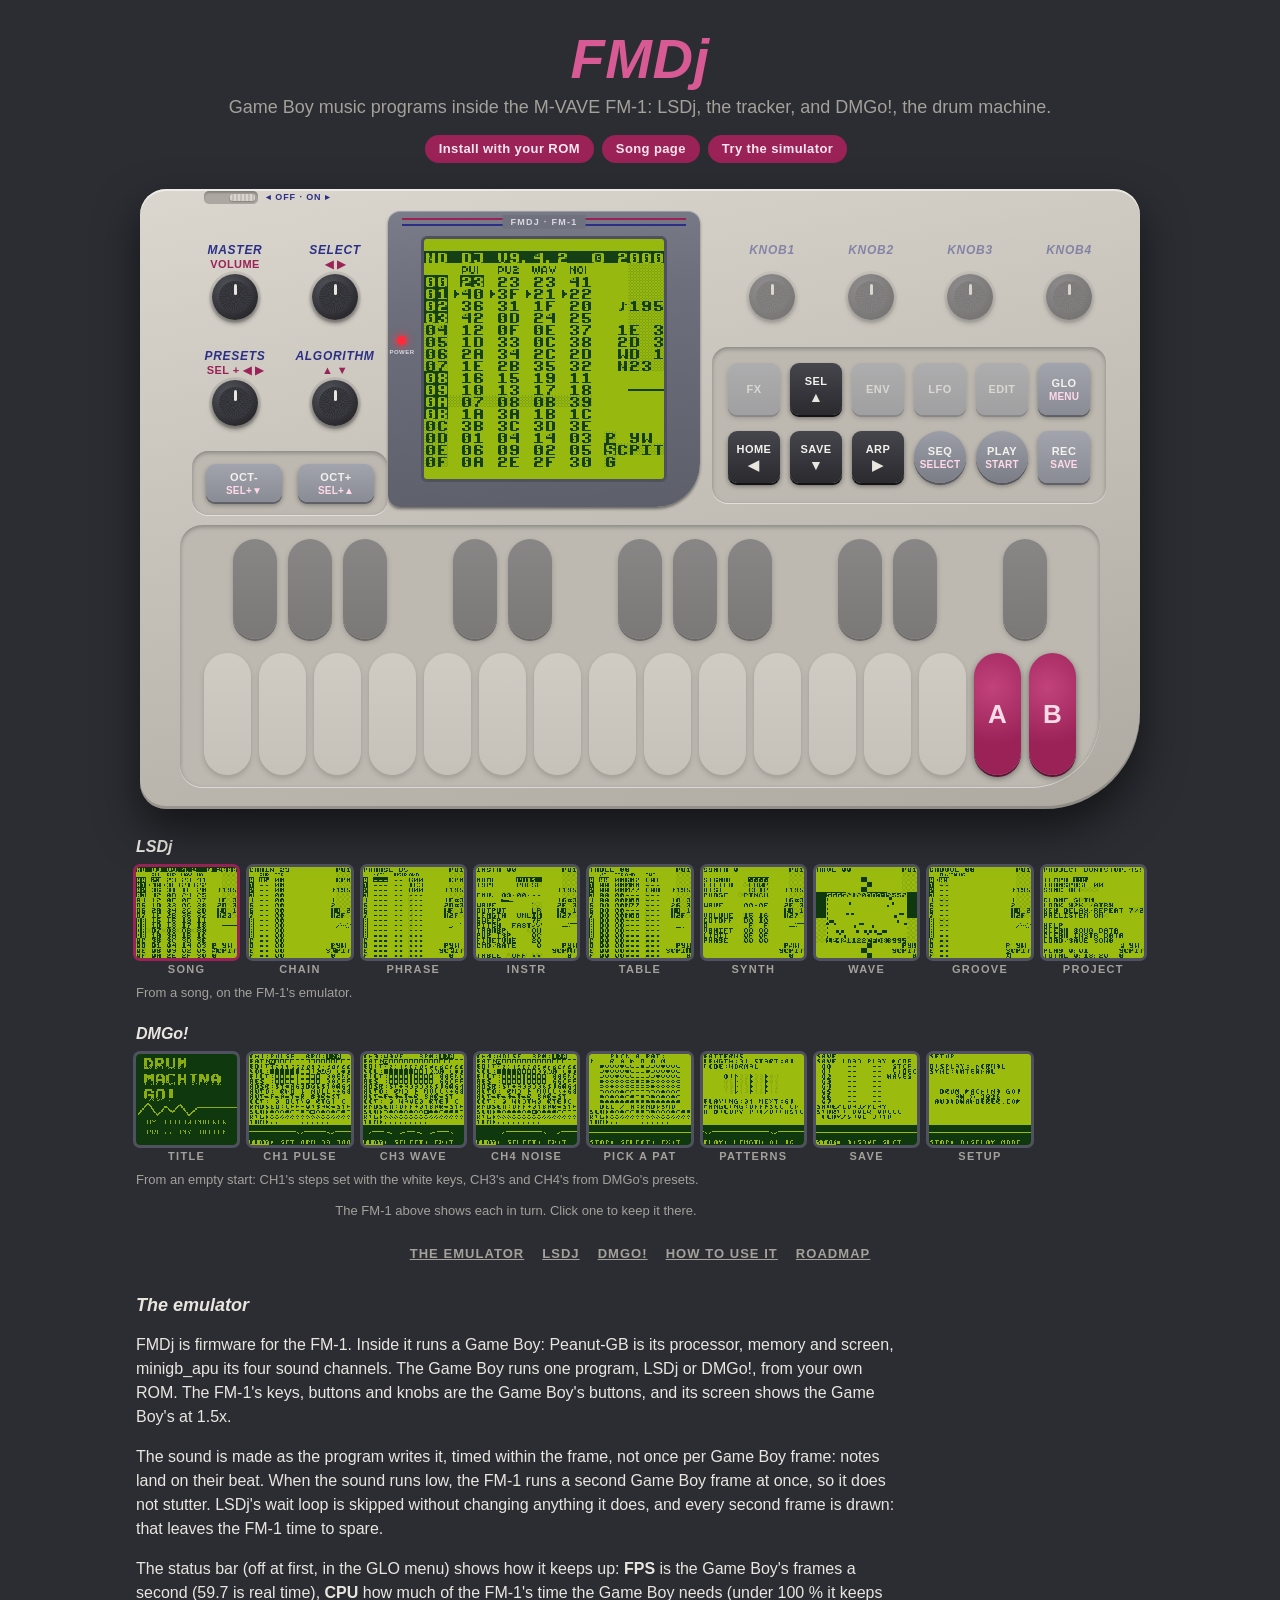
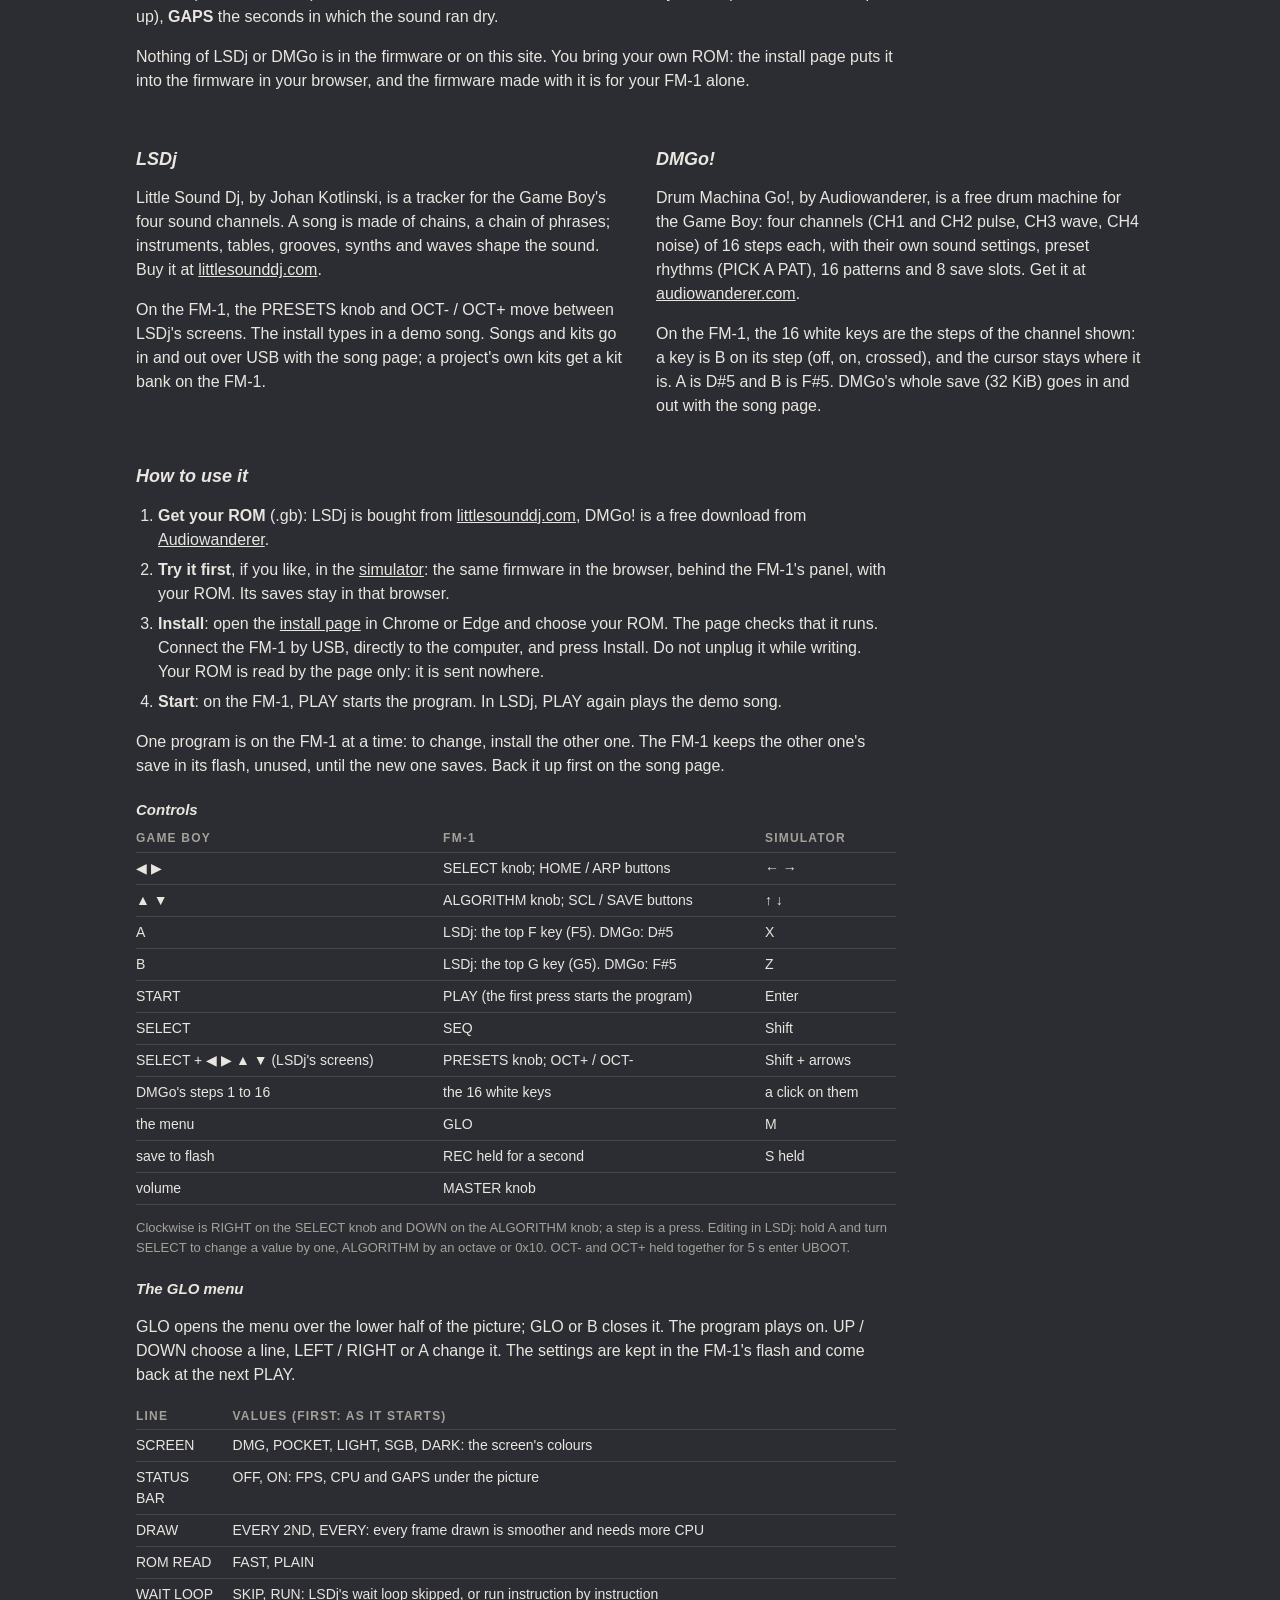
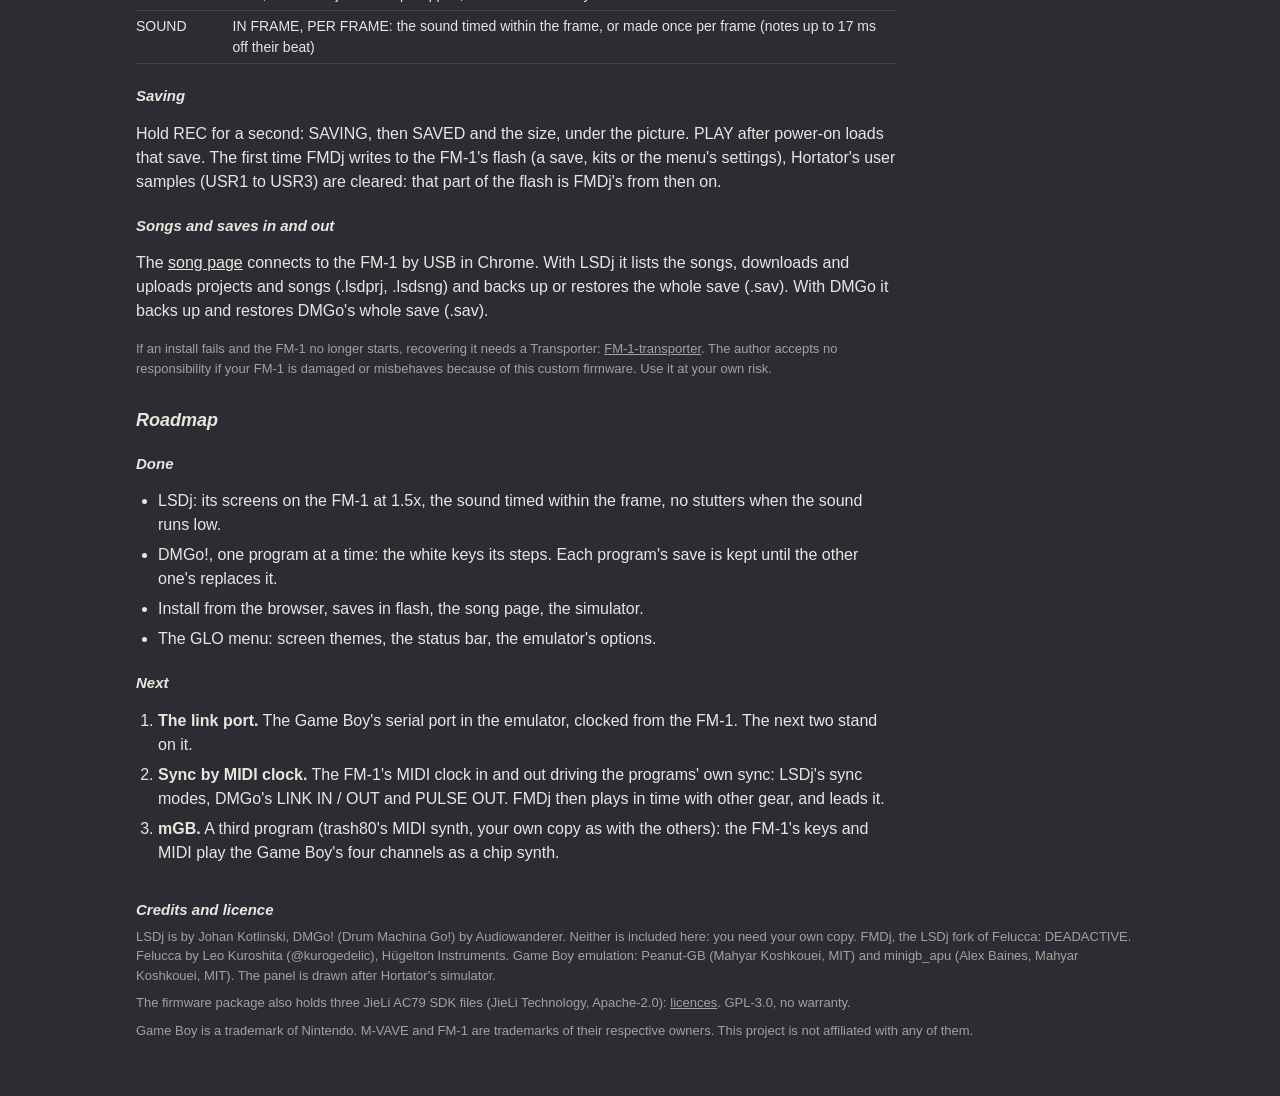
<file: index.html>
<!doctype html>
<!-- SPDX-License-Identifier: GPL-3.0-only
     LSDj fork: 2026 DEADACTIVE
     The FMDj landing page: the site's root index.html (web/make_site.py writes it, with the programs' screens, LSDj's
     and DMGo's, in place of the SHOTS mark when there are any). It lives at the site's root: its paths are from there.
     What it says comes from docs/ROADMAP.md and docs/lsdj/CONTROLS.md: keep them in step. -->
<html lang="en">
<head>
<meta charset="utf-8">
<meta name="viewport" content="width=device-width, initial-scale=1">
<title>FMDj: LSDj and DMGo! on the M-VAVE FM-1</title>
<meta name="description" content="Game Boy music programs inside the M-VAVE FM-1: LSDj, the tracker, and DMGo!, the drum machine. Your own ROM, installed from the browser.">
<link rel="stylesheet" href="webapp/lsdj-sim/sim.css">
<link rel="stylesheet" href="fmdj.css">
</head>
<body>
<main>
  <header class="hero">
    <h1><i>FMDj</i></h1>
    <p class="lead">Game Boy music programs inside the M-VAVE FM-1: LSDj, the tracker, and DMGo!, the drum machine.</p>
    <nav class="go">
      <a class="act" href="webapp/lsdj-install/">Install with your ROM</a>
      <a class="act" href="webapp/lsdj/">Song page</a>
      <a class="act" href="webapp/lsdj-sim/">Try the simulator</a>
    </nav>
  </header>

  <div class="stage"><div id="fit" class="fit"><div id="device" class="device"></div></div></div>
  <section id="shots" class="shots" aria-label="Screens">
    <div class="prog">
      <h3 id="shots-lsdj">LSDj</h3>
      <ul class="gallery" aria-labelledby="shots-lsdj">
        <li><button type="button" data-prog="LSDj" data-title="SONG" aria-pressed="false"><img src="shots/lsdj/song.png" alt="LSDj's SONG screen" width="480" height="432"></button>SONG</li>
        <li><button type="button" data-prog="LSDj" data-title="CHAIN" aria-pressed="false"><img src="shots/lsdj/chain.png" alt="LSDj's CHAIN screen" width="480" height="432"></button>CHAIN</li>
        <li><button type="button" data-prog="LSDj" data-title="PHRASE" aria-pressed="false"><img src="shots/lsdj/phrase.png" alt="LSDj's PHRASE screen" width="480" height="432"></button>PHRASE</li>
        <li><button type="button" data-prog="LSDj" data-title="INSTR" aria-pressed="false"><img src="shots/lsdj/instr.png" alt="LSDj's INSTR screen" width="480" height="432"></button>INSTR</li>
        <li><button type="button" data-prog="LSDj" data-title="TABLE" aria-pressed="false"><img src="shots/lsdj/table.png" alt="LSDj's TABLE screen" width="480" height="432"></button>TABLE</li>
        <li><button type="button" data-prog="LSDj" data-title="SYNTH" aria-pressed="false"><img src="shots/lsdj/synth.png" alt="LSDj's SYNTH screen" width="480" height="432"></button>SYNTH</li>
        <li><button type="button" data-prog="LSDj" data-title="WAVE" aria-pressed="false"><img src="shots/lsdj/wave.png" alt="LSDj's WAVE screen" width="480" height="432"></button>WAVE</li>
        <li><button type="button" data-prog="LSDj" data-title="GROOVE" aria-pressed="false"><img src="shots/lsdj/groove.png" alt="LSDj's GROOVE screen" width="480" height="432"></button>GROOVE</li>
        <li><button type="button" data-prog="LSDj" data-title="PROJECT" aria-pressed="false"><img src="shots/lsdj/project.png" alt="LSDj's PROJECT screen" width="480" height="432"></button>PROJECT</li>
      </ul>
      <p class="small">From a song, on the FM-1's emulator.</p>
    </div>
    <div class="prog">
      <h3 id="shots-dmgo">DMGo!</h3>
      <ul class="gallery" aria-labelledby="shots-dmgo">
        <li><button type="button" data-prog="DMGo" data-title="TITLE" aria-pressed="false"><img src="shots/dmgo/title.png" alt="DMGo's TITLE screen" width="480" height="432"></button>TITLE</li>
        <li><button type="button" data-prog="DMGo" data-title="CH1 PULSE" aria-pressed="false"><img src="shots/dmgo/ch1.png" alt="DMGo's CH1 PULSE screen" width="480" height="432"></button>CH1 PULSE</li>
        <li><button type="button" data-prog="DMGo" data-title="CH3 WAVE" aria-pressed="false"><img src="shots/dmgo/ch3.png" alt="DMGo's CH3 WAVE screen" width="480" height="432"></button>CH3 WAVE</li>
        <li><button type="button" data-prog="DMGo" data-title="CH4 NOISE" aria-pressed="false"><img src="shots/dmgo/ch4.png" alt="DMGo's CH4 NOISE screen" width="480" height="432"></button>CH4 NOISE</li>
        <li><button type="button" data-prog="DMGo" data-title="PICK A PAT" aria-pressed="false"><img src="shots/dmgo/pick.png" alt="DMGo's PICK A PAT screen" width="480" height="432"></button>PICK A PAT</li>
        <li><button type="button" data-prog="DMGo" data-title="PATTERNS" aria-pressed="false"><img src="shots/dmgo/patterns.png" alt="DMGo's PATTERNS screen" width="480" height="432"></button>PATTERNS</li>
        <li><button type="button" data-prog="DMGo" data-title="SAVE" aria-pressed="false"><img src="shots/dmgo/save.png" alt="DMGo's SAVE screen" width="480" height="432"></button>SAVE</li>
        <li><button type="button" data-prog="DMGo" data-title="SETUP" aria-pressed="false"><img src="shots/dmgo/setup.png" alt="DMGo's SETUP screen" width="480" height="432"></button>SETUP</li>
      </ul>
      <p class="small">From an empty start: CH1's steps set with the white keys, CH3's and CH4's from DMGo's presets.</p>
    </div>
    <p class="small">The FM-1 above shows each in turn. Click one to keep it there.</p>
  </section>

  <nav class="toc" aria-label="On this page">
    <a href="#emulator">The emulator</a> <a href="#lsdj">LSDj</a> <a href="#dmgo">DMGo!</a>
    <a href="#how">How to use it</a> <a href="#roadmap">Roadmap</a>
  </nav>

  <section id="emulator">
    <h2>The emulator</h2>
    <p>FMDj is firmware for the FM-1. Inside it runs a Game Boy: Peanut-GB is its processor, memory and screen,
      minigb_apu its four sound channels. The Game Boy runs one program, LSDj or DMGo!, from your own ROM. The FM-1's
      keys, buttons and knobs are the Game Boy's buttons, and its screen shows the Game Boy's at 1.5x.</p>
    <p>The sound is made as the program writes it, timed within the frame, not once per Game Boy frame: notes land on
      their beat. When the sound runs low, the FM-1 runs a second Game Boy frame at once, so it does not stutter.
      LSDj's wait loop is skipped without changing anything it does, and every second frame is drawn: that leaves the
      FM-1 time to spare.</p>
    <p>The status bar (off at first, in the GLO menu) shows how it keeps up: <b>FPS</b> is the Game Boy's frames a
      second (59.7 is real time), <b>CPU</b> how much of the FM-1's time the Game Boy needs (under 100 % it keeps up),
      <b>GAPS</b> the seconds in which the sound ran dry.</p>
    <p>Nothing of LSDj or DMGo is in the firmware or on this site. You bring your own ROM: the install page puts it
      into the firmware in your browser, and the firmware made with it is for your FM-1 alone.</p>
  </section>

  <div class="two">
    <section id="lsdj">
      <h2>LSDj</h2>
      <p>Little Sound Dj, by Johan Kotlinski, is a tracker for the Game Boy's four sound channels. A song is made of
        chains, a chain of phrases; instruments, tables, grooves, synths and waves shape the sound. Buy it at
        <a href="https://www.littlesounddj.com/" target="_blank" rel="noopener">littlesounddj.com</a>.</p>
      <p>On the FM-1, the PRESETS knob and OCT- / OCT+ move between LSDj's screens. The install types in a demo song.
        Songs and kits go in and out over USB with the song page; a project's own kits get a kit bank on the
        FM-1.</p>
    </section>
    <section id="dmgo">
      <h2>DMGo!</h2>
      <p>Drum Machina Go!, by Audiowanderer, is a free drum machine for the Game Boy: four channels (CH1 and CH2
        pulse, CH3 wave, CH4 noise) of 16 steps each, with their own sound settings, preset rhythms (PICK A PAT), 16
        patterns and 8 save slots. Get it at
        <a href="https://audiowanderer.com/AW/drum-machina-go-or/" target="_blank" rel="noopener">audiowanderer.com</a>.</p>
      <p>On the FM-1, the 16 white keys are the steps of the channel shown: a key is B on its step (off, on, crossed),
        and the cursor stays where it is. A is D#5 and B is F#5. DMGo's whole save (32 KiB) goes in and out with the
        song page.</p>
    </section>
  </div>

  <section id="how" class="help">
    <h2>How to use it</h2>
    <ol class="steps">
      <li><b>Get your ROM</b> (.gb): LSDj is bought from
        <a href="https://www.littlesounddj.com/" target="_blank" rel="noopener">littlesounddj.com</a>, DMGo! is a
        free download from
        <a href="https://audiowanderer.com/AW/drum-machina-go-or/" target="_blank" rel="noopener">Audiowanderer</a>.</li>
      <li><b>Try it first</b>, if you like, in the <a href="webapp/lsdj-sim/">simulator</a>: the same firmware in the
        browser, behind the FM-1's panel, with your ROM. Its saves stay in that browser.</li>
      <li><b>Install</b>: open the <a href="webapp/lsdj-install/">install page</a> in Chrome or Edge and choose your
        ROM. The page checks that it runs. Connect the FM-1 by USB, directly to the computer, and press Install. Do not
        unplug it while writing. Your ROM is read by the page only: it is sent nowhere.</li>
      <li><b>Start</b>: on the FM-1, PLAY starts the program. In LSDj, PLAY again plays the demo song.</li>
    </ol>
    <p>One program is on the FM-1 at a time: to change, install the other one. The FM-1 keeps the other one's save in
      its flash, unused, until the new one saves. Back it up first on the song page.</p>

    <h3>Controls</h3>
    <div class="wide">
    <table>
      <tr><th>Game Boy</th><th>FM-1</th><th>Simulator</th></tr>
      <tr><td>◀ ▶</td><td>SELECT knob; HOME / ARP buttons</td><td>← →</td></tr>
      <tr><td>▲ ▼</td><td>ALGORITHM knob; SCL / SAVE buttons</td><td>↑ ↓</td></tr>
      <tr><td>A</td><td>LSDj: the top F key (F5). DMGo: D#5</td><td>X</td></tr>
      <tr><td>B</td><td>LSDj: the top G key (G5). DMGo: F#5</td><td>Z</td></tr>
      <tr><td>START</td><td>PLAY (the first press starts the program)</td><td>Enter</td></tr>
      <tr><td>SELECT</td><td>SEQ</td><td>Shift</td></tr>
      <tr><td>SELECT + ◀ ▶ ▲ ▼ (LSDj's screens)</td><td>PRESETS knob; OCT+ / OCT-</td><td>Shift + arrows</td></tr>
      <tr><td>DMGo's steps 1 to 16</td><td>the 16 white keys</td><td>a click on them</td></tr>
      <tr><td>the menu</td><td>GLO</td><td>M</td></tr>
      <tr><td>save to flash</td><td>REC held for a second</td><td>S held</td></tr>
      <tr><td>volume</td><td>MASTER knob</td><td></td></tr>
    </table>
    </div>
    <p class="small">Clockwise is RIGHT on the SELECT knob and DOWN on the ALGORITHM knob; a step is a press. Editing
      in LSDj: hold A and turn SELECT to change a value by one, ALGORITHM by an octave or 0x10. OCT- and OCT+ held
      together for 5 s enter UBOOT.</p>

    <h3>The GLO menu</h3>
    <p>GLO opens the menu over the lower half of the picture; GLO or B closes it. The program plays on. UP / DOWN
      choose a line, LEFT / RIGHT or A change it. The settings are kept in the FM-1's flash and come back at the next
      PLAY.</p>
    <div class="wide">
    <table>
      <tr><th>Line</th><th>Values (first: as it starts)</th></tr>
      <tr><td>SCREEN</td><td>DMG, POCKET, LIGHT, SGB, DARK: the screen's colours</td></tr>
      <tr><td>STATUS BAR</td><td>OFF, ON: FPS, CPU and GAPS under the picture</td></tr>
      <tr><td>DRAW</td><td>EVERY 2ND, EVERY: every frame drawn is smoother and needs more CPU</td></tr>
      <tr><td>ROM READ</td><td>FAST, PLAIN</td></tr>
      <tr><td>WAIT LOOP</td><td>SKIP, RUN: LSDj's wait loop skipped, or run instruction by instruction</td></tr>
      <tr><td>SOUND</td><td>IN FRAME, PER FRAME: the sound timed within the frame, or made once per frame (notes up
        to 17 ms off their beat)</td></tr>
    </table>
    </div>

    <h3>Saving</h3>
    <p>Hold REC for a second: SAVING, then SAVED and the size, under the picture. PLAY after power-on loads that save.
      The first time FMDj writes to the FM-1's flash (a save, kits or the menu's settings), Hortator's user samples
      (USR1 to USR3) are cleared: that part of the flash is FMDj's from then on.</p>

    <h3>Songs and saves in and out</h3>
    <p>The <a href="webapp/lsdj/">song page</a> connects to the FM-1 by USB in Chrome. With LSDj it lists the songs,
      downloads and uploads projects and songs (.lsdprj, .lsdsng) and backs up or restores the whole save (.sav).
      With DMGo it backs up and restores DMGo's whole save (.sav).</p>

    <p class="small">If an install fails and the FM-1 no longer starts, recovering it needs a Transporter:
      <a href="https://github.com/kurogedelic/FM-1-transporter" target="_blank" rel="noopener">FM-1-transporter</a>.
      The author accepts no responsibility if your FM-1 is damaged or misbehaves because of this custom firmware.
      Use it at your own risk.</p>
  </section>

  <section id="roadmap">
    <h2>Roadmap</h2>
    <h3>Done</h3>
    <ul class="steps">
      <li>LSDj: its screens on the FM-1 at 1.5x, the sound timed within the frame, no stutters when the sound runs
        low.</li>
      <li>DMGo!, one program at a time: the white keys its steps. Each program's save is kept until the other one's
        replaces it.</li>
      <li>Install from the browser, saves in flash, the song page, the simulator.</li>
      <li>The GLO menu: screen themes, the status bar, the emulator's options.</li>
    </ul>
    <h3>Next</h3>
    <ol class="steps">
      <li><b>The link port.</b> The Game Boy's serial port in the emulator, clocked from the FM-1. The next two stand
        on it.</li>
      <li><b>Sync by MIDI clock.</b> The FM-1's MIDI clock in and out driving the programs' own sync: LSDj's sync
        modes, DMGo's LINK IN / OUT and PULSE OUT. FMDj then plays in time with other gear, and leads it.</li>
      <li><b>mGB.</b> A third program (trash80's MIDI synth, your own copy as with the others): the FM-1's keys and
        MIDI play the Game Boy's four channels as a chip synth.</li>
    </ol>
  </section>

  <footer class="small">
    <h2>Credits and licence</h2>
    <p>LSDj is by Johan Kotlinski, DMGo! (Drum Machina Go!) by Audiowanderer. Neither is included here: you need
      your own copy. FMDj, the LSDj fork of Felucca: DEADACTIVE. Felucca by Leo Kuroshita (@kurogedelic), Hügelton
      Instruments. Game Boy emulation: Peanut-GB (Mahyar Koshkouei, MIT) and minigb_apu (Alex Baines, Mahyar
      Koshkouei, MIT). The panel is drawn after Hortator's simulator.</p>
    <p>The firmware package also holds three JieLi AC79 SDK files (JieLi Technology, Apache-2.0):
      <a href="firmware/LICENSES/">licences</a>. GPL-3.0, no warranty.</p>
    <p>Game Boy is a trademark of Nintendo. M-VAVE and FM-1 are trademarks of their respective owners. This project is not
      affiliated with any of them.</p>
  </footer>
</main>
<script type="module" src="fmdj.js"></script>
</body>
</html>
</file>
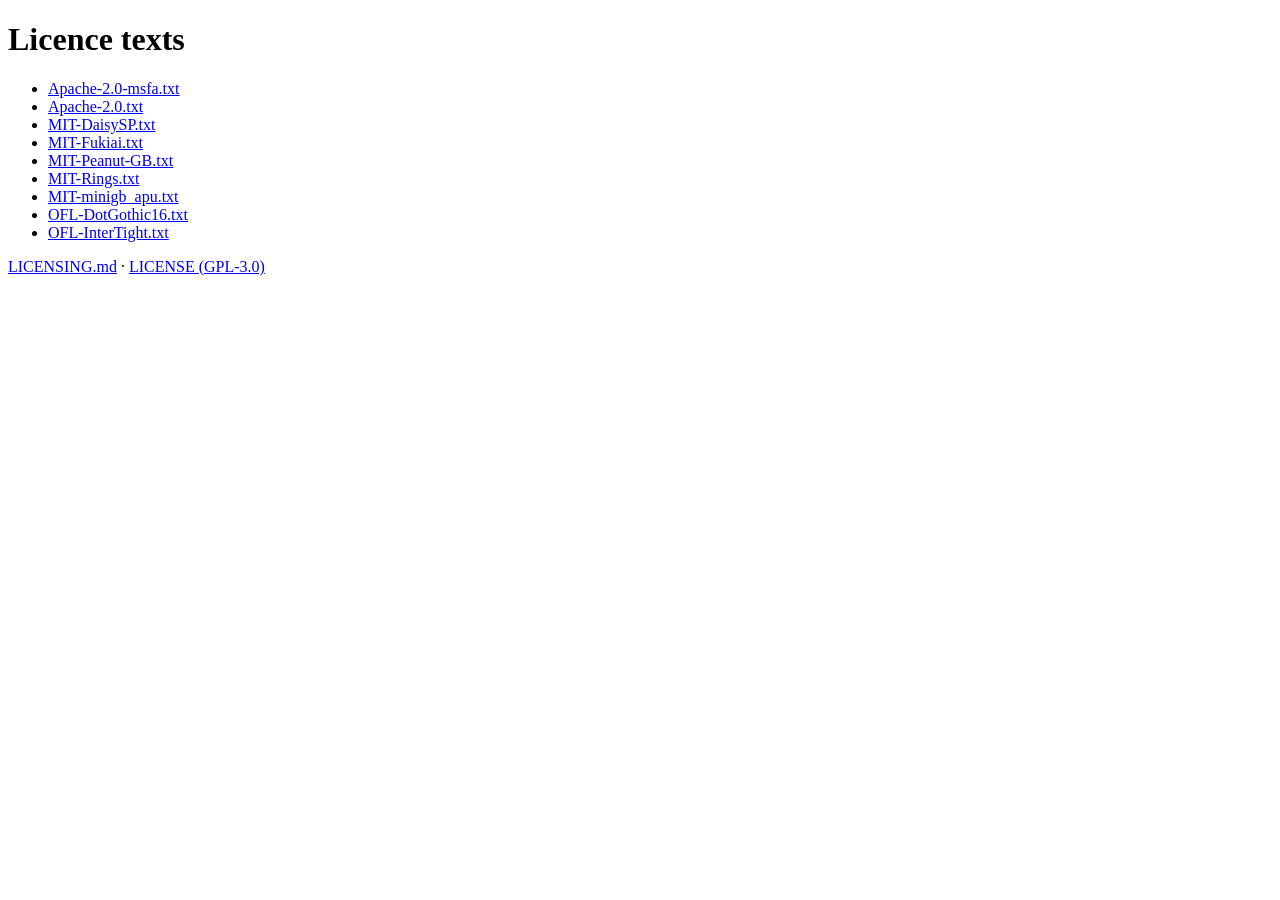
<file: firmware/LICENSES/index.html>
<!doctype html><meta charset="utf-8"><title>Felucca licences</title><h1>Licence texts</h1><ul><li><a href="Apache-2.0-msfa.txt">Apache-2.0-msfa.txt</a></li><li><a href="Apache-2.0.txt">Apache-2.0.txt</a></li><li><a href="MIT-DaisySP.txt">MIT-DaisySP.txt</a></li><li><a href="MIT-Fukiai.txt">MIT-Fukiai.txt</a></li><li><a href="MIT-Peanut-GB.txt">MIT-Peanut-GB.txt</a></li><li><a href="MIT-Rings.txt">MIT-Rings.txt</a></li><li><a href="MIT-minigb_apu.txt">MIT-minigb_apu.txt</a></li><li><a href="OFL-DotGothic16.txt">OFL-DotGothic16.txt</a></li><li><a href="OFL-InterTight.txt">OFL-InterTight.txt</a></li></ul><p><a href="../LICENSING.md">LICENSING.md</a> · <a href="../LICENSE">LICENSE (GPL-3.0)</a></p>
</file>
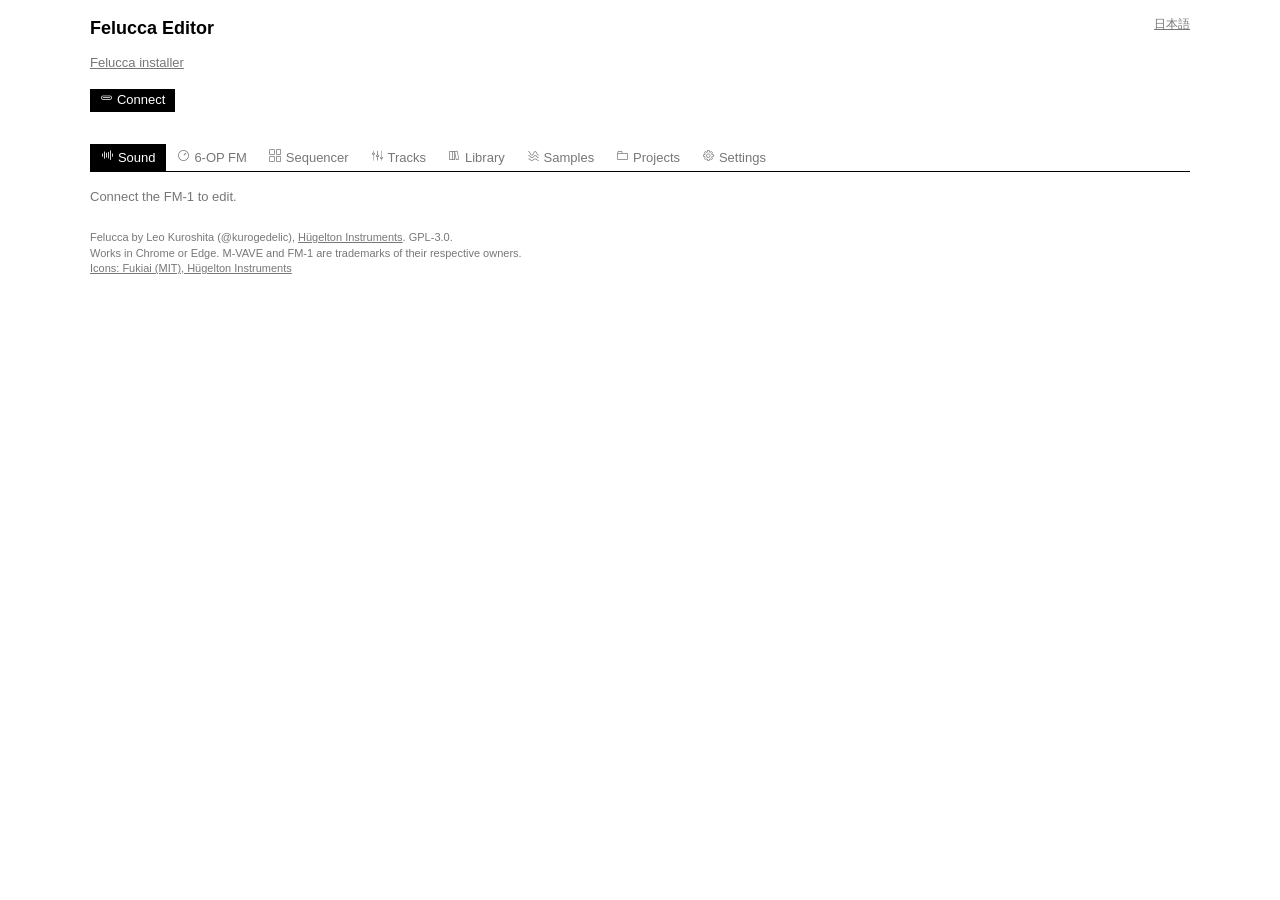
<file: webapp/editor/index.html>
<!doctype html>
<!-- SPDX-License-Identifier: GPL-3.0-only
     Copyright (C) 2026 Leo Kuroshita (@kurogedelic), Hügelton Instruments -->
<!-- Sample input recording and waveform trimming adapted from Andrea (@andreahaku), PR #29.
     Felucca web editor. One file, no libraries. Protocol: EDITOR_PROTOCOL.md.
     Add ?mock=1 to the URL to use a built-in simulated device. -->
<html lang="ja">
<head>
<meta charset="utf-8">
<meta name="viewport" content="width=device-width, initial-scale=1">
<title>Felucca Editor</title>
<style>
  /* Fukiai: Hügelton Instruments' icon font (MIT, FUKIAI-LICENSE.txt). Icons are text in .ic spans;
     they stay hidden until the face has loaded (html.fk), so a missing font never shows boxes. */
  @font-face { font-family: "Fukiai"; src: url("fukiai.ttf") format("truetype"); font-display: block; unicode-range: U+EA00-EB09; }
  :root { --bg: #fff; --fg: #000; --dim: #777; --line: #ccc; }
  @media (prefers-color-scheme: dark) {
    :root:not([data-theme="light"]) { --bg: #000; --fg: #fff; --dim: #888; --line: #444; }
  }
  :root[data-theme="dark"] { --bg: #000; --fg: #fff; --dim: #888; --line: #444; }
  html { color-scheme: light dark; }
  body { margin: 0; background: var(--bg); color: var(--fg);
         font: 13px/1.4 -apple-system, BlinkMacSystemFont, "Helvetica Neue", Arial, sans-serif;
         font-variant-numeric: tabular-nums; }
  main { max-width: 1100px; margin: 0 auto; padding: 16px; }
  h1 { font-size: 18px; font-weight: 600; margin: 0 0 8px; }
  h2 { font-size: 13px; font-weight: 600; margin: 0 0 4px; padding-bottom: 2px; border-bottom: 1px solid var(--fg); }
  h3 { font-size: 11px; font-weight: 400; color: var(--dim); margin: 4px 0 0; }
  a { color: inherit; }
  .lang { float: right; font-size: 12px; color: var(--dim); text-decoration: underline; background: none; padding: 0; }
  button { font: inherit; background: var(--fg); color: var(--bg); border: 0; padding: 2px 10px; cursor: pointer; }
  button:disabled { opacity: .3; cursor: default; }
  button.lang { color: var(--dim); background: none; }
  select, input[type=text], input[type=number], input[type=search] {
    font: inherit; color: var(--fg); background: var(--bg); border: 1px solid var(--line); padding: 1px 3px; border-radius: 0; }
  input[type=range] { width: 100%; margin: 0; accent-color: var(--fg); }
  input[type=checkbox] { accent-color: var(--fg); margin: 0; }
  .bar { display: flex; flex-wrap: wrap; gap: 6px 12px; align-items: center; margin: 0 0 8px; }
  .dim { color: var(--dim); }
  #status { min-height: 1.4em; }
  section { margin: 12px 0; }
  .groups { columns: 250px; column-gap: 20px; }
  .group { break-inside: avoid; margin: 0 0 12px; }
  .row { display: grid; grid-template-columns: 46px 1fr 70px; gap: 6px; align-items: center; min-height: 22px; }
  .row .v { text-align: right; white-space: nowrap; }
  .row select { width: 100%; }
  .browser { display: flex; flex-wrap: wrap; gap: 12px; align-items: flex-start; }
  .browser select[size] { min-width: 150px; }
  .slots { display: grid; grid-template-columns: auto auto auto auto; gap: 3px 8px; align-items: center; justify-content: start; }
  table { border-collapse: collapse; }
  th { font-weight: 400; color: var(--dim); text-align: left; padding: 0 6px 2px 0; }
  td { padding: 1px 6px 1px 0; }
  td.i { color: var(--dim); text-align: right; }
  #steps input[type=text] { width: 120px; }
  #steps input[type=number] { width: 48px; }
  #steps .bad { outline: 1px solid var(--fg); text-decoration: underline wavy; }
  .fm6ops { overflow-x: auto; }
  .fm6ops td, .fm6ops th { padding: 0 2px; }
  input.fm6n { width: 3.2em; }
  #steps tr.off td { color: var(--dim); }
  .stepcols { columns: 470px; column-gap: 24px; }
  .stepcols table { break-inside: avoid; }
  @media (max-width: 600px) {
    .stepcols { columns: auto; overflow-x: auto; }
    #steps input[type=text] { width: 84px; }
    #steps input[type=number] { width: 42px; }
    #steps th, #steps td { padding-right: 3px; }
  }
  .smp { margin: 0 0 14px; padding: 6px 0 0; border-top: 1px solid var(--line); }
  .smp.over { outline: 1px solid var(--fg); outline-offset: 2px; }
  .smp .head { display: flex; flex-wrap: wrap; gap: 4px 12px; align-items: center; }
  .smp .head b { font-weight: 600; min-width: 40px; }
  .smp canvas.trim { width: 100%; height: 56px; display: block; touch-action: none; cursor: ew-resize; }
  .smp progress.rec { width: 120px; }
  .smp progress { width: 160px; height: 6px; accent-color: var(--fg); }
  .smp table { margin: 4px 0; }
  .smp input.name { width: 80px; text-transform: uppercase; }
  .smp input.root { width: 48px; }
  .smp .bad { text-decoration: underline wavy; }
  footer { margin-top: 24px; font-size: 11px; color: var(--dim); }
  .row.pushed .v { font-weight: 600; }
  .row.modrow { grid-template-columns: 16px 1fr 1fr 1fr 52px; }
  /* librarian: local library and the device's user bank side by side, stacked on a phone */
  .libcols { display: grid; grid-template-columns: repeat(auto-fit, minmax(min(100%, 340px), 1fr)); gap: 8px 24px; margin-top: 6px; }
  .libcols > div { min-width: 0; }
  .libcols .bar input[type=search] { flex: 1 1 120px; min-width: 0; }
  .list { height: 260px; overflow: auto; border: 1px solid var(--line); resize: vertical; }
  .list table { width: 100%; table-layout: fixed; }
  .list th { position: sticky; top: 0; background: var(--bg); padding: 1px 6px; }
  .list td { padding: 1px 6px; white-space: nowrap; overflow: hidden; text-overflow: ellipsis; }
  .list tr[data-id], .list tr[data-slot] { cursor: pointer; }
  .list tr.sel td { background: var(--fg); color: var(--bg); }
  .list tr.empty td { color: var(--dim); }
  .list tr.over td { outline: 1px dashed var(--fg); outline-offset: -1px; }
  .list.over { outline: 1px solid var(--fg); }
  .list .none { padding: 6px; color: var(--dim); }
  .list col.n { width: 40px; } .list col.e { width: 72px; } .list col.d { width: 78px; }
  .ic { font-family: "Fukiai"; font-style: normal; font-weight: 400; font-synthesis: none; line-height: 1; margin-right: .3em; }
  html:not(.fk) .ic { display: none; }
  /* wave choices: a page-drawn picker so the options can carry an icon (Chrome 135+); native menus get words only */
  @supports (appearance: base-select) {
    select.wave, select.wave::picker(select) { appearance: base-select; }
    select.wave { padding: 1px 3px; min-block-size: 0; border: 1px solid var(--line); border-radius: 0; background: var(--bg); color: var(--fg); }
    select.wave > button { font: inherit; background: none; color: inherit; padding: 0; text-align: start; }
    select.wave::picker(select) { border: 1px solid var(--line); background: var(--bg); color: var(--fg); padding: 0; }
    select.wave option { padding: 1px 6px; min-block-size: 0; }
    select.wave option:checked { font-weight: 600; }
    select.wave option:hover, select.wave option:focus-visible { background: var(--fg); color: var(--bg); }
    select.wave option::checkmark { display: none; }
  }
  /* tabs: a wrapping row of plain buttons, the open one inverted; header stays at the top on wide screens */
  .top { position: sticky; top: 0; z-index: 5; background: var(--bg); padding: 4px 0 0; }
  @media (max-width: 600px) { .top { position: static; } }
  .tabs { display: flex; flex-wrap: wrap; gap: 0; border-bottom: 1px solid var(--fg); margin: 6px 0 0; }
  .tabs button { background: none; color: var(--dim); padding: 4px 10px; border: 1px solid transparent; border-bottom: 0; white-space: nowrap; }
  .tabs button:hover { color: var(--fg); }
  .tabs button[aria-selected="true"] { background: var(--fg); color: var(--bg); }
  .trackbar { display: flex; flex-wrap: wrap; gap: 4px 8px; align-items: center; padding: 6px 0; border-bottom: 1px solid var(--line); }
  .seg { display: inline-flex; flex-wrap: wrap; }
  .seg button, button.tog { background: var(--bg); color: var(--fg); border: 1px solid var(--fg); padding: 1px 10px; }
  .seg button + button { border-left: 0; }
  .seg button[aria-pressed="true"], button.tog[aria-pressed="true"] { background: var(--fg); color: var(--bg); }
  .panel { margin: 12px 0; }
  .hint { margin: 16px 0; color: var(--dim); }
  /* sequencer: a step grid over the selected track (16 per row, 8 on a phone) */
  .grid { display: grid; grid-template-columns: repeat(16, minmax(0, 1fr)); gap: 2px; margin: 6px 0 12px; }
  @media (max-width: 600px) { .grid { grid-template-columns: repeat(8, minmax(0, 1fr)); } }
  .grid button { background: var(--bg); color: var(--fg); border: 1px solid var(--line); padding: 2px; min-width: 0; height: 52px;
                 display: flex; flex-direction: column; justify-content: flex-start; gap: 1px; text-align: left; overflow: hidden; font-size: 10px; line-height: 1.15; }
  .grid button .n { color: var(--dim); }
  .grid button .x { overflow: hidden; overflow-wrap: anywhere; flex: 1; }
  .grid button.on { background: var(--fg); color: var(--bg); border-color: var(--fg); }
  .grid button.on .n { color: inherit; opacity: .6; }
  .grid button.acc .x { font-weight: 700; }
  .grid button.tie { border-style: dashed; border-color: var(--fg); }
  .grid button.beat { border-left-color: var(--fg); }
  #steps tr.hl td { outline: 1px solid var(--fg); }
  /* mixer: four channel strips as on the device's TRACKS page */
  .mixer { display: grid; grid-template-columns: repeat(4, minmax(0, 1fr)); gap: 8px; max-width: 640px; margin: 6px 0; }
  .strip { border: 1px solid var(--line); padding: 6px 4px; display: flex; flex-direction: column; align-items: center; gap: 6px; min-width: 0; }
  .strip.sel { border-color: var(--fg); box-shadow: inset 0 0 0 1px var(--fg); }
  .strip .num { font-size: 18px; font-weight: 600; line-height: 1; }
  .strip .snd { font-size: 11px; line-height: 1.3; width: 100%; text-align: center; overflow-wrap: anywhere; min-height: 2.6em; }
  .strip .rec { font-size: 11px; color: var(--dim); }
  .strip .rec.on { color: var(--fg); font-weight: 600; }
  .strip .rec:not(.on) .ic { visibility: hidden; }
  .strip input.fader { writing-mode: vertical-lr; direction: rtl; width: 28px; height: 150px; }
  .strip .v { font-size: 11px; white-space: nowrap; }
  .strip .pan { width: 100%; }
  .strip.muted .fader, .strip.muted .lv { opacity: .35; }
  .strip button { width: 100%; padding: 1px 2px; white-space: nowrap; overflow: hidden; text-overflow: ellipsis; }
  .strip button.selb:disabled { opacity: 1; background: none; color: var(--dim); }
  #sysinfo th { padding-right: 16px; }
  [hidden] { display: none !important; }
</style>
</head>
<body>
<main>
  <button class="lang" id="lang"></button>
  <h1>Felucca Editor</h1>
  <p class="dim"><a href="../installer/" style="color:inherit" data-t="installer"></a></p>
  <!-- always visible: connection, version, sync mode, the tabs and (Sound / Sequencer / Tracks) the track selector -->
  <header class="top">
    <div class="bar">
      <button id="connect" data-t="connect" data-ic="port_usb_c"></button>
      <span id="version" class="dim"></span>
      <span id="live" class="dim"></span>
      <span id="mock" class="dim" hidden data-t="mock"></span>
    </div>
    <div id="status"></div>
    <nav class="tabs" id="tabs" role="tablist">
      <button role="tab" data-tab="sound" data-t="sound" data-ic="symbol_audio"></button>
      <button role="tab" data-tab="fm6" data-t="tabFm6" data-ic="ui_knob"></button>
      <button role="tab" data-tab="sequencer" data-t="tabSeq" data-ic="symbol_grid"></button>
      <button role="tab" data-tab="tracks" data-t="tabTracks" data-ic="ui_slider_vertical"></button>
      <button role="tab" data-tab="library" data-t="library" data-ic="symbol_books"></button>
      <button role="tab" data-tab="samples" data-t="samples" data-ic="symbol_waves"></button>
      <button role="tab" data-tab="projects" data-t="projects" data-ic="symbol_folder"></button>
      <button role="tab" data-tab="settings" data-t="tabSettings" data-ic="symbol_cog"></button>
    </nav>
    <div class="trackbar" id="trackbar" hidden><span class="dim" data-t="track"></span><span class="seg" id="trackbtns" role="group"></span></div>
  </header>
  <p class="hint" id="hint" hidden></p>

  <section class="panel" id="p-sound" data-tab="sound" data-dev hidden>
    <div class="browser" id="browser">
      <label><span data-t="engine"></span><br><select id="engine"></select></label>
      <label><span data-t="presets"></span><br><select id="preset" size="8"></select></label>
      <div>
        <p class="bar"><button id="init" data-t="initSound"></button>
          <button id="factlib" data-t="factoryToLib" data-ic="symbol_folder"></button></p>
        <p class="bar"><button id="savefile" data-t="saveFile" data-ic="symbol_download"></button>
          <button id="loadfile" data-t="loadFile" data-ic="symbol_upload"></button>
          <input type="file" id="file" accept=".json,application/json" hidden></p>
      </div>
    </div>
    <p class="dim" id="ctlhelp" data-t="ctlHelp"></p>
    <div class="groups" id="groups"></div>
  </section>

  <section class="panel" id="p-fm6" data-tab="fm6" data-dev hidden>
    <p class="dim" data-t="fm6Help"></p>
    <div class="group">
      <h2 data-t="fm6Source" data-ic="symbol_folder"></h2>
      <p class="bar"><label><span data-t="track"></span> <select id="fm6trk"></select></label>
        <button id="fm6read" data-t="fm6ReadBtn"></button> <button id="fm6send" data-t="fm6SendBtn"></button>
        <label><input type="checkbox" id="fm6live"> <span data-t="fm6Live"></span></label></p>
      <p class="bar"><button id="fm6import" data-t="fm6Import" data-ic="symbol_upload"></button>
        <input type="file" id="fm6file" accept=".syx,.SYX,.bin,application/octet-stream" hidden>
        <button id="fm6export" data-t="fm6Export" data-ic="symbol_download"></button>
        <button id="fm6init" data-t="fm6Init"></button></p>
      <div id="fm6imported"></div>
      <p class="bar"><label><span data-t="fm6Factories"></span> <select id="fm6slot"></select></label>
        <button id="fm6load" data-t="load"></button></p>
      <p class="dim" id="fm6keep" data-t="fm6Keep"></p>
    </div>
    <div class="group">
      <h2 data-t="fm6Voice" data-ic="ui_knob"></h2>
      <div id="fm6voice"></div>
    </div>
    <div class="group">
      <h2 data-t="fm6Ops" data-ic="function_env_adsr_exp"></h2>
      <div id="fm6ops"></div>
    </div>
  </section>

  <section class="panel" id="p-sequencer" data-tab="sequencer" data-dev hidden>
    <div class="groups" id="seqgroups"></div>
    <div id="steps">
      <h2 data-t="steps" data-ic="note_eight"></h2>
      <p class="bar"><button id="reloadsteps" data-t="reload" data-ic="control_arrow_loop"></button>
        <button id="clearseq" data-t="clearSeq" data-ic="symbol_trash"></button>
        <span class="dim" id="noteshelp"></span></p>
      <div class="grid" id="stepgrid"></div>
      <div class="stepcols" id="steptables"></div>
    </div>
    <div id="motion-panel" hidden style="margin-top:16px">
      <h2 data-t="motion"></h2>
      <p class="bar"><label><input id="motion-on" type="checkbox"> <span data-t="motionOn"></span></label>
        <button id="motion-clear" data-t="motionClear"></button><span id="motion-count" class="dim"></span></p>
      <table id="motion-rows"></table>
    </div>
  </section>

  <section class="panel" id="p-tracks" data-tab="tracks" data-dev hidden>
    <h2 data-t="mixer" data-ic="ui_slider_vertical"></h2>
    <div class="mixer" id="mixer"></div>
    <p class="dim" data-t="mixHelp"></p>
  </section>

  <!-- works without a device too (the device bank shows while connected) -->
  <section class="panel" id="p-library" data-tab="library" hidden>
    <div class="group" id="device-presets" hidden>
      <h2 data-t="devicePresets"></h2>
      <p class="dim" data-t="deviceFavHelp"></p>
      <label><span data-t="deviceList"></span> <select id="device-filter"></select></label>
      <div class="list" id="device-preset-list" style="margin-top:8px"></div>
    </div>
    <div class="libcols" id="libsec">
      <div id="libpane">
        <h2 data-t="library" data-ic="symbol_books"></h2>
        <div class="bar">
          <input type="search" id="libq" spellcheck="false">
          <select id="libeng"></select>
          <select id="libtag"></select>
          <select id="libsort"></select>
        </div>
        <div class="list" id="liblist"></div>
        <p class="bar" style="margin-top:6px">
          <button id="libaud" data-t="audition" data-ic="symbol_audio"></button>
          <button id="libput" data-t="toSlot" data-ic="symbol_upload"></button>
          <button id="libren" data-t="rename"></button>
          <button id="libtags" data-t="tags"></button>
          <button id="libdup" data-t="duplicate"></button>
          <button id="libdel" data-t="delete" data-ic="symbol_trash"></button>
          <button id="libexp1" data-t="exportPatch" data-ic="symbol_download"></button>
        </p>
        <p class="bar">
          <button id="libsave" data-t="saveToLib" data-ic="port_disk"></button>
          <button id="libimport" data-t="import" data-ic="symbol_upload"></button>
          <button id="libexport" data-t="exportLib" data-ic="symbol_download"></button>
          <input type="file" id="libfile" accept=".json,application/json" multiple hidden>
          <span class="dim" id="libcount"></span>
        </p>
      </div>
      <div>
        <h2 data-t="bank" data-ic="port_disk"></h2>
        <p class="dim" id="bankhint"></p>
        <div id="bankpane" hidden>
          <div class="bar"><b id="bankhead"></b></div>
          <div class="list" id="banklist"></div>
          <p class="bar" style="margin-top:6px">
            <button id="bkload" data-t="bankLoad" data-ic="symbol_folder_open"></button>
            <button id="bkstore" data-t="bankStore" data-ic="port_disk"></button>
            <button id="bkget" data-t="bankGet" data-ic="symbol_download"></button>
            <button id="bkerase" data-t="erase" data-ic="symbol_trash"></button>
          </p>
          <p class="bar">
            <button id="bkrefresh" data-t="reload" data-ic="control_arrow_loop"></button>
            <button id="bkexport" data-t="exportBank" data-ic="symbol_download"></button>
            <span class="dim" data-t="dndHelp"></span>
          </p>
        </div>
      </div>
    </div>
  </section>

  <section class="panel" id="p-samples" data-tab="samples" data-dev hidden>
    <h2 data-t="samples" data-ic="symbol_waves"></h2>
    <p class="dim" data-t="smpHelp"></p>
    <div id="smpslots"></div>
  </section>

  <section class="panel" id="p-projects" data-tab="projects" data-dev hidden>
    <h2 data-t="projects" data-ic="symbol_folder"></h2>
    <p class="dim" data-t="projHelp"></p>
    <div class="slots" id="slots"></div>
    <div id="backup-panel" style="margin-top:16px">
      <h2 data-t="backupTitle"></h2>
      <p class="bar"><button id="backup-export" data-t="backupExport"></button>
        <button id="backup-import" data-t="backupImport"></button><input id="backup-file" type="file" accept=".json,application/json" hidden></p>
      <p class="dim" id="backup-help"></p>
    </div>
    <div class="group" id="songchain" hidden style="margin-top:16px">
      <h2 data-t="songTitle"></h2>
      <p class="dim" data-t="songHelp"></p>
      <p class="bar"><button id="songplay"></button><button id="songadd" data-t="songAdd"></button>
        <button id="songremove" data-t="songRemove"></button><span id="songstatus" aria-live="polite"></span></p>
      <div id="songrows"></div>
    </div>
  </section>

  <section class="panel" id="p-settings" data-tab="settings" data-dev hidden>
    <div class="groups" id="setgroups"></div>
    <div class="group" id="device-display" hidden style="margin-top:12px">
      <h2 data-t="deviceDisplay"></h2>
      <p class="dim" data-t="deviceDisplayHelp"></p>
      <div id="device-display-controls"></div>
    </div>
    <div class="group" style="margin-top:12px">
      <h2 data-t="system" data-ic="symbol_cog"></h2>
      <table id="sysinfo"></table>
    </div>
  </section>

  <footer>Felucca by Leo Kuroshita (@kurogedelic), <a href="https://hugelton.com" target="_blank" rel="noopener">Hügelton Instruments</a>. GPL-3.0.<br>
    <span data-t="foot"></span> M-VAVE and FM-1 are trademarks of their respective owners.<br>
    <a href="FUKIAI-LICENSE.txt" data-t="iconsCredit"></a></footer>
</main>
<script>
"use strict";
/*PROTO-BEGIN*/
/* ---------------------------------------------------------------- protocol --- */
const HDR = [0x7D, 0x46, 0x4C];
const CMD = { INFO: 1, GET: 2, SET: 3, DUMP: 4, DESC: 5, STEP_GET: 6, STEP_SET: 7, PRESET: 8, PROJECT: 9, NAMES: 10,
  SMP_BEGIN: 11, SMP_WRITE: 12, SMP_END: 13, SMP_ERASE: 14, SMP_INFO: 15,
  UP_LIST: 16, UP_GET: 17, UP_PUT: 18, UP_STORE: 19, UP_LOAD: 20, UP_ERASE: 21,
  WATCH: 22, CHANGED: 23, RELOAD: 24, PING: 25, STEP_CHANGED: 26,
  TRACK: 27, TRACK_MIX: 28, TRACK_DUMP: 29, TRACK_STEP: 30,
  TRACK_PARAM: 31, TRACK_CHANGED: 32, SONG: 33,
  UI_STATE: 34, UI_SET: 35, UI_PALETTES: 36, FAV_GET: 37, FAV_SET: 38,
  MOTION: 64, BACKUP_LIST: 65, BACKUP_GET: 66, BACKUP_PUT: 67,
  FM6_GET: 68, FM6_PUT: 69, FM6_LIST: 70, FM6_ERASE: 71 };
/* frames the device sends on its own (while WATCH is on); never replies */
const PUSH = new Set([CMD.CHANGED, CMD.RELOAD, CMD.STEP_CHANGED, CMD.TRACK_CHANGED]);
/* user preset bank: name 1..12 printable ASCII, a 16-step pattern of (note, flags 1 acc 2 slide 4 tie) */
const UP = { NAME_MAX: 12, PAT: 16, LIST_MAX: 16 };
const F = { INT: 0, PCT: 1, BIPCT: 2, TIME: 3, LFOHZ: 4, CUTOFF: 5, DB: 6, SEMI: 7, ENUM: 8, BPM: 9, NOTE: 10, ONOFF: 11, OCT: 12, STEPS: 13 };

const v14enc = (v) => { const u = Math.max(-8192, Math.min(8191, Math.round(v))) + 8192; return [u & 0x7F, (u >> 7) & 0x7F]; };
const v14dec = (lo, hi) => (lo | (hi << 7)) - 8192;
function strEnc(s) { const a = []; for (const c of String(s)) a.push(c.charCodeAt(0) & 0x7F); a.push(0); return a; }

/* only ever builds F0 7D 46 4C ... F7 */
function frame(cmd, args = []) {
  for (const b of args) if (!(Number.isInteger(b) && b >= 0 && b <= 0x7F)) throw new Error("bad data byte " + b);
  return [0xF0, ...HDR, cmd & 0x7F, ...args, 0xF7];
}
/* -> {cmd, a} or null when it is not an editor frame */
function unframe(d) {
  if (!d || d.length < 6 || d[0] !== 0xF0 || d[d.length - 1] !== 0xF7) return null;
  if (d[1] !== HDR[0] || d[2] !== HDR[1] || d[3] !== HDR[2]) return null;
  return { cmd: d[4], a: Array.from(d.slice(5, d.length - 1)) };
}

/* the DRUM grid (firmware v5): a step's lane hits and their accents, bit l = lane l. Each lane plays its GM note
   (eng_drum.c DRUM_LANE_NOTE) on any engine; LANE_OF: the lane a GM note 35..81 strikes (drum_lane; others fold
   to their octave of 36..47) */
const LANES = ["KICK", "SNARE", "CLAP", "HATCL", "HATOP", "TOM", "RIM", "BELL"];
const LANE_NOTE = [36, 38, 39, 42, 46, 45, 37, 56];
const LANE_OF = "00612153535455757773777675555555773366336665577";
const LANE_ALIAS = { CONGA: 5, CLAVE: 6, CYM: 7, BD: 0, SD: 1, CP: 2, CH: 3, OH: 4 };
const drumLane = (n) => +LANE_OF[(n >= 35 && n <= 81 ? n : 36 + ((n + 120 - 36) % 12)) - 35];
/* the lanes a step strikes (its hits, its notes on their lanes) and which are accented (step_lanes / step_accents) */
const stepLanes = (s) => (s.time !== 0 ? 0 : s.notes.slice(0, s.n).reduce((m, n) => m | (1 << drumLane(n)), s.hit | 0));
const stepAccents = (s) => (s.flags & 1 ? stepLanes(s) : (s.acc | 0) & stepLanes(s));
/* hits as text, an accent marked ">" ("KICK >SNARE HATCL"), and back: null when a word is not a lane */
const hitsText = (hit, acc) => LANES.map((nm, l) => (hit >> l & 1 ? (acc >> l & 1 ? ">" : "") + nm : "")).filter(Boolean).join(" ");
function parseHits(text) {
  let hit = 0, acc = 0;
  for (const w of String(text).toUpperCase().split(/[\s,]+/).filter(Boolean)) {
    const a = w.startsWith(">"), nm = a ? w.slice(1) : w, l = LANES.includes(nm) ? LANES.indexOf(nm) : LANE_ALIAS[nm];
    if (l == null) return null;
    hit |= 1 << l;
    if (a) acc |= 1 << l;
  }
  return { hit, acc };
}
/* the 3 bytes after a step (v5): hit & 127, acc & 127, bit 7 of each; an older firmware's step has none (0) */
const hitsEnc = (hit, acc) => [hit & 0x7F, acc & 0x7F, (hit >> 7 & 1) | (acc >> 7 & 1) << 1];
function readHits(r, o) {
  o.hit = 0; o.acc = 0;
  if (r.i + 3 <= r.a.length) { const h = r.b(), c = r.b(), x = r.b(); o.hit = h | (x & 1) << 7; o.acc = (c | (x & 2) << 6) & o.hit; }
  o.chance = r.i < r.a.length ? r.b() : 100;
  if (o.chance > 100) throw new Error("Invalid step chance");
  o.ratchet = r.i < r.a.length ? r.b() : 1;       /* RATCH (INFO 52 01): the step's hits 1..4; older firmware: 1 */
  if (o.ratchet < 1 || o.ratchet > 4) throw new Error("Invalid step ratchet");
  return o;
}

class Reader {
  constructor(a) { this.a = a; this.i = 0; }
  b() { if (this.i >= this.a.length) throw new Error("short reply"); return this.a[this.i++]; }
  v() { const lo = this.b(); return v14dec(lo, this.b()); }
  s() { let s = ""; for (;;) { const c = this.b(); if (!c) return s; s += String.fromCharCode(c); } }
}

const parse = {
  [CMD.INFO](a) {
    const r = new Reader(a);
    const o = { version: r.s(), nengines: r.b(), pcount: r.b(), gcount: r.b(), nstep: r.b(), pe0: r.b(), engines: [] };
    for (let i = 0; i < o.nengines; i++) o.engines.push(r.s());
    o.chainRows = 0;
    o.ntrk = r.i < a.length ? r.b() : 0;             /* v3: tracks (0 = older firmware, one instrument) */
    o.uiCaps = 0;
    const trailer = a.slice(r.i);
    if (trailer[0] === 16) o.chainRows = 16;       /* existing v6 SONG capability */
    if (trailer.length >= 4 && trailer[0] === 16 && trailer[1] === 0x55 && trailer[2] === 1)
      o.uiCaps = trailer[3] & 15;                 /* tagged preferences; never interpret old PR bytes as SONG */
    o.motionMax = 0; o.chance = false; o.backupCaps = 0;
    if (o.uiCaps && trailer[4] === 0x4d && trailer[5] === 1 && trailer[6] === 64) {
      o.motionMax = 64; o.chance = trailer[7] === 1;
      if (trailer[8] === 0x42 && trailer[9] === 1) o.backupCaps = trailer[10] & 3;
    }
    o.fm6 = null;                                 /* FM6 patches (cmds 68..71): the factory and bank slot counts */
    o.syncCaps = 0;                               /* live sync: bit 0 WATCH while on keeps pending pushes, bit 1 no RELOAD */
    o.ratchet = 0;                                /* a step's ratchet (STEP_SET's byte after the chance), 0 = none */
    for (const p of [8, 11]) if (o.motionMax && trailer[p] === 0x46 && trailer[p + 1] === 1) {   /* for the editor's */
      o.fm6 = { factory: trailer[p + 2], bank: trailer[p + 3], caps: 0 };                         /* PRESET / G_ENGSEL */
      if (trailer[p + 4] === 0x53 && trailer[p + 5] === 1) o.syncCaps = trailer[p + 6] & 3;
      /* FM6 v2 (1.0.3): bit 0 no bank (SLOT F1..F8, 8 = OWN), bit 1 the user presets carry their patch (target 3) */
      if (trailer[p + 7] === 0x50 && trailer[p + 8] === 1) o.fm6.caps = trailer[p + 9] & 3;
      let r = trailer[p + 7] === 0x50 ? p + 10 : p + 7;                                   /* RATCH after FM6 v2 */
      if (trailer[r] === 0x4E && trailer[r + 1] === 1) r += 3;                            /* and the MENU settings (1.0.4) */
      if (o.syncCaps && trailer[r] === 0x52 && trailer[r + 1] === 1) o.ratchet = trailer[r + 2];   /* RATCH: max hits */
    }
    return o;
  },
  [CMD.UI_STATE](a) {
    const r = new Reader(a), o = { caps: r.b(), palette: r.b(), font: r.b(), monitor: r.b(), filter: r.b() };
    const u28 = () => r.b() | r.b() << 7 | r.b() << 14 | r.b() << 21;
    o.favoriteSig = u28(); o.bankSig = u28(); return o;
  },
  [CMD.UI_SET](a) { const r = new Reader(a); return { rc: r.b(), id: r.b(), value: r.b(), ...parse[CMD.UI_STATE](a.slice(3)) }; },
  [CMD.UI_PALETTES](a) { const r = new Reader(a), n = r.b(); return Array.from({ length: n }, () => r.s()); },
  [CMD.FAV_GET](a) {
    const r = new Reader(a), rc = r.b(); if (rc) return { rc };
    const o = { rc, engine: r.b(), start: r.v(), count: r.b() };
    o.values = Array.from({ length: o.count }, () => !!r.b()); return o;
  },
  [CMD.FAV_SET](a) {
    const r = new Reader(a), rc = r.b();
    return rc === 0 || rc === 3 || rc === 4 ? { rc, engine: r.b(), preset: r.v(), on: !!r.b() } : { rc };
  },
  [CMD.GET](a) { const r = new Reader(a); return { scope: r.b(), id: r.b(), value: r.v() }; },
  [CMD.SET](a) { return parse[CMD.GET](a); },
  /* needs the counts from INFO */
  [CMD.DUMP](a, info) {
    const r = new Reader(a);
    const o = { engine: r.b(), preset: r.b(), p: [], g: [] };
    for (let i = 0; i < info.pcount; i++) o.p.push(r.v());
    for (let i = 0; i < info.gcount; i++) o.g.push(r.v());
    return o;
  },
  [CMD.DESC](a) {
    const r = new Reader(a);
    const o = { scope: r.b(), id: r.b(), fmt: r.b(), min: r.v(), max: r.v(), def: r.v(), label: r.s(), unit: r.s(), names: [] };
    if (o.fmt === F.ENUM) for (let i = 0; i <= o.max - o.min && i < 24; i++) o.names.push(r.s());
    return o;
  },
  [CMD.STEP_GET](a) {
    const r = new Reader(a);
    const o = { index: r.b(), n: r.b(), notes: [r.b(), r.b(), r.b(), r.b()], time: r.b(), flags: r.b(), vel: r.b() };
    return readHits(r, o);
  },
  [CMD.STEP_SET](a) { return parse[CMD.STEP_GET](a); },
  [CMD.PRESET](a) { const r = new Reader(a); return { engine: r.b(), preset: r.b() }; },
  [CMD.PROJECT](a) { const r = new Reader(a); return { op: r.b(), slot: r.b(), used: r.b() }; },
  [CMD.SONG](a) {
    const r = new Reader(a);
    const o = { op: r.b(), rc: r.b(), count: r.b(), playing: r.b(), row: r.b(), remaining: r.b(), rows: [] };
    for (let i = 0; i < o.count; i++) o.rows.push({ slot: r.b(), repeat: r.b() });
    return o;
  },
  [CMD.MOTION](a) {
    const r = new Reader(a), o = { track: r.b(), rc: r.b(), on: !!r.b(), count: r.b(), max: r.b(), events: [] };
    if (o.count > o.max || o.max !== 64 || a.length !== 5 + o.count * 4) throw new Error("Invalid motion reply");
    for (let i = 0; i < o.count; i++) o.events.push({ step: r.b(), param: r.b(), value: r.v() });
    return o;
  },
  [CMD.NAMES](a) {
    const r = new Reader(a);
    const o = { engine: r.b(), names: [] };
    const n = r.b();
    for (let i = 0; i < n; i++) o.names.push(r.s());
    o.titles = [];
    try { o.titles.push(r.s(), r.s()); } catch (e) { o.titles = []; }   /* older firmware: no page titles */
    return o;
  },
  [CMD.SMP_BEGIN](a) { const r = new Reader(a); return { slot: r.b(), rc: r.b() }; },
  [CMD.SMP_WRITE](a) { const r = new Reader(a); return { slot: r.b(), offset: r.b() | (r.b() << 7) | (r.b() << 14), rc: r.b() }; },
  [CMD.SMP_END](a) { return parse[CMD.SMP_BEGIN](a); },
  [CMD.SMP_ERASE](a) { return parse[CMD.SMP_BEGIN](a); },
  [CMD.SMP_INFO](a) {
    const r = new Reader(a);
    const o = { nslots: r.b(), slotKiB: r.b(), slots: [] };
    for (let i = 0; i < o.nslots; i++) o.slots.push({ zones: r.b(), name: r.s(), kib: r.b() });
    return o;
  },
  [CMD.UP_LIST](a) {
    const r = new Reader(a);
    const o = { start: r.b(), count: r.b(), total: r.b(), slots: [] };
    for (let i = 0; i < o.count; i++) o.slots.push({ slot: o.start + i, used: r.b(), engine: r.b(), name: r.s() });
    return o;
  },
  /* needs P_COUNT from INFO */
  [CMD.UP_GET](a, info) {
    const r = new Reader(a);
    const o = { slot: r.b(), used: r.b(), engine: r.b(), name: r.s(), p: [], pattern: [] };
    for (let i = 0; i < info.pcount; i++) o.p.push(r.v());
    for (let i = 0; i < UP.PAT; i++) o.pattern.push([r.b(), r.b()]);
    o.grid = null;                                   /* v5: kind 1 = a drum grid (the pairs its low 7 bits), 16 x hi */
    if (r.i < a.length && r.b() === 1 && r.i + UP.PAT <= a.length) {
      o.grid = o.pattern.map(([h, c]) => { const x = r.b(), hit = h | (x & 1) << 7; return [hit, (c | (x & 2) << 6) & hit]; });
      o.pattern = null;
    }
    return o;
  },
  [CMD.UP_PUT](a) { return parse[CMD.SMP_BEGIN](a); },
  [CMD.UP_STORE](a) { return parse[CMD.SMP_BEGIN](a); },
  [CMD.UP_LOAD](a) { return parse[CMD.SMP_BEGIN](a); },
  [CMD.UP_ERASE](a) { return parse[CMD.SMP_BEGIN](a); },
  [CMD.WATCH](a) { return { on: new Reader(a).b() }; },
  [CMD.CHANGED](a) { return parse[CMD.GET](a); },
  [CMD.RELOAD](a) { const r = new Reader(a); return { engine: r.b(), preset: r.b(), track: r.i < a.length ? r.b() : 0 }; },
  [CMD.PING](a) { return {}; },
  [CMD.STEP_CHANGED](a) { const r = new Reader(a); return { index: r.b(), track: r.i < a.length ? r.b() : 0 }; },
  /* v3: tracks (1.0: four synth parts; earlier firmware: track 4 the drum part, engine byte NENGINES) */
  [CMD.TRACK](a) {
    const r = new Reader(a);
    const o = { sel: r.b(), ntrk: r.b(), tracks: [] };
    for (let i = 0; i < o.ntrk; i++) o.tracks.push({ engine: r.b(), preset: r.b(), level: r.v(), mute: r.b(), armed: r.b() });
    return o;
  },
  [CMD.TRACK_MIX](a) { const r = new Reader(a); return { track: r.b(), level: r.v(), mute: r.b() }; },
  [CMD.TRACK_DUMP](a, info) {
    const r = new Reader(a);
    const o = { track: r.b(), engine: r.b(), preset: r.b(), p: [] };
    for (let i = 0; i < info.pcount; i++) o.p.push(r.v());
    return o;
  },
  [CMD.TRACK_STEP](a) {
    const r = new Reader(a);
    return readHits(r, { track: r.b(), index: r.b(), n: r.b(), notes: [r.b(), r.b(), r.b(), r.b()], time: r.b(), flags: r.b(), vel: r.b() });
  },
  /* v4: a parameter of any track (the selection stays), and its push for a track that is not selected */
  [CMD.TRACK_PARAM](a) { const r = new Reader(a); return { track: r.b(), id: r.b(), value: r.v() }; },
  [CMD.TRACK_CHANGED](a) { return parse[CMD.TRACK_PARAM](a); },
  /* FM6 patches: target 0 a track, 1 the bank (retired in 1.0.3: rc 3), 2 a factory patch, 3 a user preset's patch
     (INFO fm6.caps bit 1); packed: the 128-byte record */
  [CMD.FM6_GET](a) { return { target: a[0], index: a[1], rc: a[2], packed: a[2] ? null : a.slice(3, 3 + 128) }; },
  [CMD.FM6_PUT](a) { return { target: a[0], index: a[1], rc: a[2] }; },
  [CMD.FM6_LIST](a) {
    const r = new Reader(a), o = { factory: r.b(), bank: r.b(), slots: [] };
    for (let i = 0; i < o.factory + o.bank; i++) { const used = r.b(); o.slots.push({ used: !!used, name: r.s() }); }
    return o;
  },
  [CMD.FM6_ERASE](a) { return { index: a[0], rc: a[1] }; },
};

/* a name the device accepts: printable ASCII, 1..12 characters */
function upName(s) { return String(s ?? "").replace(/[^\x20-\x7E]/g, "").trim().slice(0, UP.NAME_MAX) || "PATCH"; }

const req = {
  uiState: () => [CMD.UI_STATE, []],
  uiSet: (id, value) => [CMD.UI_SET, [id, value]],
  uiPalettes: () => [CMD.UI_PALETTES, []],
  favGet: (engine, start, count) => [CMD.FAV_GET, [engine, ...v14enc(start), count]],
  favSet: (engine, preset, on) => [CMD.FAV_SET, [engine, ...v14enc(preset), on ? 1 : 0]],
  info: () => [CMD.INFO, []],
  get: (scope, id) => [CMD.GET, [scope, id]],
  set: (scope, id, v) => [CMD.SET, [scope, id, ...v14enc(v)]],
  dump: () => [CMD.DUMP, []],
  desc: (scope, id) => [CMD.DESC, [scope, id]],
  stepGet: (i) => [CMD.STEP_GET, [i]],
  stepSet: (i, st) => {
    const n = Math.max(0, Math.min(4, st.n | 0));
    const notes = [0, 1, 2, 3].map((k) => (st.notes[k] | 0) & 0x7F);
    return [CMD.STEP_SET, [i, n, ...notes, Math.max(0, Math.min(2, st.time | 0)), st.flags & 3, (st.vel | 0) & 0x7F,
      ...(st.hit == null && st.chance == null ? [] : hitsEnc(st.hit | 0, st.acc | 0)),
      ...(st.chance == null ? [] : [Math.max(0, Math.min(100, st.chance | 0))]),
      ...(st.chance == null || st.ratchet == null ? [] : [Math.max(1, Math.min(4, st.ratchet | 0))])]];   /* (only after the chance) */
  },
  preset: (e, p) => [CMD.PRESET, [e & 0x7F, p & 0x7F]],
  project: (op, slot) => { if (![0, 1, 2].includes(op)) throw new Error("bad PROJECT op"); return [CMD.PROJECT, [op, slot & 3]]; },   /* 0 load, 1 save, 2 query */
  song: (op = 0, rows = []) => {
    if (![0, 1, 2, 3].includes(op) || rows.length > 16 || rows.some((r) => !Number.isInteger(r.slot) || r.slot < 0 || r.slot > 3 || !Number.isInteger(r.repeat) || r.repeat < 1 || r.repeat > 16)) throw new Error("bad SONG rows");
    return [CMD.SONG, op === 1 ? [op, rows.length, ...rows.flatMap((r) => [r.slot, r.repeat])] : [op]];
  },
  motion: (track, op = 0, arg = {}) => {
    if (!Number.isInteger(track) || track < 0 || track > 3 || ![0, 1, 2, 3, 4].includes(op)) throw new Error("Invalid motion request");
    return [CMD.MOTION, [track, ...(op === 0 ? [] : op === 1 ? [op, arg.on ? 1 : 0] : op === 2 ? [op] :
      [op, arg.step & 63, arg.param & 127, ...(op === 3 ? v14enc(arg.value) : [])])]];
  },
  names: (e) => [CMD.NAMES, [e & 0x7F]],
  smpBegin: (s) => [CMD.SMP_BEGIN, [s & 0x7F]],
  smpWrite: (s, off, bytes) => [CMD.SMP_WRITE, [s & 0x7F, off & 0x7F, (off >> 7) & 0x7F, (off >> 14) & 0x7F, ...pack7(bytes)]],
  smpEnd: (s, hdr) => [CMD.SMP_END, [s & 0x7F, ...pack7(hdr)]],
  smpErase: (s) => [CMD.SMP_ERASE, [s & 0x7F]],
  smpInfo: () => [CMD.SMP_INFO, []],
  upList: (start, count) => [CMD.UP_LIST, [start & 0x7F, Math.max(1, Math.min(UP.LIST_MAX, count | 0))]],
  upGet: (s) => [CMD.UP_GET, [s & 0x7F]],
  /* patch: {engine, name, p: P_COUNT values, pattern: 16 x [note, flags] or grid: 16 x [hit, acc] (v5: kind 1)} */
  upPut: (s, pt) => [CMD.UP_PUT, [s & 0x7F, pt.engine & 0x7F, ...strEnc(upName(pt.name)), ...pt.p.flatMap((v) => v14enc(v ?? 0)),
    ...(pt.grid
      ? [...Array.from({ length: UP.PAT }, (_, i) => hitsEnc(...(pt.grid[i] || [0, 0])).slice(0, 2)).flat(), 1,
         ...Array.from({ length: UP.PAT }, (_, i) => hitsEnc(...(pt.grid[i] || [0, 0]))[2])]
      : Array.from({ length: UP.PAT }, (_, i) => { const x = (pt.pattern || [])[i] || [0, 0]; return [x[0] & 0x7F, x[1] & 7]; }).flat())]],
  upStore: (s, name) => [CMD.UP_STORE, [s & 0x7F, ...strEnc(name ? upName(name) : "")]],   /* "": the device names it ("ANALOG 07") */
  upLoad: (s) => [CMD.UP_LOAD, [s & 0x7F]],
  upErase: (s) => [CMD.UP_ERASE, [s & 0x7F]],
  /* on: 1 = pushes; 3 = also TRACK_CHANGED (v4 firmware answers 3, older firmware 1) */
  watch: (on) => [CMD.WATCH, [on === 3 ? 3 : on ? 1 : 0]],
  ping: () => [CMD.PING, []],
  /* v3: tracks 0..3 */
  track: (sel) => [CMD.TRACK, sel == null ? [] : [sel & 0x7F]],
  trackMix: (tr, level, mute) => [CMD.TRACK_MIX, level == null ? [tr & 0x7F] : [tr & 0x7F, ...v14enc(level), mute ? 1 : 0]],
  trackDump: (tr) => [CMD.TRACK_DUMP, [tr & 0x7F]],
  trackStep: (tr, i, st) => [CMD.TRACK_STEP, st ? [tr & 0x7F, ...req.stepSet(i, st)[1]] : [tr & 0x7F, i & 0x7F]],
  /* v4: get (v == null) or set parameter id (P_*) of track tr, clamped as SET */
  trackParam: (tr, id, v) => [CMD.TRACK_PARAM, v == null ? [tr & 0x7F, id & 0x7F] : [tr & 0x7F, id & 0x7F, ...v14enc(v)]],
  /* FM6 patches (firmware with info.fm6) */
  fm6Get: (target, i) => [CMD.FM6_GET, [target & 0x7F, i & 0x7F]],
  fm6Put: (target, i, packed) => [CMD.FM6_PUT, [target & 0x7F, i & 0x7F, ...packed.map((x) => x & 0x7F)]],
  fm6List: () => [CMD.FM6_LIST, []],
  fm6Erase: (i) => [CMD.FM6_ERASE, [i & 0x7F]],
};

/* which reply belongs to which request (the device echoes these) */
function replyMatches(cmd, args, a) {
  switch (cmd) {
    case CMD.MOTION: return a[0] === args[0];
    case CMD.BACKUP_GET: return a[0] === args[0] && a.slice(2, 7).every((v, i) => v === args[i + 1]);
    case CMD.BACKUP_PUT: return a[0] === args[0] && a[1] === args[1];
    case CMD.UI_SET: return a[1] === args[0] && a[2] === args[1];
    case CMD.FAV_GET: case CMD.FAV_SET:
      return ![0, 3, 4].includes(a[0]) || (a[1] === args[0] && a[2] === args[1] && a[3] === args[2] && a[4] === args[3]);
    case CMD.GET: case CMD.SET: case CMD.DESC: return a[0] === args[0] && a[1] === args[1];
    case CMD.STEP_GET: case CMD.STEP_SET: case CMD.NAMES:
    case CMD.SMP_BEGIN: case CMD.SMP_END: case CMD.SMP_ERASE: return a[0] === args[0];
    case CMD.SMP_WRITE: return a[0] === args[0] && a[1] === args[1] && a[2] === args[2] && a[3] === args[3];
    case CMD.SONG: return a[0] === args[0];
    case CMD.FM6_GET: case CMD.FM6_PUT: return a[0] === args[0] && a[1] === args[1];
    case CMD.FM6_ERASE: return a[0] === args[0];
    case CMD.PROJECT: return a[0] === args[0] && a[1] === args[1];
    case CMD.UP_LIST: case CMD.UP_GET: case CMD.UP_PUT: case CMD.UP_STORE: case CMD.UP_LOAD: case CMD.UP_ERASE:
    case CMD.TRACK_MIX: case CMD.TRACK_DUMP: return a[0] === args[0];
    case CMD.WATCH: return (a[0] & 1) === (args[0] & 1);   /* bit 1: v4 firmware only */
    case CMD.TRACK_STEP: case CMD.TRACK_PARAM: return a[0] === args[0] && a[1] === args[1];
    default: return true;
  }
}

/* strict request/response: one frame in flight, the rest queued. Push frames (CHANGED, RELOAD,
   STEP_CHANGED) can come at any time, also between a request and its reply: they go to onPush. */
class Link {
  constructor(send, opts = {}) {
    this.sendRaw = send;
    this.q = [];
    this.cur = null;
    this.closed = false;
    this.lastSent = 0;                              /* Date.now() of the last frame sent (WATCH keep-alive) */
    this.timeout = opts.timeout || 300;
    this.onUnknown = opts.onUnknown || (() => {});
    this.onTimeout = opts.onTimeout || (() => {});
    this.onPush = opts.onPush || (() => {});
    this.onGap = opts.onGap || (() => {});         /* (ms) nothing was sent for that long (WATCH may have ended) */
  }
  get idle() { return !this.cur && !this.q.length; }
  hasQueued(key) { return this.q.some((r) => r.key === key); }
  /* r = [cmd, args]; opt: {timeout, retries, key (coalesce queued requests: the latest args win), front,
     quiet (a timeout is expected: no onTimeout)} */
  request(r, opt = {}) {
    if (this.closed) return Promise.reject(new Error("closed"));
    const [cmd, args] = r;
    if (opt.key) {
      const old = this.q.find((x) => x.key === opt.key);
      if (old) { old.cmd = cmd; old.args = args; return old.promise; }
    }
    let res, rej;
    const promise = new Promise((a, b) => { res = a; rej = b; });
    const item = { cmd, args, key: opt.key, res, rej, promise, quiet: !!opt.quiet,
      timeout: opt.timeout || this.timeout, retries: opt.retries ?? 1 };
    if (opt.front) this.q.unshift(item); else this.q.push(item);
    this.pump();
    return promise;
  }
  pump() {
    if (this.cur || this.closed || !this.q.length) return;
    this.cur = this.q.shift();
    this.fire();
  }
  fire() {
    const c = this.cur;
    const now = Date.now();
    if (this.lastSent && now - this.lastSent > 2500) this.onGap(now - this.lastSent);
    this.lastSent = now;
    try { this.sendRaw(frame(c.cmd, c.args)); } catch (e) { this.finish(null, e); return; }
    c.timer = setTimeout(() => {
      if (this.cur !== c) return;
      if (c.retries-- > 0) { this.fire(); return; }
      if (!c.quiet) this.onTimeout(c.cmd);
      this.finish(null, new Error("timeout (cmd " + c.cmd + ")"));
    }, c.timeout);
  }
  finish(val, err) {
    const c = this.cur;
    if (!c) return;
    clearTimeout(c.timer);
    this.cur = null;
    if (err) c.rej(err); else c.res(val);
    this.pump();
  }
  /* raw incoming MIDI bytes */
  receive(data) {
    const f = unframe(data);
    if (!f) return;                                  /* not ours (notes, clock, other SysEx) */
    if (PUSH.has(f.cmd)) { this.onPush(f); return; }
    const c = this.cur;
    if (!c || f.cmd !== c.cmd || !replyMatches(c.cmd, c.args, f.a)) { this.onUnknown(f); return; }
    this.finish(f.a);
  }
  close() {
    this.closed = true;
    const all = (this.cur ? [this.cur] : []).concat(this.q);
    if (this.cur) clearTimeout(this.cur.timer);
    this.cur = null;
    this.q = [];
    for (const r of all) r.rej(new Error("closed"));
  }
}

/* ------------------------------------------------------------- formatting --- */
const NOTE_NAMES = ["C", "C#", "D", "D#", "E", "F", "F#", "G", "G#", "A", "A#", "B"];
const noteName = (n) => NOTE_NAMES[n % 12] + (Math.floor(n / 12) - 1);   /* 60 = C4 */
/* a note token: a number or a note name (C4, F#3, Bb2) */
function parseNote(tok) {
  if (/^\d+$/.test(tok)) { const n = +tok; return n <= 127 ? n : null; }
  const m = /^([A-Ga-g])([#b]?)(-?\d)$/.exec(tok);
  if (!m) return null;
  const base = { C: 0, D: 2, E: 4, F: 5, G: 7, A: 9, B: 11 }[m[1].toUpperCase()];
  const n = base + (m[2] === "#" ? 1 : m[2] === "b" ? -1 : 0) + (parseInt(m[3], 10) + 1) * 12;
  return n >= 0 && n <= 127 ? n : null;
}
/* "C4 E4 G4" -> [60, 64, 67]; null on a bad token or more than 4 notes */
function parseNotes(s) {
  const t = s.trim().split(/[\s,]+/).filter(Boolean);
  if (t.length > 4) return null;
  const out = t.map(parseNote);
  return out.includes(null) ? null : out;
}

/* close to the device's param_format (params.c), tables from tools/gen_tables.py */
function fmtValue(d, v) {
  const sign = (x) => (x > 0 ? "+" + x : String(x));
  switch (d.fmt) {
    case F.PCT: return [String(d.max === 100 ? v : Math.trunc((v * 100 + 63) / 127)), "%"];   /* 0..100 (SWG): the value */
    case F.BIPCT: return [sign(Math.trunc(v * 100 / 64)), "%"];
    case F.TIME: {
      const ms10 = Math.round(10 * Math.pow(10000, (v & 127) / 127));
      if (ms10 < 100) return [(ms10 / 10).toFixed(1), "ms"];
      if (ms10 < 10000) return [String(Math.round(ms10 / 10)), "ms"];
      return [(ms10 / 10000).toFixed(2), "s"];
    }
    case F.LFOHZ: { const h = 0.05 * Math.pow(800, (v & 127) / 127); return [h < 10 ? h.toFixed(2) : h.toFixed(1), "Hz"]; }
    case F.CUTOFF: { const h = 30 * Math.pow(16000 / 30, (v & 127) / 127); return h < 1000 ? [String(Math.round(h)), "Hz"] : [(h / 1000).toFixed(1), "kHz"]; }
    case F.DB: return v <= 0 ? ["OFF", ""] : [((v - 112) / 2).toFixed(1), "dB"];
    case F.SEMI: return [sign(v), "st"];
    case F.ENUM: return [d.names[v - d.min] ?? String(v), d.unit || ""];
    case F.BPM: return [String(v), "BPM"];
    case F.NOTE: return [NOTE_NAMES[((v % 12) + 12) % 12], ""];
    case F.ONOFF: return [v ? "ON" : "OFF", ""];
    case F.STEPS: return [String(v), "STEP"];
    default: return [String(v), d.unit || ""];
  }
}

/* ---------------------------------------------------------- user samples --- */
/* A port of tools/sampleio.py (read_any_wav, resample, to_int16, ima_encode, user_slot),
   byte for byte: web/test_web.mjs compares them. */
const SMP = { SLOT_SIZE: 0x14000, DATA_OFF: 512, RATE: 22050, HDR_LEN: 32 + 16 * 28, MAX_ZONES: 16 };
SMP.MAX_DATA = SMP.SLOT_SIZE - SMP.DATA_OFF;

/* groups of up to 7 bytes, each preceded by their top bits */
function pack7(b) {
  const out = [];
  for (let i = 0; i < b.length; i += 7) {
    const g = Array.from(b.slice(i, i + 7));
    out.push(g.reduce((m, x, j) => m | (((x >> 7) & 1) << j), 0));
    for (const x of g) out.push(x & 0x7F);
  }
  return out;
}
function unpack7(a) {
  const out = [];
  for (let i = 0; i < a.length; i += 8) {
    const top = a[i];
    for (let j = 0; j < 7 && i + 1 + j < a.length; j++) out.push(a[i + 1 + j] | (((top >> j) & 1) << 7));
  }
  return Uint8Array.from(out);
}

const CRC_TABLE = (() => {
  const t = new Uint32Array(256);
  for (let n = 0; n < 256; n++) { let c = n; for (let k = 0; k < 8; k++) c = c & 1 ? 0xEDB88320 ^ (c >>> 1) : c >>> 1; t[n] = c >>> 0; }
  return t;
})();
function crc32(b) { let c = 0xFFFFFFFF; for (let i = 0; i < b.length; i++) c = CRC_TABLE[(c ^ b[i]) & 0xFF] ^ (c >>> 8); return (c ^ 0xFFFFFFFF) >>> 0; }

const IMA_STEP = [7, 8, 9, 10, 11, 12, 13, 14, 16, 17, 19, 21, 23, 25, 28, 31, 34, 37, 41, 45, 50, 55, 60, 66, 73, 80, 88,
  97, 107, 118, 130, 143, 157, 173, 190, 209, 230, 253, 279, 307, 337, 371, 408, 449, 494, 544, 598, 658,
  724, 796, 876, 963, 1060, 1166, 1282, 1411, 1552, 1707, 1878, 2066, 2272, 2499, 2749, 3024, 3327, 3660,
  4026, 4428, 4871, 5358, 5894, 6484, 7132, 7845, 8630, 9493, 10442, 11487, 12635, 13899, 15289, 16818,
  18500, 20350, 22385, 24623, 27086, 29794, 32767];
const IMA_IDX = [-1, -1, -1, -1, 2, 4, 6, 8];
/* IMA ADPCM, 4 bit, low nibble first, from predictor 0 / index 0 -> {data, pred, idx} (state at loopStart) */
function imaEncode(s, loopStart = 0) {
  let pred = 0, idx = 0, atLoop = [0, 0];
  const nib = new Uint8Array(s.length + (s.length & 1));
  for (let n = 0; n < s.length; n++) {
    if (n === loopStart) atLoop = [pred, idx];
    const step = IMA_STEP[idx];
    let diff = s[n] - pred, code = 0;
    if (diff < 0) { code = 8; diff = -diff; }
    let vd = step >> 3;
    if (diff >= step) { code |= 4; diff -= step; vd += step; }
    if (diff >= step >> 1) { code |= 2; diff -= step >> 1; vd += step >> 1; }
    if (diff >= step >> 2) { code |= 1; vd += step >> 2; }
    pred = Math.max(-32768, Math.min(32767, code & 8 ? pred - vd : pred + vd));
    idx = Math.max(0, Math.min(88, idx + IMA_IDX[code & 7]));
    nib[n] = code;
  }
  const out = new Uint8Array(nib.length >> 1);
  for (let k = 0; k < nib.length; k += 2) out[k >> 1] = nib[k] | (nib[k + 1] << 4);
  return { data: out, pred: atLoop[0], idx: atLoop[1] };
}

/* WAV: PCM 8/16/24/32 or float, any channel count, mixed to mono -> {sr, x} (gen_samples.read_any_wav) */
function parseWav(buf) {
  const d = new Uint8Array(buf), v = new DataView(d.buffer, d.byteOffset, d.byteLength);
  const id = (i) => String.fromCharCode(d[i], d[i + 1], d[i + 2], d[i + 3]);
  if (d.length < 12 || id(0) !== "RIFF" || id(8) !== "WAVE") throw new Error("not a WAV file");
  let i = 12, fmt = null, data = null;
  while (i + 8 <= d.length) {
    const cid = id(i), n = v.getUint32(i + 4, true);
    if (cid === "fmt ") {
      let tag = v.getUint16(i + 8, true);
      const ch = v.getUint16(i + 10, true), sr = v.getUint32(i + 12, true), bits = v.getUint16(i + 22, true);
      if (tag === 0xFFFE) tag = v.getUint16(i + 32, true);
      fmt = { tag, ch, sr, bits };
    } else if (cid === "data") {
      data = [i + 8, Math.min(d.length, i + 8 + n)];
      break;
    }
    i += 8 + n + (n & 1);
  }
  if (!fmt || !data) throw new Error("WAV without fmt/data");
  const { tag, ch, sr, bits } = fmt, bps = bits >> 3, frame = bps * ch;
  if (!(tag === 1 || tag === 3) || !bps || !ch) throw new Error("unsupported WAV format");
  const nfr = Math.floor((data[1] - data[0]) / frame), x = new Float64Array(nfr);
  for (let f = 0; f < nfr; f++) {
    let acc = 0;
    for (let c = 0; c < ch; c++) {
      const o = data[0] + f * frame + c * bps;
      let s;
      if (tag === 3) s = bps === 4 ? v.getFloat32(o, true) : v.getFloat64(o, true);
      else if (bps === 2) s = v.getInt16(o, true) / 32768;
      else if (bps === 3) s = (((d[o] | (d[o + 1] << 8) | (d[o + 2] << 16)) << 8) >> 8) / 8388608;
      else if (bps === 4) s = v.getInt32(o, true) / 2147483648;
      else s = (d[o] - 128) / 128;
      acc += s;
    }
    x[f] = acc / ch;
  }
  return { sr, x };
}

/* gen_samples.resample: moving average over the ratio, then linear interpolation */
function resample(x, sr, to) {
  if (sr === to) return Array.from(x);
  if (sr > to) {
    const k = Math.max(1, pyRound(sr / to));
    if (k > 1) {
      const y = new Array(x.length);
      for (let i = 0; i < x.length; i++) { let s = 0; for (let j = i; j < Math.min(x.length, i + k); j++) s += x[j]; y[i] = s / k; }
      x = y;
    }
  }
  const step = sr / to, out = [];
  let p = 0;
  while (p < x.length - 1) { const i = Math.floor(p), f = p - i; out.push(x[i] * (1 - f) + x[i + 1] * f); p += step; }
  return out;
}
function pyRound(v) { const f = Math.floor(v), r = v - f; return r > 0.5 ? f + 1 : r < 0.5 ? f : (f % 2 ? f + 1 : f); }

/* mono float -> int16, peak normalised to 30000 */
function normalize(x) {
  let pk = 1e-9;
  for (const v of x) pk = Math.max(pk, Math.abs(v));
  return Int16Array.from(x, (v) => Math.max(-32768, Math.min(32767, Math.trunc(v / pk * 30000))));
}

/* a trimmed sample: raw (mono float at SMP.RATE) from a to b, a fade of FADE samples at both cut ends
 * (no click where the sound was cut; none at the file's own start and end), normalised */
const FADE = 44;                                     /* 2 ms at 22050 Hz */
function takeSample(raw, a, b) {
  a = Math.max(0, Math.min(raw.length - 1, a | 0));
  b = Math.max(a + 1, Math.min(raw.length, b | 0));
  const x = Float64Array.from(raw.subarray ? raw.subarray(a, b) : raw.slice(a, b));
  const n = Math.min(FADE, x.length >> 1);
  for (let i = 0; i < n; i++) {
    const g = i / n;
    if (a > 0) x[i] *= g;
    if (b < raw.length) x[x.length - 1 - i] *= g;
  }
  return normalize(x);
}

/* a trimming view [v0, v1) of n samples: zoomed by factor (< 1 in) around the fraction at of the
 * view, then moved by pan views; at least 256 samples (~12 ms), inside [0, n) */
function zoomView(n, v0, v1, at, factor, pan) {
  const min = Math.min(n, 256);
  let span = Math.round(Math.max(min, Math.min(n, (v1 - v0) * factor)));
  let c = v0 + at * (v1 - v0) + pan * span;         /* the sample under the pointer stays under it */
  let a = Math.round(c - at * span);
  a = Math.max(0, Math.min(n - span, a));
  return [a, a + span];
}

/* where the sound is: the first and last sample above rel x the peak, with a 5 ms pre-roll and a
 * 20 ms tail; [0, length] for silence */
function autoTrim(raw, rel = 0.02) {
  let pk = 0;
  for (const v of raw) pk = Math.max(pk, Math.abs(v));
  if (!pk) return [0, raw.length];
  const th = pk * rel;
  let a = 0, b = raw.length - 1;
  while (a < raw.length && Math.abs(raw[a]) < th) a++;
  while (b > a && Math.abs(raw[b]) < th) b--;
  return [Math.max(0, a - Math.round(SMP.RATE * 0.005)), Math.min(raw.length, b + 1 + Math.round(SMP.RATE * 0.02))];
}

/* root from a file name like "piano_C4" or "F#3" (C4 = 60), else 60 (sampleio.note_from_name) */
function rootFromName(name) {
  const m = /(?<![A-Za-z])([A-G])([#b]?)(-?\d)(?!\d)/.exec(name);
  if (!m) return 60;
  const n = { C: 0, D: 2, E: 4, F: 5, G: 7, A: 9, B: 11 }[m[1]] + (m[2] === "#" ? 1 : m[2] === "b" ? -1 : 0) + (parseInt(m[3], 10) + 1) * 12;
  return Math.max(0, Math.min(127, n));
}

/* zones: [{s: Int16Array (22050 Hz), root, lo?, hi?}] -> {hdr (480 B), data, zones} (sampleio.user_slot) */
function buildSlot(name, zonesIn) {
  const zones = [], parts = [];
  let len = 0;
  for (const z of zonesIn) {
    const e = imaEncode(z.s, 0);
    zones.push({ off: len, n: z.s.length, ls: 0, le: z.s.length - 1, root: z.root, lo: z.lo ?? null, hi: z.hi ?? null, pred: e.pred, idx: e.idx });
    parts.push(e.data);
    len += e.data.length;
  }
  const data = new Uint8Array(len);
  let o = 0;
  for (const p of parts) { data.set(p, o); o += p.length; }
  if (len > SMP.MAX_DATA) throw new Error(`too long: ${len} B (max ${SMP.MAX_DATA} B)`);
  if (!zones.length || zones.length > SMP.MAX_ZONES) throw new Error("1..16 files per slot");
  zones.sort((a, b) => a.root - b.root);
  zones.forEach((z, j) => {
    if (z.lo == null) {
      z.lo = j === 0 ? 0 : Math.floor((zones[j - 1].root + z.root) / 2) + 1;
      z.hi = j === zones.length - 1 ? 127 : Math.floor((z.root + zones[j + 1].root) / 2);
    }
  });
  const hdr = new Uint8Array(SMP.HDR_LEN), v = new DataView(hdr.buffer);
  v.setUint32(0, 0x504D5346, true);
  v.setUint16(4, 1, true);
  hdr[6] = zones.length;
  const nm = String(name).toUpperCase().replace(/[^\x20-\x7E]/g, "").slice(0, 8);
  for (let i = 0; i < nm.length; i++) hdr[8 + i] = nm.charCodeAt(i);
  v.setUint32(16, len, true);
  v.setUint32(20, crc32(data), true);
  const rate = pyRound(SMP.RATE / 44100 * 65536);
  zones.forEach((z, j) => {
    const b = 32 + j * 28;
    [z.off, z.n, z.ls, z.le, rate].forEach((x, k) => v.setUint32(b + k * 4, x >>> 0, true));
    v.setInt16(b + 20, z.root * 16, true);
    v.setInt16(b + 22, z.pred, true);
    hdr[b + 24] = z.idx; hdr[b + 25] = z.lo; hdr[b + 26] = z.hi; hdr[b + 27] = 0;
  });
  return { hdr, data, zones };
}

/* -------------------------------------------------------------- librarian --- */
/* A patch (library entry, user preset):
     {name, engine (index), engineName, p: [P_COUNT values by parameter id, null = unknown],
      pattern: 16 x [note 0..127 (0 rest), flags 1 accent | 2 slide | 4 tie] or null,
      grid: 16 x [lane hits 0..255, their accents] or null (a DRUM sound's 16 steps; then no pattern),
      tags: [], created, modified}

   Library / bank / single-patch file (JSON):
     {
       "format": "felucca-library", "version": 1,
       "kind": "library" | "bank" | "patch",
       "firmware": "FELUCCA 0.5 ...",          device version string when exported ("" if unknown)
       "pCount": 57, "pE0": 49,                 P_COUNT and the first engine parameter id
       "paramLabels": ["LVL", "ATK", ...],      one key per parameter id: the DESC label, "#2", "#3" appended to
                                                a repeated label (PIT, PIT#2), and "E0".."E7" for the engine
                                                parameters (their labels depend on the engine)
       "engines": ["ANALOG", ...],              engine names by index
       "exported": "2026-10-03T12:00:00.000Z",
       "patches": [{ "name", "engine", "engineName", "params": [pCount numbers or null],
                     "pattern": [[note, flags] x 16] or null, "grid": [[hits, accents] x 16] (when there is one),
                     "tags": [...], "created", "modified",
                     "slot": n (bank files only, 0-based) }]
     }
   Reading maps every parameter by its key, so a firmware with other ids (or more parameters) still gets
   the right values; parameters the file does not have are null (left at the engine default). Engines are
   matched by name. The old single-sound file ("felucca-patch" version 1, "Save to file") is read too. */
const LIB = { FORMAT: "felucca-library", VERSION: 1 };

/* parameter keys by id from the instrument DESCs */
function paramKeys(pdesc, pe0, pcount) {
  const seen = {}, out = [];
  for (let i = 0; i < pcount; i++) {
    if (i >= pe0) { out.push("E" + (i - pe0)); continue; }
    const l = (pdesc[i] && pdesc[i].label) || "P" + i;
    seen[l] = (seen[l] || 0) + 1;
    out.push(seen[l] > 1 ? `${l}#${seen[l]}` : l);
  }
  return out;
}
const sameKeys = (a, b) => !!a && !!b && a.length === b.length && a.every((k, i) => k === b[i]);
/* values by fromKeys -> values by toKeys (null where the source has no such key) */
function remapParams(p, fromKeys, toKeys, pe0) {
  if (!fromKeys && toKeys && pe0 && p.length !== toKeys.length) return tailParams(p, toKeys.length, pe0);
  if (!fromKeys || !toKeys || sameKeys(fromKeys, toKeys)) return p.slice();
  const at = new Map(fromKeys.map((k, i) => [k, i]));
  return toKeys.map((k) => (at.has(k) ? p[at.get(k)] ?? null : null));
}

/* values without keys from another firmware: ids below its P_E0 kept their places, its last 8 are E0..E7
   (common ids are only ever appended before P_E0); the rest stay null */
function tailParams(p, n, pe0) {
  const out = Array(n).fill(null), common = Math.max(0, p.length - 8);
  for (let i = 0; i < Math.min(common, pe0); i++) out[i] = p[i] ?? null;
  for (let k = 0; k < 8 && common + k < p.length; k++) out[pe0 + k] = p[common + k] ?? null;
  return out;
}

/* one pattern step as the firmware keeps it (up_pat_norm): a tie has no note, a rest no flags; flags 1 accent, 2 slide,
   4 tie, 8 | 16 the ratchet - 1 (core.h SF_RATCH) */
const patNorm = (n, f) => (f & 4 ? [0, 4] : [n & 0x7F, n ? f & 27 : 0]);
/* sequencer steps (STEP_GET objects) -> 16-step pattern, as the firmware's UP_STORE does (up_pat_from):
   the first note of a NOTE step, flag 4 for a TIE step */
function patternFromSteps(steps) {
  return Array.from({ length: UP.PAT }, (_, i) => {
    const s = steps[i];
    if (!s) return [0, 0];
    return patNorm(s.time === 0 && s.n ? s.notes[0] : 0, s.time === 1 ? 4 : (s.flags & 3) | ((s.ratchet || 1) - 1) << 3);
  });
}
/* pattern -> 16 STEP_SET objects, as the firmware loads one (load_pat16; velocity 96); the ratchet is sent only with a
   chance (req.stepSet) */
function stepsFromPattern(pat) {
  return Array.from({ length: UP.PAT }, (_, i) => {
    const [n, f] = (pat && pat[i]) || [0, 0];
    return { n: n ? 1 : 0, notes: [n & 0x7F, 0, 0, 0], time: f & 4 ? 1 : n ? 0 : 2, flags: n ? f & 3 : 0, vel: n ? 96 : 0,
      ratchet: n ? (f >> 3 & 3) + 1 : 1 };
  });
}
const patternUsed = (pat) => !!pat && pat.some((x) => x && x[0]);
/* a DRUM track's first 16 steps -> a grid, as the firmware's UP_STORE stores one (its notes on their lanes) */
const gridFromSteps = (steps) => Array.from({ length: UP.PAT }, (_, i) => (steps[i] ? [stepLanes(steps[i]), stepAccents(steps[i])] : [0, 0]));

function cleanPatch(pt) {
  const now = new Date().toISOString();
  const pat = Array.isArray(pt.pattern) && pt.pattern.length
    ? Array.from({ length: UP.PAT }, (_, i) => { const x = pt.pattern[i]; return Array.isArray(x) ? patNorm(x[0] | 0, x[1] | 0) : [0, 0]; })
    : null;
  const grid = Array.isArray(pt.grid) && pt.grid.length
    ? Array.from({ length: UP.PAT }, (_, i) => { const x = pt.grid[i]; const h = Array.isArray(x) ? x[0] & 255 : 0; return [h, Array.isArray(x) ? x[1] & h : 0]; })
    : null;
  const o = {
    name: String(pt.name ?? "PATCH").slice(0, 32) || "PATCH",
    engine: pt.engine | 0, engineName: String(pt.engineName ?? ""),
    p: Array.from(pt.p || pt.params || [], (v) => (Number.isFinite(v) ? Math.round(v) : null)),
    pattern: patternUsed(grid) ? null : patternUsed(pat) ? pat : null,
    grid: patternUsed(grid) ? grid : null,
    tags: Array.isArray(pt.tags) ? [...new Set(pt.tags.map((x) => String(x).trim()).filter(Boolean))] : [],
    created: pt.created || now, modified: pt.modified || pt.created || now,
  };
  if (Number.isInteger(pt.slot)) o.slot = pt.slot;
  if (Array.isArray(pt.fm6) && pt.fm6.length === FM6.PACKED) o.fm6 = pt.fm6.map((x) => (x | 0) & 127);   /* (a converted */
  if (Array.isArray(pt.fm4)) o.fm4 = pt.fm4.map((v) => (Number.isFinite(v) ? Math.round(v) : null));    /* DIGITAL sound) */
  return o;
}

/* ctx: {keys, engines, firmware, pe0} of the library (the device's when connected) */
function libraryFile(kind, patches, ctx) {
  return {
    format: LIB.FORMAT, version: LIB.VERSION, kind, firmware: ctx.firmware || "",
    pCount: ctx.keys ? ctx.keys.length : 0, pE0: ctx.pe0 ?? null, paramLabels: ctx.keys || [], engines: ctx.engines || [],
    exported: new Date().toISOString(),
    patches: patches.map((x) => {
      const c = cleanPatch(x);
      const o = { name: c.name, engine: c.engine, engineName: c.engineName || (ctx.engines || [])[c.engine] || "",
        params: c.p, pattern: c.pattern, tags: c.tags, created: c.created, modified: c.modified };
      if (c.grid) o.grid = c.grid;
      if (c.fm6) { o.fm6 = c.fm6; if (c.fm4) o.fm4 = c.fm4; }   /* an FM6 sound's own patch (a DIGITAL sound converted: and
                                                         the DIGITAL values) */
      if (Number.isInteger(x.slot)) o.slot = x.slot;
      return o;
    }),
  };
}
/* -> {patches, skipped, keys (the file's, for a library that has none yet)}; throws on a file it cannot read.
   A DIGITAL patch (the engine retired in 1.0) where ctx has no DIGITAL imports as FM6 (fromDigital); a SAMPLE PERC
   one (the set retired after 1.0.2) as DRUM's kit (fromPerc) */
function readLibraryFile(obj, ctx) {
  if (!obj || typeof obj !== "object") throw new Error("not JSON");
  const noFm4 = !(ctx.engines || []).includes("DIGITAL");
  const perc = (pt, pe0) => (pt && fromPerc(pt, ctx.engines, pe0)) || pt;
  const fm4 = (pt, nm, pe0) => (nm === "DIGITAL" && noFm4 ? fromDigital(pt, ctx.engines, pe0) : perc(pt, pe0));
  const engIndex = (name, idx, fileEngines) => {
    const nm = name || (fileEngines || [])[idx];
    if (ctx.engines && ctx.engines.length) {
      if (nm) return ctx.engines.indexOf(nm);
      return idx < ctx.engines.length ? idx : -1;
    }
    return idx;
  };
  if (obj.format === "felucca-patch") {               /* "Save to file": the whole current sound */
    if (!Array.isArray(obj.p) || !Number.isInteger(obj.engine)) throw new Error("felucca-patch without engine / p");
    const digital = obj.engineName === "DIGITAL" && noFm4;
    const e = digital ? 1 : engIndex(obj.engineName, obj.engine);
    if (e < 0) return { patches: [], skipped: 1, keys: null };
    const p = ctx.keys && ctx.pe0 && obj.p.length !== ctx.keys.length ? tailParams(obj.p, ctx.keys.length, ctx.pe0)
      : obj.p.slice(0, ctx.keys ? ctx.keys.length : obj.p.length);
    const pt = fm4({ name: obj.presetName || obj.engineName || "PATCH", engine: e, engineName: obj.engineName, p,
      pattern: Array.isArray(obj.steps) ? patternFromSteps(obj.steps) : null, tags: ["file"] }, obj.engineName,
      ctx.keys && ctx.pe0 ? ctx.pe0 : p.length - 8);
    return pt ? { patches: [cleanPatch(pt)], skipped: 0, keys: null } : { patches: [], skipped: 1, keys: null };
  }
  if (obj.format !== LIB.FORMAT) throw new Error("unknown format");
  if (!(obj.version >= 1)) throw new Error("version");
  if (!Array.isArray(obj.patches)) throw new Error("no patches");
  const fileKeys = Array.isArray(obj.paramLabels) && obj.paramLabels.length ? obj.paramLabels.map(String) : null;
  const out = [];
  let skipped = 0;
  for (const x of obj.patches) {
    if (!x || !Array.isArray(x.params)) { skipped++; continue; }
    const nm = x.engineName || (obj.engines || [])[x.engine | 0];
    const digital = nm === "DIGITAL" && noFm4;
    const e = digital ? 1 : engIndex(x.engineName, x.engine | 0, obj.engines);
    if (e < 0) { skipped++; continue; }
    const p = remapParams(x.params, fileKeys, ctx.keys, ctx.pe0);
    const pe0 = ctx.keys && ctx.pe0 ? ctx.pe0 : obj.pE0 ?? p.length - 8;
    const pt = digital ? fromDigital({ ...x, engine: e, p }, ctx.engines, pe0)
      : perc(cleanPatch({ ...x, engine: e, engineName: (ctx.engines || [])[e] || x.engineName || (obj.engines || [])[x.engine], p }), pe0);
    if (!pt) { skipped++; continue; }
    out.push(cleanPatch(pt));
  }
  return { patches: out, skipped, keys: fileKeys };
}

/* device side; rq(r, opt) -> reply args (Link.request), info from INFO */
const FLASH_OPT = { timeout: 2500, retries: 0 };
const presetPatches = (info) => !!(info && info.fm6 && info.fm6.caps & 2);   /* user presets carry FM6 patches (1.0.3) */
const bank = {
  async list(rq) {
    const first = parse[CMD.UP_LIST](await rq(req.upList(0, UP.LIST_MAX)));
    const slots = first.slots.slice();
    while (slots.length < first.total) {
      const r = parse[CMD.UP_LIST](await rq(req.upList(slots.length, Math.min(UP.LIST_MAX, first.total - slots.length))));
      if (!r.count) break;
      slots.push(...r.slots);
    }
    return { total: first.total, slots };
  },
  /* an FM6 sound's own patch comes with it (fm6: packed) where the firmware keeps one (INFO fm6.caps bit 1) */
  async get(rq, info, slot) {
    const u = parse[CMD.UP_GET](await rq(req.upGet(slot)), info);
    if (u.used && presetPatches(info) && info.engines[u.engine] === "FM6") {
      const g = parse[CMD.FM6_GET](await rq(req.fm6Get(FM6.TARGET.USER, slot)));
      if (!g.rc) u.fm6 = g.packed;
    }
    return u;
  },
  /* -> rc (0 ok); with info, an FM6 sound's patch (pt.fm6) goes with it */
  async put(rq, slot, pt, info) {
    const rc = parse[CMD.UP_PUT](await rq(req.upPut(slot, pt), FLASH_OPT)).rc;
    if (rc || !pt.fm6 || !presetPatches(info) || info.engines[pt.engine] !== "FM6") return rc;
    return parse[CMD.FM6_PUT](await rq(req.fm6Put(FM6.TARGET.USER, slot, pt.fm6), FLASH_OPT)).rc;
  },
  async store(rq, slot, name) { return parse[CMD.UP_STORE](await rq(req.upStore(slot, name), FLASH_OPT)).rc; },
  async load(rq, slot) { return parse[CMD.UP_LOAD](await rq(req.upLoad(slot), { timeout: 1000 })).rc; },
  async erase(rq, slot) { return parse[CMD.UP_ERASE](await rq(req.upErase(slot), FLASH_OPT)).rc; },
};

/* the current sound: DUMP + the first 16 steps */
async function capturePatch(rq, info, name) {
  const dump = parse[CMD.DUMP](await rq(req.dump()), info);
  const steps = [];
  for (let i = 0; i < UP.PAT && i < info.nstep; i++) steps.push(parse[CMD.STEP_GET](await rq(req.stepGet(i))));
  const drum = info.engines[dump.engine] === "DRUM";   /* (a DRUM track that strikes a lane: its grid) */
  let fm6 = null;                                      /* an FM6 track: its own patch (the selected track's) */
  if (info.fm6 && info.engines[dump.engine] === "FM6") {
    const sel = info.ntrk ? parse[CMD.TRACK](await rq(req.track())).sel : 0;
    const g = parse[CMD.FM6_GET](await rq(req.fm6Get(FM6.TARGET.TRACK, sel)));
    if (!g.rc) fm6 = g.packed;
  }
  return { patch: cleanPatch({ name, engine: dump.engine, engineName: info.engines[dump.engine], p: dump.p, pattern: patternFromSteps(steps),
    grid: drum ? gridFromSteps(steps) : null, fm6 }), dump, steps };
}

/* the track's own parameters, which no sound load changes (ui.c param_kept): LEVEL, the ARP and ARP 2 pages,
   SCL, LEN DIV SWING GATE (17..32), PAN, MUTE, the SLICER (45..48); with P_E0 83 the chord keys CHRD VOIC (81, 82:
   E0 E1 of the 89-parameter firmware) */
const TRACK_OWN = new Set([0, 39, 40, ...Array.from({ length: 16 }, (_, i) => 17 + i), 45, 46, 47, 48]);
const P_CHORD = [81, 82];                          /* core.h P_CHRD, P_VOIC (since P_COUNT 91, P_E0 83) */
const trackOwn = (i, pe0) => TRACK_OWN.has(i) || (pe0 >= 83 && P_CHORD.includes(i));
/* play a patch without writing flash, as UP_LOAD would load it: the sound only. SET the engine (G_ENGSEL:
   engine defaults and its first preset), then every instrument parameter that differs, except the track's
   own (TRACK_OWN). The steps are never touched. The device keeps a copy of the sound from before (SAVE held
   there = undo) and treats the SETs right after G_ENGSEL as part of this load (EDITOR_PROTOCOL.md "undo").
   opt: {gEng: G_ENGSEL id, progress(i, n)} */
async function auditionPatch(rq, info, pt, opt = {}) {
  await rq(req.set(1, opt.gEng ?? 20, pt.engine));
  const dump = parse[CMD.DUMP](await rq(req.dump()), info);
  const n = Math.min(info.pcount, pt.p.length);
  for (let i = 0; i < n; i++) {
    const v = pt.p[i];
    if (opt.progress) opt.progress(i, n);
    if (v == null || v === dump.p[i] || trackOwn(i, info.pe0)) continue;
    await rq(req.set(0, i, v));
  }
  if (pt.fm6 && info.fm6)                         /* a converted DIGITAL sound: its own FM6 patch on the track */
    await rq(req.fm6Put(FM6.TARGET.TRACK, opt.track ?? 0, pt.fm6));
  return {};
}

/* WATCH on (asking for TRACK_CHANGED too): false when the firmware does not know it (older than protocol v2),
   else 1, or 3 when it also has TRACK_PARAM / TRACK_CHANGED (protocol v4) */
async function startWatch(rq) {
  try { const on = parse[CMD.WATCH](await rq(req.watch(3), { timeout: 300, retries: 1, quiet: true })).on; return on & 1 ? on & 3 : false; }
  catch (e) { if (e.message === "closed") throw e; return false; }
}

/* ------------------------------------------------------------ mixer (v3) --- */
/* The TRACKS page in the editor: TRACK (engine, preset, level, mute, armed of all four) and TRACK_DUMP
   of each track for its P_PAN. Level and mute go through TRACK_MIX (any track). Pan: TRACK_PARAM (v4, any track); with v3 firmware a plain SET, which reaches only the
   selected track: another track is selected for it and the selection is put back (TRACK pushes no
   RELOAD). ids: {pan: P_PAN id} */
const mixer = {
  async read(rq, info, ids) {
    const tr = parse[CMD.TRACK](await rq(req.track()));
    for (let i = 0; i < tr.ntrk; i++) {
      const d = parse[CMD.TRACK_DUMP](await rq(req.trackDump(i)), info);
      tr.tracks[i].pan = ids.pan == null ? null : d.p[ids.pan];
    }
    return tr;
  },
  /* -> {track, level, mute} as the device has them now */
  async setMix(rq, track, level, mute, opt) { return parse[CMD.TRACK_MIX](await rq(req.trackMix(track, level, mute), opt)); },
  /* -> the pan value after clamping. v4: TRACK_PARAM, the selection stays */
  async setPan(rq, track, sel, panId, v, v4) {
    if (v4) return parse[CMD.TRACK_PARAM](await rq(req.trackParam(track, panId, v), { key: "pan:" + track })).value;
    if (track === sel) return parse[CMD.SET](await rq(req.set(0, panId, v))).value;
    await rq(req.track(track));
    try { return parse[CMD.SET](await rq(req.set(0, panId, v))).value; }
    finally { await rq(req.track(sel)).catch(() => {}); }
  },
};

/* ------------------------------------------------------------ mock device --- */
/* Implements the protocol like firmware/src/editor.c, with tables copied from params.c
   and the engine sources (test_web.mjs checks them against the firmware's, tests/descdump.c). Used with ?mock=1 (add &legacy=1 for a firmware without cmds 16..26).
   opt: {legacy: no user bank / WATCH, v3: no TRACK_PARAM / TRACK_CHANGED (firmware 0.8),
         auto: false = no simulated knobs (tests drive sim.*),
         watchMs: how long WATCH lasts after the last request (3000), slots: user bank size (32)} */
/* ------------------------------------------------------------------- FM6 --- */
/* The FM6 engine's patches (eng_fm6.c, EDITOR_PROTOCOL.md "FM6 patches"): the generic 6-operator voice.
   voice: 155 bytes, 6 x 21 operator bytes (the sixth operator first, as the format has them), then 19 voice bytes
   and a 10-character name. packed: the 128-byte record of a 32-voice bank (every byte 7-bit). SysEx files: a
   single voice (F0 43 0n 00 01 1B, 155 bytes, checksum, F7: 163 bytes) or 32 packed voices (F0 43 0n 09 20 00,
   4096 bytes, checksum, F7: 4104 bytes); parseSysex also reads the variants real files have (see there). */
const FM6 = (() => {
  /* per operator byte: name, highest value; then the voice bytes */
  const OP = [["R1", 99], ["R2", 99], ["R3", 99], ["R4", 99], ["L1", 99], ["L2", 99], ["L3", 99], ["L4", 99],
    ["BP", 99], ["LD", 99], ["RD", 99], ["LC", 3], ["RC", 3], ["RS", 7], ["AMS", 3], ["KVS", 7], ["OL", 99],
    ["MODE", 1], ["FC", 31], ["FF", 99], ["DET", 14]];
  const VOICE = [["PR1", 99], ["PR2", 99], ["PR3", 99], ["PR4", 99], ["PL1", 99], ["PL2", 99], ["PL3", 99], ["PL4", 99],
    ["ALG", 31], ["FB", 7], ["OKS", 1], ["LFS", 99], ["LFD", 99], ["LPMD", 99], ["LAMD", 99], ["LKS", 1], ["LFW", 5],
    ["LPMS", 7], ["TRNSP", 48]];
  const OPI = Object.fromEntries(OP.map(([n], i) => [n, i])), VI = Object.fromEntries(VOICE.map(([n], i) => [n, 126 + i]));
  const NAME = 145, SIZE = 155, PACKED = 128;
  const max = (i) => (i < 126 ? OP[i % 21][1] : i < NAME ? VOICE[i - 126][1] : 126);
  /* byte i of operator n (1..6) */
  const at = (n, field) => (6 - n) * 21 + OPI[field];
  function sanitize(v) {
    const o = Uint8Array.from(v.slice(0, SIZE));
    for (let i = 0; i < SIZE; i++) o[i] = i >= NAME ? (o[i] < 32 || o[i] > 126 ? 32 : o[i]) : Math.min(o[i], max(i));
    return o;
  }
  function unpack(b) {                            /* eng_fm6.c fm6_unpack */
    const v = new Uint8Array(SIZE);
    for (let k = 0; k < 6; k++) {
      const o = k * 17, d = k * 21;
      for (let i = 0; i < 11; i++) v[d + i] = b[o + i] & 127;
      v[d + 11] = b[o + 11] & 3; v[d + 12] = b[o + 11] >> 2 & 3; v[d + 13] = b[o + 12] & 7; v[d + 20] = b[o + 12] >> 3 & 15;
      v[d + 14] = b[o + 13] & 3; v[d + 15] = b[o + 13] >> 2 & 7; v[d + 16] = b[o + 14] & 127; v[d + 17] = b[o + 15] & 1;
      v[d + 18] = b[o + 15] >> 1 & 31; v[d + 19] = b[o + 16] & 127;
    }
    for (let i = 0; i < 9; i++) v[126 + i] = b[102 + i] & 127;
    v[134] &= 31; v[135] = b[111] & 7; v[136] = b[111] >> 3 & 1;
    for (let i = 0; i < 4; i++) v[137 + i] = b[112 + i] & 127;
    v[141] = b[116] & 1; v[142] = b[116] >> 1 & 7; v[143] = b[116] >> 4 & 7; v[144] = b[117] & 127;
    for (let i = 0; i < 10; i++) v[NAME + i] = b[118 + i] & 127;
    return sanitize(v);
  }
  function pack(v) {                              /* eng_fm6.c fm6_pack */
    const b = new Array(PACKED).fill(0);
    for (let k = 0; k < 6; k++) {
      const o = k * 17, d = k * 21;
      for (let i = 0; i < 11; i++) b[o + i] = v[d + i] & 127;
      b[o + 11] = (v[d + 11] & 3) | (v[d + 12] & 3) << 2; b[o + 12] = (v[d + 13] & 7) | (v[d + 20] & 15) << 3;
      b[o + 13] = (v[d + 14] & 3) | (v[d + 15] & 7) << 2; b[o + 14] = v[d + 16] & 127;
      b[o + 15] = (v[d + 17] & 1) | (v[d + 18] & 31) << 1; b[o + 16] = v[d + 19] & 127;
    }
    for (let i = 0; i < 9; i++) b[102 + i] = v[126 + i] & 127;
    b[110] &= 31; b[111] = (v[135] & 7) | (v[136] & 1) << 3;
    for (let i = 0; i < 4; i++) b[112 + i] = v[137 + i] & 127;
    b[116] = (v[141] & 1) | (v[142] & 7) << 1 | (v[143] & 7) << 4; b[117] = v[144] & 127;
    for (let i = 0; i < 10; i++) b[118 + i] = v[NAME + i] & 127;
    return b;
  }
  const name = (v) => String.fromCharCode(...v.slice(NAME, NAME + 10)).replace(/\s+$/, "");
  function setName(v, s) {
    const t = String(s).toUpperCase().replace(/[^\x20-\x7E]/g, " ").slice(0, 10).padEnd(10, " ");
    for (let i = 0; i < 10; i++) v[NAME + i] = t.charCodeAt(i);
    return v;
  }
  const checksum = (a) => (128 - (a.reduce((s, x) => s + x, 0) & 127)) & 127;
  /* every voice in a file's bytes, tolerant of what real files have:
     - SysEx F0 43 0n 00 xx xx (one voice, 155 bytes) and F0 43 0n 09 xx xx (32 packed voices, 4096 bytes): the byte
       count is not checked (some tools write 09 10 00, i.e. 0x1000 as two plain bytes); the payload is taken right
       after the 6-byte header whatever follows it: a checksum or not, F7 or not, a stray byte, the next F0;
       a message cut short (EOF, or a byte >= 0x80 inside it) keeps its whole voices (the name may be cut: blanks);
     - several messages in one file, junk before / between / after them;
     - the format's other blocks (manufacturer 43h: supplements, performances, 4-operator voices, universal "LM  ..." blocks) and other
       makers' messages are skipped and counted;
     - raw data without SysEx: 4096 x n bytes (banks), 155 (one voice) or 128 bytes (one packed voice).
     -> {voices: [{name, v}], badSum: messages with a wrong checksum (still read), short: messages cut short,
         skipped: other messages, kinds: what the skipped ones were ("fm4" 4-operator voices, "other43" the format's other
         blocks, "universal", "maker:XX" another manufacturer id), sysex: F0 seen} */
  function parseSysex(bytes) {
    const d = Uint8Array.from(bytes), voices = [], kinds = [];
    let badSum = 0, short = 0, skipped = 0;
    const add = (v) => voices.push({ v, name: name(v) });
    const kind = (k) => { skipped++; if (!kinds.includes(k)) kinds.push(k); };
    const sysex = d.includes(0xF0);
    if (d[0] !== 0xF0 && !sysex) {
      if (d.length && d.length % 4096 === 0) {
        for (let o = 0; o < d.length; o += 128) add(unpack(d.subarray(o, o + 128)));
      } else if (d.length === SIZE) add(sanitize(d));
      else if (d.length === PACKED) add(unpack(d));
      return { voices, badSum, short, skipped, kinds, sysex };
    }
    for (let i = 0; i < d.length; i++) {
      if (d[i] !== 0xF0) continue;
      const id = d[i + 1], st = d[i + 2], f = d[i + 3];
      if (id === 0x43 && st !== undefined && (st & 0xF0) === 0 && (f === 0 || f === 9) && i + 6 <= d.length) {
        const want = f === 0 ? SIZE : 4096, s = i + 6;
        let e = s;
        while (e < d.length && e < s + want && d[e] < 0x80) e++;
        const data = d.subarray(s, e);
        if (data.length < want) short++;
        else if (e < d.length && d[e] < 0x80 && checksum(data) !== d[e]) badSum++;
        if (f === 0) {
          if (data.length >= NAME) { const v = new Uint8Array(SIZE); v.set(data); add(sanitize(v)); }
        } else {
          for (let o = 0; o + 118 <= data.length; o += 128) {    /* whole voices, and one cut in its name (at 118) */
            const pk = new Uint8Array(128); pk.set(data.subarray(o, o + 128)); add(unpack(pk));
          }
        }
        i = e - 1;                      /* on to the next F0 (the checksum, F7, junk are passed over) */
        continue;
      }
      if (id === 0x43) kind(f === 3 || f === 4 ? "fm4" : "other43");
      else if (id === 0x7E || id === 0x7F) kind("universal");
      else if (id !== undefined && id < 0x80) kind("maker:" + (id === 0 ? [0, d[i + 2], d[i + 3]] : [id])
        .map((x) => (x ?? 0).toString(16).toUpperCase().padStart(2, "0")).join(" "));
    }
    return { voices, badSum, short, skipped, kinds, sysex };
  }
  function singleSysex(v, ch = 0) {
    const data = Array.from(sanitize(v));
    return Uint8Array.from([0xF0, 0x43, ch & 15, 0, 0x01, 0x1B, ...data, checksum(data), 0xF7]);
  }
  function bankSysex(voices, ch = 0) {            /* up to 32 voices (155 bytes each), the rest the init voice */
    const data = [];
    for (let k = 0; k < 32; k++) data.push(...(voices[k] ? pack(voices[k]) : INIT_PK));
    return Uint8Array.from([0xF0, 0x43, ch & 15, 9, 0x20, 0, ...data, checksum(data), 0xF7]);
  }
  /* the 32 algorithms (msfa's tables; fm6_core.c FM6_ALG): per operator, the sixth first */
  const ALG = [[0xc1, 0x11, 0x11, 0x14, 0x01, 0x14], [0x01, 0x11, 0x11, 0x14, 0xc1, 0x14], [0xc1, 0x11, 0x14, 0x01, 0x11, 0x14],
    [0xc1, 0x11, 0x94, 0x01, 0x11, 0x14], [0xc1, 0x14, 0x01, 0x14, 0x01, 0x14], [0xc1, 0x94, 0x01, 0x14, 0x01, 0x14],
    [0xc1, 0x11, 0x05, 0x14, 0x01, 0x14], [0x01, 0x11, 0xc5, 0x14, 0x01, 0x14], [0x01, 0x11, 0x05, 0x14, 0xc1, 0x14],
    [0x01, 0x05, 0x14, 0xc1, 0x11, 0x14], [0xc1, 0x05, 0x14, 0x01, 0x11, 0x14], [0x01, 0x05, 0x05, 0x14, 0xc1, 0x14],
    [0xc1, 0x05, 0x05, 0x14, 0x01, 0x14], [0xc1, 0x05, 0x11, 0x14, 0x01, 0x14], [0x01, 0x05, 0x11, 0x14, 0xc1, 0x14],
    [0xc1, 0x11, 0x02, 0x25, 0x05, 0x14], [0x01, 0x11, 0x02, 0x25, 0xc5, 0x14], [0x01, 0x11, 0x11, 0xc5, 0x05, 0x14],
    [0xc1, 0x14, 0x14, 0x01, 0x11, 0x14], [0x01, 0x05, 0x14, 0xc1, 0x14, 0x14], [0x01, 0x14, 0x14, 0xc1, 0x14, 0x14],
    [0xc1, 0x14, 0x14, 0x14, 0x01, 0x14], [0xc1, 0x14, 0x14, 0x01, 0x14, 0x04], [0xc1, 0x14, 0x14, 0x14, 0x04, 0x04],
    [0xc1, 0x14, 0x14, 0x04, 0x04, 0x04], [0xc1, 0x05, 0x14, 0x01, 0x14, 0x04], [0x01, 0x05, 0x14, 0xc1, 0x14, 0x04],
    [0x04, 0xc1, 0x11, 0x14, 0x01, 0x14], [0xc1, 0x14, 0x01, 0x14, 0x04, 0x04], [0x04, 0xc1, 0x11, 0x14, 0x04, 0x04],
    [0xc1, 0x14, 0x04, 0x04, 0x04, 0x04], [0xc4, 0x04, 0x04, 0x04, 0x04, 0x04]];
  /* operators 1..6 that are carriers (on the output bus), and the one with the feedback, of algorithm a (0..31) */
  const carriers = (a) => [1, 2, 3, 4, 5, 6].filter((n) => !(ALG[a & 31][6 - n] & 3));
  const feedbackOp = (a) => [1, 2, 3, 4, 5, 6].find((n) => (ALG[a & 31][6 - n] & 0xc0) === 0xc0);
  /* an operator's frequency as text: x ratio, or Hz for a fixed one (msfa note osc_freq) */
  function freqText(v, n) {
    const fc = v[at(n, "FC")], ff = v[at(n, "FF")];
    if (v[at(n, "MODE")]) return (10 ** ((fc & 3) + ff / 100)).toPrecision(4) + " Hz";
    return "x" + ((fc ? fc : 0.5) * (1 + ff / 100)).toFixed(2);
  }
  const INIT_PK = [99,99,99,99,99,99,99,0,39,0,0,0,56,0,0,2,0,99,99,99,99,99,99,99,0,39,0,0,0,56,0,0,2,0,99,99,99,99,99,99,99,0,39,0,0,0,56,0,0,2,0,99,99,99,99,99,99,99,0,39,0,0,0,56,0,0,2,0,99,99,99,99,99,99,99,0,39,0,0,0,56,0,0,2,0,99,99,99,99,99,99,99,0,39,0,0,0,56,0,99,2,0,99,99,99,99,50,50,50,50,0,8,35,0,0,0,49,24,73,78,73,84,32,86,79,73,67,69];
  const FACTORY_PK = [
    [95,40,30,60,99,80,0,0,39,0,0,0,56,12,52,2,0,95,30,20,60,99,90,0,0,39,0,0,0,48,4,78,2,0,97,62,40,60,99,60,0,0,39,0,0,0,59,24,68,28,0,95,20,20,50,99,95,0,0,39,0,0,0,66,8,90,2,0,95,50,35,78,99,75,0,0,39,0,0,0,59,28,58,2,0,96,25,25,67,99,75,0,0,39,0,0,0,59,8,98,2,0,99,99,99,99,50,50,50,50,4,11,34,33,0,0,41,24,84,73,78,69,32,69,80,32,32,32],   /* TINE EP */
    [99,60,40,45,99,50,0,0,39,0,0,0,56,0,60,2,0,99,60,40,45,99,50,0,0,39,0,0,0,40,0,78,10,40,99,50,30,40,99,60,0,0,39,0,0,0,56,12,70,10,0,99,45,30,40,99,70,0,0,39,0,0,0,72,4,84,4,38,99,35,25,35,99,70,0,0,39,0,0,0,56,12,78,6,50,99,40,25,35,99,80,0,0,39,0,0,0,56,4,96,2,0,99,99,99,99,50,50,50,50,4,8,35,0,0,0,1,24,71,76,65,83,83,32,66,69,76,76],   /* BELL */
    [99,99,99,99,99,99,99,0,39,0,0,0,56,0,0,2,0,99,99,99,99,99,99,99,0,39,0,0,0,56,0,0,2,0,99,72,50,75,99,65,40,0,39,0,0,0,56,24,78,4,0,99,55,40,75,99,70,50,0,39,0,0,0,64,4,80,2,0,99,60,40,75,99,72,55,0,39,0,0,0,56,20,80,2,0,99,40,30,75,99,85,70,0,39,0,0,0,56,8,99,2,0,99,99,99,99,50,50,50,50,4,8,35,0,0,0,1,24,82,79,85,78,68,32,66,65,83,83],   /* FM BASS */
    [52,50,40,60,99,85,82,0,39,0,0,0,56,8,72,2,0,62,50,40,60,99,92,90,0,39,0,0,0,40,4,88,2,0,50,50,40,60,99,88,85,0,39,0,0,0,56,12,78,2,0,62,50,40,60,99,92,90,0,39,0,0,0,72,4,92,2,0,55,50,40,60,99,88,85,0,39,0,0,0,56,12,80,2,0,65,50,40,60,99,92,90,0,39,0,0,0,56,4,98,2,0,80,60,99,60,46,50,50,50,4,13,33,50,6,0,57,24,66,82,65,83,83,32,83,69,67,84],   /* BRASS */
    [35,30,40,40,85,90,85,0,39,0,0,0,56,0,50,2,0,38,30,40,40,99,95,90,0,39,0,0,0,56,0,80,4,0,30,25,40,40,80,90,85,0,39,0,0,0,56,4,55,4,0,40,30,40,40,99,95,90,0,39,0,0,0,80,0,92,2,0,35,30,40,40,85,90,80,0,39,0,0,0,56,4,60,2,0,40,30,40,40,99,95,90,0,39,0,0,0,40,0,92,2,0,99,99,99,99,50,50,50,50,4,10,30,60,4,0,41,24,83,79,70,84,32,80,65,68,32,32],   /* PAD */
    [99,99,99,99,99,99,99,0,39,0,0,0,56,0,0,2,0,99,99,99,99,99,99,99,0,39,0,0,0,56,0,0,2,0,99,80,50,60,99,0,0,0,39,0,0,0,59,12,45,2,0,99,70,50,60,99,0,0,0,39,0,0,0,59,12,72,8,0,99,75,50,60,99,0,0,0,39,0,0,0,59,20,70,8,0,99,52,40,55,99,0,0,0,39,0,0,0,58,8,99,2,0,99,99,99,99,50,50,50,50,4,8,35,0,0,0,1,24,87,79,79,68,32,66,65,82,83,32],   /* MARIMBA */
    [99,99,99,85,99,99,99,0,39,0,0,0,56,0,72,2,50,99,99,99,85,99,99,99,0,39,0,0,0,56,0,78,8,0,99,99,99,85,99,99,99,0,39,0,0,0,56,0,76,6,0,99,99,99,85,99,99,99,0,39,0,0,0,56,0,86,4,0,99,99,99,85,99,99,99,0,39,0,0,0,56,0,84,0,0,99,99,99,85,99,99,99,0,39,0,0,0,56,0,90,2,0,99,99,99,99,50,50,50,50,31,8,60,0,3,0,57,24,68,82,65,87,66,65,82,83,32,32],   /* ORGAN */
    [99,99,99,99,99,99,99,0,39,0,0,0,56,0,0,2,0,99,99,99,99,99,99,99,0,39,0,0,0,56,0,0,2,0,99,75,40,60,99,30,0,0,39,0,0,0,58,12,68,2,0,99,60,40,60,99,30,0,0,39,0,0,0,66,8,74,4,0,99,70,40,60,99,40,0,0,39,0,0,0,58,16,76,6,0,99,45,30,60,99,60,0,0,39,0,0,0,58,8,98,2,0,99,99,99,99,50,50,50,50,4,8,35,0,0,0,1,24,78,89,76,79,78,32,80,73,67,75],   /* PLUCK */
  ];
  const init = () => unpack(INIT_PK);
  const factory = (k) => unpack(FACTORY_PK[k]);
  return { OP, VOICE, OPI, VI, NAME, SIZE, PACKED, max, at, sanitize, unpack, pack, name, setName, checksum, parseSysex,
    singleSysex, bankSysex, ALG, carriers, feedbackOp, freqText, INIT_PK, FACTORY_PK, init, factory,
    TARGET: { TRACK: 0, BANK: 1, FACTORY: 2, USER: 3 } };
})();

/* ----------------------------------------------------------------- DIGITAL --- */
/* DIGITAL (engine 1, four-operator FM) was replaced by FM6 (1.0): the firmware keeps engine 1 reserved (its name
   "-"; a FELUCCA_FM4=1 build has DIGITAL back) and turns every DIGITAL sound into an FM6 one with a patch of its own
   (src/fm4_convert.c). This is the same conversion (test_web.mjs: == the firmware's, build/host/desc.json "FM4"), for
   library files and device slots of DIGITAL sounds. convert(p, pe0): p the values as DIGITAL has them (null: its
   defaults), P_E0 at pe0 (the OP ENV values at 61..80 when pe0 >= 81) -> {p: FM6's (the macros neutral, PTCH the
   nearest factory patch, the OP ENV values their defaults), voice: the 155-byte patch, preset: FM6's that covers it} */
const FM4 = (() => {
  const P = (name, e, env, fenv, mono, fx, pat) => ({ name, e, env, fenv, mono, fx, pat });
  const PRESETS = [   /* src/fm4_convert.c DIGITAL_PRESETS (fx: the sends) */
    P("E.PIANO", [4, 1, 1, 14, 70, 55, 0, 0], [0, 80, 40, 60], 0, 0, [0, 50, 25, 35], 6),
    P("BELL", [4, 8, 1, 4, 90, 70, 0, 0], [0, 95, 0, 85], 0, 0, [0, 0, 30, 70], 7),
    P("BASS", [0, 1, 1, 1, 48, 40, 8, 0], [0, 60, 70, 25], 0, 1, [0, 0, 10, 10], 2),
    P("BRASS", [0, 1, 1, 1, 70, 40, 20, 0], [40, 70, 100, 40], 20, 0, [0, 20, 20, 40], 6),
    P("ORGAN", [7, 2, 3, 4, 0, 0, 0, 0], [2, 60, 127, 20], 0, 0, [10, 40, 0, 30], 6),
    P("PAD", [5, 2, 1, 3, 40, 90, 10, 0], [80, 90, 110, 95], 0, 0, [0, 60, 30, 70], 5),
    P("MARIMBA", [4, 4, 1, 1, 60, 30, 0, 0], [0, 80, 0, 60], 0, 0, [0, 0, 25, 40], 3),
    P("FUNK KEY", [3, 1, 3, 5, 90, 25, 20, 0], [0, 45, 30, 30], 0, 0, [0, 20, 30, 20], 6)];
  const TO_FM6 = [0, 1, 2, 3, 6, 4, 5, 7];        /* DIGITAL preset k -> the FM6 preset (its PTCH) covering it */
  const ALG = [[0, [3, 4, 5, 6], [1, 1, 1, 1]], [13, [3, 4, 5, 6], [1, 1, 2, 2]], [7, [3, 5, 6, 4], [1, 2, 1, 2]],
    [6, [3, 4, 5, 6], [1, 2, 2, 1]], [4, [1, 2, 5, 6], [2, 1, 2, 1]], [21, [3, 4, 5, 6], [3, 3, 3, 1]],
    [28, [1, 2, 5, 6], [3, 3, 3, 1]], [31, [1, 2, 3, 6], [4, 4, 4, 4]]];
  const MUTE = -100000, FB_NOISE = 20, FB_LIFT = 768, ATK = 1, DEC = 2, SUS = 3, REL = 4, ED_FLT = 5, OPENV = 61;
  const EDEF = [0, 1, 1, 1, 60, 60, 0, 0], TDEF = { 1: 10, 2: 70, 3: 90, 4: 60, 5: 0 };
  const MS10 = Array.from({ length: 128 }, (_, v) => Math.round(10 * 10000 ** (v / 127)));   /* TIME_MS_X10 */
  const LUT = [0, 5, 9, 13, 17, 20, 23, 25, 27, 29, 31, 33, 35, 37, 39, 41, 42, 43, 45, 46];
  const scaleout = (l) => (l >= 20 ? 28 + l : LUT[l < 0 ? 0 : l]);
  const clamp = (v, a, b) => Math.max(a, Math.min(b, v));
  const div = (a, b) => Math.trunc(a / b);
  function lg(x) {                                 /* 256 log2(x) (fm4_lg) */
    if (!x) return MUTE;
    let n = 0;
    while (n < 31 && Math.floor(x / 2 ** (n + 1))) n++;
    const f = (n >= 8 ? Math.floor(x / 2 ** (n - 8)) : x * 2 ** (8 - n)) & 255;
    return n * 256 + f + Math.floor(f * (256 - f) * 89 / 65536);
  }
  const ms = (q) => (q ? lg(q) - 3840 : MUTE);
  const samples = (v) => Math.floor(MS10[v & 127] * 441 / 100);
  function rate(per) {
    const lt = lg(per < 1 ? 1 : per);
    let best = 0, bd = Infinity;
    for (let r = 0; r < 100; r++) {
      const q = (r * 41) >> 6, d = Math.abs(lg(Math.floor((1 << (22 - (q >> 2))) / (4 + (q & 3)))) - lt);
      if (d < bd) { bd = d; best = r; }
    }
    return best;
  }
  const fall = (t, drop) => (drop <= 0 ? (drop === MUTE ? rate(div(t * 100, 664)) : 99) : rate(div(t * 111, drop)));
  function nearestLevel(m, f) {
    if (m <= MUTE) return 0;
    let best = 0, bd = Infinity;
    for (let l = 0; l < 100; l++) { const d = Math.abs(f(l) - m); if (d < bd) { bd = d; best = l; } }
    return best;
  }
  const level = (m) => nearestLevel(m, (l) => ((scaleout(l) >> 1) << 6) - 4032);
  const outlevel = (m) => nearestLevel(m, (l) => (scaleout(l) << 5) - 4064);
  function nearest(e) {
    let best = 0, bd = Infinity;
    PRESETS.forEach((pr, k) => {
      let d = ((e[0] & 7) !== pr.e[0]) * 1000;
      for (let i = 1; i < 7; i++) d += Math.abs(e[i] - pr.e[i]) * (i < 4 ? 8 : 1);
      if (d < bd) { bd = d; best = k; }
    });
    return best;
  }
  function convert(pin, pe0 = pin.length - 8) {
    const p = pin.slice(), v = new Array(156).fill(0), op = pe0 >= 81;
    const g = (i, d) => (p[i] == null ? d : p[i]);
    const ev = Array.from({ length: 8 }, (_, i) => g(pe0 + i, EDEF[i]));
    const tv = (i) => g(i, TDEF[i]);
    const alg = ev[0] & 7, near = nearest(ev);
    const idx = clamp(ev[4], 0, 127), fenv = clamp(tv(ED_FLT), -64, 63), sus = clamp(tv(SUS), 0, 127);
    const ipk = clamp(idx + fenv, 0, 127), isus = clamp(div(idx, 4) + div(fenv * sus, 127), 0, 127);
    const tAtt = samples(tv(ATK)), tMod = samples(ev[5]), car = FM6.carriers(ALG[alg][0]);
    let fb = MUTE;
    for (let k = 0; k < 6; k++) { const o = k * 21; v[o] = v[o + 1] = v[o + 2] = v[o + 3] = 99; v[o + 8] = 39; v[o + 18] = 1; v[o + 20] = 7; }
    v[134] = ALG[alg][0];
    for (let k = 0; k < 4; k++) {
      const e = op ? [0, 1, 2, 3, 4].map((i) => g(OPENV + k * 5 + i, i === 2 || i === 4 ? 127 : 0)) : [0, 0, 127, 0, 127];
      const opn = ALG[alg][1][k], share = ALG[alg][2][k], o = (6 - opn) * 21;
      const flat = !e[0] && !e[1] && e[2] === 127 && !e[3];
      const lvl = clamp(e[4], 0, 127) * 258, osus = flat ? 32767 : clamp(e[2], 0, 127) * 258;
      const tOdec = flat || e[2] === 127 ? 0 : e[1] ? samples(e[1]) : 1;
      const tOrel = flat ? 0x7FFFFFFF : e[3] ? samples(e[3]) : 0;
      const r = k ? (ev[k] >>> 0) % 15 : 1;
      let ta, td, tr, msS;
      v[o + 18] = k ? (r === 0 ? 0 : r <= 12 ? r : r === 13 ? 14 : 16) : 1;
      if (car.includes(opn)) {                     /* a carrier: the master envelope x the op's */
        v[o + 16] = outlevel(ms(Math.floor(lvl / share)) + 256 - 96);
        v[o + 15] = 3;
        ta = tAtt;
        if (!flat && e[0] && samples(e[0]) > ta) ta = samples(e[0]);
        const s = Math.floor(sus * 258 * osus / 32768);
        td = Math.max(sus < 127 ? samples(tv(DEC)) : 0, tOdec);
        tr = samples(tv(REL));
        if (!flat) tr = tOrel ? Math.floor((tr >> 5) * (tOrel >> 5) / ((tr >> 5) + (tOrel >> 5) + 1)) << 5 : 0;
        msS = ms(s);
        v[o] = rate(div(ta * 100, 146)); v[o + 4] = 99; v[o + 5] = v[o + 6] = level(msS);
        v[o + 1] = fall(td, msS === MUTE ? MUTE : -msS); v[o + 2] = 99; v[o + 3] = rate(div(tr * 100, 664)); v[o + 7] = 0;
        if (k === 3 && ev[6] && v[o + 16]) {
          const need = ms(Math.floor(ev[6] * 258 * lvl / 32768)) + 256;
          let out = (scaleout(v[o + 16]) << 5) - 4064 + (msS === MUTE ? -2048 : msS);
          if (ev[6] >= FB_NOISE && msS !== MUTE && out < need) {
            out += Math.min(need - out, FB_LIFT);
            v[o + 16] = outlevel(out - msS);
            out = (scaleout(v[o + 16]) << 5) - 4064 + msS;
          }
          fb = need - 256 - out;
        }
      } else {                                     /* a modulator: INDEX through MODDEC x the op's envelope */
        const a = Math.floor(Math.floor(ipk * lvl / 127) / share);
        const m = ipk ? Math.floor(Math.floor(isus * 32767 / ipk) * osus / 32768) : 0;
        let msA = ms(a);
        msS = ms(m);
        if (k === 3 && ev[6] && a) {
          const need = ms(Math.floor(ev[6] * 258 * lvl / 32768)) + 256;
          if (ev[6] >= FB_NOISE && msS !== MUTE && msA + msS < need) {
            const t = msA + msS + Math.min(need - (msA + msS), FB_LIFT);
            if (t <= msA) msS = t - msA;
            else { msS = 0; msA = t > 0 ? 0 : t; }
          }
          fb = need - 256 - (msA + (msS === MUTE ? -2048 : msS));
        }
        v[o + 16] = outlevel(msA); v[o + 15] = a ? 1 : 0;
        ta = fenv > 0 ? div(tAtt * fenv, idx + fenv) : 0;
        if (!flat && e[0] && samples(e[0]) > ta) ta = samples(e[0]);
        td = Math.max(msS < 0 ? (isus < ipk ? tMod : 0) : 0, tOdec);
        v[o] = rate(div(ta * 100, 146)); v[o + 4] = 99; v[o + 5] = v[o + 6] = level(msS);
        v[o + 1] = fall(td, msS === MUTE ? MUTE : -msS); v[o + 2] = 99;
        if (flat) { v[o + 3] = v[o + 1]; v[o + 7] = v[o + 6]; }
        else { v[o + 3] = tOrel ? rate(div(tOrel * 100, 664)) : 99; v[o + 7] = 0; }
      }
    }
    fb += 8 * 256 + 128;                           /* FM6 feedback: deviation = output x 2^(FB - 8) */
    if (ev[6] && fb > 0) v[135] = Math.min(div(fb, 256), 7);
    for (let k = 0; k < 4; k++) { v[126 + k] = 99; v[130 + k] = 50; }
    v[136] = 1; v[137] = 35; v[144] = 24;
    const same = PRESETS.find((pr) => pr.env.every((x, i) => x === tv(ATK + i)) && pr.e.slice(0, 7).every((x, i) => x === ev[i]));
    FM6.setName(v, same ? same.name : `4OP ALG ${alg + 1}`);
    for (let k = 0; k < 7; k++) p[pe0 + k] = 0;
    p[pe0 + 7] = TO_FM6[near];
    if (op) for (let i = 0; i < 20; i++) p[OPENV + i] = i % 5 === 2 || i % 5 === 4 ? 127 : 0;
    return { p, voice: FM6.sanitize(v), preset: TO_FM6[near] };
  }
  /* preset k's values into p (src/fm4_convert.c fm4_preset_values: EDIT, ENV, ENV -> FLT, VOICE, sends, OP ENV) */
  function presetValues(p, k, pe0 = p.length - 8) {
    const pr = PRESETS[k % PRESETS.length];
    pr.e.forEach((x, i) => { p[pe0 + i] = x; });
    pr.env.forEach((x, i) => { p[ATK + i] = x; });
    p[ED_FLT] = pr.fenv; p[37] = pr.mono ? 2 : 0;
    pr.fx.forEach((x, i) => { p[33 + i] = x; });
    if (pe0 >= 81) for (let i = 0; i < 20; i++) p[OPENV + i] = i % 5 === 2 || i % 5 === 4 ? 127 : 0;
    return p;
  }
  return { PRESETS, TO_FM6, ALG, convert, presetValues };
})();
/* a DIGITAL sound for a device / library without DIGITAL (engines: its names; "-" at 1 = reserved) -> the FM6 patch
   that replaces it: {..., engine: FM6's index, engineName "FM6", p, fm6: packed, fm4: the DIGITAL values}; null when
   the engines have no FM6. A device's slot of engine 1 holds such a sound (its record kept: the device converts it) */
function fromDigital(pt, engines, pe0) {
  const fm6 = engines && engines.length ? engines.indexOf("FM6") : 12;
  if (fm6 < 0) return null;
  const src = Array.from(pt.p || pt.params || []);
  const r = FM4.convert(src, pe0 ?? src.length - 8);
  return { ...pt, engine: fm6, engineName: "FM6", p: r.p, params: undefined, fm6: FM6.pack(r.voice), fm4: src };
}
const reservedFm4 = (engines, e) => e === 1 && (engines || [])[1] === "-";   /* a device's slot of a DIGITAL sound */
/* SAMPLE SET 4 was PERC, the GM drum kit (retired after 1.0.2; src/core.h drum_from_perc): a sound of it is the DRUM
   engine with its default kit (eng_drum.c DRUM_PRESETS[0], the same GM key map); the rest of its values stay. engines:
   the names ("SAMPLE", "DRUM"; none: the firmware's indices 4, 10), pe0: P_E0 in its p. -> the DRUM patch, or null when
   pt is no such sound or there is no DRUM. The device converts its own (projects, user presets) the same way */
const PERC_SET = 4, DRUM_KIT_E = [0, 64, 70, 64, 64, 100, 0, 0];
function fromPerc(pt, engines, pe0) {
  const names = engines && engines.length ? engines : null;
  const name = pt.engineName || (names || [])[pt.engine];
  const p = pt.p || pt.params, drum = names ? names.indexOf("DRUM") : 10;
  if ((name ? name !== "SAMPLE" : pt.engine !== 4) || !Array.isArray(p) || drum < 0) return null;
  const e0 = pe0 ?? p.length - 8;
  if (p[e0] !== PERC_SET) return null;
  const q = p.slice();
  DRUM_KIT_E.forEach((v, i) => { q[e0 + i] = v; });
  return { ...pt, engine: drum, engineName: "DRUM", p: q, params: undefined };
}
/* an engine's name to show: the reserved engine 1 holds DIGITAL sounds that play as FM6 */
const engineLabel = (engines, e) => (e === 1 && (engines || [])[1] === "-" ? "FM6" : (engines || [])[e] ?? String(e));

function makeMockDevice(opt = {}) {
  const NONOFF = ["OFF", "ON"], NDIV = ["1/4", "1/8", "1/16", "1/32", "8T", "16T", "1/2", "1/1", "2BAR", "4BAR"], NGO = ["--", "GO"], NDASH = ["--"];
  const D = (label, fmt, min, max, def, names = null, unit = "") => ({ label, fmt, min, max, def, names, unit });
  const E = (label, names, def) => D(label, F.ENUM, 0, names.length - 1, def, names);
  const MSRC = ["OFF", "LFO", "ENV", "VEL", "KEY", "RAND", "MODW", "AT", "EXPR"];
  const MDST = ["OFF", "PITCH", "CUT", "SHP", "AMP", "PAN", "DIST", "CHO", "DLY", "REV", "RATE", "VIB", "E1", "E2", "E3", "E4", "E5", "E6", "E7", "E8"];
  const TP = [
    D("LVL", F.DB, 0, 127, 104),
    D("ATK", F.TIME, 0, 127, 10), D("DEC", F.TIME, 0, 127, 70), D("SUS", F.PCT, 0, 127, 90), D("REL", F.TIME, 0, 127, 60),
    D("FLT", F.BIPCT, -64, 63, 0), D("PIT", F.BIPCT, -64, 63, 0), D("SHP", F.BIPCT, -64, 63, 0), D("FX", F.BIPCT, -64, 63, 0),
    D("RATE", F.LFOHZ, 0, 127, 60), E("WAVE", ["SIN", "TRI", "SAW", "SQR", "S&H"], 0), D("PHS", F.INT, 0, 127, 0), D("FADE", F.TIME, 0, 127, 0),
    D("PIT", F.BIPCT, -64, 63, 0), D("FLT", F.BIPCT, -64, 63, 0), D("SHP", F.BIPCT, -64, 63, 0), D("AMP", F.PCT, 0, 127, 0),
    E("MODE", ["OFF", "UP", "DN", "UPDN", "RND", "ORD", "REPEAT"], 0), E("RATE", NDIV, 2), D("OCT", F.INT, 1, 4, 1), D("GATE", F.PCT, 1, 127, 64),
    D("SWG", F.PCT, 0, 100, 0), D("PROB", F.PCT, 0, 127, 127), E("HOLD", NONOFF, 0), E("ORD", ["NOTE", "PLAY"], 0),
    D("ROOT", F.NOTE, 0, 11, 0), E("SCL", ["CHR", "MAJ", "MIN", "DOR", "MIX", "PEN", "MPEN", "HARM", "PHRY", "LYD", "LOC", "MEL", "BLUES", "WHOLE", "DIMHW", "DIMWH"], 0), E("QNT", ["OFF", "SNAP", "WHITE", "SEQ"], 0), D("TRN", F.SEMI, -24, 24, 0),
    D("LEN", F.STEPS, 1, 64, 16), E("DIV", NDIV, 2), D("SWG", F.PCT, 0, 100, 0), D("GATE", F.PCT, 1, 127, 64),
    D("DST", F.PCT, 0, 127, 0), D("CHO", F.PCT, 0, 127, 0), D("DLY", F.PCT, 0, 127, 0), D("REV", F.PCT, 0, 127, 0),
    E("VCE", ["POLY", "MONO", "LEG", "UNI"], 0), D("GLD", F.TIME, 0, 127, 0), D("PAN", F.BIPCT, -64, 63, 0), E("MUTE", NONOFF, 0),
    E("GLMOD", ["RATE", "TIME"], 0), E("PRIO", ["LAST", "LOW", "HIGH"], 0), E("ALLOC", ["ROT", "REUSE"], 0), D("DTUNE", F.INT, 0, 127, 40),
    E("SLCR", ["OFF", "GATE", "STUT"], 0), D("PAT", F.INT, 1, 16, 1), E("RATE", ["1/8", "1/16", "1/32", "8T", "16T", "32T"], 1), D("DEPTH", F.PCT, 0, 127, 127),
    ...[1, 2, 3, 4].flatMap((k) => [E("SRC" + k, MSRC, 0), E("DST" + k, MDST, 0), D("AMT" + k, F.BIPCT, -64, 63, 0)]),   /* the matrix */
  ];
  const GP = [
    D("BPM", F.BPM, 40, 240, 120), D("SWG", F.PCT, 0, 100, 0), E("CLK", ["INT", "USB", "TRS"], 0), D("TUNE", F.INT, -50, 50, 0),
    E("TIME", NDIV, 1), D("FDBK", F.PCT, 0, 120, 60), D("COLR", F.PCT, 0, 127, 70), D("MIX", F.PCT, 0, 127, 90),
    D("SIZE", F.PCT, 0, 127, 90), D("DAMP", F.PCT, 0, 127, 60), D("CRT", F.LFOHZ, 0, 127, 40), D("CDP", F.PCT, 0, 127, 60),
    E("MIDI", ["USB", "TRS"], 0), E("SYNC", NDASH, 0), E("ROUT", ["CH1-4", "SEL"], 0), D("CPU", F.INT, 0, 0, 0),
    D("SLOT", F.INT, 1, 4, 1), E("NAME", NDASH, 0), E("LOAD", NGO, 0), E("SAVE", NGO, 0),
    E("ENG", ["ANALOG", "-", "PHASE", "LOFI", "SAMPLE", "VOICE", "TRIO", "WHEEL",
      "GRAIN", "PHYS", "DRUM", "NOISE", "FM6", "SLICE"], 0), E("SET", NGO, 0),
    E("CLRSQ", NGO, 0), E("INIT", NGO, 0),
    E("TYPE", ["ROOM", "SPRING"], 0),               /* G_RTYPE (id 24, was G_DRCH): the reverb's model */
    D("-", F.INT, 0, 0, 0), D("-", F.INT, 0, 0, 0),   /* G_DRLVL, G_DRREV: inert since 1.0 */
  ];
  const NONE = D("-", F.INT, 0, 0, 0);
  const RATIO = [".5", "1", "2", "3", "4", "5", "6", "7", "8", "9", "10", "11", "12", "14", "16"];
  const P = (name, e, env = [10, 70, 90, 60], mono = 0, pat = 0) => ({ name, e, env, mono, pat });
  const ENG = [
    { name: "ANALOG", titles: ["OSC", "FLT"], edit: [E("WAVE", ["SAW", "SQR", "TRI", "SIN", "PWM"], 0), D("DTN", F.INT, 0, 127, 10, null, "ct"), D("MIX", F.PCT, 0, 127, 64),
        D("NOIS", F.PCT, 0, 127, 0), D("CUT", F.CUTOFF, 0, 127, 90), D("RES", F.PCT, 0, 127, 30), D("DRV", F.PCT, 0, 127, 0), D("KTR", F.PCT, 0, 127, 64)],
      presets: [P("SAW LEAD", [0, 12, 64, 0, 90, 30, 10, 64], [4, 70, 100, 50], 1, 4), P("SOFT PAD", [0, 20, 64, 4, 60, 10, 0, 32], [80, 90, 110, 95], 0, 5),
        P("SQR BASS", [1, 0, 0, 0, 50, 70, 40, 64], [0, 60, 40, 30], 1, 2), P("PWM STR", [4, 8, 40, 0, 75, 20, 0, 48], [60, 80, 110, 85], 0, 5),
        P("ACID", [0, 0, 0, 0, 50, 100, 25, 64], [0, 55, 20, 30], 1, 1), P("SINE KEY", [3, 6, 50, 0, 127, 0, 0, 0], [2, 80, 30, 70], 0, 6),
        P("RAVE", [4, 30, 64, 0, 85, 20, 30, 64], [20, 80, 110, 60], 1, 13), P("SUB BASS", [3, 0, 0, 0, 40, 0, 20, 0], [0, 60, 100, 20], 1, 8),
        P("PLUCK", [0, 8, 50, 0, 30, 40, 0, 64], [0, 88, 0, 60], 0, 3), P("BRASS", [0, 10, 64, 0, 45, 20, 10, 64], [35, 70, 90, 45], 0, 6),
        P("WIND", [0, 0, 0, 90, 30, 90, 0, 0], [60, 90, 60, 80], 0, 5), P("STRINGS", [0, 25, 64, 0, 70, 10, 0, 32], [70, 90, 115, 90], 0, 5)] },
    /* 1: reserved (DIGITAL, retired: src/fm4_convert.c ENG_FM4_GONE; its sounds load as FM6, FM4 above) */
    { name: "-", titles: ["-", "-"], edit: [D("-", F.INT, 0, 7, 0), D("-", F.INT, 0, 14, 1), D("-", F.INT, 0, 14, 1),
        D("-", F.INT, 0, 14, 1), D("-", F.PCT, 0, 127, 60), D("-", F.INT, 0, 127, 60), D("-", F.PCT, 0, 127, 0), NONE],
      presets: [] },
    { name: "PHASE", titles: ["PHS", "LINE"], edit: [E("WAVE", ["SAW", "SQR", "PLS", "DSIN", "SPLS", "RSAW", "RTRI", "RTRP"], 0),
        E("WAVE2", ["-", "SAW", "SQR", "PLS", "DSIN", "SPLS", "RSAW", "RTRI", "RTRP"], 0), D("DCW", F.PCT, 0, 127, 60), D("ENV", F.PCT, 0, 127, 64),
        D("DTN", F.INT, 0, 127, 0, null, "ct"), E("LINE", ["MIX", "RING"], 0), D("SUB", F.PCT, 0, 127, 0), NONE],
      presets: [P("BRASS", [0, 0, 30, 90, 0, 0, 0, 0], [8, 70, 90, 40], 0, 6), P("ORGAN", [3, 0, 40, 0, 0, 0, 0, 0], [0, 127, 127, 30], 0, 6),
        P("STRING", [0, 4, 50, 40, 12, 0, 0, 0], [40, 90, 100, 70], 0, 5), P("RESO", [5, 0, 60, 60, 0, 0, 0, 0], [0, 70, 30, 60], 0, 1),
        P("BELL", [6, 0, 80, 50, 0, 0, 0, 0], [0, 95, 0, 90], 0, 7), P("WIRE", [4, 7, 70, 40, 7, 0, 0, 0], [10, 80, 80, 60], 0, 4)] },
    { name: "LOFI", titles: ["CHIP", "MOTN"], edit: [E("CHIP", ["4BIT", "4B/2", "8BIT", "1BIT", "STEP"], 0), E("WAVE", ["PLS", "TRI", "SAW", "NOIS", "WRAM"], 0), D("DUTY", F.INT, 0, 127, 64),
        D("CRSH", F.PCT, 0, 127, 0), D("SWP", F.PCT, 0, 127, 0), D("VIB", F.PCT, 0, 127, 0), E("ARP", ["OFF", "OCT", "MAJ", "MIN"], 0), D("TONE", F.PCT, 0, 127, 127)],
      presets: [P("PULSE LD", [0, 0, 32, 0, 0, 20, 0, 127], [0, 60, 90, 30], 1, 4), P("WAVE BASS", [1, 1, 0, 0, 0, 0, 0, 90], [0, 50, 70, 20], 1, 2),
        P("ARP 8BIT", [2, 0, 96, 0, 0, 0, 2, 110], [0, 60, 80, 40], 0, 13), P("WAVE LEAD", [0, 4, 92, 0, 0, 18, 0, 110], [0, 70, 90, 30], 1, 3),
        P("STEP LEAD", [4, 0, 40, 34, 0, 16, 0, 127], [0, 64, 127, 55], 1, 4)] },
    { name: "SAMPLE", titles: ["SET", "TONE"], edit: [E("SET", ["PIANO", "PIANO", "FLUTE", "SAX", "PIANO", "USR1", "USR2", "USR3"], 0), D("TUNE", F.SEMI, -24, 24, 0), D("BITS", F.INT, 0, 127, 0),
        E("LOOP", NONOFF, 1), D("CUT", F.INT, 0, 127, 127), NONE, D("DRV", F.PCT, 0, 127, 0), NONE],
      presets: [P("PIANO", [0, 0, 0, 1, 127, 0, 0, 0], [0, 127, 127, 70]), P("PIANO", [0, 0, 0, 1, 127, 0, 0, 0], [0, 127, 127, 70]),
        P("FLUTE", [2, 0, 0, 1, 127, 0, 0, 0], [12, 80, 120, 60]), P("SAX", [3, 0, 0, 1, 127, 0, 0, 0], [12, 80, 120, 60])] },
    { name: "VOICE", titles: ["VOWL", "TONE"], edit: [D("VOWL", F.INT, 0, 127, 0), D("VOWL2", F.INT, 0, 127, 64), D("TALK", F.TIME, 0, 127, 0),
        D("SHIFT", F.SEMI, -12, 12, 0), D("BUZZ", F.PCT, 0, 127, 64), D("BRTH", F.PCT, 0, 127, 10), D("Q", F.PCT, 0, 127, 64), D("RAND", F.PCT, 0, 127, 0)],
      presets: [P("CHOIR AAH", [0, 0, 0, 0, 40, 22, 60, 0], [85, 90, 115, 95], 0, 5), P("VOX LEAD", [32, 0, 0, 2, 90, 8, 72, 0], [6, 70, 105, 55], 1, 4),
        P("WOW BASS", [95, 0, 68, 0, 100, 0, 80, 0], [0, 70, 70, 30], 1, 8), P("WHISPER", [0, 95, 88, 3, 50, 120, 50, 0], [50, 90, 110, 90], 0, 5)] },
    { name: "TRIO", titles: ["OSC", "TONE"], edit: [E("WAVE", ["SAW3", "PLS3", "PPT", "SST", "TRI3", "S&T", "P&S", "P+N", "NOIS", "SYNC", "SYNCP", "SYNC3",
        "RING", "RING3", "R+S", "R+SP"], 0), D("INT2", F.SEMI, -24, 24, 0), D("INT3", F.SEMI, -24, 24, -12), D("DTN", F.INT, 0, 50, 6, null, "ct"),
        E("MODE", ["LP", "BP", "HP", "NOT"], 0), D("CUT", F.CUTOFF, 0, 127, 80), D("RES", F.PCT, 0, 127, 40), D("PW", F.PCT, 0, 127, 64)],
      presets: [P("FAT BASS", [0, 0, -12, 9, 0, 62, 45, 64], [0, 62, 60, 25], 1, 2), P("ARP LEAD", [2, 12, 0, 4, 0, 88, 25, 32], [0, 60, 90, 30], 0, 13),
        P("SYNC LEAD", [9, 9, 0, 0, 0, 82, 30, 64], [2, 70, 100, 40], 1, 4), P("RING BELL", [13, 0, 18, 6, 1, 96, 30, 64], [0, 92, 0, 80], 0, 7),
        P("CHIP CHOIR", [1, 0, 12, 7, 1, 62, 95, 40], [70, 90, 110, 85], 0, 5)] },
    { name: "WHEEL", titles: ["BARS", "TONE"], edit: [E("REG", ["FLUTE", "MELLO", "HOLLW", "SMOOT", "3BAR", "BLUES", "GOSPL", "ROCK",
        "TOPS", "CLARI", "REED", "STRNG", "CHAPL", "BRITE", "BASS", "FULL"], 4), D("SUB", F.INT, -8, 8, 0), D("BODY", F.INT, -8, 8, 0), D("TOP", F.INT, -8, 8, 0),
        E("PERC", ["OFF", "2ND", "3RD", "2SOFT", "3SOFT", "2SLOW", "3SLOW"], 0), D("CLICK", F.PCT, 0, 127, 40), D("DRV", F.PCT, 0, 127, 0), E("ROTR", ["OFF", "SLOW", "FAST"], 1)],
      presets: [P("FULL ORGAN", [15, 0, 0, 0, 0, 30, 20, 1], [0, 64, 127, 45], 0, 5), P("JAZZ PERC", [4, 0, 0, 0, 2, 50, 8, 1], [0, 64, 127, 40], 0, 3),
        P("GOSPEL", [6, 0, 0, 0, 1, 60, 40, 2], [0, 64, 127, 45], 0, 6), P("SOFT FLUTE", [1, 0, -2, 0, 0, 10, 0, 1], [0, 64, 127, 55], 0, 5),
        P("ROCK DRIVE", [7, 0, 0, 0, 0, 70, 100, 2], [0, 64, 127, 40], 0, 4)] },
    { name: "GRAIN", titles: ["GRAN", "SPRY"], edit: [E("SRC", ["PIANO", "PIANO", "FLUTE", "SAX", "PIANO", "USR1", "USR2", "USR3"], 0),
        D("POS", F.PCT, 0, 127, 32), D("SIZE", F.PCT, 0, 127, 80), D("DENS", F.PCT, 0, 127, 80),
        D("PTCH", F.SEMI, -24, 24, 0), D("SPRD", F.PCT, 0, 127, 30), D("RAND", F.PCT, 0, 127, 10), D("TONE", F.PCT, 0, 127, 127)],
      presets: [P("CLOUD PAD", [2, 50, 92, 88, 0, 40, 14, 100], [70, 90, 120, 90], 0, 5), P("GLITCH", [3, 64, 24, 112, 0, 100, 90, 127], [0, 70, 100, 30], 0, 4),
        P("FROZEN", [0, 40, 108, 72, 0, 0, 10, 92], [50, 100, 127, 100], 0, 5), P("SHIMMER", [0, 30, 70, 100, 12, 30, 24, 110], [30, 90, 110, 90], 0, 7)] },
    { name: "PHYS", titles: ["BODY", "EXCT"], edit: [E("MODEL", ["MODAL", "STRNG", "MEMB", "SYMP"], 0), D("STRC", F.PCT, 0, 127, 64),
        D("BRIT", F.PCT, 0, 127, 80), D("DAMP", F.PCT, 0, 127, 80), D("POS", F.PCT, 0, 127, 20), D("ACC", F.PCT, 0, 127, 90),
        D("BOW", F.PCT, 0, 127, 0), D("EXC", F.PCT, 0, 127, 0)],
      presets: [P("BELL TREE", [0, 70, 100, 106, 12, 100, 0, 6], [0, 100, 127, 96], 0, 7), P("MARIMBA", [0, 116, 38, 40, 24, 90, 0, 30], [0, 90, 127, 52], 0, 6),
        P("PLUCK", [1, 56, 72, 84, 40, 96, 0, 0], [0, 100, 127, 58], 0, 3), P("BOWED METAL", [0, 98, 70, 112, 10, 80, 90, 0], [60, 90, 127, 90], 0, 5),
        P("KALIMBA", [0, 34, 16, 56, 100, 90, 0, 48], [0, 100, 127, 60], 0, 7), P("HAND DRUM", [2, 112, 76, 56, 44, 100, 14, 24], [0, 100, 127, 64], 0, 6),
        P("TOMS", [2, 0, 52, 40, 30, 100, 40, 30], [0, 100, 127, 70], 0, 2), P("DRONE STRING", [3, 127, 80, 88, 64, 100, 92, 0], [0, 100, 127, 90], 0, 3),
        P("HARP", [3, 8, 62, 74, 60, 90, 0, 0], [0, 100, 127, 80], 0, 3)] },
    { name: "DRUM", titles: ["KIT", "HIT"], edit: [E("KIT", ["STD", "66", "10", "77", "80", "10", "66", "55", "77"], 0), D("TUNE", F.PCT, 0, 127, 64),
        D("TONE", F.PCT, 0, 127, 64), D("DECY", F.PCT, 0, 127, 64), D("SNAP", F.PCT, 0, 127, 64), D("ACC", F.PCT, 0, 127, 100),
        E("KICK", ["PUNCH", "ROUND"], 0), D("DRV", F.PCT, 0, 127, 0)],
      presets: [P("DRUM KIT", [0, 64, 70, 64, 64, 100, 0, 0], [0, 100, 127, 100], 0, 12)] },
    { name: "NOISE", titles: ["SRC", "MOVE"], edit: [E("MODE", ["ANLG", "DUST", "LFSR", "META"], 0), D("COLR", F.PCT, 0, 127, 64),
        D("FREQ", F.CUTOFF, 0, 127, 80), D("RES", F.PCT, 0, 127, 30), D("TRK", F.PCT, 0, 127, 64), D("DENS", F.PCT, 0, 127, 0),
        D("DRFT", F.PCT, 0, 127, 0), D("CRSH", F.PCT, 0, 127, 0)],
      presets: [P("WIND", [0, 64, 70, 100, 127, 0, 70, 0], [90, 90, 110, 90], 0, 5), P("RAIN", [1, 30, 88, 80, 64, 105, 40, 0], [10, 90, 127, 70], 0, 5),
        P("ARCADE", [2, 0, 127, 0, 127, 112, 0, 84], [0, 80, 0, 50], 0, 3), P("METAL", [3, 0, 100, 40, 100, 32, 0, 0], [0, 75, 40, 60], 0, 7)] },
    { name: "FM6", titles: ["OPS", "PATCH"], edit: [D("ALG", F.INT, 0, 32, 0), D("FB", F.INT, -7, 7, 0), D("MLVL", F.BIPCT, -64, 63, 0),
        D("MRAT", F.INT, -16, 16, 0), D("MEG", F.BIPCT, -64, 63, 0), D("VMOD", F.INT, -7, 7, 0), D("DTUN", F.PCT, 0, 127, 0),
        D("SLOT", F.INT, 0, FM6.FACTORY_PK.length, 0)],   /* F1..F8, then OWN (eng_fm6.c, 1.0.3) */
      presets: [P("TINE EP", [0, 0, 0, 0, 0, 0, 0, 0], [0, 0, 127, 0], 0, 6), P("BELL", [0, 0, 0, 0, 0, 0, 0, 1], [0, 0, 127, 0], 0, 7),
        P("FM BASS", [0, 0, 0, 0, 0, 0, 0, 2], [0, 0, 127, 0], 1, 2), P("BRASS", [0, 0, 0, 0, 0, 0, 0, 3], [0, 0, 127, 0], 0, 4),
        P("PAD", [0, 0, 0, 0, 0, 0, 30, 4], [0, 0, 127, 0], 0, 5), P("MARIMBA", [0, 0, 0, 0, 0, 0, 0, 5], [0, 0, 127, 0], 0, 3),
        P("ORGAN", [0, 0, 0, 0, 0, 0, 0, 6], [0, 0, 127, 0], 0, 6), P("PLUCK", [0, 0, 0, 0, 0, 0, 0, 7], [0, 0, 127, 0], 0, 13)] },
    { name: "SLICE", titles: ["SLCE", "PLAY"], edit: [E("SRC", ["BREAK", "USR1", "USR2", "USR3", "PIANO"], 0),
        E("DIV", ["4", "8", "16", "32", "AUTO", "MAN"], 2), D("START", F.INT, 0, 31, 0), D("PTCH", F.SEMI, -24, 24, 0),
        E("MODE", ["ONE", "GATE", "LOOP"], 0), E("REV", ["OFF", "ON"], 0), D("DCAY", F.TIME, 0, 127, 127), D("TONE", F.INT, 0, 127, 127)],
      presets: [P("CHOP", [0, 2, 0, 0, 0, 0, 127, 127], [0, 127, 127, 30], 0, 9), P("STUTTER", [0, 1, 0, 0, 1, 0, 90, 110], [0, 127, 127, 12], 0, 10)] },
  ];
  const FM6_E = ENG.findIndex((e) => e.name === "FM6"), FM6_OWN = FM6.FACTORY_PK.length, DRUM_E = ENG.findIndex((e) => e.name === "DRUM");
  /* factory PATTERNS[] (engines.c; the device loads them from SEQ > PATTERNS, presets only suggest one): absolute
     notes, 0 rest; flags 1 accent, 2 slide, 4 tie (holds the previous note) */
  const T_ = 4;
  const PATTERNS = [
    [[45, 45, 57, 45, 0, 48, 45, 55, 45, 0, 57, 52, 45, 48, 0, 50], [1, 0, 2, 0, 0, 0, 1, 2, 0, 0, 1, 0, 0, 2, 0, 1]],
    [[0, 36, 0, 36, 0, 36, 0, 48, 0, 36, 0, 36, 0, 39, 0, 43], [0, 1, 0, 0, 0, 1, 0, 0, 0, 1, 0, 0, 0, 0, 0, 0]],
    [[60, 0, 67, 0, 72, 67, 0, 64, 62, 0, 69, 0, 74, 69, 0, 67], [1, 0, 0, 0, 1, 0, 0, 0, 1, 0, 0, 0, 1, 0, 0, 0]],
    [[72, 0, 0, 74, 0, 0, 76, 0, 79, 0, 76, 0, 74, 0, 0, 0], [1, T_, 0, 2, T_, 0, 0, 0, 1, 0, 2, 0, 0, T_, T_, 0]],
    [[60, 0, 0, 0, 0, 0, 0, 0, 57, 0, 0, 0, 55, 0, 0, 0], [0, T_, T_, T_, T_, T_, T_, 0, 0, T_, T_, 0, 0, T_, T_, 0]],
    [[0, 0, 60, 0, 0, 63, 0, 0, 0, 0, 60, 0, 0, 65, 0, 63], [0, 0, 1, 0, 0, 0, 0, 0, 0, 0, 1, 0, 0, 0, 0, 0]],
    [[72, 0, 0, 79, 0, 0, 84, 0, 0, 0, 76, 0, 0, 0, 0, 0], [1, 0, 0, 0, 0, 0, 1, 0, 0, 0, 0, 0, 0, 0, 0, 0]],
    [[36, 0, 0, 0, 0, 0, 0, 36, 0, 0, 34, 0, 0, 0, 0, 0], [1, T_, T_, T_, 0, 0, 0, 0, 0, 0, 0, T_, T_, T_, 0, 0]],
    [[60, 61, 62, 67, 64, 65, 60, 69, 68, 70, 62, 67, 72, 72, 74, 64], [1, 0, 0, 0, 1, 0, 0, 0, 0, 0, 0, 0, 1, 0, 0, 0]],
    [[60, 60, 61, 61, 62, 0, 63, 63, 64, 65, 65, 0, 66, 66, 66, 67], [1, 0, 0, 0, 1, 0, 0, 0, 0, 0, 0, 0, 1, 0, 0, 0]],
    [[60, 61, 62, 63, 64, 65, 66, 67, 68, 69, 70, 71, 72, 73, 74, 75], [1, 0, 0, 0, 1, 0, 0, 0, 1, 0, 0, 0, 1, 0, 0, 0]],
    [[36, 42, 42, 42, 38, 42, 36, 42, 36, 42, 42, 36, 38, 42, 46, 42], [1, 0, 0, 0, 1, 0, 0, 0, 1, 0, 0, 0, 1, 0, 0, 0]],   /* 12 BEAT (DRUM) */
    [[48, 51, 55, 60, 63, 67, 72, 75, 48, 51, 55, 60, 63, 67, 72, 75], [1, 0, 0, 0, 0, 0, 0, 0, 1, 0, 0, 0, 0, 0, 0, 0]],   /* 13 ARP */
  ];
  for (let op = 0; op < 4; op++) TP.push(D("ATK", F.TIME, 0, 127, 0), D("DEC", F.TIME, 0, 127, 0), D("SUS", F.PCT, 0, 127, 127), D("REL", F.TIME, 0, 127, 0), D("LVL", F.PCT, 0, 127, 127));
  TP.push(E("CHRD", ["OFF", "DIA3", "DIA7", "MAJ", "MIN", "DOM7", "MAJ7", "MIN7", "SUS4", "POW"], 0),   /* the chord keys 81, 82 */
    E("VOIC", ["CLOSE", "OPEN", "INV1", "INV2", "+OCT"], 0));
  const P_COUNT = 91, G_COUNT = 27, NSTEP = 64, P_E0 = 83, G_ENGSEL = 20, P_SLCR = 45;
  const clamp = (v, a, b) => Math.max(a, Math.min(b, v));
  const enumOrig = (d, v) => d.fmt === F.ENUM && d.names ? aliasOf(d.names, v - d.min) + d.min : v;   /* params.c enum_orig */
  /* four tracks (firmware v3), four synth parts (1.0); engine / preset / p / step below are the selected track's */
  const NTRK = 4;
  const newTrack = () => ({ engine: 0, preset: 0, fm6: FM6.INIT_PK.slice(),
    p: TP.map((d) => d.def).concat(new Array(8).fill(0)),
    motion: {on: true, events: []},
    step: Array.from({ length: NSTEP }, () => ({ chance: 100, ratchet: 1, n: 0, notes: [0, 0, 0, 0], time: 2, flags: 0, vel: 0, hit: 0, acc: 0 })) });
  const st = {
    tracks: [0, 1, 2, 3].map(newTrack), sel: 0, rec: 0,
    g: GP.map((d) => d.def),
    slots: [null, null, null, null], songRows: [], chainPlaying: false, chainRow: 0, chainRemaining: 0,
    smp: [0, 1, 2].map(() => ({ flash: new Uint8Array(SMP.SLOT_SIZE).fill(0xFF), zones: 0, name: "", len: 0, next: SMP.DATA_OFF })),
    bank: new Array(opt.slots || 32).fill(null),     /* user presets: {engine, name, p, pattern, grid, fm6 (FM6: its patch)} */
    uiCaps: opt.legacy || opt.v3 || opt.v5 ? 0 : opt.uiCaps ?? 9,
    palette: 0, font: 0, monitor: 0, filter: 0, bankSig: 0,
    palettes: ["GREY", "GREEN", "AMBER", "ICE", "VIOLET", "ROSE", "PAPER", "HI-CON", "NIGHT", "MONO"],
    favorites: Array.from({ length: ENG.length + 1 }, () => []),
    watch: false, v4: false, lastReq: 0,
  };
  for (const k of ["engine", "preset", "p", "step"]) {
    Object.defineProperty(st, k, { enumerable: false, get: () => st.tracks[st.sel][k], set: (v) => { st.tracks[st.sel][k] = v; } });
  }
  const watchMs = opt.watchMs || 3000;
  const desc = (scope, id) => (scope === 0 && id < P_COUNT ? (id >= P_E0 ? ENG[st.engine].edit[id - P_E0] : TP[id])
    : scope === 1 && id < G_COUNT ? GP[id] : null);
  const EMPTY = { n: 0, notes: [0, 0, 0, 0], time: 2, flags: 0, vel: 0, hit: 0, acc: 0, chance: 100, ratchet: 1 };
  const isDrum = () => ENG[st.engine].name === "DRUM";
  const clearSteps = () => st.step.forEach((s) => Object.assign(s, EMPTY, { notes: [0, 0, 0, 0] }));
  function toGrid(s) {                            /* eng_drum.c step_to_grid: a lane's own note becomes its hit */
    if (s.time !== 0) return;
    const keep = s.notes.slice(0, s.n).filter((n) => { const l = drumLane(n); if (n !== LANE_NOTE[l]) return true; s.hit |= 1 << l; return false; });
    s.notes = [...keep, 0, 0, 0, 0].slice(0, 4); s.n = keep.length;
    if (!s.n && s.flags & 1) { s.acc |= s.hit; s.flags &= ~1; }
  }
  function loadPat16(pat) {                       /* ui.c load_pat16 (into a DRUM track: its grid) */
    const ps = stepsFromPattern(pat);
    st.step.forEach((s, i) => { Object.assign(s, EMPTY, i < 16 ? ps[i] : { notes: [0, 0, 0, 0] }); if (isDrum()) toGrid(s); });
    st.p[29] = 16;
  }
  const loadPattern = (k) => loadPat16(PATTERNS[k][0].map((n, i) => [n, PATTERNS[k][1][i]]));
  function applyPreset(pi) {
    const e = ENG[st.engine];
    if (e.name === "SAMPLE" && pi === PERC_SET) { setEngine(DRUM_E); return; }   /* once PERC: DRUM's kit (ui.c apply_preset_to) */
    pi = aliasOf(e.presets.map((x) => x.name), pi % e.presets.length);
    const pr = e.presets[pi];
    st.preset = pi;
    for (let i = 0; i < 8; i++) st.p[P_E0 + i] = pr.e[i];
    [1, 2, 3, 4].forEach((id, k) => { st.p[id] = pr.env[k]; });
    st.p[37] = pr.mono ? 2 : 0;
    st.p[33] = 0; st.p[34] = 24; st.p[35] = 28; st.p[36] = 36;
    for (let i = P_SLCR + 4; i < P_E0; i++) if (!trackOwn(i, P_E0)) st.p[i] = TP[i].def;   /* a factory preset turns the
                                                     matrix off; the SLICER, the chord keys, the steps and the other track
                                                     settings stay (ui.c apply_preset_to) */
    if (st.engine === FM6_E) {                    /* eng_fm6.c fm6_track_loaded */
      const t = st.tracks[st.sel];
      t.own = null;
      if (st.p[P_E0 + 7] < FM6_OWN) { t.fm6 = FM6.FACTORY_PK[st.p[P_E0 + 7]].slice(); t.slot = st.p[P_E0 + 7]; } else fm6Adopt(t);
    }
  }
  /* SLOT s turned (eng_fm6.c fm6_poll): F1..F8 that factory patch (from OWN the own patch kept aside), OWN the own
     patch back */
  function fm6Slot(t, s) {
    if (s === t.slot) return;
    if (s >= FM6_OWN) { if (t.own) t.fm6 = t.own; t.own = null; t.slot = FM6_OWN; return; }
    if (t.slot === FM6_OWN && !t.own) t.own = t.fm6.slice();
    t.fm6 = FM6.FACTORY_PK[s].slice(); t.slot = s;
  }
  /* t's patch was put in as its own (eng_fm6.c fm6_adopt): SLOT = the factory patch it equals, else OWN */
  function fm6Adopt(t) {
    t.own = null;
    if (t.engine !== FM6_E) return;
    const k = FM6.FACTORY_PK.findIndex((pk) => pk.every((x, i) => x === t.fm6[i]));
    t.p[P_E0 + 7] = t.slot = k < 0 ? FM6_OWN : k;
  }
  function setEngine(ei) {
    if (ei % ENG.length === 1) { fm4Load(0); return; }   /* DIGITAL (retired): its first preset, as FM6 (ui.c set_engine_of) */
    st.engine = ei % ENG.length;
    for (let i = 0; i < 8; i++) st.p[P_E0 + i] = ENG[st.engine].edit[i].def;
    applyPreset(0);
  }
  /* the selected track's sound = p, DIGITAL's values, converted (ui.c fm4_apply) */
  function fm4Apply(p) {
    const r = FM4.convert(p, P_E0);
    st.engine = FM6_E; st.preset = r.preset; st.p = r.p;
    st.tracks[st.sel].fm6 = FM6.pack(r.voice);
    fm6Adopt(st.tracks[st.sel]);                  /* (the converted patch is the track's own: SLOT OWN) */
  }
  function fm4Load(k) {                           /* a DIGITAL preset number (ui.c fm4_load_preset) */
    const p = st.p.map((x, i) => (i < P_E0 && !trackOwn(i, P_E0) ? TP[i].def : x));
    fm4Apply(FM4.presetValues(p, k, P_E0));
  }
  const snapshot = (name) => {                   /* (upreset.c up_store: a DRUM track that strikes a lane: its grid; an FM6
                                                     track: its patch, up_fm6.c) */
    const grid = isDrum() ? gridFromSteps(st.step) : null;
    const fm6 = st.engine === FM6_E ? st.tracks[st.sel].fm6.slice() : null;
    return patternUsed(grid) ? { engine: st.engine, name, p: st.p.slice(), pattern: null, grid, fm6 }
      : { engine: st.engine, name, p: st.p.slice(), pattern: patternFromSteps(st.step), grid: null, fm6 };
  };
  const ratchetOn = () => !!syncCaps() && !opt.noRatchet;   /* (INFO 52 01 04, after the sync tag) */
  const stepOut = (x, b) => { b(x.n); x.notes.forEach(b); b(x.time); b(x.flags); b(x.vel); hitsEnc(x.hit, x.acc).forEach(b); if (!opt.legacy && !opt.v3 && !opt.v5) b(x.chance ?? 100); if (ratchetOn()) b(x.ratchet ?? 1); };
  function stepIn(x, a) {                         /* editor.c ed_step_put: n, 4 notes, time, flags, vel [, hits (3) [, chance [, ratchet]]] */
    x.n = Math.min(4, a[0]); x.notes = a.slice(1, 5); x.time = Math.min(2, a[5]); x.flags = a[6] & 3; x.vel = a[7];
    if (a.length >= 11) { x.hit = a[8] | (a[10] & 1) << 7; x.acc = (a[9] | (a[10] & 2) << 6) & x.hit; }
    if (a.length >= 12) x.chance = Math.min(100, a[11]);
    if (a.length >= 13 && ratchetOn()) x.ratchet = Math.max(1, Math.min(4, a[12]));
  }
  /* a few user presets to start with, each with its preset's suggested pattern stored (as UP_STORE would) */
  [[0, 0, 0, "MY LEAD"], [1, FM6_E, 1, "GLASS BELL"], [2, 2, 3, "PHASE RESO"], [5, 3, 2, "8BIT ARP"]].forEach(([slot, e, p, name]) => {
    setEngine(e); applyPreset(p);
    if (ENG[e].presets[p].pat) loadPattern(ENG[e].presets[p].pat - 1);
    st.bank[slot] = snapshot(name);
    clearSteps(); st.p[29] = 16;
  });
  /* the power-on sounds (engines.c TRK_DEF): ACID, PAD, PULSE LD, DRUM KIT */
  [[1, FM6_E, 4], [2, 3, 0], [3, 10, 0], [0, 0, 4]].forEach(([i, e, p]) => { st.sel = i; setEngine(e); applyPreset(p); });
  /* the device powers on with its sequencers empty; the mock starts as a little demo to look at: track 1 with
     the ACID pattern, track 4 with BEAT (as SEQ > PATTERNS would load them), pads left, lead right */
  st.sel = 3; loadPattern(11);
  st.sel = 0; loadPattern(0);
  st.tracks[1].p[39] = -24; st.tracks[2].p[39] = 20; st.tracks[2].p[0] = 92;
  const project = () => JSON.parse(JSON.stringify({ tracks: st.tracks, sel: st.sel, g: st.g, songRows: st.songRows }));
  st.slots[0] = project();

  function handle(cmd, a) {
    const out = [];
    const b = (x) => out.push(x & 0x7F), v = (x) => out.push(...v14enc(x)), s = (x) => out.push(...strEnc(x));
    if (opt.legacy && cmd >= CMD.UP_LIST) return null;
    if (opt.v3 && cmd >= CMD.TRACK_PARAM) return null;
    if (opt.v5 && cmd >= CMD.SONG) return null;
    if (!st.uiCaps && cmd >= CMD.UI_STATE) return null;
    const uiState = () => {
      const sig = JSON.stringify(st.favorites).split("").reduce((h, c) => Math.imul(h ^ c.charCodeAt(0), 16777619) >>> 0, st.filter);
      [st.uiCaps, st.palette, st.uiCaps & 2 ? st.font : 127, st.uiCaps & 4 ? st.monitor : 127, st.uiCaps & 8 ? st.filter : 127].forEach(b);
      for (const n of [sig, st.bankSig]) for (let i = 0; i < 4; i++) b(n >>> (i * 7));
    };
    const NB = st.bank.length;
    switch (cmd) {
      case CMD.UP_LIST: {
        if (a.length < 2) return null;
        const start = a[0], n = Math.max(0, Math.min(a[1], UP.LIST_MAX, NB - start));
        b(start); b(n); b(NB);
        for (let i = start; i < start + n; i++) { const u = st.bank[i]; b(u ? 1 : 0); b(u ? u.engine : 0); s(u ? u.name : ""); }
        break;
      }
      case CMD.UP_GET: {
        if (a.length < 1 || a[0] >= NB) return null;
        const u = st.bank[a[0]];
        b(a[0]); b(u ? 1 : 0); b(u ? u.engine : 0); s(u ? u.name : "");
        for (let i = 0; i < P_COUNT; i++) v(u ? u.p[i] : 0);
        if (u && u.grid) {                          /* kind 1: the grid's low 7 bits, then its bit 7s */
          for (let i = 0; i < UP.PAT; i++) { const x = hitsEnc(...u.grid[i]); b(x[0]); b(x[1]); }
          b(1);
          for (let i = 0; i < UP.PAT; i++) b(hitsEnc(...u.grid[i])[2]);
        } else {
          for (let i = 0; i < UP.PAT; i++) { const x = u ? u.pattern[i] : [0, 0]; b(x[0]); b(x[1]); }
          b(0);
        }
        break;
      }
      case CMD.UP_PUT: {
        if (a.length < 3) return null;
        const r = new Reader(a);
        let rc = 0;
        try {
          const slot = r.b(), engine = r.b(), name = r.s(), p = [], raw = [];
          let pattern = null, grid = null;
          for (let i = 0; i < P_COUNT; i++) p.push(r.v());
          for (let i = 0; i < UP.PAT; i++) raw.push([r.b(), r.b()]);
          const tail = a.length - r.i;
          if (tail !== 0 && (tail !== 1 + UP.PAT || a[r.i] > 1)) throw new Error("bad preset extension");
          if (tail && a[r.i] === 1) {              /* kind 1: a complete drum grid */
            r.b();
            grid = raw.map(([h, c]) => { const x = r.b(), hit = h | (x & 1) << 7; return [hit, (c | (x & 2) << 6) & hit]; });
          } else pattern = raw.map(([n, f]) => patNorm(n, f));
          if (slot >= NB || engine >= ENG.length || !name.length || name.length > UP.NAME_MAX || /[^\x20-\x7E]/.test(name)) rc = 1;
          else {
            const saved = st.engine;                /* values clamped to the ranges of that engine */
            const pc = fromPerc({ engine, p }, ENG.map((x) => x.name), P_E0);   /* SAMPLE PERC: DRUM (upreset.c up_migrate) */
            st.engine = pc ? pc.engine : engine;
            st.bank[slot] = { engine: st.engine, name, p: (pc ? pc.p : p).map((x, i) => { const d = desc(0, i); return clamp(x, d.min, d.max); }), pattern, grid };
            st.engine = saved;
          }
        } catch (e) { rc = 1; }
        b(a[0]); b(rc);
        break;
      }
      case CMD.UP_STORE: {
        if (a.length < 2) return null;
        const name = new Reader(a.slice(1)).s();
        const rc = a[0] >= NB || name.length > UP.NAME_MAX ? 1 : 0;
        if (!rc) st.bank[a[0]] = snapshot(name || `${ENG[st.engine].name} ${String(a[0] + 1).padStart(2, "0")}`);   /* (FM6: its patch) */
        b(a[0]); b(rc);
        break;
      }
      case CMD.UP_LOAD: {
        if (a.length < 1) return null;
        const u = st.bank[a[0]];
        if (u) {                                    /* the sound only (upreset.c up_load): the steps and the track's own */
          const own = st.p.slice();                 /* parameters (TRACK_OWN: mix, ARP, SCL, LEN.., SLICER) stay */
          const p = u.p.map((x, i) => (trackOwn(i, P_E0) ? own[i] : x));
          if (u.engine === 1) fm4Apply(p);          /* a DIGITAL record (kept as it is): FM6 */
          else { st.engine = u.engine; st.preset = 0; st.p = p; }
          if (u.engine === FM6_E) {                 /* its own patch (up_fm6.c upf_track_load); none: SLOT's factory / init */
            const t = st.tracks[st.sel], s = p[P_E0 + 7];
            t.fm6 = (u.fm6 || (s < FM6_OWN ? FM6.FACTORY_PK[s] : FM6.INIT_PK)).slice();
            fm6Adopt(t);
          }
        }
        b(a[0]); b(u ? 0 : 1);
        break;
      }
      case CMD.UP_ERASE:
        if (a.length < 1) return null;
        if (a[0] < NB) { st.bank[a[0]] = null; st.favorites[ENG.length][a[0]] = false; }
        b(a[0]); b(a[0] < NB ? 0 : 1);
        break;
      case CMD.WATCH:
        if (a.length < 1) return null;
        st.watch = !!(a[0] & 1);
        st.v4 = st.watch && !opt.v3 && !!(a[0] & 2);   /* v4: TRACK_CHANGED pushes too */
        b((st.watch ? 1 : 0) | (st.v4 ? 2 : 0));
        break;
      case CMD.PING:
        b(0);
        break;
      case CMD.UI_STATE: uiState(); break;
      case CMD.UI_PALETTES: b(st.palettes.length); st.palettes.forEach(s); break;
      case CMD.UI_SET: {
        const id = a[0], val = a[1], key = ["palette", "font", "monitor", "filter"][id];
        const rc = a.length !== 2 || !key ? 1 : !(st.uiCaps & 1 << id) ? 2 : val >= (id === 0 ? st.palettes.length : id === 2 ? 3 : 2) ? 1 : 0;
        if (!rc) st[key] = val;
        b(rc || (opt.noFlash ? 3 : opt.deferSettings ? 4 : 0)); b(id ?? 127); b(val ?? 127); uiState(); break;
      }
      case CMD.FAV_GET: case CMD.FAV_SET: {
        if (!(st.uiCaps & 8)) { b(2); break; }
        const engine = a[0], preset = v14dec(a[1], a[2]), count = a[3];
        const limit = engine === ENG.length ? st.bank.length : engine < ENG.length ? ENG[engine].presets.length : 0;
        if (a.length !== 4 || preset < 0 || preset >= limit ||
            (cmd === CMD.FAV_GET ? !count || count > 32 || preset + count > limit : count > 1 || engine === ENG.length && count && !st.bank[preset])) { b(1); break; }
        if (cmd === CMD.FAV_SET) st.favorites[engine][preset] = !!count;
        b(cmd === CMD.FAV_SET ? (opt.noFlash ? 3 : opt.deferSettings ? 4 : 0) : 0); b(engine); v(preset); b(count);
        if (cmd === CMD.FAV_GET) for (let i = 0; i < count; i++) b(!!st.favorites[engine][preset + i]);
        break;
      }
      case CMD.MOTION: {
        const track = st.tracks[a[0]], m = track && track.motion;
        if (!m) return null;
        let rc = 0;
        if (a.length > 1 && st.chainPlaying) rc = 3;
        else if (a[1] === 1) m.on = !!a[2];
        else if (a[1] === 2) m.events = [];
        else if (a[1] === 3 || a[1] === 4) {
          const at = m.events.findIndex(e => e.step === a[2] && e.param === a[3]);
          if (a[1] === 4) { if (at >= 0) m.events.splice(at, 1); }
          else if (at < 0 && st.tracks.reduce((n,t) => n + t.motion.events.length, 0) >= 64) rc = 2;
          else { const e = {step:a[2],param:a[3],value:v14dec(a[4],a[5])}; if (at >= 0) m.events[at] = e; else m.events.push(e); }
        }
        [a[0],rc,+m.on,m.events.length,64].forEach(b);
        m.events.forEach(e => {b(e.step);b(e.param);v(e.value);});
        break;
      }
      case CMD.INFO:
        s(opt.legacy ? "FELUCCA 0.4 BETA (MOCK)" : "FELUCCA v1.0 (MOCK)"); b(ENG.length); b(P_COUNT); b(G_COUNT); b(NSTEP); b(P_E0);
        ENG.forEach((e) => s(e.name));
        if (!opt.legacy) b(NTRK);
        if (!opt.legacy && !opt.v3 && !opt.v5) {
          b(16);
          if (st.uiCaps) { b(0x55); b(1); b(st.uiCaps); b(0x4d); b(1); b(64); b(1); if (!opt.noFm6) { b(0x46); b(1); b(FM6.FACTORY_PK.length); b(0); }
            if (syncCaps()) { b(0x53); b(1); b(syncCaps()); if (!opt.noFm6) { b(0x50); b(1); b(3); } if (ratchetOn()) { b(0x52); b(1); b(4); } } }   /* (FM6 v2: no bank, preset patches) */
        }
        break;
      case CMD.GET: case CMD.SET: {
        if (a.length < 2) return null;
        const d = desc(a[0], a[1]);
        if (!d) return null;
        const arr = a[0] ? st.g : st.p;
        if (cmd === CMD.SET && a.length >= 4) {
          if (a[0] === 1 && a[1] === G_ENGSEL) setEngine(clamp(v14dec(a[2], a[3]), 0, ENG.length - 1));
          else if (d.max > d.min) arr[a[1]] = enumOrig(d, clamp(v14dec(a[2], a[3]), d.min, d.max));
          if (!a[0] && a[1] === P_E0 + 7 && st.engine === FM6_E) fm6Slot(st.tracks[st.sel], arr[a[1]]);   /* PTCH (fm6_poll) */
        }
        b(a[0]); b(a[1]); v(arr[a[1]]);
        break;
      }
      case CMD.DUMP:
        b(st.engine); b(st.preset); st.p.forEach(v); st.g.forEach(v);
        break;
      case CMD.TRACK:
        if (a.length >= 1 && a[0] < NTRK) st.sel = a[0];
        b(st.sel); b(NTRK);
        st.tracks.forEach((t, i) => { b(t.engine); b(t.preset); v(t.p[0]); b(t.p[40] ? 1 : 0); b((st.rec >> i) & 1); });
        break;
      case CMD.TRACK_MIX: {
        if (a.length < 1 || a[0] >= NTRK) return null;
        const t = st.tracks[a[0]];
        if (a.length >= 4) {
          t.p[0] = clamp(v14dec(a[1], a[2]), 0, 127);
          t.p[40] = a[3] ? 1 : 0;
        }
        b(a[0]); v(t.p[0]); b(t.p[40] ? 1 : 0);
        break;
      }
      case CMD.TRACK_DUMP: {
        if (a.length < 1 || a[0] >= NTRK) return null;
        const t = st.tracks[a[0]];
        b(a[0]); b(t.engine); b(t.preset); t.p.forEach(v);
        break;
      }
      case CMD.TRACK_PARAM: {
        if (a.length < 2 || a[0] >= NTRK || a[1] >= P_COUNT) return null;
        const t = st.tracks[a[0]], d = a[1] >= P_E0 ? ENG[t.engine].edit[a[1] - P_E0] : TP[a[1]];
        if (a.length >= 4 && d.max > d.min) t.p[a[1]] = enumOrig(d, clamp(v14dec(a[2], a[3]), d.min, d.max));
        b(a[0]); b(a[1]); v(t.p[a[1]]);
        break;
      }
      case CMD.TRACK_STEP: {
        if (a.length < 2 || a[0] >= NTRK || a[1] >= NSTEP) return null;
        const x = st.tracks[a[0]].step[a[1]];
        if (a.length >= 10) stepIn(x, a.slice(2));
        b(a[0]); b(a[1]); stepOut(x, b);
        break;
      }
      case CMD.DESC: {
        if (a.length < 2) return null;
        const d = desc(a[0], a[1]);
        if (!d) return null;
        b(a[0]); b(a[1]); b(d.fmt); v(d.min); v(d.max); v(d.def); s(d.label); s(d.unit || "");
        if (d.fmt === F.ENUM && d.names) for (let i = 0; i <= d.max - d.min && i < 24; i++) s(d.names[i]);
        break;
      }
      case CMD.STEP_GET: case CMD.STEP_SET: {
        if (a.length < 1 || a[0] >= NSTEP) return null;
        const x = st.step[a[0]];
        if (cmd === CMD.STEP_SET && a.length >= 9) stepIn(x, a.slice(1));
        b(a[0]); stepOut(x, b);
        break;
      }
      case CMD.FM6_GET: case CMD.FM6_PUT: case CMD.FM6_LIST: case CMD.FM6_ERASE: {   /* editor_fm6.c */
        if (opt.noFm6 || !st.uiCaps) return null;
        const nf = FM6.FACTORY_PK.length, fm6User = (k) => k < NB && st.bank[k] && st.bank[k].engine === FM6_E;
        if (cmd === CMD.FM6_LIST) {                 /* the factory patches; no bank (1.0.3) */
          if (a.length) return null;
          b(nf); b(0);
          for (let i = 0; i < nf; i++) { b(1); s(FM6.name(FM6.unpack(FM6.FACTORY_PK[i]))); }
        } else if (cmd === CMD.FM6_ERASE) {
          b(a[0] ?? 127); b(a.length !== 1 ? 1 : 3);   /* (3: no bank) */
        } else if (cmd === CMD.FM6_GET) {
          let rc = a.length !== 2 || a[0] > 3 ? 1 : 0, pk = null;
          if (!rc) {
            if (a[0] === 0 && a[1] < NTRK) pk = st.tracks[a[1]].fm6;
            else if (a[0] === 1) rc = 3;
            else if (a[0] === 2 && a[1] < nf) pk = FM6.FACTORY_PK[a[1]];
            else if (a[0] === 3 && a[1] < NB) { pk = fm6User(a[1]) ? st.bank[a[1]].fm6 : null; rc = pk ? 0 : 2; }
            else rc = 1;
          }
          b(a[0] ?? 127); b(a[1] ?? 127); b(rc);
          if (!rc) pk.forEach(b);
        } else {
          let rc = a.length !== 2 + 128 ? 1 : 0;
          const pk = rc ? null : FM6.pack(FM6.unpack(a.slice(2)));   /* (every value into its range) */
          if (!rc && a[0] === 0 && a[1] < NTRK) { st.tracks[a[1]].fm6 = pk; fm6Adopt(st.tracks[a[1]]); }
          else if (!rc && a[0] === 1) rc = 3;
          else if (!rc && a[0] === 3 && fm6User(a[1])) st.bank[a[1]].fm6 = pk;
          else rc = 1;
          b(a[0] ?? 127); b(a[1] ?? 127); b(rc);
        }
        break;
      }
      case CMD.PRESET:
        if (a.length < 2 || a[0] >= ENG.length) return null;
        if (a[0] === 1) fm4Load(a[1]);              /* a DIGITAL preset: its sound, as FM6 */
        else {
          if (a[0] !== st.engine) setEngine(a[0]);
          applyPreset(a[1]);
        }
        b(st.engine); b(st.preset);
        break;
      case CMD.SONG: {
        if (!a.length || a[0] > 3) return null;
        let rc = 0;
        if (a[0] === 1) {
          const rows = Array.from({ length: a[1] || 0 }, (_, i) => ({ slot: a[2 + 2 * i], repeat: a[3 + 2 * i] }));
          if (a.length < 2 || a[1] > 16 || a.length !== 2 + 2 * a[1] || rows.some((r) => r.slot > 3 || r.repeat < 1 || r.repeat > 16)) rc = 1;
          else if (st.chainPlaying) rc = 2;
          else st.songRows = rows;
        } else if (a[0] === 2) {
          if (st.chainPlaying) rc = 2;
          else if (!st.songRows.length) rc = 1;
          else {
            const missing = st.songRows.find((r) => !st.slots[r.slot]);
            if (missing) rc = 3 + missing.slot;
            else { st.chainPlaying = true; st.chainRow = 0; st.chainRemaining = st.songRows[0].repeat; }
          }
        } else if (a[0] === 3) st.chainPlaying = false;
        b(a[0]); b(rc); b(st.songRows.length); b(st.chainPlaying ? 1 : 0); b(st.chainRow); b(st.chainRemaining);
        st.songRows.forEach((r) => { b(r.slot); b(r.repeat); });
        break;
      }
      case CMD.PROJECT: {
        if (a.length < 2) return null;
        const k = a[1] & 3;
        if (a[0] > 2) return null;
        if (a[0] === 1) { st.chainPlaying = false; st.slots[k] = project(); }
        else if (a[0] === 0 && st.slots[k]) {
          st.chainPlaying = false; Object.assign(st, JSON.parse(JSON.stringify(st.slots[k])));
          /* SAMPLE PERC tracks: DRUM's kit (project.c proj_perc). Removed factory presets keep their saved sound; only
             the display index is normalized. */
          st.tracks.forEach((t) => {
            const pc = fromPerc({ engine: t.engine, p: t.p }, ENG.map((x) => x.name), P_E0);
            if (pc) { t.engine = pc.engine; t.p = pc.p; t.preset = 0; }
            if (t.preset >= ENG[t.engine].presets.length) t.preset = 0;
          });
        }
        b(a[0]); b(k); b(st.slots[k] ? 1 : 0);
        break;
      }
      case CMD.NAMES:
        if (a.length < 1 || a[0] >= ENG.length) return null;
        b(a[0]); b(ENG[a[0]].presets.length); ENG[a[0]].presets.forEach((p) => s(p.name));
        ENG[a[0]].titles.forEach(s);
        break;
      /* user sample slots: the header is checked like the firmware's ed_smp_end() */
      case CMD.SMP_BEGIN: case CMD.SMP_ERASE: {
        if (a.length < 1 || a[0] >= 3) return null;
        const u = st.smp[a[0]];
        if (cmd === CMD.SMP_ERASE) u.flash.fill(0xFF); else u.flash.fill(0xFF, 0, 4096);
        u.zones = 0; u.name = ""; u.len = 0; u.next = SMP.DATA_OFF;
        b(a[0]); b(0);
        break;
      }
      case CMD.SMP_WRITE: {
        if (a.length < 5 || a[0] >= 3) return null;
        const u = st.smp[a[0]], off = a[1] | (a[2] << 7) | (a[3] << 14), dat = unpack7(a.slice(4));
        let rc = 0;
        if (off < SMP.DATA_OFF || (off & 0xFF) || !dat.length || off + dat.length > SMP.SLOT_SIZE || dat.length > 256) rc = 1;
        else {
          if (!(off & 0xFFF)) u.flash.fill(0xFF, off, off + 4096);
          u.flash.set(dat, off);
          u.next = off + dat.length;
        }
        b(a[0]); b(off); b(off >> 7); b(off >> 14); b(rc);
        break;
      }
      case CMD.SMP_END: {
        if (a.length < 2 || a[0] >= 3) return null;
        const u = st.smp[a[0]], hd = unpack7(a.slice(1)), dv = new DataView(hd.buffer);
        let rc = 0;
        if (hd.length < SMP.HDR_LEN || dv.getUint32(0, true) !== 0x504D5346 || dv.getUint16(4, true) !== 1) rc = 2;
        else if (!hd[6] || hd[6] > 16) rc = 5;
        else {
          const len = dv.getUint32(16, true);
          if (len > SMP.MAX_DATA) rc = 1;
          else if (crc32(u.flash.subarray(SMP.DATA_OFF, SMP.DATA_OFF + len)) !== dv.getUint32(20, true)) rc = 3;
          else {
            u.flash.set(hd, 0);
            u.zones = hd[6]; u.len = len;
            u.name = String.fromCharCode(...hd.slice(8, 16)).replace(/\0.*$/, "");
          }
        }
        b(a[0]); b(rc);
        break;
      }
      case CMD.SMP_INFO:
        b(3); b(SMP.SLOT_SIZE / 1024);
        st.smp.forEach((u) => { b(u.zones); s(u.zones ? u.name : ""); b(u.zones ? Math.ceil(u.len / 1024) : 0); });
        break;
      default:
        return null;
    }
    if ([CMD.UP_PUT, CMD.UP_STORE, CMD.UP_ERASE].includes(cmd) && out[1] === 0) st.bankSig++;
    return frame(cmd, out);
  }

  /* a WebMIDI-like access object: one input and one output named "Felucca" */
  const input = { id: "mock-in", name: "Felucca", type: "input", state: "connected", onmidimessage: null };
  let busy = false;
  const output = {
    id: "mock-out", name: "Felucca", type: "output", state: "connected",
    send(data) {
      const f = unframe(data);
      if (!f) { console.error("mock: refused a frame that is not F0 7D 46 4C ... F7", data); return; }
      if (busy) { console.warn("mock: frame dropped (device holds only one frame)", data); return; }
      busy = true;
      watching();                                   /* a lapsed WATCH ends before this request counts */
      st.lastReq = Date.now();
      const flash = [CMD.UP_PUT, CMD.UP_STORE, CMD.UP_ERASE].includes(f.cmd) && !opt.legacy;
      setTimeout(() => {
        busy = false;
        const r = handle(f.cmd, f.a);
        if (r && input.onmidimessage) input.onmidimessage({ data: Uint8Array.from(r) });
        const ra = r ? r.slice(5, -1) : [];
        if (r && ((!syncCaps() && ((f.cmd === CMD.SET && f.a[0] === 1 && f.a[1] === G_ENGSEL) || f.cmd === CMD.PRESET))
          || (f.cmd === CMD.PROJECT && f.a[0] === 0 && ra[2]) || (f.cmd === CMD.UP_LOAD && !ra[1]))) reloadPush();
      }, f.cmd === CMD.SMP_ERASE ? 900 : f.cmd === CMD.SMP_BEGIN ? 120 : flash ? 150 : f.cmd === CMD.SMP_WRITE ? 25 + Math.random() * 10 : 4 + Math.random() * 12);
    },
  };
  /* WATCH ends by itself watchMs after the last request */
  function watching() {
    if (st.watch && Date.now() - st.lastReq > watchMs) st.watch = false;
    return st.watch;
  }
  function push(cmd, args) {
    if (!watching()) return false;
    const fr = Uint8Array.from(frame(cmd, args));
    setTimeout(() => { if (input.onmidimessage) input.onmidimessage({ data: fr }); }, 0);
    return true;
  }
  /* INFO 53 01 caps (firmware after 1.0): no RELOAD echo of the editor's own PRESET / G_ENGSEL */
  const syncCaps = () => (!opt.legacy && !opt.v3 && !opt.v5 && !opt.noFm6 && !opt.noSync && st.uiCaps ? 3 : 0);
  const reloadPush = () => push(CMD.RELOAD, opt.legacy ? [st.engine, st.preset] : [st.engine, st.preset, st.sel]);
  /* things done on the device itself */
  const sim = {
    knob(id = [9, 33, 35, P_E0 + 4][Math.floor(Math.random() * 4)], dv = Math.random() < 0.5 ? -4 : 4) {
      const d = desc(0, id);
      st.p[id] = clamp(st.p[id] + dv, d.min, d.max);
      push(CMD.CHANGED, [0, id, ...v14enc(st.p[id])]);
      return { id, value: st.p[id] };
    },
    reload(pi = st.preset + 1) {
      applyPreset(pi);
      reloadPush();
      return { engine: st.engine, preset: st.preset };
    },
    track(i = (st.sel + 1) % NTRK) {                /* TRACKS page KNOB 1 */
      st.sel = i;
      reloadPush();
      return i;
    },
    /* TRACKS page KNOB 2: the selected track's level; pushes CHANGED */
    level(v) {
      st.p[0] = v = clamp(v, 0, 127);
      push(CMD.CHANGED, [0, 0, ...v14enc(v)]);
      return v;
    },
    mute(on = !st.p[40]) { st.p[40] = on ? 1 : 0; push(CMD.CHANGED, [0, 40, ...v14enc(st.p[40])]); return st.p[40]; },
    /* a parameter of track i changed on the device: CHANGED for the selected track, else TRACK_CHANGED (v4 watch) */
    param(i, id, val) {
      const t = st.tracks[i], d = id >= P_E0 ? ENG[t.engine].edit[id - P_E0] : TP[id];
      t.p[id] = clamp(val, d.min, d.max);
      if (i === st.sel) push(CMD.CHANGED, [0, id, ...v14enc(t.p[id])]);
      else if (st.v4) push(CMD.TRACK_CHANGED, [i, id, ...v14enc(t.p[id])]);
      return t.p[id];
    },
    /* REC on TRACKS: arm / disarm live recording of a track (no push: the editor reads TRACK) */
    arm(i = st.sel) { st.rec ^= 1 << i; return (st.rec >> i) & 1; },
    step(i = Math.floor(Math.random() * 16)) {
      const x = st.step[i];
      if (x.n) x.flags ^= 1;
      else Object.assign(x, { n: 1, notes: [60 + Math.floor(Math.random() * 12), 0, 0, 0], time: 0, flags: 0, vel: 96 });
      push(CMD.STEP_CHANGED, opt.legacy ? [i] : [i, st.sel]);
      return i;
    },
  };
  if (opt.auto !== false) st.rec = 1 << 2;          /* the browser mock: track 3 armed, to show it */
  const timers = opt.auto === false ? [] : [
    setInterval(() => sim.knob(), 3000),
    setInterval(() => sim.step(), 11000),
    setInterval(() => sim.reload(), 27000),
    setInterval(() => sim.param((st.sel + 1) % NTRK, 39, Math.round(Math.random() * 80) - 40), 13000),   /* pan of another track */
  ];
  return {
    state: st, sim,
    tables: { TP, GP, ENG, PATTERNS, P_COUNT, G_COUNT, NSTEP, P_E0, G_ENGSEL, P_SLCR, NTRK,
      FM6: { bank: 0, own: FM6_OWN, init: FM6.INIT_PK, factory: FM6.FACTORY_PK } },   /* test_web.mjs: == the firmware */
    stop: () => timers.forEach(clearInterval),
    access: { sysexEnabled: true, inputs: new Map([[input.id, input]]), outputs: new Map([[output.id, output]]), onstatechange: null },
  };
}
/* Optional preferences: old firmware is never probed with unknown commands. */
async function readDevicePreferences(rq, info, names, previous = null) {
  if (!info.uiCaps) return null;
  const state = parse[CMD.UI_STATE](await rq(req.uiState()));
  const palettes = previous ? previous.palettes : parse[CMD.UI_PALETTES](await rq(req.uiPalettes()));
  let favorites = previous ? previous.favorites : [], slots = previous ? previous.slots : null;
  if (state.caps & 8) {
    if (!previous || state.bankSig !== previous.state.bankSig) slots = await bank.list(rq);
    if (!previous || state.favoriteSig !== previous.state.favoriteSig || state.bankSig !== previous.state.bankSig) {
      favorites = [];
      for (let engine = 0; engine <= info.nengines; engine++) {
        const total = engine === info.nengines ? slots.total : (names[engine] || []).length;
        const flags = favorites[engine] = [];
        for (let start = 0; start < total; start += 32) {
          const count = Math.min(32, total - start);
          const r = parse[CMD.FAV_GET](await rq(req.favGet(engine, start, count)));
          if (r.rc || r.engine !== engine || r.start !== start || r.count !== count) throw new Error("Invalid favorites reply");
          flags.push(...r.values);
        }
      }
    }
  }
  return { state, palettes, favorites, slots };
}
/* an enum value or a preset named like another is an alias kept for stored numbers: the device loads the original,
   the lists hide the alias (shown when set). The original: the first entry when it has that name (SAMPLE / GRAIN 1
   and 4, once TRANH and PERC: PIANO 0), else the last with it (DRUM KIT 1..3, once HAND CYM H+CYM: 66 10 77 at 6 5 8;
   EDITOR_PROTOCOL.md). -> the original's index */
function aliasOf(names, i) {
  if (!names || names[i] == null) return i;
  const k = names[0] === names[i] ? 0 : names.lastIndexOf(names[i]);
  return k >= 0 ? k : i;
}

/* #48: note divisions (1/4, 8T, 2BAR, ...) are listed by length, longest first, as the device's knobs step them
   (src/params.c enum_order); the values stay. Any other list: in value order. -> d's values in the order shown */
function divLength(n) {
  const m = /^(\d+)\/(\d+)$/.exec(n) || /^(\d+)(T|BAR)$/.exec(n);
  return !m ? null : m[2] === "BAR" ? +m[1] : m[2] === "T" ? 2 / 3 / +m[1] : +m[1] / +m[2];
}
function enumShown(d) {
  const vals = [];
  for (let v = d.min; v <= d.max; v++) vals.push(v);
  const len = d.fmt === F.ENUM && d.names ? d.names.map(divLength) : [null];
  return len.includes(null) ? vals : vals.sort((a, b) => len[b - d.min] - len[a - d.min] || a - b);
}

/* the order the device shows its engines in (src/engines.c ENGINE_ORDER): the lists here follow it, the protocol keeps
   the engine numbers. engineOrder(names): the indices of names in that order, "-" (a reserved number) left out; a name
   the list does not know (another firmware) follows in index order */
const ENGINE_ORDER = ["ANALOG", "FM6", "DIGITAL", "PHASE", "LOFI", "SAMPLE", "VOICE", "TRIO", "WHEEL", "GRAIN", "PHYS", "NOISE",
  "SLICE", "DRUM"];
function engineOrder(names) {
  const rank = (n) => { const k = ENGINE_ORDER.indexOf(n); return k < 0 ? ENGINE_ORDER.length : k; };
  return (names || []).map((n, i) => i).filter((i) => names[i] !== "-")
    .sort((a, b) => rank(names[a]) - rank(names[b]) || a - b);
}

function devicePresetRows(info, names, preferences) {
  if (!preferences || !(preferences.state.caps & 8)) return [];
  const rows = engineOrder(info.engines).filter((engine) => names[engine]).flatMap((engine) => names[engine]
    .map((name, preset) => ({ engine, preset, name, user: false })).filter((row) => aliasOf(names[engine], row.preset) === row.preset));
  for (const slot of preferences.slots.slots) if (slot.used)
    rows.push({ engine: info.nengines, preset: slot.slot, name: slot.name, user: true });
  return rows.map((row) => ({ ...row, favorite: !!(preferences.favorites[row.engine] || [])[row.preset] }))
    .filter((row) => !preferences.state.filter || row.favorite);
}

/*PROTO-END*/

/* ===================================================================== UI === */
if (typeof document !== "undefined") (() => {
const $ = (id) => document.getElementById(id);
const el = (tag, attrs = {}, ...kids) => {
  const e = document.createElement(tag);
  for (const [k, v] of Object.entries(attrs)) {
    if (k === "text") e.textContent = v;
    else if (k === "ic") continue;
    else if (k.startsWith("on")) e.addEventListener(k.slice(2), v);
    else if (v !== false && v != null) e.setAttribute(k, v === true ? "" : v);
  }
  for (const k of kids) e.append(k);
  if (attrs.ic) e.prepend(icon(attrs.ic));
  return e;
};
const sleep = (ms) => new Promise((r) => setTimeout(r, ms));

/* ---------------------------------------------------------------- icons --- */
/* Fukiai glyphs by their names in hugelton-plugin-rules lib/include/hugelton/Glyphs.h */
const GLYPH = {
  port_usb_c: 0xEA3F, symbol_audio: 0xEA40, symbol_download: 0xEAD4, symbol_upload: 0xEAD5,
  symbol_folder: 0xEAB8, symbol_folder_open: 0xEAB9, port_disk: 0xEAB3, symbol_trash: 0xEAC1,
  control_arrow_loop: 0xEAD6, note_eight: 0xEAEF, symbol_waves: 0xEAE6, function_env_adsr_exp: 0xEA12,
  ui_knob: 0xEA70, symbol_keyboard: 0xEABC, symbol_effector: 0xEAB7, symbol_echo: 0xEAB5, symbol_spring: 0xEAD1,
  symbol_tuning: 0xEAA7, control_arrow_up_down: 0xEACF, symbol_grid: 0xEABA, symbol_cog: 0xEA46,
  function_filter_lpf_peak: 0xEAA0, ui_slider_vertical: 0xEA73, symbol_books: 0xEADC, control_rec_f: 0xEA09, control_stop_f: 0xEA0F,
  symbol_pan: 0xEA53, control_speaker_mute: 0xEAEB,
  waveform_sine: 0xEA85, waveform_triangle_ac: 0xEA89, waveform_sawtooth_ac: 0xEA81, waveform_square: 0xEA87,
  waveform_pulse_quarter: 0xEA7F, waveform_pulse_eighth: 0xEA7B, waveform_noise_step: 0xEA79,
  waveform_noise_white: 0xEA7A, waveform_harmonic: 0xEAC5,
};
/* section headings (LAYOUT titles) and page titles */
const HEAD_IC = { ENV: "function_env_adsr_exp", LFO: "waveform_sine", MOD: "symbol_waves", EDIT: "ui_knob", VOICE: "symbol_keyboard",
  FX: "symbol_effector", SCL: "symbol_tuning", ARP: "control_arrow_up_down", "SEQ PATTERN": "symbol_grid",
  GLOBAL: "symbol_cog", INSTRUMENT: "symbol_keyboard" };
const PAGE_IC = { FLT: "function_filter_lpf_peak", FILT: "function_filter_lpf_peak", DLY: "symbol_echo", REVERB: "symbol_spring", CHORUS: "symbol_waves",
  SLICER: "symbol_grid", CHORD: "symbol_keyboard" };
/* WAVE / WAVE2 choices; phase-distortion shapes without a close glyph (SPLS, RSAW, RTRI, RTRP) get none */
const WAVE_IC = { SIN: "waveform_sine", TRI: "waveform_triangle_ac", SAW: "waveform_sawtooth_ac", SQR: "waveform_square",
  PLS: "waveform_pulse_quarter", PWM: "waveform_pulse_eighth", "S&H": "waveform_noise_step", NOIS: "waveform_noise_white",
  DSIN: "waveform_harmonic" };
/* options can hold an icon only where the browser draws the picker itself; a native menu would show a box */
const RICH_SELECT = typeof CSS !== "undefined" && CSS.supports && CSS.supports("appearance", "base-select");
function icon(name) { return el("span", { class: "ic", "aria-hidden": "true", text: String.fromCharCode(GLYPH[name]) }); }
function setLabel(e, txt) { e.replaceChildren(...(e.dataset.ic ? [icon(e.dataset.ic)] : []), txt); }
/* icons stay hidden (html:not(.fk)) until the face has loaded; on failure, or from file://, words only */
(async () => {
  try {
    const probe = "1em Fukiai", ch = String.fromCharCode(GLYPH.waveform_sine);
    const faces = await document.fonts.load(probe, ch);
    if (faces.length && faces.every((f) => f.status === "loaded") && document.fonts.check(probe, ch)) document.documentElement.classList.add("fk");
  } catch (e) { /* no icons */ }
})();

const TEXT = {
  ja: {
    tabFm6: "6-OP FM", fm6Help: "FM6 エンジンの音色（6 オペレーター）をまるごと編集します。本体のノブはこの音色の上にかかるマクロです。SysEx を読み込み、音色を選んで編集し、トラックへ送るとすぐ鳴ります。トラックの音色はひとつで、読み込んだものがそのトラックの音色になります（SLOT は OWN）。",
    fm6Source: "音色の出し入れ", fm6ReadBtn: "トラックから読む", fm6SendBtn: "トラックへ送る", fm6Live: "編集しながら送る",
    fm6Import: "SysEx を読み込む", fm6Export: "SysEx に書き出し",
    fm6Init: "初期音色", fm6Voice: "ボイス", fm6Ops: "オペレーター", fm6Carriers: "キャリア", fm6Feedback: "フィードバック",
    fm6PitchEg: "ピッチ EG", fm6Freq: "周波数",
    fm6Legend: "R1〜R4 / L1〜L4: EG のレートとレベル、BP LD RD LC RC: キーボードレベルスケーリング、RS: レートスケーリング、AMS: LFO 音量変調、KVS: ベロシティ、OL: 出力レベル、MODE: 比率 / 固定、FC FF: 周波数（粗・細）、DET: デチューン（7 が中央）。● はキャリア。",
    fm6Pick: "読み込んだファイルの音色（押すと編集へ）:", fm6Picked: "編集中:", fm6Sent: "トラックへ送りました:", fm6Read: "トラックから読みました",
    fm6Loaded: "読み込みました", fm6BadSum: "チェックサム不一致あり",
    fm6Keep: "残すには、トラックへ送ってから本体でユーザープリセット（SAVE）かプロジェクトに保存してください。",
    fm6Short: "途中で切れたデータあり", fm6Skipped: "音色以外の {x} 件は無視",
    fm6NoVoice: "6 オペレーター FM の音色が見つかりません（32 音色バンクか 1 音色の SysEx が必要です）",
    fm6NotSysex: "SysEx ファイルではありません（6 オペレーター FM の 32 音色バンクか 1 音色の SysEx が必要です）",
    fm6Is4op: "4 オペレーター FM の音色データです。FM6 は 6 オペレーターの音色だけ読み込めます",
    fm6OtherBlocks: "6 オペレーターのファイル形式ですが、音色ではないデータ（パフォーマンスや補助データなど）だけでした",
    fm6OtherMaker: "別のメーカーの SysEx です", fm6Universal: "音色ではない汎用 SysEx です",
    fm6Factories: "ファクトリー音色",
    fm6NeedDevice: "FM-1 を接続すると 6-OP FM の音色を編集してトラックへ送れます。",
    fm6NoFw: "このファームウェアには 6-OP FM（FM6）がありません。Felucca 1.0 以降に更新すると使えます。",
    motion: "オートメーション", motionOn: "再生", motionClear: "オートメーションを消去", motionConfirm: "選択トラックのオートメーションを消しますか？", chance: "確率 %", ratchet: "ラチェット", motionStep: "ステップ", motionParam: "パラメーター", motionValue: "値",
    backupTitle: "全体バックアップ", backupExport: "バックアップ保存", backupImport: "バックアップ復元", backupHelp: "現在の曲・A〜D・音色バンク・ユーザーサンプル・設定を、このパソコンへ保存。", backupOld: "全体バックアップには対応版への更新が必要です。", backupConfirm: "全体バックアップを復元しますか？ 現在の曲、保存データとサンプルを置き換えます。USBを抜かないでください。", backupWorking: "バックアップ処理中 ", backupDone: "バックアップを保存しました", backupRestored: "全体バックアップを復元しました",
    deviceDisplay: "本体の画面",
    deviceDisplayHelp: "FM-1 の画面に反映し、保存します。再生中の変更は停止後に保存されます。",
    devicePresets: "本体のプリセット",
    deviceFavHelp: "お気に入りと表示フィルターは FM-1 と同期します。パソコンのライブラリの音色は、本体のユーザースロットに保存してから登録してください。",
    deviceList: "表示",
    deviceAll: "すべてのプリセット",
    deviceFavorites: "お気に入りのみ",
    deviceEmpty: "お気に入りはまだありません。「すべてのプリセット」から追加してください。",
    deviceTheme: "テーマ",
    deviceFont: "フォント",
    deviceMonitor: "MIDI モニター",
    deviceRegular: "標準",
    deviceBold: "太字",
    deviceOff: "オフ",
    deviceEvents: "イベント",
    deviceNotes: "保持中の音・和音",
    deviceStar: "お気に入りに追加",
    deviceUnstar: "お気に入りから削除",
    deviceUnsaved: "反映されましたが、本体に保存できませんでした。もう一度お試しください。",
    deviceRejected: "本体がこの設定を受け付けませんでした。",
    devicePending: "反映しました。再生を停止すると保存されます。",

    other: "English", connect: "接続", disconnect: "切断", mock: "モック（実機なし）",
    sound: "音色", engine: "エンジン", presets: "プリセット", initSound: "音色を初期化",
    track: "トラック",
    saveFile: "ファイルに保存", loadFile: "ファイルを読み込む", projects: "プロジェクト",
    load: "読込", save: "保存", used: "使用中", empty: "空", unknown: "—",
    steps: "ステップ", reload: "再読み込み", clearSeq: "シーケンスを消去",
    notesHelp: "ノートは C4 E4 G4 のように入力（最大 4 音、C4 = 60）。ヒットは DRUM のレーン名（KICK >SNARE HATCL、> はアクセント）。",
    notes: "ノート", hits: "ヒット", time: "タイム", acc: "アクセント", slide: "スライド", vel: "ベロシティ",
    foot: "Chrome か Edge で使えます。", iconsCredit: "アイコン: Fukiai（MIT）Hügelton Instruments",
    nomidi: "このブラウザでは使えません。Chrome か Edge で開いてください。",
    denied: "MIDI（SysEx）の使用が許可されませんでした。",
    nodevice: "Felucca が見つかりません。USB で接続して、もう一度押してください。",
    connecting: "接続中", reading: "読み込み中 ", steploading: "ステップを読み込み中 ",
    ready: "接続しました", disconnected: "切断されました", lost: "Felucca が外されました",
    noreply: "応答がありません", error: "エラー: ", busy: "処理中",
    applying: "書き込み中 ", applied: "読み込みました", badfile: "ファイルを読み込めません: ",
    savedSlot: "保存しました: スロット ", loadedSlot: "読み込みました: スロット ", emptySlot: "空のスロットです: ",
    confirmSave: "スロット {n} に上書き保存しますか？", confirmLoad: "スロット {n} を読み込みますか？ 4 トラックすべての音色とシーケンスが置き換わります（元に戻せません）。",
    confirmClear: "シーケンスを全部消しますか？", confirmInit: "音色を初期化しますか？ シーケンスはそのままです（本体の SAVE 長押しで元に戻せます）。",
    samples: "サンプル", smpHelp: "ファイルを選択、または入力から録音。波形の両端でトリム、ホイールで拡大。1枠に16音、合計約7秒。",
    zones: "ゾーン", smpName: "名前", chooseFiles: "ファイルを選ぶ", upload: "書き込む", erase: "消去", clearList: "リストを消す",
    file: "ファイル", root: "ルート", keys: "鍵盤", length: "長さ", remove: "外す",
    record: "録音", stopRec: "停止", recInput: "入力", recDenied: "録音できません", recFull: "スロットがいっぱいです", recSilent: "無音でした。入力を確かめてください",
    preview: "試聴", autoTrim: "自動トリム", trim: "切り取り",
    smpTooBig: "大きすぎます", smpDecodeFail: "読み込めません: ", smpUploading: "書き込み中 USR", smpDone: "書き込みました USR",
    smpFail: "サンプルの書き込みに失敗しました: ", smpErased: "消去しました USR",
    confirmErase: "USR{n} を消去しますか？", confirmUpload: "USR{n} に書き込みますか？ 今の内容は消えます。",
    layout: "（ファームウェアのパラメーター数が想定と違うため、簡易表示にしています）",
    ctlHelp: "スライダーはクリックしてからホイールか矢印キーで微調整（Shift で 10 ずつ）、ダブルクリックで初期値。",
    live: "● リアルタイム", polling: "○ ポーリング（古いファームウェア）",
    library: "ライブラリ", libSearch: "名前・タグで検索", allEngines: "全エンジン", allTags: "全タグ",
    sortModified: "更新順", sortCreated: "作成順", sortName: "名前順", sortEngine: "エンジン順",
    name: "名前", tagsCol: "タグ", date: "更新",
    audition: "試聴", toSlot: "本体スロットへ", rename: "名前変更", tags: "タグ", duplicate: "複製", delete: "削除",
    exportPatch: "書き出し", saveToLib: "今の音色をライブラリへ", import: "読み込み", exportLib: "ライブラリを書き出し",
    factoryToLib: "ライブラリへコピー", libEmpty: "ライブラリは空です。「今の音色をライブラリへ」やファクトリープリセットのコピー、本体スロットからの取り込み、ファイルの読み込みで追加できます。",
    noMatch: "該当なし", noLibDB: "（ブラウザに保存できません。再読み込みで消えます）",
    bank: "本体のユーザープリセット", bankLoad: "読込", bankStore: "今の音色を保存", bankGet: "ライブラリへ",
    exportBank: "バンクを書き出し", dndHelp: "ライブラリとスロットの間はドラッグでもコピーできます。",
    confirmOverwrite: "スロット {n}（{name}）を上書きしますか？", confirmEraseSlot: "スロット {n}（{name}）を消去しますか？",
    confirmDelete: "「{name}」をライブラリから削除しますか？",
    promptName: "名前（本体では英数字 12 文字まで）", promptTags: "タグ（カンマ区切り）",
    promptNameAuto: "名前（英数字 12 文字まで。空なら本体が自動で付けます）",
    auditioning: "試聴の準備中 ", auditioned: "試聴中（音色だけ。シーケンスはそのまま。本体の SAVE 長押しで元の音色に戻せます）: ",
    savedLib: "ライブラリに保存しました: ", copiedLib: "ライブラリにコピーしました: ", imported: "読み込みました: ",
    skippedN: " 件（読めないもの {n} 件）", patchesN: " 件",
    putDone: "本体に書き込みました: スロット ", storedSlot: "本体に保存しました: スロット ", erasedSlot: "消去しました: スロット ",
    loadedUser: "音色を読み込みました（シーケンスはそのまま。パターンは本体の SEQ > PHRASES から。SAVE 長押しで元に戻せます）: ", reloaded: "本体で音色が変わったので読み直しました", readingBank: "スロットを読み込み中",
    badEngine: "このファームウェアにないエンジンです: ", flashFail: "書き込みに失敗しました（rc {rc}）",
    installer: "Felucca インストーラー",
    tabSeq: "シーケンサー", tabTracks: "トラック", tabSettings: "設定",
    needDevice: "FM-1 を接続すると編集できます。", smpNone: "このファームウェアにはユーザーサンプルのスロットがありません。",
    bankConnect: "FM-1 を接続すると本体のユーザープリセットも扱えます。", bankNone: "このファームウェアにはユーザープリセットがありません。",
    mixer: "ミキサー", mixHelp: "本体の MIXER ページと同じ 4 トラック。フェーダーはレベル。パンはどのトラックも選択を変えずに書き込みます（0.8 のファームウェアでは一瞬そのトラックを選びます）。REC は本体での録音待機の表示です。",
    level: "レベル", pan: "パン", mute: "ミュート", rec: "REC", selectTrack: "選択", selectedTrack: "選択中",
    projHelp: "プロジェクトは本体の状態をまとめて保存します: 4 トラックの音色とパターン、曲の並び順、選択中のトラック、グローバル設定。",
    slot: "スロット", songTitle: "ソング", songHelp: "保存スロットのパターンと繰り返す回数を順に並べます。音色は現在のまま。並び順を残すには、上のプロジェクトを保存してください。切替はトラック1のパターン終端、曲末で停止します。", songAdd: "行を追加", songRemove: "最後の行を削除", songPlay: "先頭から再生", songStop: "停止", songReps: "回", songEmpty: "行を追加してください", songBusy: "停止してから編集してください", songInvalid: "スロットと回数を確認してください", songPlaying: "再生中の行", songSaved: "並び順を変更しました。プロジェクトを保存すると残せます。",
    system: "システム", firmware: "ファームウェア", sync: "同期", tracksN: "トラック", stepsN: "ステップ数", enginesL: "エンジン",
    smpSlots: "サンプルスロット", userBank: "ユーザープリセット", none: "なし",
  },
  en: {
    tabFm6: "6-OP FM", fm6Help: "Edit the whole patch of the FM6 engine (six operators). The device's knobs are macros on top of it. Import a SysEx file, pick a voice, edit it and send it to a track: it plays at once. A track has one patch: whatever you load becomes it (SLOT shows OWN).",
    fm6Source: "Patches in and out", fm6ReadBtn: "Read from track", fm6SendBtn: "Send to track", fm6Live: "Send while editing",
    fm6Import: "Import SysEx", fm6Export: "Export SysEx",
    fm6Init: "Init voice", fm6Voice: "Voice", fm6Ops: "Operators", fm6Carriers: "carriers", fm6Feedback: "feedback",
    fm6PitchEg: "Pitch EG", fm6Freq: "Frequency",
    fm6Legend: "R1..R4 / L1..L4: EG rates and levels; BP LD RD LC RC: keyboard level scaling; RS: rate scaling; AMS: LFO amplitude modulation; KVS: velocity; OL: output level; MODE: ratio / fixed; FC FF: coarse / fine frequency; DET: detune (7 = centre). ● = carrier.",
    fm6Pick: "Voices of the imported file (click to edit):", fm6Picked: "Editing:", fm6Sent: "Sent to track", fm6Read: "Read from track",
    fm6Loaded: "Loaded", fm6BadSum: "a checksum did not match",
    fm6Keep: "To keep a voice, send it to a track, then save a user preset (SAVE) or a project on the device.",
    fm6Short: "some data was cut short", fm6Skipped: "{x} non-voice blocks skipped",
    fm6NoVoice: "No 6-operator FM voices found (expects a 32-voice bank or single-voice SysEx)",
    fm6NotSysex: "Not a SysEx file (expects a 6-operator FM 32-voice bank or single-voice SysEx)",
    fm6Is4op: "These are 4-operator FM voices: FM6 reads 6-operator voices only",
    fm6OtherBlocks: "6-operator file format, but no voices (performance or supplement data only)",
    fm6OtherMaker: "SysEx from another manufacturer", fm6Universal: "Universal SysEx, not voice data",
    fm6Factories: "Factory patch",
    fm6NeedDevice: "Connect the FM-1 to edit 6-OP FM voices and send them to a track.",
    fm6NoFw: "This firmware has no 6-OP FM (FM6). Update to Felucca 1.0 or later to use it.",
    motion: "Automation", motionOn: "Play automation", motionClear: "Clear automation", motionConfirm: "Clear this track's automation?", chance: "Chance %", ratchet: "Ratchet", motionStep: "Step", motionParam: "Parameter", motionValue: "Value",
    backupTitle: "Complete backup", backupExport: "Save backup", backupImport: "Restore backup", backupHelp: "Save the current music, A–D, sound banks, user samples and settings to this computer.", backupOld: "Complete backups need firmware with archive support.", backupConfirm: "Restore this complete backup? Current music, saved data and samples will be replaced. Keep USB connected.", backupWorking: "Backing up / restoring ", backupDone: "Backup saved", backupRestored: "Complete backup restored",
    deviceDisplay: "Device display",
    deviceDisplayHelp: "Changes apply to the FM-1 screen and save. Changes made while playing save after STOP.",
    devicePresets: "Device presets",
    deviceFavHelp: "Stars and the favorites filter sync with the FM-1. Save computer-library sounds to a device user slot before starring them.",
    deviceList: "Show",
    deviceAll: "All presets",
    deviceFavorites: "Favorites only",
    deviceEmpty: "No favorites yet. Choose All presets to add some.",
    deviceTheme: "Theme",
    deviceFont: "Font",
    deviceMonitor: "MIDI monitor",
    deviceRegular: "Regular",
    deviceBold: "Bold",
    deviceOff: "Off",
    deviceEvents: "Events",
    deviceNotes: "Held notes / chords",
    deviceStar: "Add favorite",
    deviceUnstar: "Remove favorite",
    deviceUnsaved: "Applied, but could not save on the device. Try again.",
    deviceRejected: "The device rejected that setting.",
    devicePending: "Applied. Settings will save when playback stops.",

    other: "日本語", connect: "Connect", disconnect: "Disconnect", mock: "Mock device (no hardware)",
    sound: "Sound", engine: "Engine", presets: "Presets", initSound: "Init sound",
    track: "Track",
    saveFile: "Save to file", loadFile: "Load file", projects: "Projects",
    load: "Load", save: "Save", used: "used", empty: "empty", unknown: "—",
    steps: "Steps", reload: "Reload", clearSeq: "Clear sequence",
    notesHelp: "Enter notes like C4 E4 G4 (up to 4, C4 = 60). Hits are DRUM lanes: KICK >SNARE HATCL (> = accent).",
    notes: "Notes", hits: "Hits", time: "Time", acc: "Accent", slide: "Slide", vel: "Velocity",
    foot: "Works in Chrome or Edge.", iconsCredit: "Icons: Fukiai (MIT), Hügelton Instruments",
    nomidi: "This browser cannot do it. Open the page in Chrome or Edge.",
    denied: "MIDI (SysEx) access was not allowed.",
    nodevice: "Felucca not found. Connect it by USB and press Connect again.",
    connecting: "Connecting", reading: "Reading ", steploading: "Reading steps ",
    ready: "Connected", disconnected: "Disconnected", lost: "Felucca was unplugged",
    noreply: "No reply from the device", error: "Error: ", busy: "Busy",
    applying: "Writing ", applied: "Loaded", badfile: "Cannot read the file: ",
    savedSlot: "Saved to slot ", loadedSlot: "Loaded slot ", emptySlot: "Empty slot: ",
    confirmSave: "Overwrite slot {n}?", confirmLoad: "Load slot {n}? The sounds and sequences of all four tracks are replaced (no undo).",
    confirmClear: "Clear the whole sequence?", confirmInit: "Reset the sound to the engine defaults? The sequence stays (hold SAVE on the device to undo).",
    samples: "Samples", smpHelp: "Choose files or record an input. Drag waveform ends to trim; wheel to zoom. Up to 16 sounds and about 7 s per slot.",
    zones: "zones", smpName: "Name", chooseFiles: "Choose files", upload: "Upload", erase: "Erase", clearList: "Clear list",
    file: "File", root: "Root", keys: "Keys", length: "Length", remove: "Remove",
    record: "Record", stopRec: "Stop", recInput: "Input", recDenied: "Cannot record", recFull: "The slot is full", recSilent: "Silence: check the input",
    preview: "Play", autoTrim: "Auto trim", trim: "Trim",
    smpTooBig: "too large", smpDecodeFail: "Cannot read: ", smpUploading: "Uploading USR", smpDone: "Uploaded USR",
    smpFail: "Sample upload failed: ", smpErased: "Erased USR",
    confirmErase: "Erase USR{n}?", confirmUpload: "Write to USR{n}? Its current contents will be replaced.",
    layout: "(The firmware has a different parameter count; showing a plain list.)",
    ctlHelp: "Sliders: click, then fine-tune with the wheel or arrow keys (Shift: steps of 10); double-click resets.",
    live: "● Live", polling: "○ Polling (older firmware)",
    library: "Library", libSearch: "Search name or tag", allEngines: "All engines", allTags: "All tags",
    sortModified: "Recently changed", sortCreated: "Recently added", sortName: "Name", sortEngine: "Engine",
    name: "Name", tagsCol: "Tags", date: "Changed",
    audition: "Audition", toSlot: "To device slot", rename: "Rename", tags: "Tags", duplicate: "Duplicate", delete: "Delete",
    exportPatch: "Export", saveToLib: "Save current sound", import: "Import", exportLib: "Export library",
    factoryToLib: "Copy to library", libEmpty: "The library is empty. Add sounds with \"Save current sound\", by copying a factory preset or a device slot, or by importing a file.",
    noMatch: "No match", noLibDB: "(this browser cannot store it: it is gone after a reload)",
    bank: "User presets on the device", bankLoad: "Load", bankStore: "Store current sound", bankGet: "To library",
    exportBank: "Export bank", dndHelp: "You can also drag between the library and the slots.",
    confirmOverwrite: "Overwrite slot {n} ({name})?", confirmEraseSlot: "Erase slot {n} ({name})?",
    confirmDelete: "Delete \"{name}\" from the library?",
    promptName: "Name (the device keeps 12 ASCII characters)", promptTags: "Tags (comma separated)",
    promptNameAuto: "Name (12 ASCII characters; empty: the device names it)",
    auditioning: "Preparing audition ", auditioned: "Auditioning (the sound only, the sequence stays; hold SAVE on the device to undo): ",
    savedLib: "Saved to the library: ", copiedLib: "Copied to the library: ", imported: "Imported: ",
    skippedN: " ({n} unreadable)", patchesN: " patches",
    putDone: "Written to the device: slot ", storedSlot: "Stored on the device: slot ", erasedSlot: "Erased slot ",
    loadedUser: "Sound loaded (the sequence stays; its pattern is on the device under SEQ > PHRASES; hold SAVE to undo): ", reloaded: "The sound changed on the device: read again", readingBank: "Reading the slots",
    badEngine: "This firmware has no such engine: ", flashFail: "Write failed (rc {rc})",
    installer: "Felucca installer",
    tabSeq: "Sequencer", tabTracks: "Tracks", tabSettings: "Settings",
    needDevice: "Connect the FM-1 to edit.", smpNone: "This firmware has no user sample slots.",
    bankConnect: "Connect the FM-1 to see its user presets too.", bankNone: "This firmware has no user presets.",
    mixer: "Mixer", mixHelp: "The four tracks of the device's MIXER page. The fader is the level. Pan is written to any track without changing the selection (firmware 0.8: by selecting it for a moment). REC shows a track armed for live recording on the device.",
    level: "Level", pan: "Pan", mute: "Mute", rec: "REC", selectTrack: "Select", selectedTrack: "Selected",
    projHelp: "A project keeps the sounds and patterns of all four tracks, the song chain, the selected track and the global settings.",
    slot: "Slot", songTitle: "Song", songHelp: "Arrange patterns from saved slots and choose their repeats. The current sounds stay. Save a project above to keep the chain. Rows change at the end of track 1; the song stops at the end.", songAdd: "Add row", songRemove: "Remove last row", songPlay: "Play from start", songStop: "Stop", songReps: "repeats", songEmpty: "Add a row first", songBusy: "Stop before editing", songInvalid: "Check slots and repeats", songPlaying: "Playing row", songSaved: "Chain changed. Save a project to keep it.",
    system: "System", firmware: "Firmware", sync: "Sync", tracksN: "Tracks", stepsN: "Steps", enginesL: "Engines",
    smpSlots: "Sample slots", userBank: "User presets", none: "none",
  },
};
let lang = (navigator.language || "en").toLowerCase().startsWith("ja") ? "ja" : "en";
const t = (k) => TEXT[lang][k] ?? k;
let lastKey = null, lastArg = "";
function sayK(k, arg = "") { lastKey = k; lastArg = arg; $("status").textContent = t(k) + arg; }
function applyLang() {
  document.documentElement.lang = lang;
  document.querySelectorAll("[data-t]").forEach((e) => setLabel(e, t(e.dataset.t)));
  $("lang").textContent = t("other");
  setLabel($("connect"), t(dev ? "disconnect" : "connect"));
  if (lastKey) $("status").textContent = t(lastKey) + lastArg;
  $("libq").placeholder = t("libSearch");
  renderLive();
  renderLib();
  renderBank();
  renderPreferences(true);
  renderPanels();
  if (dev) { renderSlots(); renderStepHead(); renderSamples(); renderTrackbar(); renderMixer(); renderSysinfo(); renderFm6(); }
}
$("lang").addEventListener("click", () => { lang = lang === "ja" ? "en" : "ja"; applyLang(); });

/* ---------------------------------------------------------------- tabs --- */
/* one panel at a time; the last one is remembered (localStorage) and in the URL hash (#sound ...) */
const TABS = ["sound", "fm6", "sequencer", "tracks", "library", "samples", "projects", "settings"];
const TAB_KEY = "felucca-editor-tab";
const TRACK_TABS = new Set(["sound", "sequencer", "tracks"]);
let tab = (() => {
  const h = location.hash.slice(1);
  if (TABS.includes(h)) return h;
  try { const v = localStorage.getItem(TAB_KEY); if (TABS.includes(v)) return v; } catch (e) { /* no storage */ }
  return "sound";
})();
const hasTracks = () => !!dev && !!dev.info && !!dev.info.ntrk;
function showTab(name) {
  if (!TABS.includes(name)) name = "sound";
  const prev = tab;
  tab = name;
  try { localStorage.setItem(TAB_KEY, name); } catch (e) { /* no storage */ }
  if (location.hash !== "#" + name) history.replaceState(null, "", location.pathname + location.search + "#" + name);
  if (prev === "samples" && name !== "samples") samplesLeave();   /* no hidden recording or preview */
  renderPanels();
  if (name === "tracks" && prev !== "tracks" && hasTracks() && dev.dump) op(readMixer);
  if (name === "fm6" && prev !== "fm6" && dev && dev.dump && dev.info.fm6 && !fm6Listing) op(fm6Refresh);
}
function renderPanels() {
  /* the Tracks tab only with a four-track firmware */
  const tracksOk = !dev || hasTracks() || !dev.info;
  const fm6Off = !!dev && !!dev.info && !dev.info.fm6;             /* the 6-OP FM tab: a hint without FM6 firmware */
  const want = tab === "tracks" && dev && dev.info && !hasTracks() ? "sound" : tab;
  for (const b of $("tabs").querySelectorAll("button[data-tab]")) {
    const on = b.dataset.tab === want;
    b.setAttribute("aria-selected", on ? "true" : "false");
    b.tabIndex = on ? 0 : -1;
    if (b.dataset.tab === "tracks") b.hidden = !tracksOk;
  }
  const ready = !!dev && !!dev.dump;
  let hint = "";
  for (const p of document.querySelectorAll(".panel")) {
    const mine = p.dataset.tab === want;
    let show = mine && (!("dev" in p.dataset) || ready);
    if (mine && "dev" in p.dataset && !dev) hint = want === "fm6" ? "fm6NeedDevice" : "needDevice";   /* (while connecting the status line says it) */
    if (show && want === "fm6" && fm6Off) { show = false; hint = "fm6NoFw"; }
    if (show && want === "samples" && !dev.smp) { show = false; hint = "smpNone"; }
    p.hidden = !show;
  }
  $("hint").hidden = !hint;
  if (hint) $("hint").textContent = t(hint);
  $("trackbar").hidden = !(ready && hasTracks() && TRACK_TABS.has(want));
  /* the FM6 slot names: listed once the tab shows with a device (also when it was already open at connect) */
  if (ready && want === "fm6" && dev.info.fm6 && !fm6List && !fm6Asked) { fm6Asked = true; op(fm6Refresh); }
}
$("tabs").addEventListener("click", (e) => { const b = e.target.closest("button[data-tab]"); if (b) showTab(b.dataset.tab); });
$("tabs").addEventListener("keydown", (e) => {          /* arrow keys move between the tabs */
  const dir = { ArrowRight: 1, ArrowLeft: -1 }[e.key];
  if (!dir) return;
  const bs = [...$("tabs").querySelectorAll("button[data-tab]:not([hidden])")];
  const i = bs.findIndex((b) => b.getAttribute("aria-selected") === "true");
  const n = bs[(i + dir + bs.length) % bs.length];
  e.preventDefault();
  showTab(n.dataset.tab);
  n.focus();
});
window.addEventListener("hashchange", () => { const h = location.hash.slice(1); if (TABS.includes(h) && h !== tab) showTab(h); });

const QS = new URLSearchParams(location.search);
const MOCK = QS.get("mock") === "1";
$("mock").hidden = !MOCK;
let mock = null;

/* -------------------------------------------------------------- state --- */
let access = null;     /* MIDIAccess */
let dev = null;        /* {link, input, output, info, pdesc[], gdesc[], names[][], dump, steps[], slotUsed[],
                          keys[] (paramKeys), watch (pushes on), bank ({total, slots[]} or null: no user bank)} */
let busy = 0;          /* multi-request operations in progress: no polling */
/* A completion from an unplugged device must not release a new session's work. */
let busyEpoch = 0;
function beginBusy() {
  const epoch = busyEpoch;
  let released = false;
  busy++;
  return () => {
    if (!released && epoch === busyEpoch) busy--;
    released = true;
  };
}
function resetBusy() { busyEpoch++; busy = 0; }
let dragging = null;   /* key of the slider being dragged */
let wantConnected = false;
const ctl = new Map(); /* key "s:id" -> {input, out, desc, scope, id, row} */
const sets = new Map(); /* key -> {last: time of the user's last change, sent: the value last requested} */
let needReload = false; /* a RELOAD push came: re-read DESC, DUMP and steps when free */
let lastDump = 0;      /* Date.now() of the last DUMP */
/* the device also pushes RELOAD after loads the editor asked for (PROJECT load, UP_LOAD; before INFO 53 bit 1
   also SET of G_ENGSEL and PRESET); the editor re-reads after those anyway, so it skips that many RELOADs for a
   moment. sound: a PRESET / G_ENGSEL load (no RELOAD comes from newer firmware: none to skip) */
const selfReload = { n: 0, until: 0 };
function selfLoad(sound = false) {
  if (!dev || !dev.watch || (sound && dev.info && dev.info.syncCaps & 2)) return;
  const now = Date.now();
  selfReload.n = now < selfReload.until ? selfReload.n + 1 : 1;
  selfReload.until = now + 1500;
}
const stepEdit = new Map(); /* index -> time of the last edit */

/* parameter ids (firmware/src/core.h); used only when P_COUNT / G_COUNT match */
const EXPECT = { pcount: 91, gcount: 27, pe0: 83 };
/* the same layout without the chord keys (P_COUNT 89, P_E0 81), the FM operator ENVs too (69, 61) or the matrix
   (firmware 1.0: 57, 49) */
const knownLayout = (info) => info.gcount === EXPECT.gcount &&
  [[91, 83], [89, 81], [69, 61], [57, 49]].some(([c, e]) => info.pcount === c && info.pe0 === e);
const P = { LEVEL: 0, SLEN: 29 };
const LAYOUT = (pe0) => [
  { t: "ENV", pages: [["ENV", 0, [1, 2, 3, 4]], ["ENV DEST", 0, [5, 6, 7, 8]]] },
  { t: "LFO", pages: [["LFO", 0, [9, 10, 11, 12]], ["LFO DEST", 0, [13, 14, 15, 16]]] },
  ...(pe0 >= 61 ? [{ t: "MOD", mod: 49 }] : []),   /* the matrix: P_M1SRC 49 .. P_M4AMT 60, one row per slot */
  { t: "EDIT", engine: true, pages: [["EDIT 1", 0, [pe0, pe0 + 1, pe0 + 2, pe0 + 3]], ["EDIT 2", 0, [pe0 + 4, pe0 + 5, pe0 + 6, pe0 + 7]]] },
  ...(pe0 >= 81 && engName() === "DIGITAL" ? [{ t: "OP ENV", pages: [   /* P_FM1_ATK 61: ATK DEC SUS REL LVL per operator (a
                                                    FELUCCA_FM4=1 firmware only: DIGITAL retired, its engine is "-") */
    ...[0, 1, 2, 3].map((k) => [`OP${k + 1}`, 0, [61 + 5 * k, 62 + 5 * k, 63 + 5 * k, 64 + 5 * k]]),
    ["OP LVL", 0, [65, 70, 75, 80]]] }] : []),
  { t: "VOICE", pages: [["LEVEL", 0, [0]], ["VOICE", 0, [37, 38, 41, 42]], ["VOICE 2", 0, [43, 44, 39, 40]]] },
  { t: "FX", pages: [["FX", 0, [33, 34, 35, 36]], ["SLICER", 0, [45, 46, 47, 48]], ["DLY", 1, [4, 5, 6, 7]], ["REVERB", 1, [24, 8, 9]], ["CHORUS", 1, [10, 11]]] },   /* G_RTYPE 24: ROOM / SPRING */
  { t: "SCL", pages: [["SCL", 0, [25, 26, 27, 28]], ...(pe0 >= 83 ? [["CHORD", 0, P_CHORD]] : [])] },   /* CHRD VOIC 81, 82 */
  { t: "ARP", pages: [["ARP", 0, [17, 18, 19, 20]], ["ARP 2", 0, [21, 22, 23, 24]]] },
  { t: "SEQ PATTERN", tab: "seqgroups", pages: [["PATTERN", 0, [29, 30, 31, 32]]] },
  { t: "GLOBAL", tab: "setgroups", pages: [["GLOBAL", 1, [0, 1, 2, 3]], ["SYSTEM", 1, [14]]] },   /* G_ROUTE: MIDI IN */
];
/* globals that are actions or placeholders on the device: buttons instead, or hidden */
const G_SKIP = new Set(["SLOT", "NAME", "LOAD", "SAVE", "ENG", "SET", "CLRSQ", "INIT", "MIDI", "SYNC", "CPU", "CLK"]);
const key = (s, id) => s + ":" + id;
const engName = () => (dev && dev.info && dev.dump ? dev.info.engines[dev.dump.engine] : "");
const gEng = () => { const i = dev.gdesc.findIndex((d) => d && d.label === "ENG"); return i >= 0 ? i : 20; };
const pSlen = () => { const i = dev.pdesc.findIndex((d) => d && d.fmt === F.STEPS); return i >= 0 ? i : P.SLEN; };
/* mixer ids by DESC label (core.h: P_PAN 39, P_MUTE 40) */
const pById = (label, def) => { const i = dev.pdesc.findIndex((d, k) => d && k < dev.info.pe0 && d.label === label); return i >= 0 ? i : def; };
const pPan = () => pById("PAN", 39), pMute = () => pById("MUTE", 40);

/* -------------------------------------------------------------- MIDI --- */
let connecting = false;
async function connect() {
  if (connecting || dev) return;
  connecting = true;
  let connectedDevice = null;
  wantConnected = true;
  if (!MOCK && !navigator.requestMIDIAccess) { connecting = false; sayK("nomidi"); return; }
  $("connect").disabled = true;
  sayK("connecting");
  try {
    if (!access) {
      if (MOCK) { mock = makeMockDevice({ legacy: QS.get("legacy") === "1" }); access = mock.access; }
      else {
        try { access = await navigator.requestMIDIAccess({ sysex: true }); }
        catch (e) { sayK("denied"); return; }
      }
      access.onstatechange = onState;
    }
    const isF = (p) => /felucca/i.test(p.name || "") && p.state !== "disconnected";
    const input = [...access.inputs.values()].find(isF);
    const output = [...access.outputs.values()].find(isF);
    if (!input || !output) { sayK("nodevice"); return; }
    const link = new Link((d) => output.send(d), {
      timeout: 300,
      onUnknown: (f) => console.debug("ignored reply", f),
      onTimeout: () => sayK("noreply"),
      onPush: (f) => onPush(f),
      onGap: () => { rewatch = true; },
    });
    input.onmidimessage = (e) => link.receive(e.data);
    if (input.open) await input.open().catch(() => {});
    dev = { link, input, output, info: null, pdesc: [], gdesc: [], names: [], dump: null, steps: [], slotUsed: [null, null, null, null],
      keys: null, watch: false, bank: null };
    connectedDevice = dev;
    setLabel($("connect"), t("disconnect"));
    await load(connectedDevice);
  } catch (e) {
    console.error(e);
    if (connectedDevice && connectedDevice === dev) { /* an old connection must not close a replacement */
      const timeout = /^timeout/.test(e.message);
      disconnect();
      sayK(timeout ? "noreply" : "error", timeout ? "" : e.message);
    }
  } finally {
    connecting = false;
    $("connect").disabled = false;
  }
}

function disconnect(reasonKey = "disconnected") {
  samplesLeave();                                   /* the Samples tab goes: so do the input and the preview */
  if (dev) {
    dev.link.close();
    dev.input.onmidimessage = null;
  }
  dev = null;
  resetBusy();
  needReload = false;
  renderPanels();
  renderMixer();
  renderSysinfo();
  renderLive();
  renderLib();
  renderBank();
  renderPreferences(true);
  $("version").textContent = "";
  setLabel($("connect"), t("connect"));
  sayK(reasonKey);
}

function onState(e) {
  const p = e.port;
  if (!p || !/felucca/i.test(p.name || "")) return;
  if (dev && p.state === "disconnected" && (p.id === dev.input.id || p.id === dev.output.id)) {
    disconnect("lost");
  } else if (!dev && wantConnected && p.state === "connected" && p.type === "output") {
    clearTimeout(onState.tm);                       /* the device came back: reconnect */
    onState.tm = setTimeout(() => { if (!dev && wantConnected) connect(); }, 800);
  }
}

function assertSession(d) { if (!d || d !== dev) throw new Error("closed"); }
async function sessionRequest(d, r, opt) {
  assertSession(d);
  const reply = await d.link.request(r, opt);
  assertSession(d);
  return reply;
}
const rq = (r, opt) => sessionRequest(dev, r, opt);
async function getDesc(scope, id, d = dev) { return parse[CMD.DESC](await sessionRequest(d, req.desc(scope, id))); }
async function getDump(d = dev) { const reply = await sessionRequest(d, req.dump()); lastDump = Date.now(); return parse[CMD.DUMP](reply, d.info); }
async function getStep(i, d = dev) { return parse[CMD.STEP_GET](await sessionRequest(d, req.stepGet(i))); }

/* the whole connect sequence */
async function load(d) {
  const releaseBusy = beginBusy();
  try {
    /* the first frame after opening the port can be lost: a few tries */
    d.info = parse[CMD.INFO](await sessionRequest(d, req.info(), { timeout: 500, retries: 3 }));
    $("version").textContent = d.info.version;
    const total = d.info.pcount + d.info.gcount;
    for (let i = 0; i < d.info.pcount; i++) { sayK("reading", `${i + 1}/${total}`); d.pdesc[i] = await getDescOrNull(0, i, d); }
    for (let i = 0; i < d.info.gcount; i++) { sayK("reading", `${d.info.pcount + i + 1}/${total}`); d.gdesc[i] = await getDescOrNull(1, i, d); }
    d.titles = [];
    for (let e = 0; e < d.info.nengines; e++) {
      const r = parse[CMD.NAMES](await sessionRequest(d, req.names(e)));
      d.names[e] = r.names;
      d.titles[e] = r.titles;
    }
    for (let k = 0; k < 4; k++) {                    /* PROJECT op 2: is the slot used */
      try { d.slotUsed[k] = parse[CMD.PROJECT](await sessionRequest(d, req.project(2, k))).used; }
      catch (e) { if (e.message === "closed") throw e; }
    }
    try { d.smp = parse[CMD.SMP_INFO](await sessionRequest(d, req.smpInfo())); }
    catch (e) { if (e.message === "closed") throw e; d.smp = null; }   /* older firmware, or no flash */
    d.keys = paramKeys(d.pdesc, d.info.pe0, d.info.pcount);
    await libAdopt(d);
    assertSession(d);
    if (d.info.ntrk) d.sel = parse[CMD.TRACK](await sessionRequest(d, req.track())).sel;   /* v3: the selected track */
    d.dump = await getDump(d);
    if (d.info.chainRows) d.song = parse[CMD.SONG](await sessionRequest(d, req.song()));
    buildUI();
    renderPanels();
    await loadSteps(d);
    if (d.info.ntrk) await readMixer(d);
    /* protocol v2: live pushes and the user bank; older firmware: DUMP polling, no bank */
    const rqd = (r, o) => sessionRequest(d, r, o);
    d.watch = await startWatch(rqd);
    d.v4 = d.watch === 3;                           /* TRACK_PARAM / TRACK_CHANGED */
    if (d.watch) {
      sayK("readingBank");
      try { d.bank = await bank.list((r, o) => sessionRequest(d, r, { ...o, quiet: true })); }
      catch (e) { if (e.message === "closed") throw e; d.bank = null; }
    }
    await syncPreferences(d);
    renderLive();
    renderLib();
    renderBank();
    renderSysinfo();
    sayK("ready");
  } finally { releaseBusy(); }
}
async function getDescOrNull(s, i, d = dev) { try { return await getDesc(s, i, d); } catch (e) { if (e.message === "closed") throw e; return null; } }

/* rebuilds the controls only when the engine or its parameters changed (a slider being dragged survives) */
async function rereadEngineDesc(d = dev) {
  assertSession(d);
  const pe0 = d.info.pe0;
  const before = JSON.stringify(d.pdesc.slice(pe0));
  for (let i = 0; i < 8 && pe0 + i < d.info.pcount; i++) d.pdesc[pe0 + i] = await getDescOrNull(0, pe0 + i, d);
  if (d.built !== d.dump.engine || JSON.stringify(d.pdesc.slice(pe0)) !== before) buildGroups();
}

async function loadSteps(d = dev) {
  assertSession(d);
  const n = d.info.nstep;
  for (let i = 0; i < n; i++) {
    if (i % 8 === 0) sayK("steploading", `${i}/${n}`);
    d.steps[i] = await getStep(i, d);
  }
  renderSteps();
  if (d.info.motionMax) await readMotion(d);
}

/* --------------------------------------------------------------- UI --- */
function buildUI() {
  const sel = $("engine");
  /* (engine 1, "-": DIGITAL retired, reserved: never offered) */
  sel.replaceChildren(...engineOrder(dev.info.engines).map((i) => el("option", { value: i, text: dev.info.engines[i] })));   /* (shown order) */
  dev.mix = null;
  buildGroups();
  updateBrowser();
  renderSlots();
  renderSamples();
  renderSysinfo();
  fm6List = null;
  fm6Asked = false;
  fm6Picked = -1;
  renderFm6();
}

/* the track selector (v3): the four parts; the editor shows the selected one */
function renderTrackbar() {
  const box = $("trackbtns");
  const ntrk = hasTracks() ? dev.info.ntrk : 0;
  if (box.children.length !== ntrk || box.dataset.lang !== lang) {
    box.dataset.lang = lang;
    box.replaceChildren(...Array.from({ length: ntrk }, (_, i) => el("button", { type: "button", "data-i": i,
      onclick: () => selectTrack(i) }, String(i + 1))));
  }
  for (const b of box.children) b.setAttribute("aria-pressed", +b.dataset.i === (dev.sel || 0) ? "true" : "false");
}
function selectTrack(i) {
  if (!dev || !hasTracks() || i === dev.sel) return;
  op(async () => {
    dev.sel = parse[CMD.TRACK](await rq(req.track(i))).sel;
    await afterSoundChange();
  });
}

/* settings > system: what the device reported */
function renderSysinfo() {
  const box = $("sysinfo");
  if (!dev || !dev.info) { box.replaceChildren(); return; }
  const i = dev.info;
  const rows = [
    ["firmware", i.version], ["sync", t(dev.watch ? "live" : "polling")], ["enginesL", i.engines.join(", ")],
    ["tracksN", i.ntrk ? String(i.ntrk) : "1"], ["stepsN", String(i.nstep)],
    ["smpSlots", dev.smp ? `${dev.smp.nslots} × ${dev.smp.slotKiB} KiB` : t("none")],
    ["userBank", dev.bank ? String(dev.bank.total) : t("none")],
  ];
  box.replaceChildren(...rows.map(([k, v]) => el("tr", {}, el("th", { text: t(k) }), el("td", { text: v }))));
}

function updateBrowser() {
  const e = dev.dump.engine;
  const sel = $("engine");
  renderTrackbar();
  if (document.activeElement !== sel) sel.value = String(e);
  const ps = $("preset");
  const names = dev.names[e] || [];
  if (ps.dataset.engine !== String(e)) {
    ps.replaceChildren(...names.map((n, i) => el("option", { value: i, text: n, hidden: aliasOf(names, i) !== i })));
    ps.dataset.engine = String(e);
  }
  if (document.activeElement !== ps) ps.value = String(dev.dump.preset);
}

function visible(d) { return d && d.max > d.min && d.label !== "-"; }
/* a matrix destination E1..E8 by the engine's label of that parameter (as the device shows it) */
function modDst(d, txt) {
  const m = d && /^DST\d$/.test(d.label) && /^E([1-8])$/.exec(txt);
  const e = m && dev && dev.pdesc[dev.info.pe0 + +m[1] - 1];
  return e && visible(e) ? e.label : txt;
}

function buildGroups() {
  ctl.clear();
  dev.built = dev.dump.engine;
  /* Sound: the selected track's parameters; Sequencer: its pattern settings; Settings: globals */
  const groups = { groups: [], seqgroups: [], setgroups: [] };
  const { info } = dev;
  if (knownLayout(info)) {
    for (const g of LAYOUT(info.pe0)) {
      const div = el("div", { class: "group" }, el("h2", { ic: HEAD_IC[g.t], text: g.engine ? `EDIT ${info.engines[dev.dump.engine] || ""}` : g.t }));
      if (g.mod != null) {                          /* MOD: slot number, SRC, DST, AMT in one row */
        for (let k = 0; k < 4; k++) {
          const r = [0, 1, 2].map((j) => paramRow(0, g.mod + 3 * k + j));
          if (r.some((x) => !x)) continue;
          const row = el("div", { class: "row modrow" }, el("span", { text: String(k + 1) }), r[0].children[1], r[1].children[1],
            r[2].children[1], r[2].children[2]);
          for (let j = 0; j < 3; j++) ctl.get(key(0, g.mod + 3 * k + j)).row = row;   /* (the push highlight) */
          div.append(row);
        }
        groups.groups.push(div);
        continue;
      }
      for (const [title, s, ids] of g.pages) {
        const rows = ids.map((id) => paramRow(s, id)).filter(Boolean);
        if (!rows.length) continue;
        const tt = g.engine && (dev.titles[dev.dump.engine] || [])[g.pages.findIndex((x) => x[0] === title)];
        if (g.pages.length > 1) div.append(el("h3", { ic: PAGE_IC[tt || title], text: tt || title }));
        div.append(...rows);
      }
      groups[g.tab || "groups"].push(div);
    }
  } else {
    /* unknown firmware layout: everything in id order */
    const a = el("div", { class: "group" }, el("h2", { ic: HEAD_IC.INSTRUMENT, text: "INSTRUMENT" }), el("p", { class: "dim", text: t("layout") }));
    const b = el("div", { class: "group" }, el("h2", { ic: HEAD_IC.EDIT, text: "EDIT" }));
    const c = el("div", { class: "group" }, el("h2", { ic: HEAD_IC.GLOBAL, text: "GLOBAL" }));
    for (let i = 0; i < info.pcount; i++) { const r = paramRow(0, i); if (r) (i >= info.pe0 ? b : a).append(r); }
    for (let i = 0; i < info.gcount; i++) { const r = paramRow(1, i); if (r) c.append(r); }
    groups.groups.push(a, b);
    groups.setgroups.push(c);
  }
  for (const [id, divs] of Object.entries(groups)) $(id).replaceChildren(...divs);
}

function paramRow(s, id) {
  const d = s ? dev.gdesc[id] : dev.pdesc[id];
  if (!visible(d) || (s === 1 && G_SKIP.has(d.label))) return null;
  const k = key(s, id);
  let input;
  if (d.fmt === F.ENUM || d.fmt === F.NOTE || d.fmt === F.ONOFF) {
    const wave = RICH_SELECT && d.fmt === F.ENUM && /^WAVE2?$/.test(d.label);
    input = el("select", { class: wave ? "wave" : null });
    /* the closed select shows a copy of the chosen option (icon span included), not its bare text */
    if (wave) input.append(el("button", {}, el("selectedcontent")));
    for (const v of enumShown(d)) {                 /* (note divisions longest first: #48) */
      const [txt] = fmtValue(d, v);
      const name = d.fmt === F.ENUM && d.names[v - d.min] == null ? String(v) : modDst(d, txt);
      const alias = d.fmt === F.ENUM && aliasOf(d.names, v - d.min) !== v - d.min;   /* shown when set, not offered */
      input.append(el("option", { value: v, ic: wave && WAVE_IC[name], hidden: alias }, name));
    }
    input.addEventListener("change", () => userSet(s, id, +input.value, true));
  } else {
    input = el("input", { type: "range", min: d.min, max: d.max, step: 1 });
    input.addEventListener("pointerdown", () => { dragging = k; });
    input.addEventListener("input", () => userSet(s, id, +input.value, false));
    input.addEventListener("change", () => userSet(s, id, +input.value, true));
    input.addEventListener("dblclick", () => { input.value = d.def; userSet(s, id, d.def, true); });
    /* fine adjust: wheel over the focused slider, Shift+arrows in steps of 10 (plain arrows are native) */
    const nudge = (dv) => {
      const nv = Math.max(d.min, Math.min(d.max, +input.value + dv));
      if (nv !== +input.value) { input.value = String(nv); userSet(s, id, nv, true); }
    };
    let acc = 0;
    input.addEventListener("wheel", (e) => {
      if (document.activeElement !== input) return;
      e.preventDefault();
      acc += (e.deltaMode === 1 ? 33 : 1) * (Math.abs(e.deltaY) >= Math.abs(e.deltaX) ? -e.deltaY : e.deltaX);
      const n = Math.trunc(acc / 50);
      if (n) { acc -= n * 50; nudge(n * (e.shiftKey ? 10 : 1)); }
    }, { passive: false });
    input.addEventListener("keydown", (e) => {
      const dir = { ArrowUp: 1, ArrowRight: 1, ArrowDown: -1, ArrowLeft: -1 }[e.key];
      if (!dir || !e.shiftKey) return;
      e.preventDefault();
      nudge(dir * 10);
    });
  }
  input.title = d.label;
  const out = el("span", { class: "v" });
  const row = el("div", { class: "row" }, el("span", { text: d.label }), input, out);
  ctl.set(k, { input, out, desc: d, scope: s, id, row });
  showValue(k, s ? dev.dump.g[id] : dev.dump.p[id], true);
  return row;
}

function showValue(k, v, force) {
  const c = ctl.get(k);
  if (!c || v == null) return;
  const [txt0, unit] = fmtValue(c.desc, v), txt = modDst(c.desc, txt0);
  c.out.textContent = unit ? `${txt} ${unit}` : txt;
  if (force || !touched(k)) c.input.value = String(v);
}
/* the user is working on this control: polling and pushes must not move it */
function touched(k) {
  const c = ctl.get(k), st = sets.get(k);
  if (dragging === k) return true;
  if (c && c.input.tagName === "SELECT" && document.activeElement === c.input) return true;
  if (st && performance.now() - st.last < 600) return true;
  return !!dev && (dev.link.hasQueued(k) || (!!dev.link.cur && dev.link.cur.key === k));
}

window.addEventListener("pointerup", () => { if (dragging) { const k = dragging; dragging = null; const c = ctl.get(k); if (c) userSet(c.scope, c.id, +c.input.value, true); } });
window.addEventListener("pointercancel", () => { dragging = null; });

/* SET as fast as the device answers: one SET per control in flight and at most one queued, which
   always carries the latest value (Link coalesces by key), so a drag never builds a backlog */
function userSet(s, id, v, final) {
  if (!dev) return;
  const k = key(s, id);
  (s ? dev.dump.g : dev.dump.p)[id] = v;
  showValue(k, v, false);
  mixFromDump();
  let st = sets.get(k);
  if (!st) sets.set(k, (st = { last: 0, sent: null }));
  st.last = performance.now();
  if (v === st.sent) return;                        /* the last request already carries it */
  sendSet(s, id, k);
}
async function sendSet(s, id, k) {
  if (!dev) return;
  const st = sets.get(k);
  const v = (s ? dev.dump.g : dev.dump.p)[id];
  st.sent = v;
  try {
    const r = parse[CMD.SET](await rq(req.set(s, id, v), { key: k }));
    if (dev && dragging !== k && st.sent === v && !dev.link.hasQueued(k)) {   /* the device's value after clamping */
      (s ? dev.dump.g : dev.dump.p)[id] = r.value;
      showValue(k, r.value, false);
      mixFromDump();
    }
  } catch (e) { if (e.message !== "closed") console.warn(e); }
}

/* engine / preset browser */
$("engine").addEventListener("change", () => choosePreset(+$("engine").value, 0));
$("preset").addEventListener("change", () => { if (dev) choosePreset(dev.dump.engine, +$("preset").value); });
async function choosePreset(e, p) {
  if (!dev) return;
  const releaseBusy = beginBusy();
  try {
    selfLoad(true);
    parse[CMD.PRESET](await rq(req.preset(e, p)));
    await afterSoundChange();
  } catch (err) { report(err); } finally { releaseBusy(); }
}
async function afterSoundChange(msg = "ready", d = dev) {
  assertSession(d);
  needReload = false;                               /* this re-reads everything a RELOAD asks for */
  d.dump = await getDump(d);
  await rereadEngineDesc(d);
  updateBrowser();
  refreshAll();
  await loadSteps(d);                                /* (a sound load keeps them; read anyway after a RELOAD) */
  if (hasTracks()) await readMixer(d);               /* the sound names and the selected strip */
  sayK(msg);
}
$("init").addEventListener("click", async () => {
  if (!dev || !confirm(t("confirmInit"))) return;
  const releaseBusy = beginBusy();
  try { selfLoad(true); await rq(req.set(1, gEng(), dev.dump.engine)); await afterSoundChange(); }
  catch (err) { report(err); } finally { releaseBusy(); }
});

function refreshAll() {
  for (const [k, c] of ctl) showValue(k, c.scope ? dev.dump.g[c.id] : dev.dump.p[c.id], false);
  renderSteps();
}
function report(err) { if (err && err.message !== "closed") { console.warn(err); sayK("error", err.message); } }

/* projects: the protocol cannot ask whether a slot is used without loading or saving it */
function renderSlots() {
  renderSong();
  renderBackup();
  const box = $("slots");
  box.replaceChildren();
  for (let i = 0; i < 4; i++) {
    const u = dev.slotUsed[i];
    box.append(el("span", { text: String.fromCharCode(65 + i) }),
      el("span", { class: "dim", text: u == null ? t("unknown") : t(u ? "used" : "empty") }),
      el("button", { ic: "symbol_folder_open", onclick: () => project(0, i) }, t("load")),
      el("button", { ic: "port_disk", onclick: () => project(1, i) }, t("save")));
  }
}
async function project(op, slot) {
  if (!dev) return;
  if (!confirm(t(op ? "confirmSave" : "confirmLoad").replace("{n}", slot + 1))) return;
  const releaseBusy = beginBusy();
  try {
    /* save writes flash: a long timeout and no retry */
    if (!op) selfLoad();
    const r = parse[CMD.PROJECT](await rq(req.project(op, slot), { timeout: 4000, retries: 0 }));
    dev.slotUsed[slot] = r.used;
    renderSlots();
    if (!op && r.used) await afterSoundChange();
    if (dev.info.chainRows) { dev.song = parse[CMD.SONG](await rq(req.song())); renderSong(); }
    sayK(op ? "savedSlot" : r.used ? "loadedSlot" : "emptySlot", String(slot + 1));
  } catch (err) { report(err); } finally { releaseBusy(); }
}

function renderSong() {
  const box = $("songchain");
  box.hidden = !dev || !dev.info?.chainRows || !dev.song;
  if (box.hidden) return;
  const s = dev.song;
  $("songplay").textContent = t(s.playing ? "songStop" : "songPlay");
  $("songadd").disabled = !!s.playing || s.rows.length >= 16;
  $("songremove").disabled = !!s.playing || !s.rows.length;
  $("songstatus").textContent = s.playing ? `${t("songPlaying")} ${s.row + 1}/${s.count} · ${s.remaining} ${t("songReps")}` : s.count ? "" : t("songEmpty");
  const rows = $("songrows");
  if (rows.contains(document.activeElement)) return;
  rows.replaceChildren();
  s.rows.forEach((r, i) => {
    const line = el("div", { class: "bar", style: "margin:8px 0" });
    line.append(el("span", { text: String(i + 1) }));
    const sel = el("select", { disabled: !!s.playing, "aria-label": `${t("slot")} ${i + 1}` });
    for (let k = 0; k < 4; k++) sel.append(el("option", { value: k, text: `${t("slot")} ${k + 1}${dev.slotUsed[k] ? "" : ` (${t("empty")})`}` }));
    sel.value = String(r.slot);
    sel.addEventListener("change", () => { const next = s.rows.map((x) => ({ ...x })); next[i].slot = +sel.value; op(() => changeSong(1, next)); });
    const reps = el("input", { type: "number", min: 1, max: 16, value: r.repeat, disabled: !!s.playing, style: "width:64px", "aria-label": `${t("songReps")} ${i + 1}` });
    reps.addEventListener("change", () => { const v = +reps.value; if (!Number.isInteger(v) || v < 1 || v > 16) { reps.value = r.repeat; return; } const next = s.rows.map((x) => ({ ...x })); next[i].repeat = v; op(() => changeSong(1, next)); });
    line.append(sel, reps, el("span", { text: t("songReps") }));
    rows.append(line);
  });
}
async function changeSong(action, rows = []) {
  const r = parse[CMD.SONG](await rq(req.song(action, rows)));
  if (r.rc) throw new Error(r.rc >= 3 ? `${t("slot")} ${r.rc - 2}: ${t("empty")}` : t(r.rc === 2 ? "songBusy" : "songInvalid"));
  dev.song = r;
  renderSong();
  if (action === 1) sayK("songSaved");
}
$("songplay").addEventListener("click", () => op(() => changeSong(dev.song?.playing ? 3 : 2)));
$("songadd").addEventListener("click", () => op(() => changeSong(1, [...dev.song.rows, { slot: dev.song.rows.at(-1)?.slot || 0, repeat: 1 }])));
$("songremove").addEventListener("click", () => op(() => changeSong(1, dev.song.rows.slice(0, -1))));
setInterval(async () => {
  if (!dev?.info?.chainRows || busy || document.hidden || !dev.link.idle || tab !== "projects") return;
  const releaseBusy = beginBusy();
  const d = dev;
  try { const r = parse[CMD.SONG](await rq(req.song())); if (d === dev) { d.song = r; renderSong(); } }
  catch (err) { report(err); } finally { releaseBusy(); }
}, 1000);

/* Complete archives remain on this computer; no project or sample is uploaded to a server. */
function renderBackup() {
  const caps = dev?.info?.backupCaps || 0;
  $("backup-export").disabled = !(caps & 1);
  $("backup-import").disabled = !(caps & 2);
  $("backup-help").textContent = t(caps & 1 ? "backupHelp" : "backupOld");
}
const backupModule = () => import("./fm1backup.js");
const backupProgress = (done, total) => sayK("backupWorking", `${Math.round(done / Math.max(1, total) * 100)}%`);
$("backup-export").addEventListener("click", () => op(async () => {
  const d = dev;
  if (!(d?.info?.backupCaps & 1)) return;
  const { captureBackup } = await backupModule();
  assertSession(d);
  const file = await captureBackup((r, o) => sessionRequest(d, r, o), d.info.version, backupProgress);
  assertSession(d);
  download(`Felucca-backup-${new Date().toISOString().slice(0, 10)}.json`, file);
  sayK("backupDone");
}));
$("backup-import").addEventListener("click", () => { if (dev?.info?.backupCaps & 2) $("backup-file").click(); });
$("backup-file").addEventListener("change", () => {
  const file = $("backup-file").files[0], d = dev; $("backup-file").value = "";
  if (!file || !(d?.info?.backupCaps & 2)) return;
  op(async () => {
    if (file.size > 600000) throw new Error("Backup file too large");
    const { readBackup, restoreBackup } = await backupModule();
    const archive = readBackup(await file.text()); assertSession(d);
    if (!confirm(t("backupConfirm"))) return;
    await restoreBackup((r, o) => sessionRequest(d, r, o), archive, backupProgress);
    await load(d); sayK("backupRestored");
  });
});

async function readMotion(d = dev) {
  assertSession(d);
  if (!d.info.motionMax) { $("motion-panel").hidden = true; return; }
  const selected = d.sel ?? 0;
  const m = parse[CMD.MOTION](await sessionRequest(d, req.motion(selected)));
  if (m.rc || m.track !== selected) throw new Error("Invalid motion state");
  d.motion = m; renderMotion();
}
function renderMotion() {
  const d = dev, m = d?.motion;
  $("motion-panel").hidden = !d?.info?.motionMax;
  if (!m) return;
  $("motion-on").checked = m.on;
  $("motion-count").textContent = `${m.count} / ${m.max}`;
  $("motion-clear").disabled = !m.count;
  const rows = $("motion-rows");
  if (rows.contains(document.activeElement)) return;
  rows.replaceChildren(el("tr", {}, ...["motionStep", "motionParam", "motionValue"].map(k => el("th", {text:t(k)})), el("th")),
    ...m.events.map(e => {
      const desc = d.pdesc[e.param], label = desc?.label || `P${e.param}`;
      const value = el("input", {type:"number",min:desc?.min ?? -8192,max:desc?.max ?? 8191,value:e.value,"aria-label":`${e.step + 1} ${label}`});
      value.addEventListener("change", () => op(async () => {
        assertSession(d);
        const r = parse[CMD.MOTION](await sessionRequest(d, req.motion(m.track, 3, {...e,value:+value.value})));
        if (r.rc) throw new Error("Automation edit refused"); d.motion = r; renderMotion();
      }));
      return el("tr", {}, el("td", {text:e.step + 1}), el("td", {text:label}), el("td", {}, value),
        el("td", {}, el("button", {text:t("remove"),onclick:() => op(async () => {
          const r = parse[CMD.MOTION](await sessionRequest(d, req.motion(m.track, 4, e)));
          if (r.rc) throw new Error("Automation edit refused"); d.motion = r; renderMotion();
        })})));
    }));
}
$("motion-on").addEventListener("change", () => op(async () => {
  const d = dev, track = d?.sel ?? 0;
  if (!d?.info?.motionMax) return;
  const r = parse[CMD.MOTION](await sessionRequest(d, req.motion(track, 1, {on:$("motion-on").checked})));
  if (r.rc) throw new Error("Automation edit refused"); d.motion = r; renderMotion();
}));
$("motion-clear").addEventListener("click", () => op(async () => {
  const d = dev;
  if (!d?.info?.motionMax || !confirm(t("motionConfirm"))) return;
  const r = parse[CMD.MOTION](await sessionRequest(d, req.motion(d.sel ?? 0, 2)));
  if (r.rc) throw new Error("Automation edit refused"); d.motion = r; renderMotion();
}));
setInterval(async () => {
  const d = dev;
  if (!d?.info?.motionMax || busy || document.hidden || tab !== "sequencer" || !d.link.idle) return;
  const release = beginBusy();
  try { await readMotion(d); } catch (e) { report(e); } finally { release(); }
}, 1500);

/* ---------------------------------------------------------- steps --- */
const TIMES = ["NOTE", "TIE", "REST"];
function renderStepHead() { if (dev && dev.steps.length) renderSteps(); }
const stepLen = () => Math.max(1, Math.min(dev.info.nstep, dev.dump.p[pSlen()] || 16));
/* a step's notes as text */
const stepNotes = (s) => s.notes.slice(0, s.n).map(noteName).join(" ");
const stepOn = (s) => !!s && s.time === 0 && (s.n > 0 || (s.hit | 0) > 0);
function renderSteps() {
  if (!dev || !dev.steps.length) return;
  const len = stepLen();
  const box = $("steptables");
  const shape = String(len);
  $("noteshelp").textContent = t("notesHelp");
  renderGrid();
  /* keep the rows the user is typing in */
  if (box.contains(document.activeElement) && box.dataset.len === shape) { updateStepRows(); return; }
  box.dataset.len = shape;
  const tables = [];
  for (let b = 0; b < len; b += 16) {
    const tb = el("table", {}, el("tr", {}, el("th"), el("th", { text: t("notes") }), el("th", { text: t("hits") }), el("th", { text: t("time") }),
      el("th", { text: t("acc") }), el("th", { text: t("slide") }), el("th", { text: t("vel") }), ...(dev.info.chance ? [el("th", { text: t("chance") })] : []),
      ...(dev.info.ratchet ? [el("th", { text: t("ratchet") })] : [])));
    for (let i = b; i < Math.min(len, b + 16); i++) tb.append(stepRow(i));
    tables.push(tb);
  }
  box.replaceChildren(...tables);
}
function stepRow(i) {
  const notes = el("input", { type: "text", placeholder: "—", spellcheck: "false" });
  const hits = el("input", { type: "text", placeholder: "—", spellcheck: "false", class: "hits" });
  const time = el("select", {}, ...TIMES.map((n, k) => el("option", { value: k, text: n })));
  const acc = el("input", { type: "checkbox" });
  const sl = el("input", { type: "checkbox" });
  const vel = el("input", { type: "number", min: 0, max: 127 });
  const chance = dev.info.chance ? el("input", { type: "number", min: 0, max: 100, "aria-label": `${t("chance")} ${i + 1}` }) : null;
  const ratchet = dev.info.ratchet ? el("select", { "aria-label": `${t("ratchet")} ${i + 1}` },
    ...Array.from({ length: dev.info.ratchet }, (_, k) => el("option", { value: k + 1, text: `x${k + 1}` }))) : null;
  const tr = el("tr", { "data-i": i }, el("td", { class: "i", text: String(i + 1) }),
    el("td", {}, notes), el("td", {}, hits), el("td", {}, time), el("td", {}, acc), el("td", {}, sl), el("td", {}, vel), ...(chance ? [el("td", {}, chance)] : []),
    ...(ratchet ? [el("td", {}, ratchet)] : []));
  tr._c = { notes, hits, time, acc, sl, vel, chance, ratchet };
  fillStep(tr, dev.steps[i]);
  const send = () => writeStep(i, tr);
  notes.addEventListener("change", send);
  hits.addEventListener("change", send);
  time.addEventListener("change", send);
  acc.addEventListener("change", send);
  sl.addEventListener("change", send);
  vel.addEventListener("change", send);
  if (chance) chance.addEventListener("change", send);
  if (ratchet) ratchet.addEventListener("change", send);
  return tr;
}
function fillStep(tr, s) {
  const c = tr._c;
  if (!s) return;
  c.notes.value = stepNotes(s);
  c.notes.classList.remove("bad");
  c.hits.value = hitsText(s.hit | 0, s.acc | 0);
  c.hits.classList.remove("bad");
  c.time.value = String(s.time);
  c.acc.checked = !!(s.flags & 1);
  c.sl.checked = !!(s.flags & 2);
  c.vel.value = String(s.vel);
  if (c.chance) c.chance.value = String(s.chance ?? 100);
  if (c.ratchet) c.ratchet.value = String(s.ratchet ?? 1);
  tr.classList.toggle("off", !stepOn(s));
}
function updateStepRows() {
  for (const tr of $("steptables").querySelectorAll("tr[data-i]")) {
    if (tr.contains(document.activeElement)) continue;
    fillStep(tr, dev.steps[+tr.dataset.i]);
  }
  renderGrid();
}
/* the step grid: one cell per step up to LEN; a cell jumps to its row in the table */
function renderGrid() {
  const box = $("stepgrid");
  if (!dev || !dev.steps.length) { box.replaceChildren(); return; }
  const len = stepLen();
  if (box.children.length !== len) {
    box.replaceChildren(...Array.from({ length: len }, (_, i) => el("button", { type: "button", "data-i": i, onclick: () => focusStep(i) })));
  }
  for (const b of box.children) {
    const i = +b.dataset.i, s = dev.steps[i];
    const on = stepOn(s), tie = !!s && s.time === 1;
    const txt = on ? [stepNotes(s), hitsText(s.hit | 0, s.acc | 0)].filter(Boolean).join(" ") : tie ? "—" : "";
    const marks = s && on ? (s.flags & 1 ? " >" : "") + (s.flags & 2 ? " ~" : "") + (s.ratchet > 1 ? " x" + s.ratchet : "") : "";
    b.className = [on && "on", tie && "tie", on && s.flags & 1 && "acc", i % 4 === 0 && "beat"].filter(Boolean).join(" ");
    b.title = `${i + 1}: ${on ? txt : tie ? "TIE" : "REST"}${marks}`;
    b.replaceChildren(el("span", { class: "n", text: String(i + 1) + marks }), el("span", { class: "x", text: txt }));
  }
}
function focusStep(i) {
  const tr = $("steptables").querySelector(`tr[data-i="${i}"]`);
  if (!tr) return;
  tr.scrollIntoView({ block: "center", behavior: "smooth" });
  tr._c.notes.focus({ preventScroll: true });
  tr.classList.add("hl");
  setTimeout(() => tr.classList.remove("hl"), 1200);
}
async function writeStep(i, tr) {
  const c = tr._c;
  const notes = parseNotes(c.notes.value), hits = parseHits(c.hits.value);
  c.notes.classList.toggle("bad", !notes);
  c.hits.classList.toggle("bad", !hits);
  if (!notes || !hits) return;
  const old = dev.steps[i];
  const all = notes.concat(old.notes.slice(notes.length)).slice(0, 4);
  let time = +c.time.value;
  if ((notes.length || hits.hit) && !old.n && !old.hit && time === 2) time = 0;   /* typing notes / hits into an empty step makes it play */
  const s = { n: notes.length, notes: all, time, flags: (c.acc.checked ? 1 : 0) | (c.sl.checked ? 2 : 0),
    vel: Math.max(0, Math.min(127, +c.vel.value || 0)), hit: hits.hit, acc: hits.acc };
  if (c.chance) s.chance = Math.max(0, Math.min(100, Math.round(+c.chance.value || 0)));
  if (c.ratchet && c.chance) s.ratchet = Math.max(1, Math.min(4, +c.ratchet.value || 1));
  if ((s.n || s.hit) && !s.vel) s.vel = 96;
  stepEdit.set(i, performance.now());
  try {
    dev.steps[i] = parse[CMD.STEP_SET](await rq(req.stepSet(i, s)));
    if (!tr.contains(document.activeElement) || document.activeElement === c.notes) fillStep(tr, dev.steps[i]);
  } catch (err) { report(err); }
}
$("reloadsteps").addEventListener("click", async () => {
  if (!dev) return;
  const releaseBusy = beginBusy();
  try { await loadSteps(); sayK("ready"); } catch (err) { report(err); } finally { releaseBusy(); }
});
$("clearseq").addEventListener("click", async () => {
  if (!dev || !confirm(t("confirmClear"))) return;
  const releaseBusy = beginBusy();
  try {
    for (let i = 0; i < dev.info.nstep; i++) {
      if (i % 8 === 0) sayK("applying", `${i}/${dev.info.nstep}`);
      dev.steps[i] = parse[CMD.STEP_SET](await rq(req.stepSet(i, { n: 0, notes: [0, 0, 0, 0], time: 2, flags: 0, vel: 0, hit: 0, acc: 0, ...(dev.info.chance ? {chance:100} : {}), ...(dev.info.ratchet ? {ratchet:1} : {}) })));
    }
    if (dev.info.motionMax) { dev.motion = parse[CMD.MOTION](await rq(req.motion(dev.sel ?? 0, 2))); renderMotion(); }
    $("steptables").dataset.len = "";
    renderSteps();
    sayK("ready");
  } catch (err) { report(err); } finally { releaseBusy(); }
});

/* ---------------------------------------------------------- samples --- */
const smpDraft = [0, 1, 2].map(() => ({ name: "", files: [] }));
let smpBusy = false;
const SMP_RC = { 1: "size", 2: "header", 3: "data CRC", 4: "flash", 5: "zones" };
const kib = (n) => (n / 1024).toFixed(1);

/* auto key split, as in buildSlot (for the preview) */
function splitKeys(files) {
  const z = files.map((f, i) => ({ i, root: f.root })).sort((a, b) => a.root - b.root);
  const out = [];
  z.forEach((x, j) => {
    out[x.i] = [j === 0 ? 0 : Math.floor((z[j - 1].root + x.root) / 2) + 1, j === z.length - 1 ? 127 : Math.floor((x.root + z[j + 1].root) / 2)];
  });
  return out;
}
const draftBytes = (d) => d.files.reduce((a, f) => a + ((f.s.length + 1) >> 1), 0);

async function decodeFile(f) {
  const buf = await f.arrayBuffer();
  let x;
  try {
    const w = parseWav(buf);
    x = resample(w.x, w.sr, SMP.RATE);
  } catch (e) {                                     /* not a plain WAV: let the browser decode it */
    const Ctx = window.OfflineAudioContext || window.webkitOfflineAudioContext;
    const ab = await new Ctx(1, 1, SMP.RATE).decodeAudioData(buf.slice(0));
    x = new Float64Array(ab.length);
    for (let c = 0; c < ab.numberOfChannels; c++) { const d = ab.getChannelData(c); for (let i = 0; i < d.length; i++) x[i] += d[i] / ab.numberOfChannels; }
  }
  if (!x.length) throw new Error("no audio");
  const raw = Float64Array.from(x);                 /* kept for trimming: s is raw[a, b) (takeSample) */
  return { fname: f.name, raw, a: 0, b: raw.length, s: takeSample(raw, 0, raw.length),
           root: rootFromName(f.name.replace(/\.[^.]*$/, "")) };
}

/* ---- recording: the computer's input (getUserMedia, no echo cancelling / noise suppression / AGC),
 * raw PCM through an AudioWorklet, mixed to mono; it stops by itself when the slot is full */
const REC_WORKLET = `registerProcessor("felucca-rec", class extends AudioWorkletProcessor {
  process(inputs) {
    const i = inputs[0];
    if (i && i.length && i[0].length) {
      const n = i[0].length, m = new Float32Array(n);
      for (let c = 0; c < i.length; c++) for (let k = 0; k < n; k++) m[k] += i[c][k] / i.length;
      this.port.postMessage(m, [m.buffer]);
    }
    return true;
  }
});`;
let rec = null;                                     /* the recording: { k, ctx, stream, chunks, n, max, peak } */
let recDevice = "", recInputs = [];                 /* the chosen input (deviceId, "" = default), the inputs */

async function listInputs() {
  try { recInputs = (await navigator.mediaDevices.enumerateDevices()).filter((d) => d.kind === "audioinput"); }
  catch (e) { recInputs = []; }
}

let recStarting = false, recEpoch = 0;               /* cancel a pending permission / worklet on leave */
const recActive = () => !!rec || recStarting;       /* the draft must not change: Upload, files, trims off */
async function recStart(k) {
  const d = smpDraft[k], left = SMP.MAX_DATA - draftBytes(d);   /* bytes: two samples each */
  if (!dev || tab !== "samples" || rec || recStarting || smpBusy) return;
  const session = dev, epoch = ++recEpoch;
  const current = () => epoch === recEpoch && dev === session && tab === "samples";
  const check = () => { if (!current()) throw new Error("closed"); };
  if (left < 1024 || d.files.length >= SMP.MAX_ZONES) { sayK("recFull"); return; }
  let stream = null, ctx = null;
  recStarting = true;
  renderSamples();                                  /* (the controls go off during the prompt) */
  try {
    stream = await navigator.mediaDevices.getUserMedia({ audio: {
      deviceId: recDevice ? { exact: recDevice } : undefined,
      echoCancellation: false, noiseSuppression: false, autoGainControl: false } });
    check();
    ctx = new AudioContext();
    await ctx.resume();                             /* (made after the permission prompt: it may start suspended) */
    check();
    const url = URL.createObjectURL(new Blob([REC_WORKLET], { type: "text/javascript" }));
    try { await ctx.audioWorklet.addModule(url); } finally { URL.revokeObjectURL(url); }
    check();
    const node = new AudioWorkletNode(ctx, "felucca-rec"), mute = ctx.createGain();
    mute.gain.value = 0;                            /* pulled by the graph, but nothing is heard */
    ctx.createMediaStreamSource(stream).connect(node).connect(mute).connect(ctx.destination);
    rec = { k, ctx, stream, chunks: [], n: 0, max: Math.floor(left * 2 * ctx.sampleRate / SMP.RATE), peak: 0 };
    node.port.onmessage = (e) => {
      const r = rec;
      if (!r || r.ctx !== ctx || r.stopping) return;
      const chunk = e.data.subarray(0, Math.max(0, r.max - r.n));
      r.chunks.push(chunk);
      r.n += chunk.length;
      for (const v of e.data) r.peak = Math.max(r.peak, Math.abs(v));
      if (r.n >= r.max) recStop();
    };
    await listInputs();                             /* the labels come with the permission */
    check();
    recStarting = false;
    renderSamples();
    requestAnimationFrame(recTick);
  } catch (e) {                                     /* nothing stays open: the input, the context */
    if (epoch === recEpoch) recStarting = false;
    if (rec && rec.ctx === ctx) rec = null;
    if (stream) stream.getTracks().forEach((tr) => tr.stop());
    if (ctx) ctx.close().catch(() => {});
    if (e.message !== "closed" && current()) sayK("recDenied", ": " + e.message);
    renderSamples();
  }
}

/* the time and the level while recording (no re-render) */
function recTick() {
  if (!rec) return;
  const box = $("smpslots").querySelector(`[data-k="${rec.k}"]`);
  const lv = box && box.querySelector("progress.rec"), tm = box && box.querySelector(".rectime");
  if (lv) lv.value = Math.min(1, rec.peak);
  if (tm) tm.textContent = `${(rec.n / rec.ctx.sampleRate).toFixed(1)} / ${(rec.max / rec.ctx.sampleRate).toFixed(1)} s`;
  rec.peak *= 0.8;
  requestAnimationFrame(recTick);
}

/* rec stays set (stopping) until the recording is in the draft: Upload and Record stay off meanwhile */
async function recStop() {
  const r = rec;
  if (!r || r.stopping) return;
  r.stopping = true;
  r.stream.getTracks().forEach((tr) => tr.stop());
  await r.ctx.close().catch(() => {});
  if (rec === r) rec = null;
  const x = new Float64Array(Math.min(r.n, r.max));
  let o = 0;
  for (const c of r.chunks) {
    const n = Math.min(c.length, x.length - o);
    x.set(c.subarray(0, n), o);
    o += n;
  }
  const raw = Float64Array.from(resample(x, r.ctx.sampleRate, SMP.RATE));
  const d = smpDraft[r.k];
  let pk = 0;
  for (const v of raw) pk = Math.max(pk, Math.abs(v));
  if (pk < 1e-4) {                                  /* nothing came in: a muted or wrong input */
    sayK("recSilent");
    renderSamples();
    return;
  }
  if (raw.length > 1 && d.files.length < SMP.MAX_ZONES) {
    const [a, b] = autoTrim(raw);
    d.files.push({ fname: `REC ${d.files.length + 1}`, raw, a, b, s: takeSample(raw, a, b), root: 60 });
    if (!d.name) d.name = "REC";
  }
  renderSamples();
}

/* ---- trimming: the waveform of raw with its two ends, dragged with a pointer; the wheel zooms
 * (at the pointer); zoomed in, a drag away from the ends (or shift + wheel) moves the view; a double
 * click shows it all. The view, [v0, v1)
 * of raw, is kept in the file (the list is drawn again after every trim). */
function drawTrim(cv, f) {
  const w = cv.width, h = cv.height - 4, g = cv.getContext("2d"), cs = getComputedStyle(cv);
  const fg = cs.getPropertyValue("--fg").trim() || "#000", line = cs.getPropertyValue("--line").trim() || "#ccc";
  const n = f.raw.length, v0 = f.v0 ?? 0, v1 = f.v1 ?? n, span = v1 - v0;
  const xa = (f.a - v0) / span * w, xb = (f.b - v0) / span * w;
  if (f.pk === undefined) {                        /* raw never changes: its peak, once */
    f.pk = 1e-9;
    for (const v of f.raw) f.pk = Math.max(f.pk, Math.abs(v));
  }
  const pk = f.pk;
  g.clearRect(0, 0, w, cv.height);
  for (let x = 0; x < w; x++) {                     /* per column: the smallest and largest sample */
    const i0 = v0 + Math.floor(x / w * span), i1 = Math.max(i0 + 1, v0 + Math.floor((x + 1) / w * span));
    let lo = 0, hi = 0;
    for (let i = i0; i < i1 && i < n; i++) { lo = Math.min(lo, f.raw[i]); hi = Math.max(hi, f.raw[i]); }
    g.fillStyle = x >= xa && x < xb ? fg : line;
    g.fillRect(x, h / 2 - hi / pk * (h / 2 - 2), 1, Math.max(1, (hi - lo) / pk * (h / 2 - 2)));
  }
  g.fillStyle = fg;
  if (xa >= 0 && xa <= w) g.fillRect(Math.min(w - 2, xa), 0, 2, h);
  if (xb >= 0 && xb <= w) g.fillRect(Math.max(0, xb - 2), 0, 2, h);
  g.fillStyle = line;                               /* where the view is in the whole */
  g.fillRect(0, cv.height - 2, w, 2);
  g.fillStyle = fg;
  g.fillRect(v0 / n * w, cv.height - 3, Math.max(3, span / n * w), 3);
}

function trimCanvas(f) {
  const cv = el("canvas", { class: "trim", width: 600, height: 60, title: t("trim") });
  let end = null;                                   /* "a" or "b": the end being dragged */
  const frac = (e) => { const r = cv.getBoundingClientRect(); return Math.max(0, Math.min(1, (e.clientX - r.left) / r.width)); };
  const at = (e) => {
    const v0 = f.v0 ?? 0, v1 = f.v1 ?? f.raw.length;
    return Math.round(v0 + frac(e) * (v1 - v0));
  };
  cv.addEventListener("wheel", (e) => {
    e.preventDefault();
    const v = [f.v0 ?? 0, f.v1 ?? f.raw.length];
    const d = e.deltaY || e.deltaX;
    if (!d) return;
    [f.v0, f.v1] = e.shiftKey || (!e.deltaY && e.deltaX)
      ? zoomView(f.raw.length, v[0], v[1], frac(e), 1, (d > 0 ? 0.1 : -0.1))
      : zoomView(f.raw.length, v[0], v[1], frac(e), d > 0 ? 1.25 : 0.8, 0);
    drawTrim(cv, f);
  }, { passive: false });
  cv.addEventListener("dblclick", () => { f.v0 = 0; f.v1 = f.raw.length; drawTrim(cv, f); });
  /* a press within GRAB px of an end drags that end; elsewhere it drags the view (zoomed), or moves
   * the nearer end (the whole input shown: nothing to scroll) */
  const GRAB = 10;
  let pan = null;                                   /* dragging the view: { x, v0, span } */
  const zoomed = () => (f.v1 ?? f.raw.length) - (f.v0 ?? 0) < f.raw.length;
  const near = (e) => {                             /* the end within GRAB px of the pointer, or null */
    const r = cv.getBoundingClientRect(), v0 = f.v0 ?? 0, span = (f.v1 ?? f.raw.length) - v0;
    const da = Math.abs(e.clientX - (r.left + (f.a - v0) / span * r.width));
    const db = Math.abs(e.clientX - (r.left + (f.b - v0) / span * r.width));
    return Math.min(da, db) > GRAB ? null : da <= db ? "a" : "b";
  };
  cv.addEventListener("pointerdown", (e) => {
    if (smpBusy || recActive() || e.button !== 0 || !e.isPrimary || end || pan) return;   /* one primary pointer */
    const p = at(e);
    end = near(e);
    if (!end && zoomed()) {
      pan = { x: e.clientX, v0: f.v0 ?? 0, span: (f.v1 ?? f.raw.length) - (f.v0 ?? 0) };
      cv.style.cursor = "grabbing";
      cv.setPointerCapture(e.pointerId);
      return;
    }
    end = end || (Math.abs(p - f.a) <= Math.abs(p - f.b) ? "a" : "b");
    cv.setPointerCapture(e.pointerId);
    cv.dispatchEvent(new PointerEvent("pointermove", e));
  });
  cv.addEventListener("pointermove", (e) => {
    if (pan) {
      const r = cv.getBoundingClientRect();
      const a = Math.round(pan.v0 - (e.clientX - pan.x) / r.width * pan.span);
      f.v0 = Math.max(0, Math.min(f.raw.length - pan.span, a));
      f.v1 = f.v0 + pan.span;
      drawTrim(cv, f);
      return;
    }
    if (!end) {                                     /* hovering: what a press would do */
      cv.style.cursor = near(e) || !zoomed() ? "ew-resize" : "grab";
      return;
    }
    const p = at(e), min = Math.round(SMP.RATE * 0.01);   /* at least 10 ms */
    if (end === "a") f.a = Math.max(0, Math.min(p, f.b - min));
    else f.b = Math.min(f.raw.length, Math.max(p, f.a + min));
    drawTrim(cv, f);
  });
  const done = () => {
    if (pan) {                                      /* the view moved: nothing else changes */
      pan = null;
      cv.style.cursor = "grab";
      return;
    }
    if (!end) return;
    end = null;
    f.s = takeSample(f.raw, f.a, f.b);
    renderSamples();                                /* the length and the slot size change */
  };
  cv.addEventListener("pointerup", done);
  cv.addEventListener("pointercancel", done);
  requestAnimationFrame(() => drawTrim(cv, f));     /* (once it is in the page: its colours) */
  return cv;
}

/* leaving the Samples tab or disconnecting: a recording is stopped (it stays in the draft), the
 * preview stops and its audio context closes */
function samplesLeave() {
  ++recEpoch;
  recStarting = false;
  if (rec) recStop();
  if (previewSrc) try { previewSrc.stop(); } catch (e) { /* already ended */ }
  previewSrc = null;
  if (previewCtx) previewCtx.close().catch(() => {});
  previewCtx = null;
}

/* play the trimmed sample as it will be stored (22050 Hz) */
let previewSrc = null, previewCtx = null;
function preview(f) {
  try {
    if (previewSrc) previewSrc.stop();
    previewCtx = previewCtx || new AudioContext();
    previewCtx.resume().catch(() => {});
    const buf = previewCtx.createBuffer(1, f.s.length, SMP.RATE), ch = buf.getChannelData(0);
    for (let i = 0; i < f.s.length; i++) ch[i] = f.s[i] / 32768;
    previewSrc = previewCtx.createBufferSource();
    previewSrc.buffer = buf;
    previewSrc.connect(previewCtx.destination);
    previewSrc.start();
  } catch (e) { /* no audio output: nothing to play */ }
}

async function addFiles(k, list) {
  const d = smpDraft[k];
  for (const f of list) {
    try {
      const z = await decodeFile(f);
      if (d.files.length >= SMP.MAX_ZONES) break;
      d.files.push(z);
      if (!d.name) d.name = f.name.replace(/\.[^.]*$/, "").toUpperCase().replace(/[^\x20-\x7E]/g, "").slice(0, 8);
    } catch (e) { sayK("smpDecodeFail", `${f.name} (${e.message})`); }
  }
  renderSamples();
}

/* a slot's recording row: Record / Stop, the input, the time and the level */
function recRow(k) {
  const on = rec && rec.k === k;
  const sel = el("select", { title: t("recInput"), disabled: !!rec },
    el("option", { value: "", text: t("recInput") }),
    ...recInputs.map((d, i) => el("option", { value: d.deviceId, text: d.label || `${t("recInput")} ${i + 1}` })));
  sel.value = recDevice;
  sel.addEventListener("change", () => { recDevice = sel.value; });
  return el("div", { class: "head" },
    el("button", { ic: on ? "control_stop_f" : "control_rec_f", disabled: smpBusy || recStarting || (!!rec && (!on || rec.stopping)),
      onclick: () => (on ? recStop() : recStart(k)) }, t(on ? "stopRec" : "record")),
    recInputs.length ? sel : "",
    on ? el("progress", { class: "rec", max: 1, value: 0 }) : "",
    on ? el("span", { class: "rectime dim" }) : "");
}

function renderSamples() {
  const box = $("smpslots");                        /* the tab says when there are no slots (renderPanels) */
  if (!dev || !dev.smp) { box.replaceChildren(); return; }
  const max = SMP.MAX_DATA;
  box.replaceChildren(...dev.smp.slots.map((u, k) => {
    const d = smpDraft[k];
    const status = u.zones ? `${u.name || "—"}, ${u.zones} ${t("zones")}, ${u.kib} KiB` : t("empty");
    const bar = el("progress", { max: dev.smp.slotKiB, value: u.kib, title: `${u.kib} / ${dev.smp.slotKiB} KiB` });
    const file = el("input", { type: "file", accept: ".wav,audio/wav,audio/x-wav,audio/*", multiple: true, hidden: true });
    file.addEventListener("change", () => { addFiles(k, [...file.files]); file.value = ""; });
    const name = el("input", { type: "text", class: "name", maxlength: 8, value: d.name, spellcheck: "false", placeholder: "NAME" });
    name.addEventListener("input", () => {
      const v = name.value.toUpperCase().replace(/[^\x20-\x7E]/g, "").slice(0, 8);
      if (v !== name.value) name.value = v;
      d.name = v;
    });
    const bytes = draftBytes(d), tooBig = bytes > max;
    const size = el("span", { class: tooBig ? "bad" : "dim",
      text: d.files.length ? `${kib(bytes)} / ${kib(max)} KiB` + (tooBig ? " " + t("smpTooBig") : "") : "" });
    const prog = el("progress", { max: 1, value: 0, hidden: true });
    const blk = el("div", { class: "smp", "data-k": k },
      el("div", { class: "head" }, el("b", { text: `USR${k + 1}` }), el("span", { text: status }), bar,
        el("button", { ic: "symbol_trash", disabled: smpBusy || !u.zones, onclick: () => smpErase(k) }, t("erase"))),
      el("div", { class: "head" }, el("span", { text: t("smpName") }), name,
        el("button", { ic: "symbol_folder_open", disabled: smpBusy || recActive(), onclick: () => file.click() }, t("chooseFiles")), file,
        el("button", { ic: "symbol_upload", disabled: smpBusy || recActive() || !d.files.length || tooBig || !d.name, onclick: () => smpUpload(k, prog) }, t("upload")),
        d.files.length ? el("button", { text: t("clearList"), disabled: smpBusy || recActive(), onclick: () => { d.files = []; renderSamples(); } }) : "",
        size, prog),
      recRow(k));
    if (d.files.length) {
      const keys = splitKeys(d.files);
      const tb = el("table", {}, el("tr", {}, el("th", { text: t("file") }), el("th", { text: t("root") }),
        el("th", { text: t("keys") }), el("th", { text: t("length") }), el("th")));
      d.files.forEach((f, i) => {
        const root = el("input", { type: "text", class: "root", value: noteName(f.root), spellcheck: "false" });
        root.addEventListener("change", () => {
          const n = parseNote(root.value.trim());
          if (n == null) { root.classList.add("bad"); return; }
          f.root = n;
          renderSamples();
        });
        tb.append(el("tr", {}, el("td", { text: f.fname }), el("td", {}, root),
          el("td", { text: `${noteName(keys[i][0])}–${noteName(keys[i][1])}` }),
          el("td", { text: `${(f.s.length / SMP.RATE).toFixed(2)} s` }),
          el("td", {}, el("button", { text: t("remove"), disabled: smpBusy || recActive(), onclick: () => { d.files.splice(i, 1); renderSamples(); } }))));
        if (f.raw)                                  /* the waveform: drag its ends to trim */
          tb.append(el("tr", { class: "trimrow" }, el("td", { colspan: 4 }, trimCanvas(f)),
            el("td", {},
              el("button", { text: t("preview"), onclick: () => preview(f) }),
              el("button", { text: t("autoTrim"), disabled: smpBusy || recActive(), onclick: () => {
                [f.a, f.b] = autoTrim(f.raw);
                f.s = takeSample(f.raw, f.a, f.b);
                renderSamples();
              } }))));
      });
      blk.append(tb);
    }
    blk.addEventListener("dragover", (e) => { e.preventDefault(); blk.classList.add("over"); });
    blk.addEventListener("dragleave", () => blk.classList.remove("over"));
    blk.addEventListener("drop", (e) => {
      e.preventDefault();
      blk.classList.remove("over");
      if (!smpBusy && !recActive() && e.dataTransfer.files.length) addFiles(k, [...e.dataTransfer.files]);   /* (the recording sized itself to the slot) */
    });
    return blk;
  }));
}

async function smpInfo(d = dev) { d.smp = parse[CMD.SMP_INFO](await sessionRequest(d, req.smpInfo())); }

async function smpUpload(k, prog) {
  const d = smpDraft[k];
  let built;
  try { built = buildSlot(d.name, d.files.map((f) => ({ s: f.s, root: f.root }))); }
  catch (e) { sayK("smpFail", e.message); return; }
  if (!confirm(t("confirmUpload").replace("{n}", k + 1))) return;
  const { hdr, data } = built;
  const session = dev;
  const releaseBusy = beginBusy();
  smpBusy = true;
  renderSamples();
  prog = $("smpslots").querySelector(`[data-k="${k}"] progress[max="1"]`);
  prog.hidden = false;
  try {
    const t0 = performance.now();
    let r = parse[CMD.SMP_BEGIN](await rq(req.smpBegin(k), { timeout: 1000, retries: 0 }));
    if (r.rc) throw new Error("begin rc " + r.rc);
    for (let off = 0; off < data.length; off += 256) {
      const a = SMP.DATA_OFF + off;
      const w = parse[CMD.SMP_WRITE](await rq(req.smpWrite(k, a, data.subarray(off, off + 256)), { timeout: 1000, retries: 1 }));
      if (w.rc) throw new Error(`write at 0x${a.toString(16)} rc ${w.rc}`);
      prog.value = (off + 256) / data.length;
      sayK("smpUploading", `${k + 1}  ${kib(Math.min(data.length, off + 256))} / ${kib(data.length)} KiB`);
    }
    r = parse[CMD.SMP_END](await rq(req.smpEnd(k, hdr), { timeout: 2000, retries: 0 }));
    if (r.rc) throw new Error(`end rc ${r.rc} (${SMP_RC[r.rc] || "?"})`);
    sayK("smpDone", `${k + 1}  ${((performance.now() - t0) / 1000).toFixed(1)} s`);
  } catch (e) {
    if (e.message !== "closed") sayK("smpFail", e.message);
  } finally {
    try { if (session === dev) await smpInfo(session); } catch (e) { /* shown by the next action */ }
    smpBusy = false;
    releaseBusy();
    renderSamples();
  }
}

async function smpErase(k) {
  if (!dev || !confirm(t("confirmErase").replace("{n}", k + 1))) return;
  const session = dev;
  const releaseBusy = beginBusy();
  smpBusy = true;
  renderSamples();
  try {
    const r = parse[CMD.SMP_ERASE](await rq(req.smpErase(k), { timeout: 2500, retries: 0 }));
    if (r.rc) throw new Error("erase rc " + r.rc);
    sayK("smpErased", String(k + 1));
  } catch (e) {
    if (e.message !== "closed") sayK("smpFail", e.message);
  } finally {
    try { if (session === dev) await smpInfo(session); } catch (e) { /* ignore */ }
    smpBusy = false;
    releaseBusy();
    renderSamples();
  }
}

/* ---------------------------------------------------------- mixer (v3) --- */
/* dev.mix = TRACK reply + pan per track ({sel, ntrk, tracks: [{engine, preset, level, mute, armed, pan}]}).
   Read on connect, after every RELOAD / sound change, with the slow safety DUMP and when the tab opens.
   The selected track's level / pan / mute are also Sound parameters: both views follow each other. */
let mixDrag = null;                 /* "lv:i" / "pan:i" while a strip control is dragged */
const mixEdit = new Map();          /* "lv:i" / "pan:i" -> time of the user's last change */
const mixCtl = [];                  /* per track: the strip's elements */
let panning = false;                /* v3 firmware: another track is selected for a moment (pan of a track that is not selected) */
const mixTouched = (kind, i) => mixDrag === `${kind}:${i}` || performance.now() - (mixEdit.get(`${kind}:${i}`) || 0) < 600
  || (!!dev && kind === "lv" && dev.link.hasQueued("mix:" + i))
  || (kind === "pan" && (panWant.has(i) || (!!dev && dev.link.hasQueued("pan:" + i))));
function trackName(x) {
  return [dev.info.engines[x.engine], (dev.names[x.engine] || [])[x.preset]].filter(Boolean).join(" ");
}

async function readMixer(d = dev) {
  assertSession(d);
  if (!d || !hasTracks()) return;
  const m = await mixer.read((r, o) => sessionRequest(d, r, o), d.info, { pan: pPan() });
  if (d !== dev) return;
  if (d.mix) m.tracks.forEach((x, i) => {           /* what the user is moving stays */
    const o = d.mix.tracks[i];
    if (!o) return;
    if (mixTouched("lv", i)) { x.level = o.level; x.mute = o.mute; }
    if (mixTouched("pan", i)) x.pan = o.pan;
  });
  d.mix = m;
  if (m.sel !== d.sel && !panning) { d.sel = m.sel; needReload = true; }   /* selected on the device, push missed */
  renderMixer();
}

/* the Sound view's values of the selected track -> the strips */
function mixFromDump() {
  if (!dev || !dev.mix || !dev.dump || panning) return;
  const m = dev.mix, x = m.tracks[dev.sel];
  if (x) {
    if (!mixTouched("lv", dev.sel)) {
      x.level = dev.dump.p[P.LEVEL];
      x.mute = dev.dump.p[pMute()] ? 1 : 0;
    }
    if (!mixTouched("pan", dev.sel)) x.pan = dev.dump.p[pPan()];
  }
  if (mixCtl.length === m.ntrk) m.tracks.forEach((_, i) => updateStrip(i));
}
/* a strip's values -> the Sound view (the selected track) */
function mixToSound(i) {
  const x = dev.mix.tracks[i];
  const put = (s, id, v) => { if (v == null) return; (s ? dev.dump.g : dev.dump.p)[id] = v; showValue(key(s, id), v, false); };
  if (i !== dev.sel) return;
  put(0, P.LEVEL, x.level);
  put(0, pMute(), x.mute ? 1 : 0);
  put(0, pPan(), x.pan);
}

function renderMixer() {
  const box = $("mixer");
  if (!dev || !dev.mix) { box.replaceChildren(); mixCtl.length = 0; return; }
  const m = dev.mix;
  if (mixCtl.length !== m.ntrk || box.dataset.lang !== lang) {
    box.dataset.lang = lang;
    mixCtl.length = 0;
    box.replaceChildren(...m.tracks.map((_, i) => buildStrip(i)));
  }
  m.tracks.forEach((_, i) => updateStrip(i));
}
function buildStrip(i) {
  const lvDesc = dev.pdesc[P.LEVEL] || { fmt: F.INT, min: 0, max: 127, def: 100 };
  const pDesc = dev.pdesc[pPan()] || { fmt: F.BIPCT, min: -64, max: 63, def: 0 };
  const fader = el("input", { type: "range", class: "fader", min: 0, max: 127, step: 1, "aria-label": `${t("level")} ${i + 1}` });
  fader.addEventListener("pointerdown", () => { mixDrag = "lv:" + i; });
  fader.addEventListener("input", () => setLevel(i, +fader.value));
  fader.addEventListener("change", () => setLevel(i, +fader.value));
  fader.addEventListener("dblclick", () => setLevel(i, Math.max(0, Math.min(127, lvDesc.def))));
  const pan = el("input", { type: "range", class: "pan", min: pDesc.min, max: pDesc.max, step: 1, "aria-label": `${t("pan")} ${i + 1}` });
  pan.addEventListener("pointerdown", () => { mixDrag = "pan:" + i; });
  pan.addEventListener("input", () => setPan(i, +pan.value, false));
  pan.addEventListener("change", () => setPan(i, +pan.value, true));
  pan.addEventListener("dblclick", () => setPan(i, pDesc.def, true));
  const c = {
    lvDesc, pDesc, fader, pan,
    num: el("button", { type: "button", class: "tog num", title: t("selectTrack"), onclick: () => selectTrack(i) }, String(i + 1)),
    snd: el("div", { class: "snd" }),
    rec: el("span", { class: "rec", ic: "control_rec_f", title: t("rec") }, t("rec")),
    lvOut: el("span", { class: "v lv" }),
    mute: el("button", { type: "button", class: "tog", ic: "control_speaker_mute", onclick: () => setMute(i, !dev.mix.tracks[i].mute) }, t("mute")),
    panOut: el("span", { class: "v" }),
    selb: el("button", { type: "button", class: "selb", onclick: () => selectTrack(i) }),
  };
  c.strip = el("div", { class: "strip", role: "group", "aria-label": `${t("track")} ${i + 1}` },
    c.num, c.snd, c.rec, fader, c.lvOut, c.mute, el("span", { class: "v dim", ic: "symbol_pan" }, t("pan")), pan, c.panOut, c.selb);
  mixCtl[i] = c;
  return c.strip;
}
function updateStrip(i) {
  const c = mixCtl[i], x = dev && dev.mix && dev.mix.tracks[i];
  if (!c || !x) return;
  const sel = i === dev.sel;
  c.strip.classList.toggle("sel", sel);
  c.num.setAttribute("aria-pressed", sel ? "true" : "false");
  const nm = trackName(x);
  c.snd.textContent = nm;
  c.snd.title = nm;
  if (!mixTouched("lv", i)) c.fader.value = String(x.level);
  const [lt, lu] = fmtValue(c.lvDesc, x.level);
  c.lvOut.textContent = lu ? `${lt} ${lu}` : lt;
  c.mute.setAttribute("aria-pressed", x.mute ? "true" : "false");
  c.strip.classList.toggle("muted", !!x.mute || !x.level);
  c.pan.disabled = x.pan == null;
  if (x.pan != null) {
    if (!mixTouched("pan", i)) c.pan.value = String(x.pan);
    const [pt, pu] = fmtValue(c.pDesc, x.pan);
    c.panOut.textContent = pu ? `${pt} ${pu}` : pt;
  }
  c.rec.classList.toggle("on", !!x.armed);
  c.selb.disabled = sel;
  c.selb.textContent = t(sel ? "selectedTrack" : "selectTrack");
}
window.addEventListener("pointerup", () => { mixDrag = null; });
window.addEventListener("pointercancel", () => { mixDrag = null; });

/* level and mute: TRACK_MIX, one in flight per track and one queued with the latest values (as SET) */
function setLevel(i, v) {
  if (!dev || !dev.mix) return;
  dev.mix.tracks[i].level = v;
  mixEdit.set("lv:" + i, performance.now());
  updateStrip(i);
  mixToSound(i);
  sendMix(i);
}
function setMute(i, on) {
  if (!dev || !dev.mix) return;
  dev.mix.tracks[i].mute = on ? 1 : 0;
  mixEdit.set("lv:" + i, performance.now());
  updateStrip(i);
  mixToSound(i);
  sendMix(i);
}
async function sendMix(i) {
  const d = dev, x = d.mix.tracks[i];
  try {
    const r = await mixer.setMix(rq, i, x.level, x.mute, { key: "mix:" + i });
    if (d !== dev || !d.mix || mixDrag === "lv:" + i || d.link.hasQueued("mix:" + i)) return;
    const y = d.mix.tracks[i];                      /* the device's values after clamping */
    y.level = r.level; y.mute = r.mute;
    updateStrip(i);
    mixToSound(i);
  } catch (e) { report(e); }
}
/* pan: the selected track as any Sound parameter; another track with TRACK_PARAM (v4: while dragging, one in
   flight and one queued with the latest value), or with v3 firmware on release (it is selected for a moment) */
const panWant = new Map();
function setPan(i, v, final) {
  if (!dev || !dev.mix) return;
  dev.mix.tracks[i].pan = v;
  mixEdit.set("pan:" + i, performance.now());
  updateStrip(i);
  if (i === dev.sel) { userSet(0, pPan(), v, final); return; }
  if (dev.v4) panTrack(i, v);
  else if (final) panOther(i, v);
}
async function panTrack(i, v) {
  const d = dev;
  try {
    const r = await mixer.setPan(rq, i, d.sel, pPan(), v, true);
    if (d !== dev || !d.mix || mixDrag === "pan:" + i || d.link.hasQueued("pan:" + i)) return;
    d.mix.tracks[i].pan = r;                        /* the device's value after clamping */
    updateStrip(i);
    if (i === d.sel) mixToSound(i);
  } catch (e) { report(e); }
}
async function panOther(i, v) {
  panWant.set(i, v);
  if (panOther.run) return;
  panOther.run = true;
  const d = dev;
  try {
    while (busy && d === dev) await sleep(20);      /* not in the middle of another multi-request operation */
    assertSession(d);
    const releaseBusy = beginBusy();
    panning = true;
    try {
      while (panWant.size && d === dev) {
        const [tr, val] = panWant.entries().next().value;
        panWant.delete(tr);
        const r = await mixer.setPan(rq, tr, d.sel, pPan(), val);
        if (d.mix && !panWant.has(tr)) { d.mix.tracks[tr].pan = r; updateStrip(tr); }
      }
    } finally { panning = false; releaseBusy(); }
  } catch (e) { report(e); } finally { panOther.run = false; panWant.clear(); }
}

/* ------------------------------------------------- live sync / polling --- */
/* With WATCH (protocol v2) the device pushes CHANGED / RELOAD / STEP_CHANGED; the editor PINGs about
   once a second so the watch stays on (it ends 3 s after the last request), and DUMPs every 5 s as a
   safety net. Older firmware: DUMP every 400 ms and two steps per round. */
function onPush(f) {
  const d = dev;
  if (!d || !d.dump || !d.info) return;
  try {
    if (f.cmd === CMD.CHANGED) {
      const c = parse[CMD.CHANGED](f.a);
      if (panning && !c.scope) return;              /* about the track selected for a moment, not ours */
      const arr = c.scope ? d.dump.g : d.dump.p;
      if (c.id >= arr.length) return;
      const k = key(c.scope, c.id);
      if (touched(k)) return;                       /* the user's value wins; their SET follows */
      const old = arr[c.id];
      arr[c.id] = c.value;
      showValue(k, c.value, false);
      blink(k);
      mixFromDump();
      if (!c.scope && c.id === pSlen() && old !== c.value) { $("steptables").dataset.len = ""; renderSteps(); }
    } else if (f.cmd === CMD.RELOAD) {
      d.sel = parse[CMD.RELOAD](f.a).track;          /* v3: another track may be selected on the device */
      if (selfReload.n > 0 && Date.now() < selfReload.until) { selfReload.n--; return; }
      needReload = true;
      maybeReload();
    } else if (f.cmd === CMD.STEP_CHANGED) {
      const { index } = parse[CMD.STEP_CHANGED](f.a);
      if (index < d.info.nstep) refreshStep(index);
    } else if (f.cmd === CMD.TRACK_CHANGED) {       /* v4: level / pan / mute of a track that is not selected */
      const c = parse[CMD.TRACK_CHANGED](f.a), x = d.mix && d.mix.tracks[c.track];
      if (!x || c.track === d.sel) return;
      if (c.id === pPan()) { if (!mixTouched("pan", c.track)) x.pan = c.value; }
      else if (c.id === pMute()) { if (!mixTouched("lv", c.track)) x.mute = c.value ? 1 : 0; }
      else if (c.id === P.LEVEL) { if (!mixTouched("lv", c.track)) x.level = c.value; }
      else return;
      updateStrip(c.track);
    }
  } catch (e) { console.warn("bad push", f, e); }
}
function blink(k) {
  const c = ctl.get(k);
  if (!c || !c.row) return;
  c.row.classList.add("pushed");
  clearTimeout(c.blink);
  c.blink = setTimeout(() => c.row.classList.remove("pushed"), 400);
}
async function refreshStep(i) {
  const d = dev;
  try {
    const s = parse[CMD.STEP_GET](await rq(req.stepGet(i), { key: "step:" + i }));
    if (d !== dev || s.index !== i) return;
    d.steps[i] = s;
    updateStepRows();
  } catch (err) { report(err); }
}
function maybeReload() {
  if (!dev || busy || !needReload || !dev.dump) return;
  op(() => afterSoundChange("reloaded"));
}
/* one multi-request operation; polling waits for it */
async function op(fn) {
  if (!dev) return;
  const releaseBusy = beginBusy();
  try { await fn(); } catch (err) { report(err); } finally { releaseBusy(); }
}
function renderLive() {
  $("live").textContent = !dev || !dev.dump ? "" : t(dev.watch ? "live" : "polling");
}

/* keep-alive: PING when nothing else went out for ~1 s; after a longer gap (hidden tab, a long flash
   write: Link.onGap) the watch may have ended: WATCH again and re-read what may have been missed */
let rewatch = false;
async function keepAlive() {
  const d = dev;
  if (!d || !d.watch || !d.dump || document.hidden) return;
  const gap = Date.now() - d.link.lastSent;
  if (rewatch || gap > 2500) {
    if (keepAlive.run) return;
    keepAlive.run = true;
    try {
      const on = await startWatch((r, o) => sessionRequest(d, r, o));
      assertSession(d);
      rewatch = false;                              /* (this WATCH itself may have flagged the gap) */
      if (on) { d.v4 = on === 3; needReload = true; maybeReload(); }
      else if (d === dev) { d.watch = false; renderLive(); }
    } catch (e) { /* closed */ } finally { keepAlive.run = false; }
  } else if (gap > 850 && d.link.idle) {
    d.link.request(req.ping(), { key: "ping", quiet: true, retries: 0 }).catch(() => {});
  }
}
setInterval(keepAlive, 1000);
document.addEventListener("visibilitychange", () => { if (!document.hidden && dev && dev.watch) { rewatch = true; keepAlive(); } });

let stepRR = 0;
setInterval(async () => {
  if (!dev || busy || dragging || document.hidden || !dev.dump || !dev.link.idle) return;
  if (needReload) { maybeReload(); return; }
  if (dev.watch && Date.now() - lastDump < 5000) return;
  const releaseBusy = beginBusy();
  const d = dev;
  try {
    const dump = await getDump();
    if (d !== dev) return;
    const soundChanged = dump.engine !== d.dump.engine || dump.preset !== d.dump.preset;
    const engineChanged = dump.engine !== d.dump.engine;
    const oldLen = d.dump.p[pSlen()];
    for (const [k, c] of ctl) {
      const v = c.scope ? dump.g[c.id] : dump.p[c.id];
      if (touched(k)) { (c.scope ? dump.g : dump.p)[c.id] = c.scope ? d.dump.g[c.id] : d.dump.p[c.id]; continue; }
      showValue(k, v, false);
    }
    d.dump = dump;
    if (engineChanged) await rereadEngineDesc();
    if (hasTracks()) await readMixer();             /* the strips (other tracks push nothing) */
    if (soundChanged) { updateBrowser(); await loadSteps(); sayK("ready"); return; }
    if (dump.p[pSlen()] !== oldLen) { $("steptables").dataset.len = ""; renderSteps(); }
    if (d.watch) return;                            /* steps come as STEP_CHANGED */
    /* steps are not in DUMP: follow them two at a time */
    const len = Math.max(1, Math.min(d.info.nstep, dump.p[pSlen()] || 16));
    for (let n = 0; n < 2; n++) {
      stepRR = (stepRR + 1) % len;
      if (performance.now() - (stepEdit.get(stepRR) || 0) < 1500) continue;
      const s = await getStep(stepRR);
      const o = d.steps[stepRR];
      d.steps[stepRR] = s;
      if (JSON.stringify(o) !== JSON.stringify(s)) updateStepRows();
    }
  } catch (err) { report(err); } finally { releaseBusy(); }
}, 400);

/* ------------------------------------------------ device preferences --- */
async function syncPreferences(d) {
  if (!d || !d.info || !d.info.uiCaps) { renderPreferences(); return; }
  const preferences = await readDevicePreferences((r, o) => sessionRequest(d, r, o), d.info, d.names, d.preferences);
  if (dev !== d) return;
  d.preferences = preferences;
  if (preferences.slots) { d.bank = preferences.slots; renderBank(); }
  renderPreferences();
}
function preferenceResult(rc) {
  if (rc === 4) sayK("devicePending");
  else if (rc === 3) sayK("deviceUnsaved");
  else if (rc) throw new Error(t("deviceRejected"));
}
async function changePreference(id, value) {
  const d = dev;
  if (!d) return;
  while (busy && d === dev) await sleep(20);
  if (d !== dev) return;
  await op(async () => {
    const result = parse[CMD.UI_SET](await sessionRequest(d, req.uiSet(id, value), FLASH_OPT));
    if (d !== dev) return;
    await syncPreferences(d); preferenceResult(result.rc);
  });
}
async function changeFavorite(row) {
  const d = dev;
  if (!d) return;
  while (busy && d === dev) await sleep(20);
  if (d !== dev) return;
  await op(async () => {
    const result = parse[CMD.FAV_SET](await sessionRequest(d, req.favSet(row.engine, row.preset, !row.favorite), FLASH_OPT));
    if (d !== dev) return;
    await syncPreferences(d); preferenceResult(result.rc);
  });
}
function renderPreferences(force = false) {
  const d = dev, p = d && d.preferences;
  $("device-display").hidden = !p || !(p.state.caps & 7);
  $("device-presets").hidden = !p || !(p.state.caps & 8);
  if (!p) { renderPreferences.sig = null; return; }
  const sig = JSON.stringify([p.state, p.palettes, lang, d.dump && d.dump.engine]);
  if (!force && sig === renderPreferences.sig) return;
  renderPreferences.sig = sig;
  const defs = [
    [0, "deviceTheme", p.palettes, p.state.palette],
    [1, "deviceFont", [t("deviceRegular"), t("deviceBold")], p.state.font],
    [2, "deviceMonitor", [t("deviceOff"), t("deviceEvents"), t("deviceNotes")], p.state.monitor],
  ];
  const controls = [];
  for (const [id, key, options, value] of defs) {
    if (!(p.state.caps & (1 << id))) continue;
    const select = el("select", { "aria-label": t(key) });
    select.replaceChildren(...options.map((text, i) => el("option", { value: i, text })));
    select.value = value;
    select.addEventListener("change", () => changePreference(id, +select.value));
    controls.push(el("label", { class: "bar" }, el("span", { text: t(key) }), select));
  }
  $("device-display-controls").replaceChildren(...controls);
  if (!(p.state.caps & 8)) return;
  const filter = $("device-filter");
  filter.setAttribute("aria-label", t("deviceList"));
  filter.replaceChildren(el("option", { value: 0, text: t("deviceAll") }), el("option", { value: 1, text: t("deviceFavorites") }));
  filter.value = p.state.filter;
  const rows = devicePresetRows(d.info, d.names, p);
  const table = el("table");
  table.append(el("colgroup", {}, el("col", { style: "width:40px" }), el("col"), el("col", { style: "width:110px" })));
  for (const row of rows) {
    const name = row.user ? slotName(row.preset) + " " + row.name : row.name;
    const star = el("button", { text: row.favorite ? "\u2605" : "\u2606", "aria-label": t(row.favorite ? "deviceUnstar" : "deviceStar") + ": " + name, "aria-pressed": String(row.favorite) });
    star.addEventListener("click", () => changeFavorite(row));
    const load = el("button", { text: name });
    load.addEventListener("click", () => { if (!dev || busy) return; row.user ? bankLoad(row.preset) : choosePreset(row.engine, row.preset); });
    table.append(el("tr", {}, el("td", {}, star), el("td", {}, load), el("td", { text: row.user ? t("bank") : d.info.engines[row.engine] })));
  }
  $("device-preset-list").replaceChildren(rows.length ? table : el("p", { class: "dim", text: t("deviceEmpty") }));
}
$("device-filter").addEventListener("change", () => changePreference(3, +$("device-filter").value));
setInterval(() => {
  if (!dev || !dev.preferences || busy || document.hidden || !["settings", "library"].includes(tab)) return;
  const d = dev;
  op(() => syncPreferences(d));
}, 1000);

/* ------------------------------------------------------------ files --- */
$("savefile").addEventListener("click", () => {
  if (!dev) return;
  const engine = dev.dump.engine, preset = dev.dump.preset;
  const data = { format: "felucca-patch", version: 1, firmware: dev.info.version,
    engineName: dev.info.engines[engine], presetName: (dev.names[engine] || [])[preset],
    engine, preset, p: dev.dump.p.slice(), g: dev.dump.g.slice(),
    steps: dev.steps.map((s) => ({ n: s.n, notes: s.notes.slice(), time: s.time, flags: s.flags, vel: s.vel })) };
  download(`felucca-${fileSlug(data.engineName || "patch")}-${fileSlug(data.presetName || preset)}.json`, data);
});
$("loadfile").addEventListener("click", () => { $("file").value = ""; $("file").click(); });
$("file").addEventListener("change", async () => {
  const f = $("file").files[0];
  if (!f || !dev) return;
  const session = dev;
  let data;
  try {
    data = JSON.parse(await f.text());
    assertSession(session);
    if (!Number.isInteger(data.engine) || !Number.isInteger(data.preset) || !Array.isArray(data.p)) throw new Error("engine / preset / p");
    if (data.engine < 0 || data.engine >= dev.info.nengines) throw new Error("engine " + data.engine);
  } catch (e) { if (e.message !== "closed") sayK("badfile", e.message); return; }
  const releaseBusy = beginBusy();
  try {
    selfLoad(true);
    await rq(req.preset(data.engine, data.preset));
    dev.dump = await getDump();
    await rereadEngineDesc();
    const n = Math.min(data.p.length, dev.info.pcount);
    for (let i = 0; i < n; i++) {
      const d = dev.pdesc[i];
      if (!visible(d) || !Number.isFinite(data.p[i])) continue;
      if (i % 8 === 0) sayK("applying", `${i}/${n}`);
      await rq(req.set(0, i, data.p[i]));
    }
    if (Array.isArray(data.steps)) {
      const m = Math.min(data.steps.length, dev.info.nstep);
      for (let i = 0; i < m; i++) {
        const s = data.steps[i] || {};
        if (i % 8 === 0) sayK("applying", `steps ${i}/${m}`);
        dev.steps[i] = parse[CMD.STEP_SET](await rq(req.stepSet(i, {
          n: s.n | 0, notes: Array.isArray(s.notes) ? s.notes : [0, 0, 0, 0], time: s.time ?? 2, flags: s.flags | 0, vel: s.vel | 0 })));
      }
    }
    dev.dump = await getDump();
    updateBrowser();
    $("steptables").dataset.len = "";
    refreshAll();
    sayK("applied");
  } catch (err) { report(err); } finally { releaseBusy(); }
});

/* ----------------------------------------------------------- library --- */
/* Patches live in IndexedDB "felucca-editor": store "patches" (by id), store "meta" ("layout": the
   parameter keys / engine names the stored values are in). Without IndexedDB (some private windows)
   the library is kept in memory only. */
const store = (() => {
  let dbp = null;
  const open = () => dbp || (dbp = new Promise((res) => {
    try {
      const r = indexedDB.open("felucca-editor", 1);
      r.onupgradeneeded = () => { r.result.createObjectStore("patches", { keyPath: "id" }); r.result.createObjectStore("meta"); };
      r.onsuccess = () => res(r.result);
      r.onerror = r.onblocked = () => res(null);
    } catch (e) { res(null); }
  }));
  const tx = async (name, mode, fn) => {
    const db = await open();
    if (!db) return undefined;
    return new Promise((res, rej) => {
      const x = db.transaction(name, mode);
      let out;
      const r = fn(x.objectStore(name));
      if (r) r.onsuccess = () => { out = r.result; };
      x.oncomplete = () => res(out);
      x.onerror = x.onabort = () => rej(x.error || new Error("IndexedDB"));
    });
  };
  return {
    ok: async () => !!(await open()),
    all: () => tx("patches", "readonly", (os) => os.getAll()),
    putMany: (ps) => tx("patches", "readwrite", (os) => { ps.forEach((p) => os.put(p)); }),
    del: (id) => tx("patches", "readwrite", (os) => os.delete(id)),
    getMeta: (k) => tx("meta", "readonly", (os) => os.get(k)),
    setMeta: (k, v) => tx("meta", "readwrite", (os) => os.put(v, k)),
  };
})();

let lib = [];                  /* patches (cleanPatch + id) */
let libMeta = { keys: null, engines: null, pe0: null };
let libPersistent = false;
let libSel = null, bankSel = null;
let libBusy = false;           /* a library / bank operation is running */
const newId = () => (self.crypto && crypto.randomUUID ? crypto.randomUUID() : Date.now().toString(36) + Math.random().toString(36).slice(2));
const nowIso = () => new Date().toISOString();
const slotName = (i) => "U" + String(i + 1).padStart(2, "0");
const libCtx = () => (dev && dev.keys ? { keys: dev.keys, engines: dev.info.engines, firmware: dev.info.version, pe0: dev.info.pe0 }
  : { keys: libMeta.keys, engines: libMeta.engines, firmware: "", pe0: libMeta.pe0 });

async function libInit() {
  try {
    libPersistent = await store.ok();
    if (libPersistent) {
      lib = ((await store.all()) || []).filter((p) => p && p.id);
      libMeta = (await store.getMeta("layout")) || libMeta;
    }
  } catch (e) { console.warn(e); libPersistent = false; }
  renderLib();
}
async function libWrite(ps) {
  try { await store.putMany(ps); } catch (e) { console.warn(e); sayK("error", "IndexedDB: " + e.message); }
}
async function libAdd(patches) {
  const add = patches.map((p) => ({ ...cleanPatch(p), id: newId() }));
  lib.push(...add);
  if (add.length) libSel = add[add.length - 1].id;
  await libWrite(add);
  renderLib();
  return add;
}
async function libUpdate(p) {
  p.modified = nowIso();
  await libWrite([p]);
  renderLib();
}
/* the device's parameter layout becomes the library's; patches stored with another layout are mapped by key.
   A device without DIGITAL (engine 1 "-", retired in 1.0): the library's DIGITAL sounds become FM6 (fromDigital,
   as readLibraryFile does), also when the layout itself is unchanged; so do its SAMPLE PERC sounds (the set retired
   after 1.0.2): DRUM's kit (fromPerc) */
async function libAdopt(d) {
  const keys = d.keys, engines = d.info.engines, changed = [];
  const relayout = (libMeta.keys && !sameKeys(libMeta.keys, keys)) || (libMeta.engines && !sameKeys(libMeta.engines, engines));
  const noFm4 = (engines || [])[1] === "-";
  for (const p of lib) {
    const name = p.engineName || (libMeta.engines || [])[p.engine];
    const digital = noFm4 && !p.fm6 && (name === "DIGITAL" || ((!name || name === "-") && p.engine === 1));
    const pe0 = () => (keys && p.p.length === keys.length ? d.info.pe0 : p.p.length - 8);   /* (E1..E8: the last 8) */
    const perc = !digital && !!fromPerc({ ...p, engineName: name }, engines, p.p.length - 8);
    if (!relayout && !digital && !perc) continue;
    if (relayout) p.p = remapParams(p.p, libMeta.keys, keys);
    const pt = digital ? fromDigital(p, engines, pe0()) : perc ? fromPerc({ ...p, engineName: name }, engines, pe0()) : null;
    if (pt) Object.assign(p, cleanPatch(pt));
    else {
      const e = name ? engines.indexOf(name) : p.engine;
      if (e >= 0) { p.engine = e; p.engineName = engines[e]; }
    }
    changed.push(p);
  }
  libMeta = { keys, engines, pe0: d.info.pe0 };
  if (changed.length) await libWrite(changed);
  try { await store.setMeta("layout", libMeta); } catch (e) { console.warn(e); }
  renderLib();
}
const engineOk = (p) => !!dev && p.engine < dev.info.nengines && (!p.engineName || dev.info.engines[p.engine] === p.engineName);
/* a full parameter set for UP_PUT: unknown values get the DESC default where it is known, else 0 */
function fullParams(p) {
  const out = [];
  for (let i = 0; i < dev.info.pcount; i++) {
    let v = p.p[i];
    if (v == null) {
      const d = dev.pdesc[i];
      v = d && (i < dev.info.pe0 || p.engine === dev.dump.engine) ? d.def : 0;
    }
    out.push(v);
  }
  return out;
}

const engRank = (n) => { const k = ENGINE_ORDER.indexOf(n); return k < 0 ? ENGINE_ORDER.length : k; };
function libView() {
  const q = $("libq").value.trim().toLowerCase(), fe = $("libeng").value, ft = $("libtag").value;
  const by = {
    name: (a, b) => a.name.localeCompare(b.name),
    engine: (a, b) => engRank(a.engineName) - engRank(b.engineName) || (a.engineName || "").localeCompare(b.engineName || "") ||
      a.name.localeCompare(b.name),   /* (the device's order: ENGINE_ORDER) */
    created: (a, b) => b.created.localeCompare(a.created),
    modified: (a, b) => b.modified.localeCompare(a.modified),
  }[$("libsort").value] || ((a, b) => b.modified.localeCompare(a.modified));
  return lib.filter((p) => (!q || p.name.toLowerCase().includes(q) || p.tags.some((x) => x.toLowerCase().includes(q)))
    && (!fe || p.engineName === fe) && (!ft || p.tags.includes(ft))).sort(by);
}
function fillSelect(sel, opts) {
  const v = sel.value;
  sel.replaceChildren(...opts.map(([val, txt]) => el("option", { value: val, text: txt })));
  if (opts.some(([val]) => val === v)) sel.value = v;
}
function renderLib() {
  const all = [...new Set([...(dev ? dev.info.engines : libMeta.engines || []), ...lib.map((p) => p.engineName).filter(Boolean)])];
  const engs = engineOrder(all).map((i) => all[i]);
  fillSelect($("libeng"), [["", t("allEngines")], ...engs.map((e) => [e, e])]);
  const tags = [...new Set(lib.flatMap((p) => p.tags))].sort();
  fillSelect($("libtag"), [["", t("allTags")], ...tags.map((x) => [x, x])]);
  fillSelect($("libsort"), [["modified", t("sortModified")], ["created", t("sortCreated")], ["name", t("sortName")], ["engine", t("sortEngine")]]);
  const v = libView();
  if (libSel && !lib.some((p) => p.id === libSel)) libSel = null;
  const box = $("liblist");
  if (!lib.length) box.replaceChildren(el("div", { class: "none", text: t("libEmpty") }));
  else {
    const tb = el("table", {}, el("colgroup", {}, el("col"), el("col", { class: "e" }), el("col"), el("col", { class: "d" })),
      el("tr", {}, el("th", { text: t("name") }), el("th", { text: t("engine") }), el("th", { text: t("tagsCol") }), el("th", { text: t("date") })));
    for (const p of v) {
      const tr = el("tr", { "data-id": p.id, class: p.id === libSel ? "sel" : null, draggable: "true", title: p.name },
        el("td", {}, p.pattern || p.grid ? icon("note_eight") : "", p.name),
        el("td", { text: p.engineName || String(p.engine) }),
        el("td", { text: p.tags.join(", ") }),
        el("td", { text: new Date(p.modified).toLocaleDateString(lang) }));
      tr.addEventListener("click", () => { libSel = p.id; renderLib(); });
      tr.addEventListener("dblclick", () => libAudition(p.id));
      tr.addEventListener("dragstart", (e) => { libSel = p.id; e.dataTransfer.setData("text/x-felucca-lib", p.id); e.dataTransfer.effectAllowed = "copy"; });
      tb.append(tr);
    }
    box.replaceChildren(tb, ...(v.length ? [] : [el("div", { class: "none", text: t("noMatch") })]));
  }
  $("libcount").textContent = `${v.length} / ${lib.length}` + (libPersistent ? "" : " " + t("noLibDB"));
  const sel = lib.find((p) => p.id === libSel);
  for (const id of ["libren", "libtags", "libdup", "libdel", "libexp1"]) $(id).disabled = !sel;
  $("libaud").disabled = !sel || !dev || libBusy;
  $("libput").disabled = !sel || !dev || !dev.bank || bankSel == null || libBusy;
  $("libsave").disabled = !dev || libBusy;
  $("libexport").disabled = !lib.length;
}
["libq", "libeng", "libtag", "libsort"].forEach((id) => $(id).addEventListener(id === "libq" ? "input" : "change", renderLib));

function renderBank() {
  const pane = $("bankpane");
  $("bankhint").hidden = !!(dev && dev.bank);
  $("bankhint").textContent = t(!dev || !dev.dump ? "bankConnect" : "bankNone");
  if (!dev || !dev.bank) { pane.hidden = true; return; }
  pane.hidden = false;
  const b = dev.bank, used = b.slots.filter((x) => x.used).length;
  $("bankhead").textContent = `${used} / ${b.total} ${t("used")}`;
  const tb = el("table", {}, el("colgroup", {}, el("col", { class: "n" }), el("col"), el("col", { class: "e" })),
    el("tr", {}, el("th", { text: "#" }), el("th", { text: t("name") }), el("th", { text: t("engine") })));
  for (const x of b.slots) {
    const tr = el("tr", { "data-slot": x.slot, class: [x.slot === bankSel ? "sel" : "", x.used ? "" : "empty"].join(" ").trim() || null,
      draggable: x.used ? "true" : null },
      el("td", { text: slotName(x.slot) }), el("td", { text: x.used ? x.name : t("empty") }),
      el("td", { text: x.used ? engineLabel(dev.info.engines, x.engine) : "" }));
    tr.addEventListener("click", () => { bankSel = x.slot; renderBank(); renderLib(); });
    tr.addEventListener("dblclick", () => { if (x.used) bankLoad(x.slot); });
    tr.addEventListener("dragstart", (e) => { e.dataTransfer.setData("text/x-felucca-slot", String(x.slot)); e.dataTransfer.effectAllowed = "copy"; });
    tr.addEventListener("dragover", (e) => { if (e.dataTransfer.types.includes("text/x-felucca-lib")) { e.preventDefault(); tr.classList.add("over"); } });
    tr.addEventListener("dragleave", () => tr.classList.remove("over"));
    tr.addEventListener("drop", (e) => {
      e.preventDefault();
      tr.classList.remove("over");
      const id = e.dataTransfer.getData("text/x-felucca-lib");
      if (id) { bankSel = x.slot; libPut(id, x.slot); }
    });
    tb.append(tr);
  }
  $("banklist").replaceChildren(tb);
  const s = bankSel == null ? null : b.slots[bankSel];
  const idle = !libBusy;
  $("bkload").disabled = !s || !s.used || !idle;
  $("bkstore").disabled = !s || !idle;
  $("bkget").disabled = !s || !s.used || !idle;
  $("bkerase").disabled = !s || !s.used || !idle;
  $("bkrefresh").disabled = !idle;
  $("bkexport").disabled = !used || !idle;
}
/* a slot dropped on the library: copy it there */
$("liblist").addEventListener("dragover", (e) => { if (e.dataTransfer.types.includes("text/x-felucca-slot")) { e.preventDefault(); $("liblist").classList.add("over"); } });
$("liblist").addEventListener("dragleave", () => $("liblist").classList.remove("over"));
$("liblist").addEventListener("drop", (e) => {
  e.preventDefault();
  $("liblist").classList.remove("over");
  const s = e.dataTransfer.getData("text/x-felucca-slot");
  if (s !== "") bankGet(+s);
});

/* library operations that talk to the device: one at a time, buttons off meanwhile */
async function libOp(fn) {
  if (!dev || libBusy) return;
  const d = dev;
  libBusy = true;
  const releaseBusy = beginBusy();
  renderLib(); renderBank();
  try { await fn(d, (r, o) => sessionRequest(d, r, o)); } catch (err) { report(err); } finally { releaseBusy(); libBusy = false; renderLib(); renderBank(); }
}
const checkRc = (rc) => { if (rc) throw new Error(t("flashFail").replace("{rc}", rc)); };
async function refreshSlot(slot, d = dev) {
  const r = parse[CMD.UP_LIST](await sessionRequest(d, req.upList(slot, 1)));
  if (d.bank && r.slots[0]) d.bank.slots[slot] = r.slots[0];
}

function libAudition(id) {
  const p = lib.find((x) => x.id === id);
  if (!p || !dev || libBusy) return;
  libOp(async (d, rqf) => {
    if (!engineOk(p)) throw new Error(t("badEngine") + (p.engineName || p.engine));
    sayK("auditioning", p.name);
    selfLoad(true);
    await auditionPatch(rqf, dev.info, p, { gEng: gEng(), track: dev.sel ?? 0,
      progress: (i, n) => { if (i % 8 === 0) sayK("auditioning", `${p.name} ${i}/${n}`); } });
    await afterSoundChange("ready", d);
    sayK("auditioned", p.name);
  });
}
$("libaud").addEventListener("click", () => libAudition(libSel));

$("libsave").addEventListener("click", () => libOp(async (d, rqf) => {
  const def = upName((dev.names[dev.dump.engine] || [])[dev.dump.preset] || dev.info.engines[dev.dump.engine]);
  const name = prompt(t("promptName"), def);
  if (name == null) return;
  const { patch } = await capturePatch(rqf, dev.info, name.trim() || def);
  await libAdd([patch]);
  sayK("savedLib", patch.name);
}));

/* factory preset -> library: PRESET (the sound only), then DUMP; no pattern (the steps are the track's,
   not the preset's) */
$("factlib").addEventListener("click", () => libOp(async (d, rqf) => {
  const e = dev.dump.engine, pi = $("preset").value === "" ? dev.dump.preset : +$("preset").value;
  const name = (dev.names[e] || [])[pi] || "PRESET";
  selfLoad(true);
  await rqf(req.preset(e, pi));
  const { patch } = await capturePatch(rqf, dev.info, name);
  patch.pattern = null;
  patch.grid = null;
  patch.tags = ["factory"];
  await libAdd([patch]);
  await afterSoundChange("ready", d);
  sayK("copiedLib", `${dev.info.engines[e]} ${name}`);
}));

function libPut(id, slot) {
  const p = lib.find((x) => x.id === id);
  if (!p || !dev || !dev.bank || slot == null || libBusy) return;
  const s = dev.bank.slots[slot];
  if (!engineOk(p)) { sayK("badEngine", p.engineName || p.engine); return; }
  if (s.used && !confirm(t("confirmOverwrite").replace("{n}", slotName(slot)).replace("{name}", s.name))) return;
  libOp(async (d, rqf) => {
    const keep4 = p.fm4 && dev.info.engines[1] === "-" && p.fm4.length === dev.info.pcount;   /* a converted DIGITAL sound:
                                                     its DIGITAL values as engine 1 (the device converts them on load) */
    checkRc(await bank.put(rqf, slot, keep4 ? { ...p, engine: 1, name: upName(p.name), p: fullParams({ ...p, p: p.fm4 }) }
      : { ...p, name: upName(p.name), p: fullParams(p) }, dev.info));
    await refreshSlot(slot, d);
    sayK("putDone", `${slotName(slot)} ${upName(p.name)}`);
  });
}
$("libput").addEventListener("click", () => libPut(libSel, bankSel));

$("libren").addEventListener("click", () => {
  const p = lib.find((x) => x.id === libSel);
  if (!p) return;
  const v = prompt(t("promptName"), p.name);
  if (v == null || !v.trim()) return;
  p.name = v.trim().slice(0, 32);
  libUpdate(p);
});
$("libtags").addEventListener("click", () => {
  const p = lib.find((x) => x.id === libSel);
  if (!p) return;
  const v = prompt(t("promptTags"), p.tags.join(", "));
  if (v == null) return;
  p.tags = [...new Set(v.split(",").map((x) => x.trim()).filter(Boolean))];
  libUpdate(p);
});
$("libdup").addEventListener("click", () => {
  const p = lib.find((x) => x.id === libSel);
  if (p) libAdd([{ ...p, name: (p.name + " 2").slice(0, 32), created: nowIso(), modified: nowIso() }]);
});
$("libdel").addEventListener("click", async () => {
  const p = lib.find((x) => x.id === libSel);
  if (!p || !confirm(t("confirmDelete").replace("{name}", p.name))) return;
  lib = lib.filter((x) => x !== p);
  libSel = null;
  try { await store.del(p.id); } catch (e) { console.warn(e); }
  renderLib();
});

function download(name, obj) {
  const blob = new Blob([JSON.stringify(obj, null, 1)], { type: "application/json" });
  const a = el("a", { href: URL.createObjectURL(blob), download: name });
  document.body.append(a);
  a.click();
  a.remove();
  setTimeout(() => URL.revokeObjectURL(a.href), 1000);
}
const fileSlug = (s) => String(s).toLowerCase().replace(/[^a-z0-9]+/g, "-").replace(/^-|-$/g, "") || "patch";
const today = () => new Date().toISOString().slice(0, 10);
$("libexp1").addEventListener("click", () => {
  const p = lib.find((x) => x.id === libSel);
  if (p) download(`felucca-patch-${fileSlug(p.name)}.json`, libraryFile("patch", [p], libCtx()));
});
$("libexport").addEventListener("click", () => download(`felucca-library-${today()}.json`, libraryFile("library", lib, libCtx())));
$("libimport").addEventListener("click", () => { $("libfile").value = ""; $("libfile").click(); });
$("libfile").addEventListener("change", async () => {
  let n = 0, skipped = 0;
  for (const f of [...$("libfile").files]) {
    try {
      const obj = JSON.parse(await f.text());
      const ctx = libCtx();
      const r = readLibraryFile(obj, ctx);
      if (!ctx.keys && r.keys) {                     /* no layout yet: the file's becomes the library's */
        libMeta = { keys: r.keys, engines: Array.isArray(obj.engines) ? obj.engines : null, pe0: obj.pE0 ?? null };
        try { await store.setMeta("layout", libMeta); } catch (e) { console.warn(e); }
      }
      if (obj.kind === "bank") r.patches.forEach((p) => { if (!p.tags.includes("bank")) p.tags.push("bank"); });
      await libAdd(r.patches);
      n += r.patches.length;
      skipped += r.skipped;
    } catch (e) { sayK("badfile", `${f.name}: ${e.message}`); return; }
  }
  sayK("imported", n + (skipped ? t("skippedN").replace("{n}", skipped) : t("patchesN")));
});

/* device bank */
function bankLoad(slot) {
  if (!dev || !dev.bank || slot == null || libBusy) return;
  const s = dev.bank.slots[slot];
  libOp(async (d, rqf) => {
    selfLoad();
    const rc = await bank.load(rqf, slot);
    if (rc) { sayK("emptySlot", slotName(slot)); return; }
    await afterSoundChange("ready", d);
    sayK("loadedUser", `${slotName(slot)} ${s.name}`);
  });
}
$("bkload").addEventListener("click", () => bankLoad(bankSel));
$("bkstore").addEventListener("click", () => {
  const slot = bankSel;
  if (!dev || !dev.bank || slot == null) return;
  const s = dev.bank.slots[slot];
  const name = prompt(t("promptNameAuto"), s.used ? s.name : "");
  if (name == null) return;
  if (s.used && !confirm(t("confirmOverwrite").replace("{n}", slotName(slot)).replace("{name}", s.name))) return;
  libOp(async (d, rqf) => {
    checkRc(await bank.store(rqf, slot, name.trim()));
    await refreshSlot(slot, d);
    sayK("storedSlot", `${slotName(slot)} ${dev.bank.slots[slot].name}`);
  });
});
function bankGet(slot) {
  if (!dev || !dev.bank || slot == null || libBusy) return;
  libOp(async (d, rqf) => {
    const u = await bank.get(rqf, dev.info, slot);
    if (!u.used) { sayK("emptySlot", slotName(slot)); return; }
    const pt = { name: u.name, engine: u.engine, engineName: dev.info.engines[u.engine], p: u.p, pattern: u.pattern, grid: u.grid, tags: ["device"],
      fm6: u.fm6 };
    await libAdd([reservedFm4(dev.info.engines, u.engine) ? fromDigital(pt, dev.info.engines, dev.info.pe0) : pt]);
    sayK("copiedLib", u.name);
  });
}
$("bkget").addEventListener("click", () => bankGet(bankSel));
$("bkerase").addEventListener("click", () => {
  const slot = bankSel;
  if (!dev || !dev.bank || slot == null) return;
  const s = dev.bank.slots[slot];
  if (!s.used || !confirm(t("confirmEraseSlot").replace("{n}", slotName(slot)).replace("{name}", s.name))) return;
  libOp(async (d, rqf) => {
    checkRc(await bank.erase(rqf, slot));
    await refreshSlot(slot, d);
    sayK("erasedSlot", slotName(slot));
  });
});
$("bkrefresh").addEventListener("click", () => libOp(async (d, rqf) => {
  sayK("readingBank");
  dev.bank = await bank.list(rqf);
  sayK("ready");
}));
$("bkexport").addEventListener("click", () => libOp(async (d, rqf) => {
  const out = [];
  for (const x of dev.bank.slots) {
    if (!x.used) continue;
    sayK("readingBank", ` ${slotName(x.slot)}`);
    const u = await bank.get(rqf, dev.info, x.slot);
    if (u.used) out.push({ name: u.name, engine: u.engine, p: u.p, pattern: u.pattern, grid: u.grid, slot: x.slot, fm6: u.fm6,
      engineName: reservedFm4(dev.info.engines, u.engine) ? "DIGITAL" : dev.info.engines[u.engine] });   /* (DIGITAL's values) */
  }
  download(`felucca-bank-${today()}.json`, libraryFile("bank", out, libCtx()));
  sayK("ready");
}));

/* ------------------------------------------------------------------ FM6 --- */
/* The 6-OP FM tab (firmware with FM6: INFO's fm6 tag): the whole patch of an FM6 track, which the device
   only reaches through its macros. Import the generic 155-byte single-voice and 4096-byte 32-voice SysEx files,
   pick a voice, edit it, send it to a track (live while editing); read a track's patch or a factory one; export a
   voice. The track keeps it (SLOT OWN); a user preset (SAVE) or a project on the device keeps it after that.
   The patch bank of 1.0..1.0.2 (B1..B27) is not offered, whatever the firmware (retired in 1.0.3). */
let fm6v = FM6.init();                 /* the patch being edited (155 bytes) */
let fm6Imported = [];                  /* voices of the last imported file: [{name, v}] */
let fm6Picked = -1;                    /* the imported voice last clicked (now in fm6v) */
let fm6List = null;                    /* FM6_LIST of the device */
let fm6Listing = false;                /* FM6_LIST on its way */
let fm6Asked = false;                  /* FM6_LIST asked once for this connection (renderPanels) */
let fm6Timer = null;
const fm6Ok = () => !!dev && !!dev.info && !!dev.info.fm6;
const fm6Track = () => +$("fm6trk").value || 0;
const fm6SlotName = (i) => "F" + (i + 1);   /* the factory patches */
const FM6_WAVES = ["TRI", "SAW-", "SAW+", "SQR", "SIN", "S&H"];
const FM6_CURVES = ["-LIN", "-EXP", "+EXP", "+LIN"];
function fm6Set(i, val) {
  fm6v[i] = Math.max(0, Math.min(FM6.max(i), Math.round(+val || 0)));
  if ($("fm6live").checked && fm6Ok()) {
    clearTimeout(fm6Timer);
    fm6Timer = setTimeout(() => op(() => fm6Send(true)), 150);
  }
}
function fm6Num(i, title) {
  return el("input", { type: "number", min: 0, max: FM6.max(i), value: fm6v[i], title, class: "fm6n",
    onchange: (e) => { fm6Set(i, e.target.value); e.target.value = fm6v[i]; renderFm6Ops(); } });
}
function fm6Sel(i, names, title) {
  const s = el("select", { title, onchange: (e) => { fm6Set(i, e.target.value); renderFm6(); } },
    ...names.map((n, k) => el("option", { value: k, text: n })));
  s.value = fm6v[i];
  return s;
}
function renderFm6Voice() {
  const V = FM6.VI, alg = fm6v[V.ALG], fb = FM6.feedbackOp(alg);
  const nm = el("input", { type: "text", maxlength: 10, value: FM6.name(fm6v), size: 11,
    onchange: (e) => { FM6.setName(fm6v, e.target.value); fm6Set(0, fm6v[0]); e.target.value = FM6.name(fm6v); } });
  const row = (label, ...kids) => el("tr", {}, el("th", { text: label }), el("td", {}, ...kids));
  $("fm6voice").replaceChildren(el("table", {},
    row(t("name"), nm),
    row("ALG", fm6Sel(V.ALG, Array.from({ length: 32 }, (_, k) => String(k + 1)), "ALG"),
      el("span", { class: "dim", text: ` ${t("fm6Carriers")} ${FM6.carriers(alg).join(" ")}, ${t("fm6Feedback")} OP${fb}` })),
    row("FB", fm6Num(V.FB, "FB"), " OKS ", fm6Num(V.OKS, "OKS"), " TRNSP ", fm6Num(V.TRNSP, "TRNSP")),
    row("LFO", fm6Sel(V.LFW, FM6_WAVES, "WAVE"), " SPD ", fm6Num(V.LFS, "SPEED"), " DLY ", fm6Num(V.LFD, "DELAY"),
      " PMD ", fm6Num(V.LPMD, "PMD"), " AMD ", fm6Num(V.LAMD, "AMD"), " PMS ", fm6Num(V.LPMS, "PMS"), " SYNC ", fm6Num(V.LKS, "SYNC")),
    row(t("fm6PitchEg"), "R ", ...[0, 1, 2, 3].map((k) => fm6Num(V.PR1 + k, "R" + (k + 1))),
      " L ", ...[0, 1, 2, 3].map((k) => fm6Num(V.PL1 + k, "L" + (k + 1))))));
}
function renderFm6Ops() {
  const car = FM6.carriers(fm6v[FM6.VI.ALG]);
  const head = el("tr", {}, el("th", { text: "OP" }), ...FM6.OP.map(([n]) => el("th", { text: n })), el("th", { text: t("fm6Freq") }));
  const rows = [1, 2, 3, 4, 5, 6].map((n) => el("tr", {},
    el("th", { text: (car.includes(n) ? "● " : "") + n }),
    ...FM6.OP.map(([f]) => el("td", {}, f === "LC" || f === "RC" ? fm6Sel(FM6.at(n, f), FM6_CURVES, f)
      : f === "MODE" ? fm6Sel(FM6.at(n, f), ["RATIO", "FIXED"], f) : fm6Num(FM6.at(n, f), `OP${n} ${f}`))),
    el("td", { class: "dim", text: FM6.freqText(fm6v, n) })));
  $("fm6ops").replaceChildren(el("div", { class: "fm6ops" }, el("table", {}, head, ...rows)), el("p", { class: "dim", text: t("fm6Legend") }));
}
function renderFm6Imported() {
  const box = $("fm6imported");
  if (!fm6Imported.length || !fm6Ok()) { box.replaceChildren(); return; }
  box.replaceChildren(el("p", { class: "dim", text: t("fm6Pick") }),
    el("p", { class: "bar" }, ...fm6Imported.map((x, k) => el("button", { text: `${k + 1} ${x.name}`,
      "aria-pressed": k === fm6Picked ? "true" : "false",
      onclick: () => { fm6v = Uint8Array.from(x.v); fm6Picked = k; renderFm6(); sayK("fm6Picked", ` ${x.name}`); } }))));
}
function renderFm6() {
  if (!fm6Ok()) return;
  const ts = $("fm6trk"), keepT = ts.value, ss = $("fm6slot"), keepS = ss.value;
  ts.replaceChildren(...Array.from({ length: dev.info.ntrk || 1 }, (_, i) => el("option", { value: i, text: String(i + 1) })));
  ts.value = keepT || (dev.sel ?? 0);
  const nf = dev.info.fm6.factory;      /* the factory patches only (names once FM6_LIST is in) */
  ss.replaceChildren(...Array.from({ length: nf }, (_, i) => {
    const x = fm6List && fm6List.slots[i];
    return el("option", { value: i, text: `${fm6SlotName(i)} ${x && x.used ? x.name : ""}`.trim() });
  }));
  ss.value = keepS !== "" && +keepS < nf ? keepS : "0";
  renderFm6Voice();
  renderFm6Ops();
  renderFm6Imported();
}
async function fm6Refresh(d = dev) {
  fm6Listing = true;
  try { fm6List = parse[CMD.FM6_LIST](await sessionRequest(d, req.fm6List())); } finally { fm6Listing = false; }
  renderFm6();
}
async function fm6Send(quiet) {
  const r = parse[CMD.FM6_PUT](await sessionRequest(dev, req.fm6Put(FM6.TARGET.TRACK, fm6Track(), FM6.pack(fm6v))));
  checkRc(r.rc);
  if (!quiet) sayK("fm6Sent", ` ${fm6Track() + 1}`);
}
$("fm6read").addEventListener("click", () => op(async () => {
  const r = parse[CMD.FM6_GET](await sessionRequest(dev, req.fm6Get(FM6.TARGET.TRACK, fm6Track())));
  checkRc(r.rc);
  fm6v = FM6.unpack(r.packed);
  renderFm6();
  sayK("fm6Read", ` ${fm6Track() + 1}: ${FM6.name(fm6v)}`);
}));
$("fm6send").addEventListener("click", () => op(() => fm6Send(false)));
$("fm6load").addEventListener("click", () => op(async () => {   /* a factory patch into the editor */
  const i = +$("fm6slot").value;
  const r = parse[CMD.FM6_GET](await sessionRequest(dev, req.fm6Get(FM6.TARGET.FACTORY, i)));
  checkRc(r.rc);
  fm6v = FM6.unpack(r.packed);
  fm6Picked = -1;
  renderFm6();
  sayK("fm6Loaded", ` ${fm6SlotName(i)}: ${FM6.name(fm6v)}`);
}));
$("fm6init").addEventListener("click", () => { fm6v = FM6.init(); renderFm6(); });
$("fm6import").addEventListener("click", () => $("fm6file").click());
$("fm6file").addEventListener("change", async (e) => {
  const f = e.target.files[0];
  e.target.value = "";
  if (!f) return;
  const r = FM6.parseSysex(new Uint8Array(await f.arrayBuffer()));
  if (!r.voices.length) { const [k, x] = fm6Why(r); sayK(k, `${x}: ${f.name}`); return; }
  fm6Imported = r.voices;
  fm6Picked = r.voices.length === 1 ? 0 : -1;
  if (r.voices.length === 1) fm6v = Uint8Array.from(r.voices[0].v);
  renderFm6();
  const notes = [r.badSum && t("fm6BadSum"), r.short && t("fm6Short"), r.skipped && t("fm6Skipped").replace("{x}", r.skipped)].filter(Boolean);
  sayK("imported", `${f.name}: ${r.voices.length}` + (notes.length ? ` (${notes.join(", ")})` : ""));
});
/* why a file had no 6-operator voice: [message key, what to add before the file name] */
function fm6Why(r) {
  const mk = r.kinds.find((k) => k.startsWith("maker:"));
  if (r.kinds.includes("fm4")) return ["fm6Is4op", ""];
  if (r.kinds.includes("other43")) return ["fm6OtherBlocks", ""];
  if (mk) return ["fm6OtherMaker", ` (ID ${mk.slice(6)})`];
  if (r.kinds.includes("universal")) return ["fm6Universal", ""];
  return [r.sysex ? "fm6NoVoice" : "fm6NotSysex", ""];
}
function downloadBytes(name, bytes) {
  const a = el("a", { href: URL.createObjectURL(new Blob([bytes], { type: "application/octet-stream" })), download: name });
  document.body.append(a);
  a.click();
  a.remove();
  setTimeout(() => URL.revokeObjectURL(a.href), 1000);
}
$("fm6export").addEventListener("click", () => downloadBytes(`${fileSlug(FM6.name(fm6v))}.syx`, FM6.singleSysex(fm6v)));

$("connect").addEventListener("click", () => {
  if (dev) { wantConnected = false; disconnect(); } else connect();
});
applyLang();
showTab(tab);
libInit();
if (!MOCK && !navigator.requestMIDIAccess) sayK("nomidi");
})();
</script>
</body>
</html>
</file>
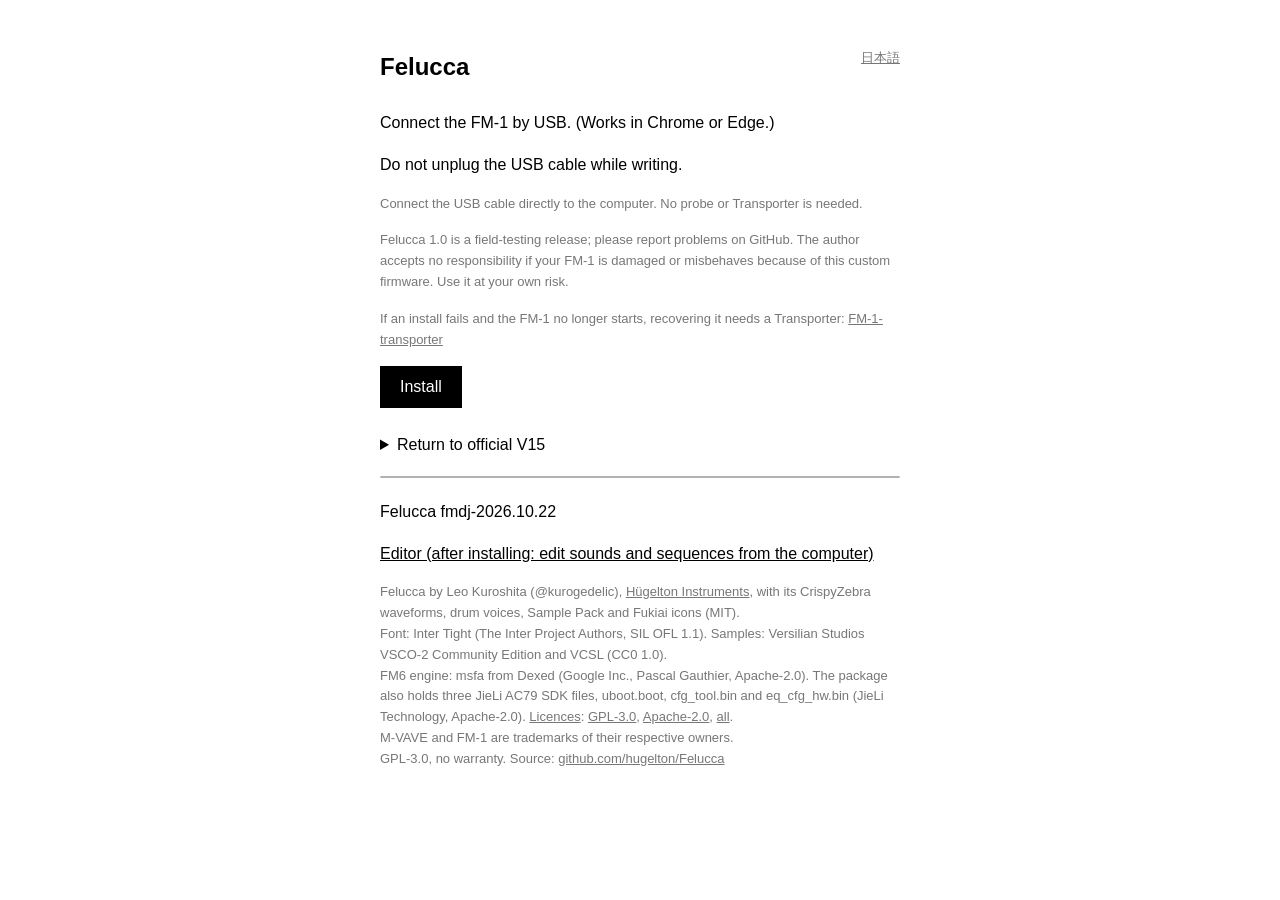
<file: webapp/installer/index.html>
<!doctype html>
<!-- SPDX-License-Identifier: GPL-3.0-only
     Copyright (C) 2026 Leo Kuroshita (@kurogedelic), Hügelton Instruments -->
<html lang="ja">
<head>
<meta charset="utf-8">
<meta name="viewport" content="width=device-width, initial-scale=1">
<title>Felucca</title>
<style>
  :root { --bg: #fff; --fg: #000; --dim: #777; }
  @media (prefers-color-scheme: dark) {
    :root:not([data-theme="light"]) { --bg: #000; --fg: #fff; --dim: #888; }
  }
  :root[data-theme="dark"] { --bg: #000; --fg: #fff; --dim: #888; }
  body { margin: 0; background: var(--bg); color: var(--fg);
         font: 16px/1.6 -apple-system, BlinkMacSystemFont, "Helvetica Neue", Arial, sans-serif; }
  main { max-width: 520px; margin: 0 auto; padding: 48px 16px; }
  h1 { font-size: 24px; font-weight: 600; margin: 0 0 24px; }
  .lang { float: right; font-size: 13px; color: var(--dim); cursor: pointer; text-decoration: underline; background: none; padding: 0; color: var(--dim); }
  p { margin: 0 0 16px; }
  button { font: inherit; background: var(--fg); color: var(--bg); border: 0; padding: 8px 20px; cursor: pointer; }
  button:disabled { opacity: .3; cursor: default; }
  #status { margin-top: 16px; min-height: 1.6em; }
  .small { color: var(--dim); font-size: 13px; }
  progress { width: 100%; height: 4px; margin-top: 16px; }
  pre { color: var(--dim); font-size: 12px; white-space: pre-wrap; margin-top: 16px; }
</style>
</head>
<body>
<main>
  <button class="lang" id="lang"></button>
  <h1>Felucca</h1>
  <p data-t="intro"></p>
  <p data-t="warn"></p>
  <p class="small" data-t="direct"></p>
  <p class="small" data-t="beta"></p>
  <p class="small"><span data-t="brick"></span>
    <a href="https://github.com/kurogedelic/FM-1-transporter" target="_blank" rel="noopener" style="color:inherit">FM-1-transporter</a></p>
  <p><button id="go" disabled data-t="install"></button></p>
  <details style="margin-top:24px">
    <summary data-t="stockTitle"></summary>
    <p class="small" data-t="back"></p>
    <p class="small"><a href="https://www.m-vave.com/download" target="_blank" rel="noopener" style="color:inherit">M-VAVE Downloads</a></p>
    <p><label><span data-t="stockFile"></span><br><input id="stock-file" type="file" accept=".fwsc"></label></p>
    <p><button id="stock-go" disabled data-t="stockGo"></button></p>
    <p class="small" data-t="stockBackup"></p>
    <p class="small"><label><input id="stock-recovery" type="checkbox"> <span data-t="stockRecovery"></span></label></p>
  </details>
  <progress id="bar" max="100" value="0"></progress>
  <p id="status"></p>
  <pre id="log"></pre>
  <p><a href="../editor/" style="color:inherit" data-t="editor"></a></p>
  <p class="small">Felucca by Leo Kuroshita (@kurogedelic), <a href="https://hugelton.com" target="_blank" rel="noopener" style="color:inherit">Hügelton Instruments</a>, with its CrispyZebra waveforms, drum voices, Sample Pack and Fukiai icons (MIT).<br>
    Font: Inter Tight (The Inter Project Authors, SIL OFL 1.1). Samples: Versilian Studios VSCO-2 Community Edition and VCSL (CC0 1.0).<br>
    FM6 engine: msfa from Dexed (Google Inc., Pascal Gauthier, Apache-2.0). The package also holds three JieLi AC79 SDK files, uboot.boot, cfg_tool.bin and eq_cfg_hw.bin (JieLi Technology, Apache-2.0). <a href="../../firmware/LICENSING.md" style="color:inherit">Licences</a>: <a href="../../firmware/LICENSE" style="color:inherit">GPL-3.0</a>, <a href="../../firmware/LICENSES/Apache-2.0.txt" style="color:inherit">Apache-2.0</a>, <a href="../../firmware/LICENSES/" style="color:inherit">all</a>.<br>
    M-VAVE and FM-1 are trademarks of their respective owners.<br>
    <span data-t="license"></span> <a href="https://github.com/hugelton/Felucca" target="_blank" rel="noopener" style="color:inherit">github.com/hugelton/Felucca</a></p>
</main>
<script type="module">
// SPDX-License-Identifier: GPL-3.0-only
// Copyright (C) 2026 Leo Kuroshita (@kurogedelic), Hügelton Instruments
//
// FM-1 .fwsc packages in the browser: the package identity and the image the
// device reads during an update.

const BLOCKS = 20, BLK = 0x30, KEEP = 0x2F;
const STOCK_V15_SHA256 = "db1642b2b6fa5c2cccb11ffd13878068bb28601678d3644049f99dc40e7edb8a";
const STOCK_APP_SIZE = 0x8DFBC;
const STOCK_V15_SIZE = 699956;

const T = new Uint16Array(256);
for (let i = 0; i < 256; i++) {
  let c = i << 8;
  for (let k = 0; k < 8; k++) c = c & 0x8000 ? (c << 1) ^ 0x1021 : c << 1;
  T[i] = c & 0xFFFF;
}

function crc16(d, crc = 0) {
  for (let i = 0; i < d.length; i++) crc = ((crc << 8) & 0xFFFF) ^ T[((crc >> 8) ^ d[i]) & 0xFF];
  return crc;
}

function enc(buf, off, size, key = 0xFFFF) {
  for (let i = 0; i < size; i++) {
    buf[off + i] ^= key & 0xFF;
    key = ((key * 2) ^ (key & 0x8000 ? 0x1021 : 0)) & 0xFFFF;
  }
}

function sfc(buf, off, size, base, key) {
  for (let i = 0; i < size; i += 32) enc(buf, off + i, Math.min(size - i, 32), key ^ ((off + i - base) >> 2));
}

function chipkeyDecode(d) {
  let sum = 0;
  for (let i = 0; i < 16; i++) sum += d[i];
  sum &= 0xFF;
  sum = sum >= 0xE0 ? 0xAA : sum <= 0x10 ? 0x55 : sum;
  let k = 0;
  for (let i = 0; i < 16; i++) if ((d[16 + i] ^ d[15 - i]) < sum) k |= 1 << i;
  return k;
}

const align32 = (v) => (v + 31) & ~31;
const u16 = (b, o) => b[o] | (b[o + 1] << 8);
const u32 = (b, o) => (b[o] | (b[o + 1] << 8) | (b[o + 2] << 16) | (b[o + 3] << 24)) >>> 0;
function w16(b, o, v) { b[o] = v & 0xFF; b[o + 1] = (v >> 8) & 0xFF; }
function w32(b, o, v) { w16(b, o, v & 0xFFFF); w16(b, o + 2, (v >>> 16) & 0xFFFF); }

class Entry {                                   // JLFS head, 32 bytes
  constructor(raw, off) {
    this.hdrOff = off;
    this.hcrc = u16(raw, off);
    this.dcrc = u16(raw, off + 2);
    this.offset = u32(raw, off + 4);
    this.size = u32(raw, off + 8);
    this.flags = raw[off + 12];
    this.resvd = raw[off + 13];
    this.index = u16(raw, off + 14);
    this.rawName = raw.slice(off + 16, off + 32);
    const z = this.rawName.indexOf(0);
    this.name = String.fromCharCode(...this.rawName.slice(0, z < 0 ? 16 : z));
    if (crc16(raw.subarray(off + 2, off + 32)) !== this.hcrc) throw new Error(`JLFS header CRC mismatch @${off.toString(16)}`);
  }
  packInto(buf) {
    const o = this.hdrOff;
    w16(buf, o + 2, this.dcrc); w32(buf, o + 4, this.offset); w32(buf, o + 8, this.size);
    buf[o + 12] = this.flags; buf[o + 13] = this.resvd; w16(buf, o + 14, this.index);
    buf.set(this.rawName, o + 16);
    this.hcrc = crc16(buf.subarray(o + 2, o + 32));
    w16(buf, o, this.hcrc);
  }
}

class Package {
  constructor(bytes) {
    this.raw = new Uint8Array(bytes);
    this.parseUfw();
    this.flash = this.raw.slice(this.flashFileOff, this.flashFileOff + this.flashSize);
    this.parseFlash();
  }

  get product() { return productOf(this.raw); }

  setProduct(name) {
    if (name.length > BLOCKS) throw new Error("product name too long");
    for (let i = 0; i < BLOCKS; i++) {
      const m = i < name.length ? (name.charCodeAt(i) + i + 1) & 0xFF : 0x7D;
      if (i < name.length && m === 0x7D) throw new Error("product name encodes to the unused marker");
      this.raw[i * BLK + KEEP] = m;
    }
  }

  headerBytes() {
    const h = new Uint8Array(BLOCKS * KEEP);
    for (let i = 0; i < BLOCKS; i++) h.set(this.raw.subarray(i * BLK, i * BLK + KEEP), i * KEEP);
    return h;
  }

  hdrFileOff(i) { return Math.floor(i / KEEP) * BLK + (i % KEEP); }

  parseUfw() {
    const h = this.headerBytes();
    enc(h, 0, 0x40);
    const hcrc = u16(h, 0), lcrc = u16(h, 2), nent = u16(h, 8);
    if (crc16(h.subarray(2, 0x40)) !== hcrc) throw new Error("not an FM-1 .fwsc (UFW header CRC mismatch)");
    this.skew = BLOCKS * BLK - h.length;
    this.ufw = h;
    this.nent = nent;
    const hsize = 0x40 + nent * 0x50;
    if (crc16(h.subarray(0x40, hsize)) !== lcrc) throw new Error("UFW entry list CRC mismatch");
    this.entries = [];
    for (let off = 0x40; off < hsize; off += 0x50) {
      const e = h.slice(off, off + 0x50);
      enc(e, 0, 0x50);
      const z = e.subarray(0x40, 0x50).indexOf(0);
      this.entries.push({ off, type: u16(e, 0), dcrc: u16(e, 4), dataOff: u32(e, 8), size: u32(e, 12),
        name: String.fromCharCode(...e.subarray(0x40, z < 0 ? 0x50 : 0x40 + z)), plain: e });
    }
    const fl = this.entries.find((e) => e.type === 0);
    if (!fl) throw new Error("no flash.bin in the package");
    this.flashEntry = fl;
    this.flashFileOff = fl.dataOff + this.skew;
    this.flashSize = fl.size;
    if (crc16(this.raw.subarray(this.flashFileOff, this.flashFileOff + fl.size)) !== fl.dcrc) throw new Error("flash.bin CRC mismatch");
  }

  parseFlash() {
    const dec = this.flash.slice();
    const h = dec.slice(0, 32);
    enc(h, 0, 32);
    if (crc16(h.subarray(2, 32)) !== u16(h, 0)) throw new Error("flash header CRC mismatch");
    this.chipKey = null; this.appBase = null;
    for (let off = 32; ; off += 32) {
      enc(dec, off, 32);
      const e = new Entry(dec, off);
      if (e.name === "isd_config.ini") {
        const blob = dec.subarray(e.offset, e.offset + 34);
        if (crc16(blob.subarray(0, 32)) === u16(blob, 32)) this.chipKey = chipkeyDecode(blob.subarray(0, 32));
      }
      if (e.flags === 0x81 && e.name === "app_dir_head" && this.appBase === null) this.appBase = e.offset;
      if (e.index) break;
    }
    if (this.chipKey === null || this.appBase === null) throw new Error("chip key or app_dir_head not found");
    const b = this.appBase, k = this.chipKey, end = align32(b + 32);
    sfc(dec, b, end - b, b, k);
    const head = new Entry(dec, b);
    const blkEnd = b + head.size;
    if (blkEnd > end) sfc(dec, end, blkEnd - end, b, k);
    this.sfcEnd = Math.max(end, blkEnd);
    this.cfgLen = 0;
    const probe = this.flash.slice(b, align32(blkEnd) + 32);
    sfc(probe, 0, probe.length, 0, k);
    try {
      const cfg = new Entry(probe, blkEnd - b);
      if (cfg.name === "cfg" && blkEnd + cfg.size <= this.flash.length) this.cfgLen = cfg.size;
    } catch (_) { /* no cfg block */ }
    if (this.cfgLen) {
      const region = this.flash.slice(b, blkEnd + this.cfgLen);
      sfc(region, 0, region.length, 0, k);
      dec.set(region, b);
      this.sfcEnd = blkEnd + this.cfgLen;
    }
    this.head = head;
    this.app = null;
    for (let off = b + 32; ; off += 32) {
      const e = new Entry(dec, off);
      if (e.flags === 0x82 && e.name === "app.bin") this.app = e;
      if (e.index) break;
    }
    if (!this.app) throw new Error("app.bin not found in app area");
    this.appOff = b + this.app.offset;
    this.dec = dec;
  }

  // the new app, padded to the stock size (Felucca never changes the layout)
  setApp(app) {
    if (app.length > this.app.size) throw new Error(`app is ${app.length} B, the slot is ${this.app.size} B`);
    const nw = new Uint8Array(this.app.size).fill(0xFF);
    nw.set(app);
    const a = this.app, h = this.head, b = this.appBase;
    this.dec.set(nw, this.appOff);
    a.dcrc = crc16(nw);
    a.packInto(this.dec);
    h.dcrc = crc16(this.dec.subarray(h.hdrOff + 32, h.hdrOff + h.size));
    h.packInto(this.dec);
    this.sfcEnd = Math.max(align32(b + 32), b + h.size + this.cfgLen);
    const region = this.dec.slice(b, this.sfcEnd);
    sfc(region, 0, region.length, 0, this.chipKey);
    this.flash.set(region, b);
  }

  serialize() {
    const out = this.raw.slice();
    out.set(this.flash, this.flashFileOff);
    const fl = this.flashEntry, e = fl.plain.slice();
    w16(e, 4, crc16(this.flash));
    enc(e, 0, 0x50);
    const h = this.ufw.slice();
    h.set(e, fl.off);
    const hsize = 0x40 + this.nent * 0x50;
    w16(h, 2, crc16(h.subarray(0x40, hsize)));
    w16(h, 0, crc16(h.subarray(2, 0x40)));
    enc(h, 0, 0x40);
    for (let i = 0; i < hsize; i++) out[this.hdrFileOff(i)] = h[i];
    return out;
  }
}

// the package identity ("FM-1_904"): one marker byte after each of the first 20 blocks
function productOf(fwsc) {
  if (fwsc.length < BLOCKS * BLK) throw new Error("not an FM-1 package (too short)");
  let s = "";
  for (let i = 0; i < BLOCKS; i++) {
    const m = fwsc[i * BLK + KEEP];
    if (m !== 0x7D) s += String.fromCharCode((m - i - 1) & 0xFF);
  }
  return s;
}

// the image the device addresses during an update: the .fwsc without the 20 marker bytes
function logicalImage(fwsc) {
  const out = new Uint8Array(fwsc.length - BLOCKS);
  for (let i = 0; i < BLOCKS; i++) out.set(fwsc.subarray(i * BLK, i * BLK + KEEP), i * KEEP);
  out.set(fwsc.subarray(BLOCKS * BLK), BLOCKS * KEEP);
  return out;
}

async function sha256hex(bytes) {
  const d = await crypto.subtle.digest("SHA-256", bytes);
  return [...new Uint8Array(d)].map((x) => x.toString(16).padStart(2, "0")).join("");
}

// Only the user's unmodified official V15 is accepted for a return to stock.
// The digest pins every file, loader and flash layout; filenames are not evidence.
async function validateStockPackage(bytes) {
  if (bytes.length !== STOCK_V15_SIZE || await sha256hex(bytes) !== STOCK_V15_SHA256)
    throw new Error("Select the unmodified official FM-1 V15 file (FM-1.fwsc).");
  const pkg = new Package(bytes);
  if (pkg.product !== "FM-1_015" || pkg.flashFileOff !== 1044 || pkg.flashSize !== 602112 ||
      pkg.appBase !== 16384 || pkg.appOff !== 16672 || pkg.app.size !== STOCK_APP_SIZE ||
      !pkg.entries.some((e) => e.type === 100 && e.name === "ota.bin" && e.size === 19969))
    throw new Error("The official firmware has an unsupported FM-1 layout.");
  return { product: pkg.product, image: logicalImage(bytes), sha256: STOCK_V15_SHA256 };
}

// official V15 + Felucca app -> installable package (Uint8Array)
async function buildFeluccaPackage(stockBytes, appBytes, product) {
  const sha = await sha256hex(stockBytes);
  if (sha !== STOCK_V15_SHA256) throw new Error("this is not the official FM-1 V15 firmware file (FM-1.fwsc)");
  const pkg = new Package(stockBytes);
  pkg.setApp(appBytes);
  pkg.setProduct(product);
  return pkg.serialize();
}

// SPDX-License-Identifier: GPL-3.0-only
// Copyright (C) 2026 Leo Kuroshita (@kurogedelic), Hügelton Instruments
//
// The FM-1 USB-MIDI update protocol over WebMIDI (after tools/fm1_install.py).
// Step 1: the running firmware (official
// or Felucca) reads parts of the package and stages the update loader. Step 2:
// the loader reads the whole image and writes it. Both steps are "the device
// asks, we answer": cmd 0x30 read requests on the logical image.

const HS_QUERY = [0xF0, 0x00, 0x32, 0x45, 0x00, 0x00, 0x00, 0x40, 0x7F, 0xF7];
const UPGRADE = [0xF0, 0x22, 0x24, 0x35, 0x7F, 0xF7];
const MAXDATA = 512;
const sleep = (ms) => new Promise((r) => setTimeout(r, ms));
const IS_OTA = (id) => /^ota-/i.test(id.model);

// errors carry a code the pages translate: notfound, model, stopped, noloader, lost, noreturn,
// mismatch (detail: the identity the device reports), badreq
function fail(code, msg, detail = "") { const e = new Error(msg); e.code = code; e.detail = detail; return e; }

function pack7(data) {
  const out = []; let acc = 0, nb = 0;
  for (const b of data) {
    acc |= b << nb; nb += 8;
    while (nb >= 7) { out.push(acc & 0x7F); acc >>>= 7; nb -= 7; }
  }
  if (nb) out.push(acc & 0x7F);
  return out;
}

function unpack7(s) {
  const out = []; let acc = 0, nb = 0;
  for (const b of s) {
    acc |= (b & 0x7F) << nb; nb += 7;
    while (nb >= 8) { out.push(acc & 0xFF); acc >>>= 8; nb -= 8; }
  }
  return out;
}

function response(addr, data, fl = 0) {
  const len = data.length;
  const body = [0x00, 0x59, 0x30, (len + 8) & 0xFF, ((len + 8) >> 8) & 0xFF, 0, fl,
    addr & 0xFF, (addr >>> 8) & 0xFF, (addr >>> 16) & 0xFF, (addr >>> 24) & 0xFF,
    len & 0xFF, (len >> 8) & 0xFF, 0, ...data];
  let s = 0;
  for (let i = 6; i < body.length; i++) s += body[i];
  body.push(~s & 0xFF);
  return [0xF0, ...pack7(body), 0xF7];
}

function parseRequest(pkt) {
  if (pkt[0] !== 0xF0 || pkt[pkt.length - 1] !== 0xF7) return null;
  const u = unpack7(pkt.slice(1, -1));
  if (u.length !== 15 || u[0] !== 0 || u[1] !== 0x59 || u[2] !== 0x30) return null;
  let s = 0;
  for (let i = 6; i < 14; i++) s += u[i];
  if ((~s & 0xFF) !== u[14]) return null;
  return { fl: u[6], addr: (u[7] | (u[8] << 8) | (u[9] << 16) | (u[10] << 24)) >>> 0, len: u[11] | (u[12] << 8) | (u[13] << 16) };
}

function parseIdentity(pkt) {
  const d = unpack7(pkt.slice(1, -1));
  if (d.length !== 34 || d[0] !== 0 || d[1] !== 0x59 || d[2] !== 0x11) return null;
  const txt = String.fromCharCode(...d.slice(6, 33)).replace(/\0+$/, "");
  const m = /^([^_]+)_(\d+)$/.exec(txt);
  return m ? { text: txt, model: m[1], version: parseInt(m[2], 10) } : null;
}

// one MIDI in/out pair with a SysEx queue
class Link {
  constructor(input, output) {
    this.input = input; this.output = output; this.q = []; this.waiter = null;
    input.onmidimessage = (ev) => {
      if (ev.data[0] !== 0xF0) return;
      this.q.push(Array.from(ev.data));
      if (this.waiter) { const w = this.waiter; this.waiter = null; w(); }
    };
  }
  get lost() { return this.input.state === "disconnected" || this.output.state === "disconnected"; }
  // false when the port is gone (unplugged): WebMIDI throws on a disconnected output
  send(bytes) {
    try { this.output.send(bytes); return true; } catch (_) { return false; }
  }
  drain() { this.q.length = 0; }
  async read(ms) {
    if (!this.q.length) {
      let tm;
      await Promise.race([new Promise((r) => { this.waiter = r; }), new Promise((r) => { tm = setTimeout(r, ms); })]);
      clearTimeout(tm);
      this.waiter = null;
    }
    return this.q.shift() || null;
  }
  close() { this.input.onmidimessage = null; }
}

async function handshake(link, tries = 3) {
  link.drain();
  for (let t = 0; t < tries; t++) {
    if (!link.send(HS_QUERY)) return null;
    const end = Date.now() + 1000;
    while (Date.now() < end) {
      const p = await link.read(end - Date.now());
      if (!p) break;
      const id = parseIdentity(p);
      if (id) return id;
    }
  }
  return null;
}

class Updater {
  constructor(access, log) {
    this.access = access;
    this.log = log || (() => {});
  }

  // every in/out pair with the same port name that answers the handshake
  async find(filter) {
    const outs = [...this.access.outputs.values()];
    for (const input of this.access.inputs.values()) {
      if (input.state === "disconnected") continue;
      if (!/fm-1|felucca|ota|composite|sinco|usb-midi/i.test(input.name || "")) continue;   // never probe other gear
      const output = outs.find((o) => o.name === input.name && o.state !== "disconnected");
      if (!output) continue;
      try { await input.open(); await output.open(); } catch (_) { continue; }
      const link = new Link(input, output);
      const id = await handshake(link, 2);
      if (id && (!filter || filter(id))) return { link, id, name: input.name };
      link.close();
    }
    return null;
  }

  async waitFor(filter, ms) {
    const end = Date.now() + ms;
    while (Date.now() < end) {
      const dev = await this.find(filter);
      if (dev) return dev;
      await sleep(1000);
    }
    return null;
  }

  // serve read requests until the device asks for one of the finish addresses; stops early
  // when the port disappears (lost: true) instead of waiting out idleMs
  async serve(link, image, finishAddr, idleMs, onProgress) {
    let served = 0, last = Date.now();
    for (;;) {
      const pkt = await link.read(1000);
      if (!pkt) {
        if (link.lost) return { served, finished: false, lost: true };
        if (Date.now() - last > idleMs) return { served, finished: false };
        continue;
      }
      const r = parseRequest(pkt);
      if (!r) continue;
      last = Date.now();
      if (r.addr === 0xE0000000 || r.addr === 0xF0000000) {
        link.send(response(r.addr, [...new TextEncoder().encode("success"), 0]));
        if (r.addr === finishAddr) return { served, finished: true };
        continue;
      }
      if (r.len > MAXDATA || r.addr + r.len > image.length) throw fail("badreq", `bad request ${r.addr.toString(16)}+${r.len}`);
      await sleep(10);
      if (!link.send(response(r.addr, Array.from(image.subarray(r.addr, r.addr + r.len)), r.fl))) {
        return { served, finished: false, lost: true };
      }
      served++;
      if (onProgress) onProgress(served, r.addr);
    }
  }

  // full install: running firmware -> loader -> new firmware
  async install(image, product, onStep) {
    const step = onStep || (() => {});
    const dev = await this.find((id) => !IS_OTA(id));
    if (!dev) throw fail("notfound", "FM-1 not found (USB cable, and no other app using it?)");
    const [model] = product.split("_");
    if (dev.id.model !== model) { dev.link.close(); throw fail("model", `the device is ${dev.id.text}, the package is for ${product}`); }
    step("start", dev.id.text);
    dev.link.send(UPGRADE);
    await sleep(2000);
    const s1 = await this.serve(dev.link, image, 0xE0000000, 8000, (n) => step("verify", n));
    dev.link.close();
    if (!s1.finished) throw fail(s1.lost ? "lost" : "stopped", `the device ${s1.lost ? "was disconnected" : "stopped"} after ${s1.served} requests: nothing was written`);
    step("loader");
    await sleep(3000);
    const ota = await this.waitFor((id) => id.model === "ota-" + model, 30000);
    if (!ota) throw fail("noloader", "the update loader did not appear. Replug the USB cable and press Install again: the device stays in update mode until it is finished.");
    const s2 = await this.write(ota, image, step);
    if (!s2.finished) throw fail(s2.lost ? "lost" : "stopped", `the loader ${s2.lost ? "was disconnected" : "stopped"} after ${s2.served} requests. Replug and press Install again to resume.`);
    step("reboot");
    await sleep(3000);
    const back = await this.waitFor((id) => !IS_OTA(id), 40000);
    if (!back) throw fail("noreturn", "the device did not come back: power-cycle it");
    back.link.close();
    if (back.id.text !== product) throw fail("mismatch", `installed, but the device reports ${back.id.text}`, back.id.text);
    step("done", back.id.text);
    return back.id.text;
  }

  // step 2 with the loader found by find()/waitFor()
  async write(ota, image, step) {
    ota.link.send(UPGRADE);
    await sleep(2000);
    const s2 = await this.serve(ota.link, image, 0xF0000000, 180000, (n) => step("write", n));
    ota.link.close();
    return s2;
  }

  // resume: the device is already in update mode (loader) -> true when the write finished
  async resume(image, onStep, product = null) {
    const model = product && product.split("_")[0];
    const ota = await this.find((id) => model ? id.model === "ota-" + model : IS_OTA(id));
    if (!ota) return false;
    const step = onStep || (() => {});
    const result = await this.write(ota, image, step);
    if (!result.finished) return false;
    if (product) {
      step("reboot");
      await sleep(3000);
      const back = await this.waitFor((id) => id.model === model, 40000);
      if (!back) throw fail("noreturn", "The FM-1 did not return after resuming the write.");
      back.link.close();
      if (back.id.text !== product) throw fail("mismatch", "The FM-1 reports a different firmware after resuming.", back.id.text);
      step("done", back.id.text);
    }
    return true;
  }
}

// SPDX-License-Identifier: GPL-3.0-only
// Copyright (C) 2026 Leo Kuroshita (@kurogedelic), Hügelton Instruments
// Local, complete musical archives. Requests name whitelisted objects, never flash addresses.
// 8: the FM6 patch bank of 1.0..1.0.2 (listed empty since 1.0.3: a restore of an older archive's bank moves its patches
// into the user presets restored before it); 9: the user presets' FM6 patches (1.0.3)
const BACKUP_IDS = [0, 1, 2, 3, 4, 5, 6, 7, 8, 9, 32, 33, 34];
const BACKUP_IDS_V2 = BACKUP_IDS.filter((id) => id !== 9);              // 1.0..1.0.2, and their archives
const BACKUP_IDS_V1 = BACKUP_IDS_V2.filter((id) => id !== 8);           // firmware before FM6, and its archives
const idsOf = (n) => [BACKUP_IDS, BACKUP_IDS_V2, BACKUP_IDS_V1].find((ids) => ids.length === n) || null;
const BACKUP_CMD = { LIST: 65, GET: 66, PUT: 67 };
const BACKUP_CHUNK = 256;
const bkU32 = (n) => Array.from({ length: 5 }, (_, i) => (n >>> (i * 7)) & (i === 4 ? 15 : 127));
const bkR32 = (a, off = 0) => {
  if (a.length < off + 5 || a[off + 4] > 15) throw new Error("Invalid archive number");
  return (a[off] | a[off + 1] << 7 | a[off + 2] << 14 | a[off + 3] << 21 | a[off + 4] << 28) >>> 0;
};
function bkPack(bytes) {
  const a = [];
  for (let off = 0; off < bytes.length; off += 7) {
    const chunk = bytes.subarray(off, off + 7);
    a.push(chunk.reduce((m, b, i) => m | (b >>> 7) << i, 0), ...chunk.map((b) => b & 127));
  }
  return a;
}
function bkUnpack(a, size) {
  const out = new Uint8Array(size); let i = 0, j = 0;
  while (j < size) {
    const n = Math.min(7, size - j), mask = a[i++];
    if (mask == null || mask >>> n) throw new Error("Invalid archive bytes");
    for (let k = 0; k < n; k++) {
      if (a[i] == null || a[i] > 127) throw new Error("Short archive chunk");
      out[j++] = a[i++] | (mask >>> k & 1) << 7;
    }
  }
  if (i !== a.length) throw new Error("Trailing archive bytes");
  return out;
}
function bkCrc(bytes) {
  let c = 0xffffffff;
  for (const b of bytes) {
    c ^= b;
    for (let k = 0; k < 8; k++) c = c >>> 1 ^ (c & 1 ? 0xedb88320 : 0);
  }
  return (~c) >>> 0;
}
function bkCheck(rc) {
  if (rc) throw new Error(({ 1: "Invalid archive object", 2: "Archive data failed validation", 3: "Stop playback first", 4: "Flash write failed", 5: "Start a fresh backup" })[rc] || `Archive error ${rc}`);
}
function bkManifest(a) {
  if (a[0] !== 1) throw new Error("Unsupported archive protocol");
  bkCheck(a[1]);
  const ids = idsOf(a[2]);
  if (!ids || a.length !== 3 + a[2] * 11) throw new Error("Incomplete archive manifest");
  return ids.map((id, i) => {
    const p = 3 + i * 11;
    if (a[p] !== id) throw new Error("Unexpected archive object");
    const size = bkR32(a, p + 1), crc = bkR32(a, p + 6);
    if (size > (id >= 32 ? 81920 : 3840) || (!size && crc)) throw new Error("Archive object too large");
    return { id, size, crc };
  });
}
const bkBase64 = (bytes) => { let s = ""; for (const b of bytes) s += String.fromCharCode(b); return btoa(s); };
function readBackup(file) {
  if (typeof file === "string") file = JSON.parse(file);
  const ids = file && Array.isArray(file.objects) ? idsOf(file.objects.length) : null;
  if (!file || file.format !== "felucca-backup" || file.version !== 1 || !ids)
    throw new Error("Not a complete Felucca backup");
  const objects = file.objects.map((o, i) => {
    if (!o || o.id !== ids[i] || !Number.isInteger(o.size) || o.size < 0 || o.size > (o.id >= 32 ? 81920 : 3840) ||
        !Number.isInteger(o.crc) || o.crc < 0 || o.crc > 0xffffffff || typeof o.data !== "string" ||
        o.data.length !== 4 * Math.ceil(o.size / 3) || !/^(?:[A-Za-z0-9+/]{4})*(?:[A-Za-z0-9+/]{2}==|[A-Za-z0-9+/]{3}=)?$/.test(o.data))
      throw new Error("Invalid backup object");
    const bytes = Uint8Array.from(atob(o.data), (c) => c.charCodeAt(0));
    if (bytes.length !== o.size || bkCrc(bytes) !== o.crc) throw new Error("Backup checksum mismatch");
    if (o.id >= 32 && o.size) {
      if (o.size < 512) throw new Error("Short sample backup");
      const view = new DataView(bytes.buffer), length = view.getUint32(16, true), count = bytes[6];
      if (view.getUint32(0, true) !== 0x504d5346 || view.getUint16(4, true) !== 1 || !count || count > 16 ||
          length !== o.size - 512 || bkCrc(bytes.subarray(512)) !== view.getUint32(20, true)) throw new Error("Invalid sample backup");
      for (let z = 0; z < count; z++) {
        const off = 32 + z * 28, start = view.getUint32(off,true), n = view.getUint32(off+4,true),
          ls = view.getUint32(off+8,true), le = view.getUint32(off+12,true), rate = view.getUint32(off+16,true);
        if (!n || start > length || Math.ceil(n/2) > length - start || n > 163840 || ls > le || le >= n ||
            !rate || rate > 262144 || bytes[off+24] > 88 || bytes[off+25] > bytes[off+26]) throw new Error("Invalid sample zone");
      }
    }
    return { ...o, bytes };
  });
  if (!objects[0].size || !objects[1].size) throw new Error("Backup is missing the current music or settings");
  return { ...file, objects };
}
async function captureBackup(request, firmware, onProgress = () => {}) {
  const manifest = bkManifest(await request([BACKUP_CMD.LIST, []], { timeout: 3000, retries: 0 }));
  const objects = [], total = manifest.reduce((n, o) => n + o.size, 0); let done = 0;
  for (const o of manifest) {
    const bytes = new Uint8Array(o.size);
    for (let off = 0; off < o.size; off += BACKUP_CHUNK) {
      const size = Math.min(BACKUP_CHUNK, o.size - off);
      const a = await request([BACKUP_CMD.GET, [o.id, ...bkU32(off), size & 127, size >>> 7]], { timeout: 1000, retries: 1 });
      bkCheck(a[1]);
      if (a[0] !== o.id || bkR32(a, 2) !== off || (a[7] | a[8] << 7) !== size) throw new Error("Unexpected backup reply");
      bytes.set(bkUnpack(a.slice(9), size), off);
      done += size; onProgress(done, total);
    }
    if (bkCrc(bytes) !== o.crc) throw new Error("The device changed during backup. Try again while stopped.");
    objects.push({ ...o, data: bkBase64(bytes) });
  }
  const file = { format: "felucca-backup", version: 1, firmware, created: new Date().toISOString(), objects };
  readBackup(file); return file;
}
async function restoreBackup(request, file, onProgress = () => {}) {
  const archive = readBackup(file); // Validate every byte before the first destructive request.
  const total = archive.objects.reduce((n, o) => n + o.size, 0); let done = 0;
  const ask = async (r, o = {}) => request(r, { timeout: 4000, retries: 0, ...o });
  const put = async (args) => { const a = await ask([BACKUP_CMD.PUT, args]); bkCheck(a[2]); return a; };
  // Restore live music last. Other objects commit individually; a disconnect can leave a partial restore.
  for (const o of [...archive.objects.slice(2), archive.objects[1], archive.objects[0]]) {
    if (o.id >= 32) {
      const slot = o.id - 32;
      const check = (a) => { if (a[0] !== slot) throw new Error("Unexpected sample reply"); bkCheck(a.at(-1)); };
      if (!o.size) check(await ask([14, [slot]]));
      else {
        if (o.size < 512) throw new Error("Short sample backup");
        check(await ask([11, [slot]]));
        for (let off = 512; off < o.size; off += BACKUP_CHUNK) {
          const chunk = o.bytes.subarray(off, off + BACKUP_CHUNK);
          check(await ask([12, [slot, off & 127, off >>> 7 & 127, off >>> 14 & 127, ...bkPack(chunk)]]));
          done += chunk.length; onProgress(done, total);
        }
        check(await ask([13, [slot, ...bkPack(o.bytes.subarray(0, 480))]]));
        done += 512; onProgress(done, total);
      }
    } else {
      if (o.id === 9) {                    // firmware before 1.0.3 does not take id 9 (rc 1 at begin, nothing written): skip it
        const a = await ask([BACKUP_CMD.PUT, [0, o.id, ...bkU32(o.size), ...bkU32(o.crc)]]);
        if (a[2] === 1) { done += o.size; onProgress(done, total); continue; }
        bkCheck(a[2]);
      } else await put([0, o.id, ...bkU32(o.size), ...bkU32(o.crc)]);
      try {
        for (let off = 0; off < o.size; off += BACKUP_CHUNK) {
          const chunk = o.bytes.subarray(off, off + BACKUP_CHUNK);
          await put([1, o.id, ...bkU32(off), ...bkPack(chunk)]);
          done += chunk.length; onProgress(done, total);
        }
        await put([2, o.id]);
      } catch (e) { await put([3, o.id]).catch(() => {}); throw e; }
    }
  }
  return archive;
}

// Installer connection: no editor page or watcher owns this input simultaneously.
class BackupConnection {
  constructor(input, output) {
    this.input = input; this.output = output; this.pending = null;
    input.onmidimessage = (e) => {
      const d = e.data;
      if (d.length < 6 || d[0] !== 240 || d[1] !== 125 || d[2] !== 70 || d[3] !== 76 || d.at(-1) !== 247) return;
      if (this.pending?.cmd === d[4]) { const p = this.pending; this.pending = null; clearTimeout(p.timer); p.resolve(Array.from(d.slice(5, -1))); }
    };
  }
  async request([cmd, args], opt = {}) {
    if (this.pending || this.closed || this.input.state === "disconnected" || this.output.state === "disconnected") throw new Error("Backup connection closed or busy");
    return new Promise((resolve, reject) => {
      const timer = setTimeout(() => { this.pending = null; reject(new Error("Backup timed out. Keep the FM-1 connected and stopped.")); }, opt.timeout || 1200);
      this.pending = { cmd, timer, resolve, reject };
      try { this.output.send([240, 125, 70, 76, cmd, ...args, 247]); }
      catch (e) { clearTimeout(timer); this.pending = null; reject(e); }
    });
  }
  close() {
    this.closed = true; this.input.onmidimessage = null;
    if (this.pending) { const p = this.pending; this.pending = null; clearTimeout(p.timer); p.reject(new Error("Backup connection closed")); }
  }
}

const $ = (id) => document.getElementById(id);
const TEXT = {
  ja: {
    intro: "FM-1 を USB で接続してください。（Chrome か Edge で使えます）",
    warn: "書き込み中は USB を抜かないでください。",
    install: "インストール", other: "English",
    editor: "エディタ（インストール後、パソコンから音色やシーケンスを編集）",
    direct: "USB ケーブルはパソコンに直接つないでください。Probe や Transporter などの機材は不要です。",
    brick: "万一インストールに失敗して起動しなくなった場合は、復旧に Transporter が必要です:",
    beta: "Felucca 1.0 は実地テスト版です。不具合は GitHub で知らせてください。このカスタムファームウェアを使ったことで FM-1 が壊れたり不具合が起きたりしても、作者は一切の責任を負いません。自己責任でお使いください。",
    back: "M-VAVEから公式FM-1 V15を取得し、未変更のFM-1.fwscを選んでください。ファイルはこのブラウザ内で検証し、サーバーへ送りません。",
    stockTitle: "公式V15に戻す", stockFile: "公式FM-1.fwsc", stockGo: "バックアップして公式V15へ戻す",
    stockBackup: "現在の曲・保存曲・音色バンク・サンプル・設定を先に保存します。全体バックアップ非対応版は、Feluccaを更新してから行ってください。復元はFeluccaを再インストールしてエディタから行います。",
    stockRecovery: "更新中断の再開：全体バックアップはすでにパソコンへ保存済み",
    stockValid: "公式V15を確認しました", stockConfirm: "全体バックアップファイルをパソコンに保存できましたか？ 続けると公式V15へ戻します。Feluccaの曲は公式V15では開けません。",
    stockNeedBackup: "書き込みモードからはバックアップできません。保存済みバックアップがある場合だけ、更新中断の再開にチェックしてください。",
    stockUnsupported: "このFeluccaは全体バックアップに未対応です。先に最新版をインストールしてください。",
    backup: "全体バックアップ保存中 ", stockError: "公式ファイルを確認できません: ",
    nomidi: "このブラウザでは使えません。Chrome か Edge で開いてください。", loadfail: "読み込めませんでした: ",
    start: "開始します", verify: "確認中", loader: "書き込みモードに切り替え中", write: "書き込み中",
    reboot: "再起動中", done: "完了しました", stopped: "途中で止まりました。USB を挿し直してもう一度押してください。",
    error: "エラー: ",
    denied: "MIDI（SysEx）の使用が許可されませんでした。アドレスバーのサイト設定で MIDI を許可して、もう一度押してください。",
    notfound: "FM-1 が見つかりません。USB ケーブル（データ通信用か）を確かめ、MIDI を使う他のアプリを閉じてから、もう一度押してください。",
    model: "接続されている機器は FM-1 ではありません。",
    lost: "USB の接続が切れました。挿し直してもう一度押してください。",
    noloader: "書き込みモードの FM-1 が見つかりません。USB を挿し直してもう一度押してください（終わるまで書き込みモードのままです）。",
    noreturn: "FM-1 が戻ってきません。電源を入れ直してください。",
    mismatch: "書き込みは終わりましたが、FM-1 が別のバージョンを報告しています: ",
    badpkg: "インストールするファイルが壊れています。ページを再読み込みしてください。",
    leave: "書き込み中です。ページを閉じないでください。",
    license: "GPL-3.0、無保証。ソース:",
  },
  en: {
    intro: "Connect the FM-1 by USB. (Works in Chrome or Edge.)",
    warn: "Do not unplug the USB cable while writing.",
    install: "Install", other: "日本語",
    editor: "Editor (after installing: edit sounds and sequences from the computer)",
    direct: "Connect the USB cable directly to the computer. No probe or Transporter is needed.",
    brick: "If an install fails and the FM-1 no longer starts, recovering it needs a Transporter:",
    beta: "Felucca 1.0 is a field-testing release; please report problems on GitHub. The author accepts no responsibility if your FM-1 is damaged or misbehaves because of this custom firmware. Use it at your own risk.",
    back: "Get official FM-1 V15 from M-VAVE and select the unmodified FM-1.fwsc. The browser validates it locally; it is not sent to a server.",
    stockTitle: "Return to official V15", stockFile: "Official FM-1.fwsc", stockGo: "Back up and return to official V15",
    stockBackup: "Current music, saved music, sound banks, samples and settings are saved first. Older firmware needs a Felucca update for complete backups. To restore an archive later, reinstall Felucca and use the editor.",
    stockRecovery: "Resume an interrupted update: I already saved a complete backup to this computer",
    stockValid: "Official V15 verified", stockConfirm: "Has the complete backup file been saved to this computer? Continue to return to official V15. Official V15 cannot open Felucca music.",
    stockNeedBackup: "An update loader cannot export a backup. Only select resume if you already saved a complete backup.",
    stockUnsupported: "This Felucca does not support complete backups. Install the current Felucca first.",
    backup: "Saving complete backup ", stockError: "Cannot validate official firmware: ",
    nomidi: "This browser cannot do it. Open the page in Chrome or Edge.", loadfail: "Could not load: ",
    start: "Starting", verify: "Verifying", loader: "Switching to update mode", write: "Writing",
    reboot: "Restarting", done: "Done", stopped: "Stopped. Replug the USB cable and press Install again.",
    error: "Error: ",
    denied: "MIDI (SysEx) access was not allowed. Allow MIDI in the site settings (address bar) and press Install again.",
    notfound: "FM-1 not found. Check the USB cable (a data cable), close other apps that use MIDI, and press Install again.",
    model: "The connected device is not an FM-1.",
    lost: "The USB connection was lost. Replug it and press Install again.",
    noloader: "The FM-1 in update mode was not found. Replug the USB cable and press Install again (it stays in update mode until it is finished).",
    noreturn: "The FM-1 did not come back. Power-cycle it.",
    mismatch: "Written, but the FM-1 reports another version: ",
    badpkg: "The file to install is damaged. Reload the page.",
    leave: "Writing. Do not close the page.",
    license: "GPL-3.0, no warranty. Source:",
  },
};
let lang = (navigator.language || "en").toLowerCase().startsWith("ja") ? "ja" : "en";
const t = (k) => TEXT[lang][k];
let lastKey = null, lastArg = "";
function applyLang() {
  document.documentElement.lang = lang;
  document.querySelectorAll("[data-t]").forEach((e) => { e.textContent = t(e.dataset.t); });
  $("lang").textContent = t("other");
  if (lastKey) $("status").textContent = t(lastKey) + lastArg;
}
$("lang").addEventListener("click", () => { lang = lang === "ja" ? "en" : "ja"; applyLang(); });
applyLang();
const sayK = (k, arg = "") => { lastKey = k; lastArg = arg; $("status").textContent = t(k) + arg; };
const say = (txt) => { lastKey = null; $("status").textContent = txt; };
const log = (t) => { $("log").textContent += t + "\n"; };
let image = null;
const meta = {"version": "fmdj-2026.10.22", "product": "FM-1_900", "pkg": "../../firmware/felucca-fmdj-2026.10.22.fwsc"};

let writing = false, stock = null, stockFileEpoch = 0;
const lockInstaller = (on) => { writing = on; $("go").disabled = on || !image; $("stock-go").disabled = on || !stock; $("stock-file").disabled = on; $("stock-recovery").disabled = on; };
window.addEventListener("beforeunload", (e) => { if (writing) { e.preventDefault(); e.returnValue = t("leave"); } });

(async () => {
  if (!navigator.requestMIDIAccess) { sayK("nomidi"); return; }
  try {
    const r = await fetch(meta.pkg);
    if (!r.ok) throw new Error(`${meta.pkg}: HTTP ${r.status}`);
    const pkg = new Uint8Array(await r.arrayBuffer());
    if (productOf(pkg) !== meta.product) { sayK("badpkg"); return; }
    image = logicalImage(pkg);
    say(`Felucca ${meta.version}`);
    $("go").disabled = false;
  } catch (e) { sayK("loadfail", e.message); }
})();

$("go").addEventListener("click", async () => {
  if (writing) return;
  lockInstaller(true);
  let midi;
  try { midi = await navigator.requestMIDIAccess({ sysex: true }); }
  catch (e) { sayK("denied"); lockInstaller(false); return; }
  try {
    const up = new Updater(midi, log);
    const total = 74 + 1167;
    const step = (k, a) => {
      log(`${k} ${a ?? ""}`);
      if (k === "start") sayK("start");
      if (k === "verify") { sayK("verify"); $("bar").value = (a / total) * 100; }
      if (k === "loader") sayK("loader");
      if (k === "write") { sayK("write"); $("bar").value = ((74 + a) / total) * 100; }
      if (k === "reboot") sayK("reboot");
      if (k === "done") { $("bar").value = 100; sayK("done"); }
    };
    const ota = await up.find((id) => /^ota-/i.test(id.model));
    if (ota) {
      ota.link.close();
      sayK((await up.resume(image, step, meta.product)) ? "done" : "stopped");
    } else {
      await up.install(image, meta.product, step);
    }
  } catch (e) {
    if (e && e.code && TEXT[lang][e.code]) sayK(e.code, e.detail || "");
    else sayK("error", e && e.message);
    log(String(e && e.stack || e));
  }
  lockInstaller(false);
});

$("stock-file").addEventListener("change", async () => {
  const epoch = ++stockFileEpoch, file = $("stock-file").files[0]; stock = null; lockInstaller(false);
  if (!file) return;
  try {
    if (file.size !== STOCK_V15_SIZE) throw new Error("FM-1 V15 / FM-1.fwsc");
    const verified = await validateStockPackage(new Uint8Array(await file.arrayBuffer()));
    if (epoch !== stockFileEpoch) return;
    stock = verified; sayK("stockValid"); lockInstaller(false);
  } catch (e) { if (epoch === stockFileEpoch) sayK("stockError", e.message); }
});
function saveArchive(archive) {
  const url = URL.createObjectURL(new Blob([JSON.stringify(archive)], {type:"application/json"}));
  const a = document.createElement("a"); a.href = url; a.download = `Felucca-backup-${new Date().toISOString().slice(0,10)}.json`;
  document.body.append(a); a.click(); a.remove(); setTimeout(() => URL.revokeObjectURL(url), 1000);
}
function archiveInfo(a) {
  let pos = a.indexOf(0); if (pos < 0) throw new Error("Invalid INFO");
  const version = String.fromCharCode(...a.slice(0,pos)); pos++;
  const engines = a[pos]; pos += 5;
  for (let i = 0; i < engines; i++) { const end = a.indexOf(0,pos); if (end < 0) throw new Error("Invalid INFO"); pos = end + 1; }
  const ext = a.slice(pos + 1);
  const supported = /^FELUCCA /i.test(version) && ext[0] === 16 && ext[1] === 0x55 && ext[2] === 1 &&
    ext[4] === 0x4d && ext[5] === 1 && ext[8] === 0x42 && ext[9] === 1 && (ext[10] & 1);
  return {version,supported};
}
$("stock-go").addEventListener("click", async () => {
  if (!stock || writing) return;
  const selected = stock; lockInstaller(true);
  let link = null;
  try {
    let midi;
    try { midi = await navigator.requestMIDIAccess({sysex:true}); } catch (e) { sayK("denied"); return; }
    const up = new Updater(midi, log);
    const step = (k, n) => { log(`${k} ${n ?? ""}`); if (["start","verify","loader","write","reboot","done"].includes(k)) sayK(k); if (k === "done") $("bar").value = 100; };
    const loader = await up.find(id => id.model === "ota-FM-1");
    if (loader) {
      loader.link.close();
      if (!$("stock-recovery").checked) { sayK("stockNeedBackup"); return; }
      if (!confirm(t("stockConfirm"))) return;
      sayK(await up.resume(selected.image, step, selected.product) ? "done" : "stopped");
    } else {
      const device = await up.find(id => id.model === "FM-1");
      if (!device) { sayK("notfound"); return; }
      const input = device.link.input, output = device.link.output; device.link.close();
      link = new BackupConnection(input, output);
      const info = archiveInfo(await link.request([1,[]]));
      if (!info.supported) { sayK("stockUnsupported"); return; }
      const archive = await captureBackup((r,o) => link.request(r,o), info.version,
        (done,total) => sayK("backup", `${Math.round(done / Math.max(1,total) * 100)}%`));
      saveArchive(archive); link.close(); link = null;
      if (!confirm(t("stockConfirm"))) return;
      await up.install(selected.image, selected.product, step);
    }
  } catch (e) {
    if (e.code && TEXT[lang][e.code]) sayK(e.code,e.detail || ""); else sayK("error",e.message);
    log(String(e.stack || e));
  } finally { if (link) link.close(); lockInstaller(false); }
});
</script>
</body>
</html>
</file>
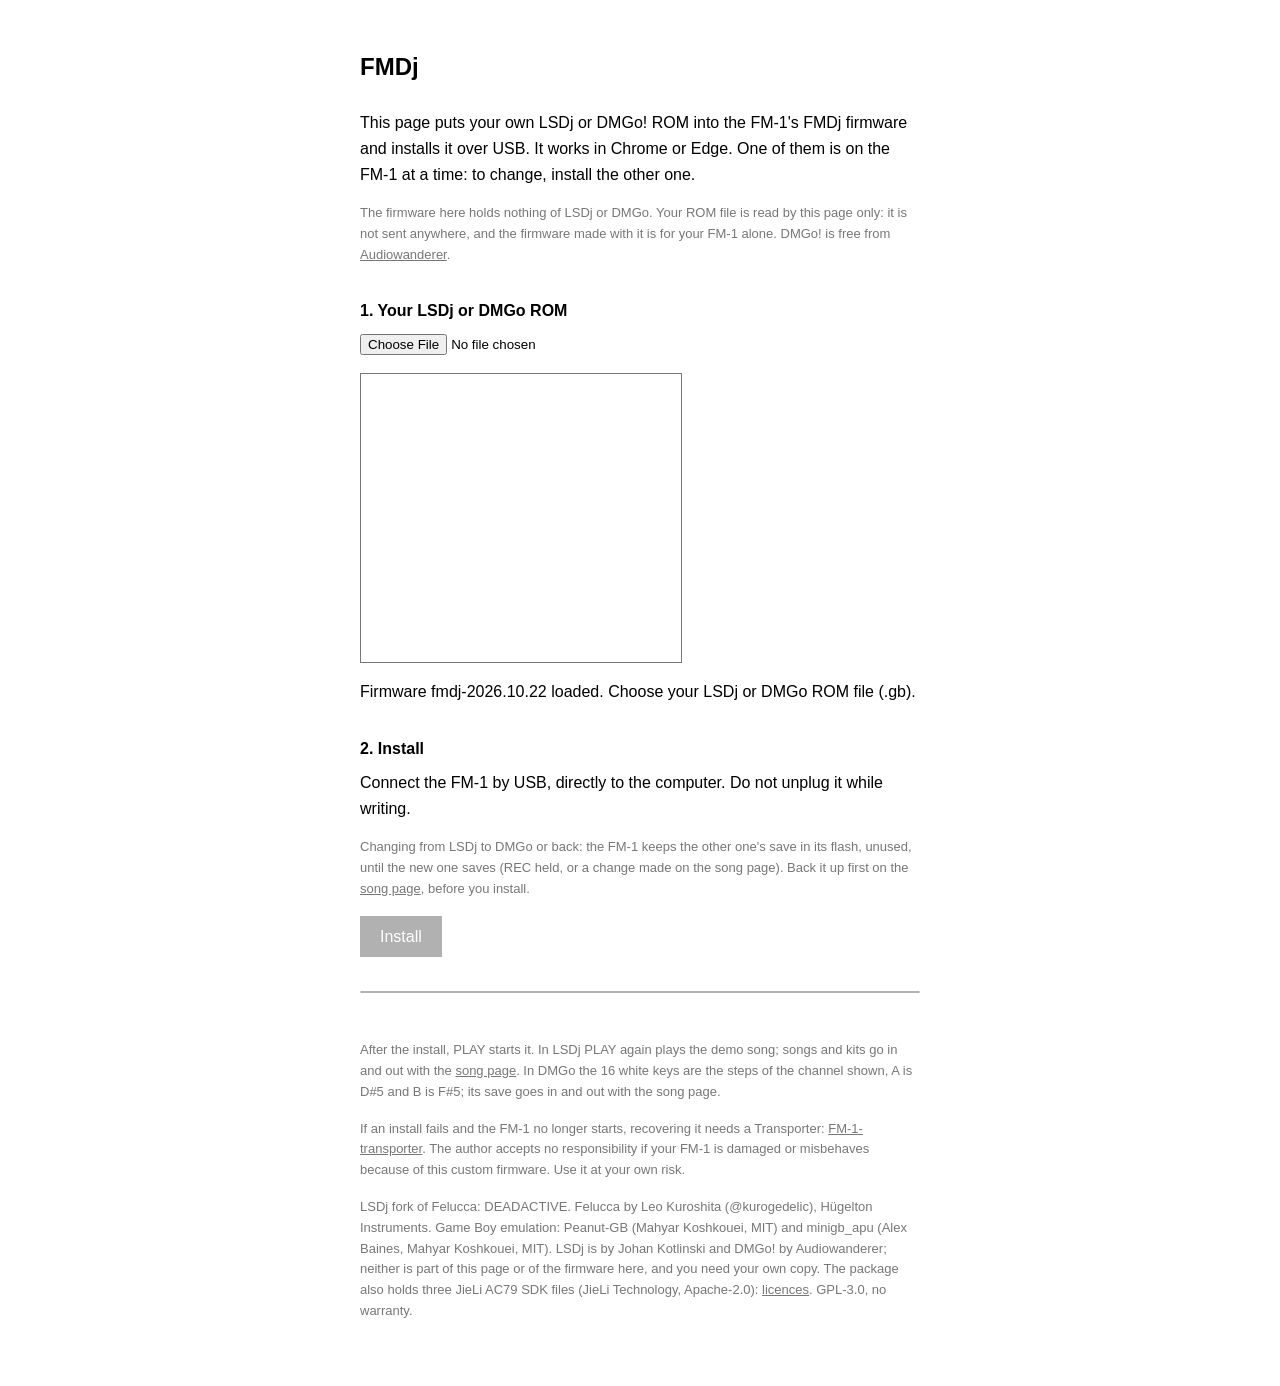
<file: webapp/lsdj-install/index.html>
<!doctype html>
<!-- SPDX-License-Identifier: GPL-3.0-only
     LSDj fork: 2026 DEADACTIVE -->
<html lang="en">
<head>
<meta charset="utf-8">
<meta name="viewport" content="width=device-width, initial-scale=1">
<title>FMDj: install</title>
<style>
  :root { --bg: #fff; --fg: #000; --dim: #777; }
  @media (prefers-color-scheme: dark) { :root { --bg: #000; --fg: #fff; --dim: #888; } }
  body { margin: 0; background: var(--bg); color: var(--fg);
         font: 16px/1.6 -apple-system, BlinkMacSystemFont, "Helvetica Neue", Arial, sans-serif; }
  main { max-width: 560px; margin: 0 auto; padding: 48px 16px; }
  h1 { font-size: 24px; font-weight: 600; margin: 0 0 24px; }
  h2 { font-size: 16px; font-weight: 600; margin: 32px 0 8px; }
  p { margin: 0 0 16px; }
  a { color: inherit; }
  button { font: inherit; background: var(--fg); color: var(--bg); border: 0; padding: 8px 20px; cursor: pointer; }
  button:disabled { opacity: .3; cursor: default; }
  .small { color: var(--dim); font-size: 13px; }
  progress { width: 100%; height: 4px; }
  canvas { display: block; width: 320px; height: 288px; margin: 16px 0; image-rendering: pixelated; border: 1px solid var(--dim); }
  #rom-status, #status { min-height: 1.6em; }
  pre { color: var(--dim); font-size: 12px; white-space: pre-wrap; margin-top: 16px; }
</style>
</head>
<body>
<main>
  <h1>FMDj</h1>
  <p>This page puts your own LSDj or DMGo! ROM into the FM-1's FMDj firmware and installs it over USB. It works in
     Chrome or Edge. One of them is on the FM-1 at a time: to change, install the other one.</p>
  <p class="small">The firmware here holds nothing of LSDj or DMGo. Your ROM file is read by this page only: it is
     not sent anywhere, and the firmware made with it is for your FM-1 alone. DMGo! is free from
     <a href="https://audiowanderer.com/AW/drum-machina-go-or/" target="_blank" rel="noopener">Audiowanderer</a>.</p>

  <h2>1. Your LSDj or DMGo ROM</h2>
  <p><input id="rom" type="file" accept=".gb,.gbc" disabled></p>
  <canvas id="screen" width="160" height="144" hidden></canvas>
  <progress id="rom-bar" max="100" value="0" hidden></progress>
  <p id="rom-status"></p>

  <h2>2. Install</h2>
  <p>Connect the FM-1 by USB, directly to the computer. Do not unplug it while writing.</p>
  <p class="small">Changing from LSDj to DMGo or back: the FM-1 keeps the other one's save in its flash, unused,
     until the new one saves (REC held, or a change made on the song page). Back it up first on the
     <a href="../lsdj/">song page</a>, before you install.</p>
  <p><button id="go" disabled>Install</button></p>
  <progress id="bar" max="100" value="0"></progress>
  <p id="status"></p>
  <p class="small">After the install, PLAY starts it. In LSDj PLAY again plays the demo song; songs and kits go in
     and out with the <a href="../lsdj/">song page</a>. In DMGo the 16 white keys are the steps of the channel shown,
     A is D#5 and B is F#5; its save goes in and out with the song page.</p>
  <p class="small">If an install fails and the FM-1 no longer starts, recovering it needs a Transporter:
     <a href="https://github.com/kurogedelic/FM-1-transporter" target="_blank" rel="noopener">FM-1-transporter</a>.
     The author accepts no responsibility if your FM-1 is damaged or misbehaves because of this custom firmware.
     Use it at your own risk.</p>
  <pre id="log"></pre>

  <p class="small">LSDj fork of Felucca: DEADACTIVE. Felucca by Leo Kuroshita (@kurogedelic), Hügelton Instruments.
     Game Boy emulation: Peanut-GB (Mahyar Koshkouei, MIT) and minigb_apu (Alex Baines, Mahyar Koshkouei, MIT).
     LSDj is by Johan Kotlinski and DMGo! by Audiowanderer; neither is part of this page or of the firmware here,
     and you need your own copy.
     The package also holds three JieLi AC79 SDK files (JieLi Technology, Apache-2.0):
     <a href="../../firmware/LICENSES/">licences</a>. GPL-3.0, no warranty.</p>
</main>
<script type="module">
// SPDX-License-Identifier: GPL-3.0-only
// Copyright (C) 2026 Leo Kuroshita (@kurogedelic), Hügelton Instruments
//
// FM-1 .fwsc packages in the browser: the package identity and the image the
// device reads during an update.

const BLOCKS = 20, BLK = 0x30, KEEP = 0x2F;
const STOCK_V15_SHA256 = "db1642b2b6fa5c2cccb11ffd13878068bb28601678d3644049f99dc40e7edb8a";
const STOCK_APP_SIZE = 0x8DFBC;
const STOCK_V15_SIZE = 699956;

const T = new Uint16Array(256);
for (let i = 0; i < 256; i++) {
  let c = i << 8;
  for (let k = 0; k < 8; k++) c = c & 0x8000 ? (c << 1) ^ 0x1021 : c << 1;
  T[i] = c & 0xFFFF;
}

function crc16(d, crc = 0) {
  for (let i = 0; i < d.length; i++) crc = ((crc << 8) & 0xFFFF) ^ T[((crc >> 8) ^ d[i]) & 0xFF];
  return crc;
}

function enc(buf, off, size, key = 0xFFFF) {
  for (let i = 0; i < size; i++) {
    buf[off + i] ^= key & 0xFF;
    key = ((key * 2) ^ (key & 0x8000 ? 0x1021 : 0)) & 0xFFFF;
  }
}

function sfc(buf, off, size, base, key) {
  for (let i = 0; i < size; i += 32) enc(buf, off + i, Math.min(size - i, 32), key ^ ((off + i - base) >> 2));
}

function chipkeyDecode(d) {
  let sum = 0;
  for (let i = 0; i < 16; i++) sum += d[i];
  sum &= 0xFF;
  sum = sum >= 0xE0 ? 0xAA : sum <= 0x10 ? 0x55 : sum;
  let k = 0;
  for (let i = 0; i < 16; i++) if ((d[16 + i] ^ d[15 - i]) < sum) k |= 1 << i;
  return k;
}

const align32 = (v) => (v + 31) & ~31;
const u16 = (b, o) => b[o] | (b[o + 1] << 8);
const u32 = (b, o) => (b[o] | (b[o + 1] << 8) | (b[o + 2] << 16) | (b[o + 3] << 24)) >>> 0;
function w16(b, o, v) { b[o] = v & 0xFF; b[o + 1] = (v >> 8) & 0xFF; }
function w32(b, o, v) { w16(b, o, v & 0xFFFF); w16(b, o + 2, (v >>> 16) & 0xFFFF); }

class Entry {                                   // JLFS head, 32 bytes
  constructor(raw, off) {
    this.hdrOff = off;
    this.hcrc = u16(raw, off);
    this.dcrc = u16(raw, off + 2);
    this.offset = u32(raw, off + 4);
    this.size = u32(raw, off + 8);
    this.flags = raw[off + 12];
    this.resvd = raw[off + 13];
    this.index = u16(raw, off + 14);
    this.rawName = raw.slice(off + 16, off + 32);
    const z = this.rawName.indexOf(0);
    this.name = String.fromCharCode(...this.rawName.slice(0, z < 0 ? 16 : z));
    if (crc16(raw.subarray(off + 2, off + 32)) !== this.hcrc) throw new Error(`JLFS header CRC mismatch @${off.toString(16)}`);
  }
  packInto(buf) {
    const o = this.hdrOff;
    w16(buf, o + 2, this.dcrc); w32(buf, o + 4, this.offset); w32(buf, o + 8, this.size);
    buf[o + 12] = this.flags; buf[o + 13] = this.resvd; w16(buf, o + 14, this.index);
    buf.set(this.rawName, o + 16);
    this.hcrc = crc16(buf.subarray(o + 2, o + 32));
    w16(buf, o, this.hcrc);
  }
}

class Package {
  constructor(bytes) {
    this.raw = new Uint8Array(bytes);
    this.parseUfw();
    this.flash = this.raw.slice(this.flashFileOff, this.flashFileOff + this.flashSize);
    this.parseFlash();
  }

  get product() { return productOf(this.raw); }

  setProduct(name) {
    if (name.length > BLOCKS) throw new Error("product name too long");
    for (let i = 0; i < BLOCKS; i++) {
      const m = i < name.length ? (name.charCodeAt(i) + i + 1) & 0xFF : 0x7D;
      if (i < name.length && m === 0x7D) throw new Error("product name encodes to the unused marker");
      this.raw[i * BLK + KEEP] = m;
    }
  }

  headerBytes() {
    const h = new Uint8Array(BLOCKS * KEEP);
    for (let i = 0; i < BLOCKS; i++) h.set(this.raw.subarray(i * BLK, i * BLK + KEEP), i * KEEP);
    return h;
  }

  hdrFileOff(i) { return Math.floor(i / KEEP) * BLK + (i % KEEP); }

  parseUfw() {
    const h = this.headerBytes();
    enc(h, 0, 0x40);
    const hcrc = u16(h, 0), lcrc = u16(h, 2), nent = u16(h, 8);
    if (crc16(h.subarray(2, 0x40)) !== hcrc) throw new Error("not an FM-1 .fwsc (UFW header CRC mismatch)");
    this.skew = BLOCKS * BLK - h.length;
    this.ufw = h;
    this.nent = nent;
    const hsize = 0x40 + nent * 0x50;
    if (crc16(h.subarray(0x40, hsize)) !== lcrc) throw new Error("UFW entry list CRC mismatch");
    this.entries = [];
    for (let off = 0x40; off < hsize; off += 0x50) {
      const e = h.slice(off, off + 0x50);
      enc(e, 0, 0x50);
      const z = e.subarray(0x40, 0x50).indexOf(0);
      this.entries.push({ off, type: u16(e, 0), dcrc: u16(e, 4), dataOff: u32(e, 8), size: u32(e, 12),
        name: String.fromCharCode(...e.subarray(0x40, z < 0 ? 0x50 : 0x40 + z)), plain: e });
    }
    const fl = this.entries.find((e) => e.type === 0);
    if (!fl) throw new Error("no flash.bin in the package");
    this.flashEntry = fl;
    this.flashFileOff = fl.dataOff + this.skew;
    this.flashSize = fl.size;
    if (crc16(this.raw.subarray(this.flashFileOff, this.flashFileOff + fl.size)) !== fl.dcrc) throw new Error("flash.bin CRC mismatch");
  }

  parseFlash() {
    const dec = this.flash.slice();
    const h = dec.slice(0, 32);
    enc(h, 0, 32);
    if (crc16(h.subarray(2, 32)) !== u16(h, 0)) throw new Error("flash header CRC mismatch");
    this.chipKey = null; this.appBase = null;
    for (let off = 32; ; off += 32) {
      enc(dec, off, 32);
      const e = new Entry(dec, off);
      if (e.name === "isd_config.ini") {
        const blob = dec.subarray(e.offset, e.offset + 34);
        if (crc16(blob.subarray(0, 32)) === u16(blob, 32)) this.chipKey = chipkeyDecode(blob.subarray(0, 32));
      }
      if (e.flags === 0x81 && e.name === "app_dir_head" && this.appBase === null) this.appBase = e.offset;
      if (e.index) break;
    }
    if (this.chipKey === null || this.appBase === null) throw new Error("chip key or app_dir_head not found");
    const b = this.appBase, k = this.chipKey, end = align32(b + 32);
    sfc(dec, b, end - b, b, k);
    const head = new Entry(dec, b);
    const blkEnd = b + head.size;
    if (blkEnd > end) sfc(dec, end, blkEnd - end, b, k);
    this.sfcEnd = Math.max(end, blkEnd);
    this.cfgLen = 0;
    const probe = this.flash.slice(b, align32(blkEnd) + 32);
    sfc(probe, 0, probe.length, 0, k);
    try {
      const cfg = new Entry(probe, blkEnd - b);
      if (cfg.name === "cfg" && blkEnd + cfg.size <= this.flash.length) this.cfgLen = cfg.size;
    } catch (_) { /* no cfg block */ }
    if (this.cfgLen) {
      const region = this.flash.slice(b, blkEnd + this.cfgLen);
      sfc(region, 0, region.length, 0, k);
      dec.set(region, b);
      this.sfcEnd = blkEnd + this.cfgLen;
    }
    this.head = head;
    this.app = null;
    for (let off = b + 32; ; off += 32) {
      const e = new Entry(dec, off);
      if (e.flags === 0x82 && e.name === "app.bin") this.app = e;
      if (e.index) break;
    }
    if (!this.app) throw new Error("app.bin not found in app area");
    this.appOff = b + this.app.offset;
    this.dec = dec;
  }

  // the new app, padded to the stock size (Felucca never changes the layout)
  setApp(app) {
    if (app.length > this.app.size) throw new Error(`app is ${app.length} B, the slot is ${this.app.size} B`);
    const nw = new Uint8Array(this.app.size).fill(0xFF);
    nw.set(app);
    const a = this.app, h = this.head, b = this.appBase;
    this.dec.set(nw, this.appOff);
    a.dcrc = crc16(nw);
    a.packInto(this.dec);
    h.dcrc = crc16(this.dec.subarray(h.hdrOff + 32, h.hdrOff + h.size));
    h.packInto(this.dec);
    this.sfcEnd = Math.max(align32(b + 32), b + h.size + this.cfgLen);
    const region = this.dec.slice(b, this.sfcEnd);
    sfc(region, 0, region.length, 0, this.chipKey);
    this.flash.set(region, b);
  }

  serialize() {
    const out = this.raw.slice();
    out.set(this.flash, this.flashFileOff);
    const fl = this.flashEntry, e = fl.plain.slice();
    w16(e, 4, crc16(this.flash));
    enc(e, 0, 0x50);
    const h = this.ufw.slice();
    h.set(e, fl.off);
    const hsize = 0x40 + this.nent * 0x50;
    w16(h, 2, crc16(h.subarray(0x40, hsize)));
    w16(h, 0, crc16(h.subarray(2, 0x40)));
    enc(h, 0, 0x40);
    for (let i = 0; i < hsize; i++) out[this.hdrFileOff(i)] = h[i];
    return out;
  }
}

// the package identity ("FM-1_904"): one marker byte after each of the first 20 blocks
function productOf(fwsc) {
  if (fwsc.length < BLOCKS * BLK) throw new Error("not an FM-1 package (too short)");
  let s = "";
  for (let i = 0; i < BLOCKS; i++) {
    const m = fwsc[i * BLK + KEEP];
    if (m !== 0x7D) s += String.fromCharCode((m - i - 1) & 0xFF);
  }
  return s;
}

// the image the device addresses during an update: the .fwsc without the 20 marker bytes
function logicalImage(fwsc) {
  const out = new Uint8Array(fwsc.length - BLOCKS);
  for (let i = 0; i < BLOCKS; i++) out.set(fwsc.subarray(i * BLK, i * BLK + KEEP), i * KEEP);
  out.set(fwsc.subarray(BLOCKS * BLK), BLOCKS * KEEP);
  return out;
}

async function sha256hex(bytes) {
  const d = await crypto.subtle.digest("SHA-256", bytes);
  return [...new Uint8Array(d)].map((x) => x.toString(16).padStart(2, "0")).join("");
}

// Only the user's unmodified official V15 is accepted for a return to stock.
// The digest pins every file, loader and flash layout; filenames are not evidence.
async function validateStockPackage(bytes) {
  if (bytes.length !== STOCK_V15_SIZE || await sha256hex(bytes) !== STOCK_V15_SHA256)
    throw new Error("Select the unmodified official FM-1 V15 file (FM-1.fwsc).");
  const pkg = new Package(bytes);
  if (pkg.product !== "FM-1_015" || pkg.flashFileOff !== 1044 || pkg.flashSize !== 602112 ||
      pkg.appBase !== 16384 || pkg.appOff !== 16672 || pkg.app.size !== STOCK_APP_SIZE ||
      !pkg.entries.some((e) => e.type === 100 && e.name === "ota.bin" && e.size === 19969))
    throw new Error("The official firmware has an unsupported FM-1 layout.");
  return { product: pkg.product, image: logicalImage(bytes), sha256: STOCK_V15_SHA256 };
}

// official V15 + Felucca app -> installable package (Uint8Array)
async function buildFeluccaPackage(stockBytes, appBytes, product) {
  const sha = await sha256hex(stockBytes);
  if (sha !== STOCK_V15_SHA256) throw new Error("this is not the official FM-1 V15 firmware file (FM-1.fwsc)");
  const pkg = new Package(stockBytes);
  pkg.setApp(appBytes);
  pkg.setProduct(product);
  return pkg.serialize();
}

// SPDX-License-Identifier: GPL-3.0-only
// Copyright (C) 2026 Leo Kuroshita (@kurogedelic), Hügelton Instruments
//
// The FM-1 USB-MIDI update protocol over WebMIDI (after tools/fm1_install.py).
// Step 1: the running firmware (official
// or Felucca) reads parts of the package and stages the update loader. Step 2:
// the loader reads the whole image and writes it. Both steps are "the device
// asks, we answer": cmd 0x30 read requests on the logical image.

const HS_QUERY = [0xF0, 0x00, 0x32, 0x45, 0x00, 0x00, 0x00, 0x40, 0x7F, 0xF7];
const UPGRADE = [0xF0, 0x22, 0x24, 0x35, 0x7F, 0xF7];
const MAXDATA = 512;
const sleep = (ms) => new Promise((r) => setTimeout(r, ms));
const IS_OTA = (id) => /^ota-/i.test(id.model);

// errors carry a code the pages translate: notfound, model, stopped, noloader, lost, noreturn,
// mismatch (detail: the identity the device reports), badreq
function fail(code, msg, detail = "") { const e = new Error(msg); e.code = code; e.detail = detail; return e; }

function pack7(data) {
  const out = []; let acc = 0, nb = 0;
  for (const b of data) {
    acc |= b << nb; nb += 8;
    while (nb >= 7) { out.push(acc & 0x7F); acc >>>= 7; nb -= 7; }
  }
  if (nb) out.push(acc & 0x7F);
  return out;
}

function unpack7(s) {
  const out = []; let acc = 0, nb = 0;
  for (const b of s) {
    acc |= (b & 0x7F) << nb; nb += 7;
    while (nb >= 8) { out.push(acc & 0xFF); acc >>>= 8; nb -= 8; }
  }
  return out;
}

function response(addr, data, fl = 0) {
  const len = data.length;
  const body = [0x00, 0x59, 0x30, (len + 8) & 0xFF, ((len + 8) >> 8) & 0xFF, 0, fl,
    addr & 0xFF, (addr >>> 8) & 0xFF, (addr >>> 16) & 0xFF, (addr >>> 24) & 0xFF,
    len & 0xFF, (len >> 8) & 0xFF, 0, ...data];
  let s = 0;
  for (let i = 6; i < body.length; i++) s += body[i];
  body.push(~s & 0xFF);
  return [0xF0, ...pack7(body), 0xF7];
}

function parseRequest(pkt) {
  if (pkt[0] !== 0xF0 || pkt[pkt.length - 1] !== 0xF7) return null;
  const u = unpack7(pkt.slice(1, -1));
  if (u.length !== 15 || u[0] !== 0 || u[1] !== 0x59 || u[2] !== 0x30) return null;
  let s = 0;
  for (let i = 6; i < 14; i++) s += u[i];
  if ((~s & 0xFF) !== u[14]) return null;
  return { fl: u[6], addr: (u[7] | (u[8] << 8) | (u[9] << 16) | (u[10] << 24)) >>> 0, len: u[11] | (u[12] << 8) | (u[13] << 16) };
}

function parseIdentity(pkt) {
  const d = unpack7(pkt.slice(1, -1));
  if (d.length !== 34 || d[0] !== 0 || d[1] !== 0x59 || d[2] !== 0x11) return null;
  const txt = String.fromCharCode(...d.slice(6, 33)).replace(/\0+$/, "");
  const m = /^([^_]+)_(\d+)$/.exec(txt);
  return m ? { text: txt, model: m[1], version: parseInt(m[2], 10) } : null;
}

// one MIDI in/out pair with a SysEx queue
class Link {
  constructor(input, output) {
    this.input = input; this.output = output; this.q = []; this.waiter = null;
    input.onmidimessage = (ev) => {
      if (ev.data[0] !== 0xF0) return;
      this.q.push(Array.from(ev.data));
      if (this.waiter) { const w = this.waiter; this.waiter = null; w(); }
    };
  }
  get lost() { return this.input.state === "disconnected" || this.output.state === "disconnected"; }
  // false when the port is gone (unplugged): WebMIDI throws on a disconnected output
  send(bytes) {
    try { this.output.send(bytes); return true; } catch (_) { return false; }
  }
  drain() { this.q.length = 0; }
  async read(ms) {
    if (!this.q.length) {
      let tm;
      await Promise.race([new Promise((r) => { this.waiter = r; }), new Promise((r) => { tm = setTimeout(r, ms); })]);
      clearTimeout(tm);
      this.waiter = null;
    }
    return this.q.shift() || null;
  }
  close() { this.input.onmidimessage = null; }
}

async function handshake(link, tries = 3) {
  link.drain();
  for (let t = 0; t < tries; t++) {
    if (!link.send(HS_QUERY)) return null;
    const end = Date.now() + 1000;
    while (Date.now() < end) {
      const p = await link.read(end - Date.now());
      if (!p) break;
      const id = parseIdentity(p);
      if (id) return id;
    }
  }
  return null;
}

class Updater {
  constructor(access, log) {
    this.access = access;
    this.log = log || (() => {});
  }

  // every in/out pair with the same port name that answers the handshake
  async find(filter) {
    const outs = [...this.access.outputs.values()];
    for (const input of this.access.inputs.values()) {
      if (input.state === "disconnected") continue;
      if (!/fm-1|felucca|ota|composite|sinco|usb-midi/i.test(input.name || "")) continue;   // never probe other gear
      const output = outs.find((o) => o.name === input.name && o.state !== "disconnected");
      if (!output) continue;
      try { await input.open(); await output.open(); } catch (_) { continue; }
      const link = new Link(input, output);
      const id = await handshake(link, 2);
      if (id && (!filter || filter(id))) return { link, id, name: input.name };
      link.close();
    }
    return null;
  }

  async waitFor(filter, ms) {
    const end = Date.now() + ms;
    while (Date.now() < end) {
      const dev = await this.find(filter);
      if (dev) return dev;
      await sleep(1000);
    }
    return null;
  }

  // serve read requests until the device asks for one of the finish addresses; stops early
  // when the port disappears (lost: true) instead of waiting out idleMs
  async serve(link, image, finishAddr, idleMs, onProgress) {
    let served = 0, last = Date.now();
    for (;;) {
      const pkt = await link.read(1000);
      if (!pkt) {
        if (link.lost) return { served, finished: false, lost: true };
        if (Date.now() - last > idleMs) return { served, finished: false };
        continue;
      }
      const r = parseRequest(pkt);
      if (!r) continue;
      last = Date.now();
      if (r.addr === 0xE0000000 || r.addr === 0xF0000000) {
        link.send(response(r.addr, [...new TextEncoder().encode("success"), 0]));
        if (r.addr === finishAddr) return { served, finished: true };
        continue;
      }
      if (r.len > MAXDATA || r.addr + r.len > image.length) throw fail("badreq", `bad request ${r.addr.toString(16)}+${r.len}`);
      await sleep(10);
      if (!link.send(response(r.addr, Array.from(image.subarray(r.addr, r.addr + r.len)), r.fl))) {
        return { served, finished: false, lost: true };
      }
      served++;
      if (onProgress) onProgress(served, r.addr);
    }
  }

  // full install: running firmware -> loader -> new firmware
  async install(image, product, onStep) {
    const step = onStep || (() => {});
    const dev = await this.find((id) => !IS_OTA(id));
    if (!dev) throw fail("notfound", "FM-1 not found (USB cable, and no other app using it?)");
    const [model] = product.split("_");
    if (dev.id.model !== model) { dev.link.close(); throw fail("model", `the device is ${dev.id.text}, the package is for ${product}`); }
    step("start", dev.id.text);
    dev.link.send(UPGRADE);
    await sleep(2000);
    const s1 = await this.serve(dev.link, image, 0xE0000000, 8000, (n) => step("verify", n));
    dev.link.close();
    if (!s1.finished) throw fail(s1.lost ? "lost" : "stopped", `the device ${s1.lost ? "was disconnected" : "stopped"} after ${s1.served} requests: nothing was written`);
    step("loader");
    await sleep(3000);
    const ota = await this.waitFor((id) => id.model === "ota-" + model, 30000);
    if (!ota) throw fail("noloader", "the update loader did not appear. Replug the USB cable and press Install again: the device stays in update mode until it is finished.");
    const s2 = await this.write(ota, image, step);
    if (!s2.finished) throw fail(s2.lost ? "lost" : "stopped", `the loader ${s2.lost ? "was disconnected" : "stopped"} after ${s2.served} requests. Replug and press Install again to resume.`);
    step("reboot");
    await sleep(3000);
    const back = await this.waitFor((id) => !IS_OTA(id), 40000);
    if (!back) throw fail("noreturn", "the device did not come back: power-cycle it");
    back.link.close();
    if (back.id.text !== product) throw fail("mismatch", `installed, but the device reports ${back.id.text}`, back.id.text);
    step("done", back.id.text);
    return back.id.text;
  }

  // step 2 with the loader found by find()/waitFor()
  async write(ota, image, step) {
    ota.link.send(UPGRADE);
    await sleep(2000);
    const s2 = await this.serve(ota.link, image, 0xF0000000, 180000, (n) => step("write", n));
    ota.link.close();
    return s2;
  }

  // resume: the device is already in update mode (loader) -> true when the write finished
  async resume(image, onStep, product = null) {
    const model = product && product.split("_")[0];
    const ota = await this.find((id) => model ? id.model === "ota-" + model : IS_OTA(id));
    if (!ota) return false;
    const step = onStep || (() => {});
    const result = await this.write(ota, image, step);
    if (!result.finished) return false;
    if (product) {
      step("reboot");
      await sleep(3000);
      const back = await this.waitFor((id) => id.model === model, 40000);
      if (!back) throw fail("noreturn", "The FM-1 did not return after resuming the write.");
      back.link.close();
      if (back.id.text !== product) throw fail("mismatch", "The FM-1 reports a different firmware after resuming.", back.id.text);
      step("done", back.id.text);
    }
    return true;
  }
}

// SPDX-License-Identifier: GPL-3.0-only
// LSDj fork: 2026 DEADACTIVE
// The LSDj install page's logic (web/lsdj_install.html; node-tested by web/test_lsdjinstall.mjs and
// tests/lsdj/lsdj_install_test.py): the user's own ROM file -> the cartridge block -> an installable package, all
// in the browser. The firmware it starts from holds nothing of LSDj (tools/build.py: lsdj-base.fwsc).
//   loadEmu(wasm)       the firmware's emulator and the block's maker as WebAssembly (web/lsdj_wasm.c)
//   makeCart(...)       runs the ROM as the Mac build does (tools/lsdj_rom.py): LSDj's first start from an empty
//                       save, the demo song typed in, a short play; then the block. The same C code, the same bytes.
//                       DMGo! (the owner's own, 2026-10-17): its first start, then a step set and played (that
//                       run's save is not kept); no demo
//   baseInfo(pkg)       how much of the app's flash slot the firmware leaves free
//   withCart(base, c)   the package with the block at the end of the slot, parsed again and checked

const BOOT_FRAMES = 3000;                // 50 s of Game Boy time: past LSDj's first-start check
const PLAY_FRAMES = 600, PLAY_PEAK = 2000;
const DMGO_FRAMES = 600;                 // DMGo's first start: its title screen and its empty save
// DMGo's check: past its title (START), the cursor to step 1 (10 x DOWN), B sets it, START plays it
const DMGO_CHECK = [[300, 304, "t"], ...Array.from({ length: 10 }, (_, i) => [400 + 12 * i, 404 + 12 * i, "d"]),
                           [520, 524, "b"], [560, 564, "t"]], DMGO_CHECK_FRAMES = 800;
const KEY = { a: 1, b: 2, s: 4, t: 8, r: 16, l: 32, u: 64, d: 128 };   // Peanut-GB's joypad bits
const NOT_ROM = { "-3": "it is not 1 to 64 whole banks of 16 KiB",
  "-4": "it is neither LSDj's kind of cartridge (MBC5, a 128 KiB save) nor DMGo's (its title, MBC5, a 32 KiB save)",
  "-5": "its header checksum is wrong" };

async function loadEmu(wasm) {
  const { instance } = await WebAssembly.instantiate(wasm, {});
  const x = instance.exports;
  if (x._initialize) x._initialize();
  const mem = (at, n) => new Uint8Array(x.memory.buffer, at, n);
  let len = 0;
  return {
    setRom(rom) {
      if (rom.length > 0x100000) return -3;
      mem(x.lw_rom(), rom.length).set(rom);
      len = rom.length;
      return x.lw_check(len);
    },
    start: () => x.lw_start(len),
    prog: () => ["lsdj", "dmgo"][x.lw_prog()] || null,   // the ROM's program (after setRom)
    saveSize: () => x.lw_save_n() >>> 0,
    frames: (n, pad) => x.lw_frames(n, pad),
    errors: () => x.lw_errors() >>> 0,
    peak: () => x.lw_peak() >>> 0,
    ink: () => x.lw_ink() >>> 0,
    sram: () => mem(x.lw_sram(), x.lw_save_n() || 0x20000).slice(),
    setSram: (s) => mem(x.lw_sram(), 0x20000).set(s),
    screen: () => mem(x.lw_fb(), 160 * 144),
    need: () => x.lw_need() >>> 0,
    cart(max) {
      const n = x.lw_cart(max);
      return n < 0 ? n : mem(x.lw_out(), n).slice();
    },
  };
}

// the keys of every frame (Peanut-GB's byte: a 0 bit is a key down) from the demo's list: [from, to, letters]
// as tests/lsdj/lsdj_host.c takes them (-k FROM:TO:KEYS; letters of l r u d a b s(elect) t(start))
function padsFor(keys, frames) {
  const p = new Uint8Array(frames).fill(0xFF);
  for (const [from, to, letters] of keys) {
    let m = 0;
    for (const c of letters) m |= KEY[c] || 0;
    for (let f = from; f < to && f < frames; f++) p[f] &= ~m;
  }
  return p;
}

async function run(emu, pads, what, say, pause) {
  const r = emu.start();
  if (r) throw new Error(`The emulator does not take this ROM (error ${r}).`);
  for (let f = 0, last = 0; f < pads.length;) {
    let n = 1;
    while (f + n < pads.length && pads[f + n] === pads[f] && n < 600) n++;
    emu.frames(n, pads[f]);
    f += n;
    if (f - last >= 1500 || f === pads.length) {
      last = f;
      say(what, f, pads.length);
      await pause();
    }
  }
  if (emu.errors()) throw new Error(`This ROM does not run in the emulator (${what}: ${emu.errors()} errors).`);
  if (!emu.ink()) throw new Error(`This ROM does not run in the emulator (${what}: the screen stays blank).`);
}

// rom: the file's bytes; demo: { keys, frames } (tools/lsdj_demo.py key_args(60): its list, its end + 60), or null
// for an empty song; room: the slot's free bytes. -> the block. Throws an Error that says why not.
async function makeCart(emu, rom, demo, room, say = () => {}, pause = async () => {}) {
  const why = emu.setRom(rom);
  if (why) throw new Error(`This file is not an LSDj or DMGo ROM: ${NOT_ROM[why] || "error " + why}.`);
  emu.setSram(new Uint8Array(0x20000));
  const full = (need) => new Error(`This ROM needs ${need} bytes and the FM-1's firmware leaves ${room}: ${need - room} too ` +
    "many. A ROM with fewer kits fits; the kits can go in with the song page afterwards.");
  if (emu.need() > room) throw full(emu.need());                     // (the least it can need: with an empty save)
  if (emu.prog() === "dmgo") return dmgoCart(emu, room, full, say, pause);
  await run(emu, new Uint8Array(BOOT_FRAMES).fill(0xFF), "LSDj's first start", say, pause);
  let save = emu.sram();
  if (demo) {
    emu.setSram(save);
    await run(emu, padsFor(demo.keys, demo.frames), "typing the demo song", say, pause);
    save = emu.sram();
    emu.setSram(save);
    await run(emu, padsFor([[60, 64, "t"]], PLAY_FRAMES), "playing it", say, pause);
    if (emu.peak() < PLAY_PEAK) throw new Error("This ROM runs, but the demo song typed into it makes no sound.");
  }
  emu.setSram(save);
  const cart = emu.cart(room);
  if (cart === -6) throw full(emu.need());
  if (typeof cart === "number") throw new Error(`The cartridge block could not be made (error ${cart}).`);
  return cart;
}

async function dmgoCart(emu, room, full, say, pause) {
  await run(emu, new Uint8Array(DMGO_FRAMES).fill(0xFF), "DMGo's first start", say, pause);
  const save = emu.sram();
  emu.setSram(save);
  await run(emu, padsFor(DMGO_CHECK, DMGO_CHECK_FRAMES), "playing a step", say, pause);
  if (emu.peak() < PLAY_PEAK) throw new Error("This ROM runs, but a step set in DMGo and played makes no sound.");
  emu.setSram(save);
  const cart = emu.cart(room);
  if (cart === -6) throw full(emu.need());
  if (typeof cart === "number") throw new Error(`The cartridge block could not be made (error ${cart}).`);
  return cart;
}

// a cartridge block (lsdj_cart.c's layout) -> the program of the ROM in it: "lsdj", "dmgo" or null (as lsdj_gb.c
// lsdj_prog: by the header of bank 0)
function cartProg(cart) {
  if (!cart || cart.length < 16) return null;
  const u16 = (a) => cart[a] | cart[a + 1] << 8, u32 = (a) => (u16(a) | u16(a + 2) << 16) >>> 0;
  const t = cart.length - 16, n = u16(t + 6), body = t - u32(t + 8);
  if (String.fromCharCode(...cart.subarray(t, t + 4)) !== "LSDC" || !n || body < 0 || u16(body) < 0x150) return null;
  const h = body + 2 * n + 4 + u32(body + 2 * n);
  if (h + 0x150 > t) return null;
  const type = cart[h + 0x147], ram = cart[h + 0x149];
  if (type === 0x1B && ram === 0x04) return "lsdj";
  const title = String.fromCharCode(...cart.subarray(h + 0x134, h + 0x140));
  return type === 0x1E && ram === 0x03 && title === "DRUMMACHINA\0" ? "dmgo" : null;
}

const slotOf = (p) => p.dec.subarray(p.appOff, p.appOff + p.app.size);

// pkg: a parsed lsdj-base package. -> { size, appLen, room }: the slot, the firmware's own bytes, what is free.
// tools/build.py ends the firmware with "LSDE" and its length; anything else is not an LSDj base (or has a ROM in)
function baseInfo(pkg) {
  const s = slotOf(pkg);
  let e = s.length;
  while (e && s[e - 1] === 0xFF) e--;
  const mark = e >= 8 && String.fromCharCode(...s.subarray(e - 8, e - 4)) === "LSDE";
  const len = mark ? (s[e - 4] | s[e - 3] << 8 | s[e - 2] << 16 | s[e - 1] << 24) >>> 0 : 0;
  if (!mark || len !== e) throw new Error("This is not the LSDj firmware without a ROM (no end mark in it).");
  return { size: s.length, appLen: e, room: s.length - e };
}

// base: the lsdj-base package's bytes; cart: the block. -> the package to install. Everything is checked on the
// result parsed again: the FM-1's loader writes the app without checking the app's own checksum.
function withCart(base, cart) {
  const pkg = new Package(base), info = baseInfo(pkg);
  if (cart.length > info.room) throw new Error(`the block is ${cart.length} bytes and ${info.room} are free`);
  if (String.fromCharCode(...cart.subarray(cart.length - 16, cart.length - 12)) !== "LSDC") throw new Error("not a cartridge block");
  const slot = slotOf(pkg).slice();
  slot.set(cart, slot.length - cart.length);
  pkg.setApp(slot);
  const out = pkg.serialize(), back = new Package(out), got = slotOf(back), h = back.head;
  const same = got.length === slot.length && got.every((v, i) => v === slot[i]);
  if (!same || crc16(got) !== back.app.dcrc || crc16(back.dec.subarray(h.hdrOff + 32, h.hdrOff + h.size)) !== h.dcrc ||
      productOf(out) !== productOf(base) || out.length !== base.length)
    throw new Error("The package made here does not check out; nothing was sent to the FM-1.");
  return out;
}

const $ = (id) => document.getElementById(id);
const meta = {"version": "fmdj-2026.10.22", "product": "FM-1_900", "pkg": "../../firmware/lsdj-base-fmdj-2026.10.22.fwsc", "wasm": "lsdj_emu.wasm", "demo": {"keys": [[60, 64, "a"], [70, 80, "a"], [73, 77, "ad"], [86, 96, "a"], [89, 93, "ad"], [102, 112, "a"], [105, 109, "ad"], [118, 128, "a"], [121, 125, "ad"], [134, 144, "a"], [137, 141, "ad"], [150, 160, "a"], [153, 157, "ad"], [166, 176, "a"], [169, 173, "ad"], [182, 192, "a"], [185, 189, "ad"], [198, 208, "a"], [201, 205, "ad"], [214, 224, "a"], [217, 221, "ad"], [230, 240, "a"], [233, 237, "ad"], [246, 256, "a"], [249, 253, "ad"], [262, 272, "a"], [265, 269, "ad"], [278, 288, "a"], [281, 285, "ad"], [294, 304, "a"], [297, 301, "ad"], [310, 320, "a"], [313, 317, "ad"], [326, 336, "a"], [329, 333, "al"], [342, 352, "a"], [345, 349, "al"], [358, 368, "a"], [361, 365, "al"], [374, 384, "a"], [377, 381, "al"], [390, 400, "a"], [393, 397, "al"], [406, 416, "a"], [409, 413, "al"], [422, 432, "a"], [425, 429, "al"], [438, 448, "a"], [441, 445, "al"], [454, 464, "a"], [457, 461, "al"], [470, 480, "a"], [473, 477, "al"], [486, 496, "a"], [489, 493, "al"], [502, 512, "a"], [505, 509, "al"], [518, 528, "a"], [521, 525, "al"], [534, 544, "a"], [537, 541, "al"], [550, 560, "a"], [553, 557, "al"], [566, 576, "s"], [569, 573, "sr"], [582, 586, "a"], [592, 602, "a"], [595, 599, "ad"], [608, 618, "a"], [611, 615, "ad"], [624, 634, "a"], [627, 631, "ad"], [640, 650, "a"], [643, 647, "ad"], [656, 666, "a"], [659, 663, "ad"], [672, 682, "a"], [675, 679, "ad"], [688, 698, "a"], [691, 695, "ad"], [704, 714, "a"], [707, 711, "ad"], [720, 730, "a"], [723, 727, "ad"], [736, 746, "a"], [739, 743, "ad"], [752, 762, "a"], [755, 759, "ad"], [768, 778, "a"], [771, 775, "ad"], [784, 794, "a"], [787, 791, "ad"], [800, 810, "a"], [803, 807, "ad"], [816, 826, "a"], [819, 823, "ad"], [832, 842, "a"], [835, 839, "ad"], [848, 858, "a"], [851, 855, "al"], [864, 874, "a"], [867, 871, "al"], [880, 890, "a"], [883, 887, "al"], [896, 906, "a"], [899, 903, "al"], [912, 922, "a"], [915, 919, "al"], [928, 938, "a"], [931, 935, "al"], [944, 954, "a"], [947, 951, "al"], [960, 970, "a"], [963, 967, "al"], [976, 986, "a"], [979, 983, "al"], [992, 1002, "a"], [995, 999, "al"], [1008, 1018, "a"], [1011, 1015, "al"], [1024, 1034, "a"], [1027, 1031, "al"], [1040, 1050, "a"], [1043, 1047, "al"], [1056, 1066, "a"], [1059, 1063, "al"], [1072, 1082, "a"], [1075, 1079, "al"], [1088, 1098, "s"], [1091, 1095, "sr"], [1104, 1108, "a"], [1114, 1124, "a"], [1117, 1121, "ad"], [1130, 1140, "a"], [1133, 1137, "ad"], [1146, 1156, "a"], [1149, 1153, "ad"], [1162, 1172, "a"], [1165, 1169, "ad"], [1178, 1188, "a"], [1181, 1185, "ad"], [1194, 1204, "a"], [1197, 1201, "ad"], [1210, 1220, "a"], [1213, 1217, "ad"], [1226, 1236, "a"], [1229, 1233, "al"], [1242, 1252, "a"], [1245, 1249, "al"], [1258, 1268, "a"], [1261, 1265, "al"], [1274, 1284, "a"], [1277, 1281, "al"], [1290, 1300, "a"], [1293, 1297, "al"], [1306, 1316, "a"], [1309, 1313, "al"], [1322, 1332, "a"], [1325, 1329, "al"], [1338, 1348, "a"], [1341, 1345, "al"], [1354, 1364, "a"], [1357, 1361, "al"], [1370, 1380, "a"], [1373, 1377, "al"], [1386, 1396, "a"], [1389, 1393, "al"], [1402, 1412, "a"], [1405, 1409, "au"], [1418, 1428, "a"], [1421, 1425, "ar"], [1434, 1444, "a"], [1437, 1441, "ar"], [1450, 1460, "a"], [1453, 1457, "ar"], [1466, 1476, "a"], [1469, 1473, "ar"], [1482, 1492, "a"], [1485, 1489, "ar"], [1498, 1508, "a"], [1501, 1505, "ar"], [1514, 1524, "a"], [1517, 1521, "ar"], [1530, 1540, "a"], [1533, 1537, "ar"], [1546, 1556, "a"], [1549, 1553, "ar"], [1562, 1566, "d"], [1572, 1576, "d"], [1582, 1586, "d"], [1592, 1596, "a"], [1602, 1612, "a"], [1605, 1609, "ad"], [1618, 1628, "a"], [1621, 1625, "ad"], [1634, 1644, "a"], [1637, 1641, "ad"], [1650, 1660, "a"], [1653, 1657, "ad"], [1666, 1676, "a"], [1669, 1673, "ad"], [1682, 1692, "a"], [1685, 1689, "ad"], [1698, 1708, "a"], [1701, 1705, "ad"], [1714, 1724, "a"], [1717, 1721, "al"], [1730, 1740, "a"], [1733, 1737, "al"], [1746, 1756, "a"], [1749, 1753, "al"], [1762, 1772, "a"], [1765, 1769, "al"], [1778, 1788, "a"], [1781, 1785, "al"], [1794, 1804, "a"], [1797, 1801, "al"], [1810, 1820, "a"], [1813, 1817, "al"], [1826, 1836, "a"], [1829, 1833, "al"], [1842, 1852, "a"], [1845, 1849, "al"], [1858, 1868, "a"], [1861, 1865, "al"], [1874, 1884, "a"], [1877, 1881, "al"], [1890, 1900, "a"], [1893, 1897, "au"], [1906, 1916, "a"], [1909, 1913, "au"], [1922, 1926, "d"], [1932, 1936, "d"], [1942, 1946, "d"], [1952, 1956, "a"], [1962, 1972, "a"], [1965, 1969, "ad"], [1978, 1988, "a"], [1981, 1985, "ad"], [1994, 2004, "a"], [1997, 2001, "ad"], [2010, 2020, "a"], [2013, 2017, "ad"], [2026, 2036, "a"], [2029, 2033, "ad"], [2042, 2052, "a"], [2045, 2049, "ad"], [2058, 2068, "a"], [2061, 2065, "ad"], [2074, 2084, "a"], [2077, 2081, "al"], [2090, 2100, "a"], [2093, 2097, "al"], [2106, 2116, "a"], [2109, 2113, "al"], [2122, 2132, "a"], [2125, 2129, "al"], [2138, 2148, "a"], [2141, 2145, "al"], [2154, 2164, "a"], [2157, 2161, "al"], [2170, 2180, "a"], [2173, 2177, "al"], [2186, 2196, "a"], [2189, 2193, "al"], [2202, 2212, "a"], [2205, 2209, "al"], [2218, 2228, "a"], [2221, 2225, "al"], [2234, 2244, "a"], [2237, 2241, "al"], [2250, 2260, "a"], [2253, 2257, "au"], [2266, 2276, "a"], [2269, 2273, "au"], [2282, 2292, "a"], [2285, 2289, "ar"], [2298, 2308, "a"], [2301, 2305, "ar"], [2314, 2324, "a"], [2317, 2321, "ar"], [2330, 2340, "a"], [2333, 2337, "ar"], [2346, 2350, "d"], [2356, 2360, "d"], [2366, 2370, "a"], [2376, 2386, "a"], [2379, 2383, "ad"], [2392, 2402, "a"], [2395, 2399, "ad"], [2408, 2418, "a"], [2411, 2415, "ad"], [2424, 2434, "a"], [2427, 2431, "ad"], [2440, 2450, "a"], [2443, 2447, "ad"], [2456, 2466, "a"], [2459, 2463, "ad"], [2472, 2482, "a"], [2475, 2479, "ad"], [2488, 2498, "a"], [2491, 2495, "al"], [2504, 2514, "a"], [2507, 2511, "al"], [2520, 2530, "a"], [2523, 2527, "al"], [2536, 2546, "a"], [2539, 2543, "al"], [2552, 2562, "a"], [2555, 2559, "al"], [2568, 2578, "a"], [2571, 2575, "al"], [2584, 2594, "a"], [2587, 2591, "al"], [2600, 2610, "a"], [2603, 2607, "al"], [2616, 2626, "a"], [2619, 2623, "al"], [2632, 2642, "a"], [2635, 2639, "al"], [2648, 2658, "a"], [2651, 2655, "al"], [2664, 2674, "a"], [2667, 2671, "au"], [2680, 2690, "a"], [2683, 2687, "au"], [2696, 2706, "a"], [2699, 2703, "ar"], [2712, 2722, "a"], [2715, 2719, "ar"], [2728, 2732, "d"], [2738, 2742, "d"], [2748, 2752, "a"], [2758, 2768, "a"], [2761, 2765, "ad"], [2774, 2784, "a"], [2777, 2781, "ad"], [2790, 2800, "a"], [2793, 2797, "ad"], [2806, 2816, "a"], [2809, 2813, "ad"], [2822, 2832, "a"], [2825, 2829, "ad"], [2838, 2848, "a"], [2841, 2845, "ad"], [2854, 2864, "a"], [2857, 2861, "ad"], [2870, 2880, "a"], [2873, 2877, "al"], [2886, 2896, "a"], [2889, 2893, "al"], [2902, 2912, "a"], [2905, 2909, "al"], [2918, 2928, "a"], [2921, 2925, "al"], [2934, 2944, "a"], [2937, 2941, "al"], [2950, 2960, "a"], [2953, 2957, "al"], [2966, 2976, "a"], [2969, 2973, "al"], [2982, 2992, "a"], [2985, 2989, "al"], [2998, 3008, "a"], [3001, 3005, "al"], [3014, 3024, "a"], [3017, 3021, "al"], [3030, 3040, "a"], [3033, 3037, "al"], [3046, 3056, "a"], [3049, 3053, "au"], [3062, 3072, "a"], [3065, 3069, "au"], [3078, 3082, "d"], [3088, 3092, "d"], [3098, 3102, "a"], [3108, 3118, "a"], [3111, 3115, "ad"], [3124, 3134, "a"], [3127, 3131, "ad"], [3140, 3150, "a"], [3143, 3147, "ad"], [3156, 3166, "a"], [3159, 3163, "ad"], [3172, 3182, "a"], [3175, 3179, "ad"], [3188, 3198, "a"], [3191, 3195, "ad"], [3204, 3214, "a"], [3207, 3211, "ad"], [3220, 3230, "a"], [3223, 3227, "al"], [3236, 3246, "a"], [3239, 3243, "al"], [3252, 3262, "a"], [3255, 3259, "al"], [3268, 3278, "a"], [3271, 3275, "al"], [3284, 3294, "a"], [3287, 3291, "al"], [3300, 3310, "a"], [3303, 3307, "al"], [3316, 3326, "a"], [3319, 3323, "al"], [3332, 3342, "a"], [3335, 3339, "al"], [3348, 3358, "a"], [3351, 3355, "al"], [3364, 3374, "a"], [3367, 3371, "al"], [3380, 3390, "a"], [3383, 3387, "al"], [3396, 3406, "a"], [3399, 3403, "au"], [3412, 3422, "a"], [3415, 3419, "ar"], [3428, 3438, "a"], [3431, 3435, "ar"], [3444, 3454, "a"], [3447, 3451, "ar"], [3460, 3470, "a"], [3463, 3467, "ar"], [3476, 3486, "a"], [3479, 3483, "ar"], [3492, 3502, "a"], [3495, 3499, "ar"], [3508, 3518, "a"], [3511, 3515, "ar"], [3524, 3534, "a"], [3527, 3531, "ar"], [3540, 3550, "a"], [3543, 3547, "ar"], [3556, 3566, "a"], [3559, 3563, "ar"], [3572, 3582, "a"], [3575, 3579, "ar"], [3588, 3592, "d"], [3598, 3602, "d"], [3608, 3612, "a"], [3618, 3628, "a"], [3621, 3625, "ad"], [3634, 3644, "a"], [3637, 3641, "ad"], [3650, 3660, "a"], [3653, 3657, "ad"], [3666, 3676, "a"], [3669, 3673, "ad"], [3682, 3692, "a"], [3685, 3689, "ad"], [3698, 3708, "a"], [3701, 3705, "ad"], [3714, 3724, "a"], [3717, 3721, "ad"], [3730, 3740, "a"], [3733, 3737, "al"], [3746, 3756, "a"], [3749, 3753, "al"], [3762, 3772, "a"], [3765, 3769, "al"], [3778, 3788, "a"], [3781, 3785, "al"], [3794, 3804, "a"], [3797, 3801, "al"], [3810, 3820, "a"], [3813, 3817, "al"], [3826, 3836, "a"], [3829, 3833, "al"], [3842, 3852, "a"], [3845, 3849, "al"], [3858, 3868, "a"], [3861, 3865, "al"], [3874, 3884, "a"], [3877, 3881, "al"], [3890, 3900, "a"], [3893, 3897, "al"], [3906, 3916, "a"], [3909, 3913, "au"], [3922, 3932, "a"], [3925, 3929, "ar"], [3938, 3948, "a"], [3941, 3945, "ar"], [3954, 3964, "a"], [3957, 3961, "ar"], [3970, 3980, "a"], [3973, 3977, "ar"], [3986, 3996, "a"], [3989, 3993, "ar"], [4002, 4012, "a"], [4005, 4009, "ar"], [4018, 4028, "a"], [4021, 4025, "ar"], [4034, 4038, "u"], [4044, 4048, "u"], [4054, 4058, "u"], [4064, 4068, "u"], [4074, 4078, "u"], [4084, 4088, "u"], [4094, 4098, "u"], [4104, 4108, "u"], [4114, 4118, "u"], [4124, 4128, "u"], [4134, 4138, "u"], [4144, 4148, "u"], [4154, 4158, "u"], [4164, 4168, "u"], [4174, 4184, "s"], [4177, 4181, "sl"], [4190, 4194, "d"], [4200, 4204, "a"], [4210, 4220, "a"], [4213, 4217, "ad"], [4226, 4236, "a"], [4229, 4233, "ad"], [4242, 4252, "a"], [4245, 4249, "ad"], [4258, 4268, "a"], [4261, 4265, "ad"], [4274, 4284, "a"], [4277, 4281, "ad"], [4290, 4300, "a"], [4293, 4297, "ad"], [4306, 4316, "a"], [4309, 4313, "ad"], [4322, 4332, "a"], [4325, 4329, "ad"], [4338, 4348, "a"], [4341, 4345, "ad"], [4354, 4364, "a"], [4357, 4361, "ad"], [4370, 4380, "a"], [4373, 4377, "ad"], [4386, 4396, "a"], [4389, 4393, "ad"], [4402, 4412, "a"], [4405, 4409, "ad"], [4418, 4428, "a"], [4421, 4425, "ad"], [4434, 4444, "a"], [4437, 4441, "ad"], [4450, 4460, "a"], [4453, 4457, "ad"], [4466, 4476, "a"], [4469, 4473, "al"], [4482, 4492, "a"], [4485, 4489, "al"], [4498, 4508, "a"], [4501, 4505, "al"], [4514, 4524, "a"], [4517, 4521, "al"], [4530, 4540, "a"], [4533, 4537, "al"], [4546, 4556, "a"], [4549, 4553, "al"], [4562, 4572, "a"], [4565, 4569, "al"], [4578, 4588, "a"], [4581, 4585, "al"], [4594, 4604, "a"], [4597, 4601, "al"], [4610, 4620, "a"], [4613, 4617, "al"], [4626, 4636, "a"], [4629, 4633, "al"], [4642, 4652, "a"], [4645, 4649, "al"], [4658, 4668, "a"], [4661, 4665, "al"], [4674, 4684, "a"], [4677, 4681, "al"], [4690, 4700, "a"], [4693, 4697, "al"], [4706, 4716, "a"], [4709, 4713, "ar"], [4722, 4732, "s"], [4725, 4729, "sr"], [4738, 4742, "a"], [4748, 4758, "a"], [4751, 4755, "ad"], [4764, 4774, "a"], [4767, 4771, "ad"], [4780, 4790, "a"], [4783, 4787, "ad"], [4796, 4806, "a"], [4799, 4803, "ad"], [4812, 4822, "a"], [4815, 4819, "ad"], [4828, 4838, "a"], [4831, 4835, "ad"], [4844, 4854, "a"], [4847, 4851, "ad"], [4860, 4870, "a"], [4863, 4867, "al"], [4876, 4886, "a"], [4879, 4883, "al"], [4892, 4902, "a"], [4895, 4899, "al"], [4908, 4918, "a"], [4911, 4915, "al"], [4924, 4934, "a"], [4927, 4931, "al"], [4940, 4950, "a"], [4943, 4947, "al"], [4956, 4966, "a"], [4959, 4963, "al"], [4972, 4982, "a"], [4975, 4979, "al"], [4988, 4998, "a"], [4991, 4995, "al"], [5004, 5014, "a"], [5007, 5011, "al"], [5020, 5030, "a"], [5023, 5027, "al"], [5036, 5046, "a"], [5039, 5043, "au"], [5052, 5062, "a"], [5055, 5059, "ar"], [5068, 5078, "a"], [5071, 5075, "ar"], [5084, 5094, "a"], [5087, 5091, "ar"], [5100, 5110, "a"], [5103, 5107, "ar"], [5116, 5126, "a"], [5119, 5123, "ar"], [5132, 5136, "d"], [5142, 5146, "d"], [5152, 5156, "d"], [5162, 5166, "a"], [5172, 5182, "a"], [5175, 5179, "ad"], [5188, 5198, "a"], [5191, 5195, "ad"], [5204, 5214, "a"], [5207, 5211, "ad"], [5220, 5230, "a"], [5223, 5227, "ad"], [5236, 5246, "a"], [5239, 5243, "ad"], [5252, 5262, "a"], [5255, 5259, "ad"], [5268, 5278, "a"], [5271, 5275, "ad"], [5284, 5294, "a"], [5287, 5291, "al"], [5300, 5310, "a"], [5303, 5307, "al"], [5316, 5326, "a"], [5319, 5323, "al"], [5332, 5342, "a"], [5335, 5339, "al"], [5348, 5358, "a"], [5351, 5355, "al"], [5364, 5374, "a"], [5367, 5371, "al"], [5380, 5390, "a"], [5383, 5387, "al"], [5396, 5406, "a"], [5399, 5403, "al"], [5412, 5422, "a"], [5415, 5419, "al"], [5428, 5438, "a"], [5431, 5435, "al"], [5444, 5454, "a"], [5447, 5451, "al"], [5460, 5470, "a"], [5463, 5467, "au"], [5476, 5486, "a"], [5479, 5483, "ar"], [5492, 5502, "a"], [5495, 5499, "ar"], [5508, 5518, "a"], [5511, 5515, "ar"], [5524, 5534, "a"], [5527, 5531, "ar"], [5540, 5550, "a"], [5543, 5547, "ar"], [5556, 5566, "a"], [5559, 5563, "ar"], [5572, 5582, "a"], [5575, 5579, "ar"], [5588, 5598, "a"], [5591, 5595, "ar"], [5604, 5614, "a"], [5607, 5611, "ar"], [5620, 5624, "d"], [5630, 5634, "d"], [5640, 5644, "d"], [5650, 5654, "a"], [5660, 5670, "a"], [5663, 5667, "ad"], [5676, 5686, "a"], [5679, 5683, "ad"], [5692, 5702, "a"], [5695, 5699, "ad"], [5708, 5718, "a"], [5711, 5715, "ad"], [5724, 5734, "a"], [5727, 5731, "ad"], [5740, 5750, "a"], [5743, 5747, "ad"], [5756, 5766, "a"], [5759, 5763, "ad"], [5772, 5782, "a"], [5775, 5779, "al"], [5788, 5798, "a"], [5791, 5795, "al"], [5804, 5814, "a"], [5807, 5811, "al"], [5820, 5830, "a"], [5823, 5827, "al"], [5836, 5846, "a"], [5839, 5843, "al"], [5852, 5862, "a"], [5855, 5859, "al"], [5868, 5878, "a"], [5871, 5875, "al"], [5884, 5894, "a"], [5887, 5891, "al"], [5900, 5910, "a"], [5903, 5907, "al"], [5916, 5926, "a"], [5919, 5923, "al"], [5932, 5942, "a"], [5935, 5939, "al"], [5948, 5958, "a"], [5951, 5955, "au"], [5964, 5974, "a"], [5967, 5971, "au"], [5980, 5984, "d"], [5990, 5994, "d"], [6000, 6004, "a"], [6010, 6020, "a"], [6013, 6017, "ad"], [6026, 6036, "a"], [6029, 6033, "ad"], [6042, 6052, "a"], [6045, 6049, "ad"], [6058, 6068, "a"], [6061, 6065, "ad"], [6074, 6084, "a"], [6077, 6081, "ad"], [6090, 6100, "a"], [6093, 6097, "ad"], [6106, 6116, "a"], [6109, 6113, "ad"], [6122, 6132, "a"], [6125, 6129, "al"], [6138, 6148, "a"], [6141, 6145, "al"], [6154, 6164, "a"], [6157, 6161, "al"], [6170, 6180, "a"], [6173, 6177, "al"], [6186, 6196, "a"], [6189, 6193, "al"], [6202, 6212, "a"], [6205, 6209, "al"], [6218, 6228, "a"], [6221, 6225, "al"], [6234, 6244, "a"], [6237, 6241, "al"], [6250, 6260, "a"], [6253, 6257, "al"], [6266, 6276, "a"], [6269, 6273, "al"], [6282, 6292, "a"], [6285, 6289, "al"], [6298, 6308, "a"], [6301, 6305, "au"], [6314, 6324, "a"], [6317, 6321, "ar"], [6330, 6340, "a"], [6333, 6337, "ar"], [6346, 6356, "a"], [6349, 6353, "ar"], [6362, 6372, "a"], [6365, 6369, "ar"], [6378, 6388, "a"], [6381, 6385, "ar"], [6394, 6404, "a"], [6397, 6401, "ar"], [6410, 6420, "a"], [6413, 6417, "ar"], [6426, 6436, "a"], [6429, 6433, "ar"], [6442, 6452, "a"], [6445, 6449, "ar"], [6458, 6468, "a"], [6461, 6465, "ar"], [6474, 6484, "a"], [6477, 6481, "ar"], [6490, 6494, "d"], [6500, 6504, "d"], [6510, 6514, "a"], [6520, 6530, "a"], [6523, 6527, "ad"], [6536, 6546, "a"], [6539, 6543, "ad"], [6552, 6562, "a"], [6555, 6559, "ad"], [6568, 6578, "a"], [6571, 6575, "ad"], [6584, 6594, "a"], [6587, 6591, "ad"], [6600, 6610, "a"], [6603, 6607, "ad"], [6616, 6626, "a"], [6619, 6623, "ad"], [6632, 6642, "a"], [6635, 6639, "al"], [6648, 6658, "a"], [6651, 6655, "al"], [6664, 6674, "a"], [6667, 6671, "al"], [6680, 6690, "a"], [6683, 6687, "al"], [6696, 6706, "a"], [6699, 6703, "al"], [6712, 6722, "a"], [6715, 6719, "al"], [6728, 6738, "a"], [6731, 6735, "al"], [6744, 6754, "a"], [6747, 6751, "al"], [6760, 6770, "a"], [6763, 6767, "al"], [6776, 6786, "a"], [6779, 6783, "al"], [6792, 6802, "a"], [6795, 6799, "al"], [6808, 6818, "a"], [6811, 6815, "au"], [6824, 6834, "a"], [6827, 6831, "ar"], [6840, 6850, "a"], [6843, 6847, "ar"], [6856, 6866, "a"], [6859, 6863, "ar"], [6872, 6882, "a"], [6875, 6879, "ar"], [6888, 6898, "a"], [6891, 6895, "ar"], [6904, 6914, "a"], [6907, 6911, "ar"], [6920, 6930, "a"], [6923, 6927, "ar"], [6936, 6946, "a"], [6939, 6943, "ar"], [6952, 6962, "a"], [6955, 6959, "ar"], [6968, 6972, "d"], [6978, 6982, "d"], [6988, 6992, "a"], [6998, 7008, "a"], [7001, 7005, "ad"], [7014, 7024, "a"], [7017, 7021, "ad"], [7030, 7040, "a"], [7033, 7037, "ad"], [7046, 7056, "a"], [7049, 7053, "ad"], [7062, 7072, "a"], [7065, 7069, "ad"], [7078, 7088, "a"], [7081, 7085, "ad"], [7094, 7104, "a"], [7097, 7101, "ad"], [7110, 7120, "a"], [7113, 7117, "al"], [7126, 7136, "a"], [7129, 7133, "al"], [7142, 7152, "a"], [7145, 7149, "al"], [7158, 7168, "a"], [7161, 7165, "al"], [7174, 7184, "a"], [7177, 7181, "al"], [7190, 7200, "a"], [7193, 7197, "al"], [7206, 7216, "a"], [7209, 7213, "al"], [7222, 7232, "a"], [7225, 7229, "al"], [7238, 7248, "a"], [7241, 7245, "al"], [7254, 7264, "a"], [7257, 7261, "al"], [7270, 7280, "a"], [7273, 7277, "al"], [7286, 7296, "a"], [7289, 7293, "au"], [7302, 7312, "a"], [7305, 7309, "ar"], [7318, 7328, "a"], [7321, 7325, "ar"], [7334, 7344, "a"], [7337, 7341, "ar"], [7350, 7360, "a"], [7353, 7357, "ar"], [7366, 7376, "a"], [7369, 7373, "ar"], [7382, 7392, "a"], [7385, 7389, "ar"], [7398, 7408, "a"], [7401, 7405, "ar"], [7414, 7418, "d"], [7424, 7428, "d"], [7434, 7438, "a"], [7444, 7454, "a"], [7447, 7451, "ad"], [7460, 7470, "a"], [7463, 7467, "ad"], [7476, 7486, "a"], [7479, 7483, "ad"], [7492, 7502, "a"], [7495, 7499, "ad"], [7508, 7518, "a"], [7511, 7515, "ad"], [7524, 7534, "a"], [7527, 7531, "ad"], [7540, 7550, "a"], [7543, 7547, "ad"], [7556, 7566, "a"], [7559, 7563, "al"], [7572, 7582, "a"], [7575, 7579, "al"], [7588, 7598, "a"], [7591, 7595, "al"], [7604, 7614, "a"], [7607, 7611, "al"], [7620, 7630, "a"], [7623, 7627, "al"], [7636, 7646, "a"], [7639, 7643, "al"], [7652, 7662, "a"], [7655, 7659, "al"], [7668, 7678, "a"], [7671, 7675, "al"], [7684, 7694, "a"], [7687, 7691, "al"], [7700, 7710, "a"], [7703, 7707, "al"], [7716, 7726, "a"], [7719, 7723, "al"], [7732, 7742, "a"], [7735, 7739, "au"], [7748, 7758, "a"], [7751, 7755, "ar"], [7764, 7774, "a"], [7767, 7771, "ar"], [7780, 7790, "a"], [7783, 7787, "ar"], [7796, 7806, "a"], [7799, 7803, "ar"], [7812, 7816, "u"], [7822, 7826, "u"], [7832, 7836, "u"], [7842, 7846, "u"], [7852, 7856, "u"], [7862, 7866, "u"], [7872, 7876, "u"], [7882, 7886, "u"], [7892, 7896, "u"], [7902, 7906, "u"], [7912, 7916, "u"], [7922, 7926, "u"], [7932, 7936, "u"], [7942, 7946, "u"], [7952, 7962, "s"], [7955, 7959, "sl"], [7968, 7972, "d"], [7978, 7982, "u"], [7988, 7992, "u"], [7998, 8008, "s"], [8001, 8005, "sl"], [8014, 8018, "r"], [8024, 8028, "a"], [8034, 8044, "a"], [8037, 8041, "ad"], [8050, 8060, "a"], [8053, 8057, "ad"], [8066, 8076, "a"], [8069, 8073, "ad"], [8082, 8092, "a"], [8085, 8089, "ad"], [8098, 8108, "a"], [8101, 8105, "ad"], [8114, 8124, "a"], [8117, 8121, "ad"], [8130, 8140, "a"], [8133, 8137, "ad"], [8146, 8156, "a"], [8149, 8153, "ad"], [8162, 8172, "a"], [8165, 8169, "ad"], [8178, 8188, "a"], [8181, 8185, "ad"], [8194, 8204, "a"], [8197, 8201, "ad"], [8210, 8220, "a"], [8213, 8217, "ad"], [8226, 8236, "a"], [8229, 8233, "ad"], [8242, 8252, "a"], [8245, 8249, "ad"], [8258, 8268, "a"], [8261, 8265, "ad"], [8274, 8284, "a"], [8277, 8281, "ad"], [8290, 8300, "a"], [8293, 8297, "al"], [8306, 8316, "a"], [8309, 8313, "al"], [8322, 8332, "a"], [8325, 8329, "al"], [8338, 8348, "a"], [8341, 8345, "al"], [8354, 8364, "a"], [8357, 8361, "al"], [8370, 8380, "a"], [8373, 8377, "al"], [8386, 8396, "a"], [8389, 8393, "al"], [8402, 8412, "a"], [8405, 8409, "al"], [8418, 8428, "a"], [8421, 8425, "al"], [8434, 8444, "a"], [8437, 8441, "al"], [8450, 8460, "a"], [8453, 8457, "al"], [8466, 8476, "a"], [8469, 8473, "al"], [8482, 8492, "a"], [8485, 8489, "al"], [8498, 8508, "a"], [8501, 8505, "al"], [8514, 8524, "a"], [8517, 8521, "al"], [8530, 8540, "a"], [8533, 8537, "ar"], [8546, 8556, "s"], [8549, 8553, "sr"], [8562, 8566, "a"], [8572, 8582, "a"], [8575, 8579, "ad"], [8588, 8598, "a"], [8591, 8595, "ad"], [8604, 8614, "a"], [8607, 8611, "ad"], [8620, 8630, "a"], [8623, 8627, "ad"], [8636, 8646, "a"], [8639, 8643, "ad"], [8652, 8662, "a"], [8655, 8659, "ad"], [8668, 8678, "a"], [8671, 8675, "ad"], [8684, 8694, "a"], [8687, 8691, "ad"], [8700, 8710, "a"], [8703, 8707, "ad"], [8716, 8726, "a"], [8719, 8723, "ad"], [8732, 8742, "a"], [8735, 8739, "ad"], [8748, 8758, "a"], [8751, 8755, "ad"], [8764, 8774, "a"], [8767, 8771, "ad"], [8780, 8790, "a"], [8783, 8787, "ad"], [8796, 8806, "a"], [8799, 8803, "ad"], [8812, 8822, "a"], [8815, 8819, "ad"], [8828, 8838, "a"], [8831, 8835, "al"], [8844, 8854, "a"], [8847, 8851, "al"], [8860, 8870, "a"], [8863, 8867, "al"], [8876, 8886, "a"], [8879, 8883, "al"], [8892, 8902, "a"], [8895, 8899, "al"], [8908, 8918, "a"], [8911, 8915, "al"], [8924, 8934, "a"], [8927, 8931, "al"], [8940, 8950, "a"], [8943, 8947, "al"], [8956, 8966, "a"], [8959, 8963, "al"], [8972, 8982, "a"], [8975, 8979, "al"], [8988, 8998, "a"], [8991, 8995, "al"], [9004, 9014, "a"], [9007, 9011, "al"], [9020, 9030, "a"], [9023, 9027, "al"], [9036, 9046, "a"], [9039, 9043, "al"], [9052, 9062, "a"], [9055, 9059, "al"], [9068, 9078, "a"], [9071, 9075, "ar"], [9084, 9094, "a"], [9087, 9091, "ar"], [9100, 9110, "s"], [9103, 9107, "sr"], [9116, 9120, "a"], [9126, 9136, "a"], [9129, 9133, "ad"], [9142, 9152, "a"], [9145, 9149, "ad"], [9158, 9168, "a"], [9161, 9165, "ad"], [9174, 9184, "a"], [9177, 9181, "ad"], [9190, 9200, "a"], [9193, 9197, "ad"], [9206, 9216, "a"], [9209, 9213, "ad"], [9222, 9232, "a"], [9225, 9229, "ad"], [9238, 9248, "a"], [9241, 9245, "al"], [9254, 9264, "a"], [9257, 9261, "al"], [9270, 9280, "a"], [9273, 9277, "al"], [9286, 9296, "a"], [9289, 9293, "al"], [9302, 9312, "a"], [9305, 9309, "al"], [9318, 9328, "a"], [9321, 9325, "al"], [9334, 9344, "a"], [9337, 9341, "al"], [9350, 9360, "a"], [9353, 9357, "al"], [9366, 9376, "a"], [9369, 9373, "al"], [9382, 9392, "a"], [9385, 9389, "al"], [9398, 9408, "a"], [9401, 9405, "al"], [9414, 9424, "a"], [9417, 9421, "ar"], [9430, 9440, "a"], [9433, 9437, "ar"], [9446, 9456, "a"], [9449, 9453, "ar"], [9462, 9472, "a"], [9465, 9469, "ar"], [9478, 9488, "a"], [9481, 9485, "ar"], [9494, 9504, "a"], [9497, 9501, "ar"], [9510, 9520, "a"], [9513, 9517, "ar"], [9526, 9536, "a"], [9529, 9533, "ar"], [9542, 9552, "a"], [9545, 9549, "ar"], [9558, 9562, "d"], [9568, 9572, "d"], [9578, 9582, "a"], [9588, 9598, "a"], [9591, 9595, "ad"], [9604, 9614, "a"], [9607, 9611, "ad"], [9620, 9630, "a"], [9623, 9627, "ad"], [9636, 9646, "a"], [9639, 9643, "ad"], [9652, 9662, "a"], [9655, 9659, "ad"], [9668, 9678, "a"], [9671, 9675, "ad"], [9684, 9694, "a"], [9687, 9691, "ad"], [9700, 9710, "a"], [9703, 9707, "al"], [9716, 9726, "a"], [9719, 9723, "al"], [9732, 9742, "a"], [9735, 9739, "al"], [9748, 9758, "a"], [9751, 9755, "al"], [9764, 9774, "a"], [9767, 9771, "al"], [9780, 9790, "a"], [9783, 9787, "al"], [9796, 9806, "a"], [9799, 9803, "al"], [9812, 9822, "a"], [9815, 9819, "al"], [9828, 9838, "a"], [9831, 9835, "al"], [9844, 9854, "a"], [9847, 9851, "al"], [9860, 9870, "a"], [9863, 9867, "al"], [9876, 9886, "a"], [9879, 9883, "au"], [9892, 9902, "a"], [9895, 9899, "ar"], [9908, 9918, "a"], [9911, 9915, "ar"], [9924, 9934, "a"], [9927, 9931, "ar"], [9940, 9950, "a"], [9943, 9947, "ar"], [9956, 9966, "a"], [9959, 9963, "ar"], [9972, 9982, "a"], [9975, 9979, "ar"], [9988, 9998, "a"], [9991, 9995, "ar"], [10004, 10014, "a"], [10007, 10011, "ar"], [10020, 10030, "a"], [10023, 10027, "ar"], [10036, 10040, "d"], [10046, 10050, "d"], [10056, 10060, "a"], [10066, 10076, "a"], [10069, 10073, "ad"], [10082, 10092, "a"], [10085, 10089, "ad"], [10098, 10108, "a"], [10101, 10105, "ad"], [10114, 10124, "a"], [10117, 10121, "ad"], [10130, 10140, "a"], [10133, 10137, "ad"], [10146, 10156, "a"], [10149, 10153, "ad"], [10162, 10172, "a"], [10165, 10169, "ad"], [10178, 10188, "a"], [10181, 10185, "al"], [10194, 10204, "a"], [10197, 10201, "al"], [10210, 10220, "a"], [10213, 10217, "al"], [10226, 10236, "a"], [10229, 10233, "al"], [10242, 10252, "a"], [10245, 10249, "al"], [10258, 10268, "a"], [10261, 10265, "al"], [10274, 10284, "a"], [10277, 10281, "al"], [10290, 10300, "a"], [10293, 10297, "al"], [10306, 10316, "a"], [10309, 10313, "al"], [10322, 10332, "a"], [10325, 10329, "al"], [10338, 10348, "a"], [10341, 10345, "al"], [10354, 10364, "a"], [10357, 10361, "ar"], [10370, 10380, "a"], [10373, 10377, "ar"], [10386, 10396, "a"], [10389, 10393, "ar"], [10402, 10412, "a"], [10405, 10409, "ar"], [10418, 10428, "a"], [10421, 10425, "ar"], [10434, 10444, "a"], [10437, 10441, "ar"], [10450, 10460, "a"], [10453, 10457, "ar"], [10466, 10476, "a"], [10469, 10473, "ar"], [10482, 10492, "a"], [10485, 10489, "ar"], [10498, 10502, "d"], [10508, 10512, "d"], [10518, 10522, "a"], [10528, 10538, "a"], [10531, 10535, "ad"], [10544, 10554, "a"], [10547, 10551, "ad"], [10560, 10570, "a"], [10563, 10567, "ad"], [10576, 10586, "a"], [10579, 10583, "ad"], [10592, 10602, "a"], [10595, 10599, "ad"], [10608, 10618, "a"], [10611, 10615, "ad"], [10624, 10634, "a"], [10627, 10631, "ad"], [10640, 10650, "a"], [10643, 10647, "al"], [10656, 10666, "a"], [10659, 10663, "al"], [10672, 10682, "a"], [10675, 10679, "al"], [10688, 10698, "a"], [10691, 10695, "al"], [10704, 10714, "a"], [10707, 10711, "al"], [10720, 10730, "a"], [10723, 10727, "al"], [10736, 10746, "a"], [10739, 10743, "al"], [10752, 10762, "a"], [10755, 10759, "al"], [10768, 10778, "a"], [10771, 10775, "al"], [10784, 10794, "a"], [10787, 10791, "al"], [10800, 10810, "a"], [10803, 10807, "al"], [10816, 10826, "a"], [10819, 10823, "au"], [10832, 10842, "a"], [10835, 10839, "ar"], [10848, 10858, "a"], [10851, 10855, "ar"], [10864, 10874, "a"], [10867, 10871, "ar"], [10880, 10890, "a"], [10883, 10887, "ar"], [10896, 10906, "a"], [10899, 10903, "ar"], [10912, 10922, "a"], [10915, 10919, "ar"], [10928, 10938, "a"], [10931, 10935, "ar"], [10944, 10954, "a"], [10947, 10951, "ar"], [10960, 10970, "a"], [10963, 10967, "ar"], [10976, 10980, "d"], [10986, 10990, "d"], [10996, 11000, "a"], [11006, 11016, "a"], [11009, 11013, "ad"], [11022, 11032, "a"], [11025, 11029, "ad"], [11038, 11048, "a"], [11041, 11045, "ad"], [11054, 11064, "a"], [11057, 11061, "ad"], [11070, 11080, "a"], [11073, 11077, "ad"], [11086, 11096, "a"], [11089, 11093, "ad"], [11102, 11112, "a"], [11105, 11109, "ad"], [11118, 11128, "a"], [11121, 11125, "al"], [11134, 11144, "a"], [11137, 11141, "al"], [11150, 11160, "a"], [11153, 11157, "al"], [11166, 11176, "a"], [11169, 11173, "al"], [11182, 11192, "a"], [11185, 11189, "al"], [11198, 11208, "a"], [11201, 11205, "al"], [11214, 11224, "a"], [11217, 11221, "al"], [11230, 11240, "a"], [11233, 11237, "al"], [11246, 11256, "a"], [11249, 11253, "al"], [11262, 11272, "a"], [11265, 11269, "al"], [11278, 11288, "a"], [11281, 11285, "al"], [11294, 11304, "a"], [11297, 11301, "ar"], [11310, 11320, "a"], [11313, 11317, "ar"], [11326, 11336, "a"], [11329, 11333, "ar"], [11342, 11352, "a"], [11345, 11349, "ar"], [11358, 11368, "a"], [11361, 11365, "ar"], [11374, 11384, "a"], [11377, 11381, "ar"], [11390, 11400, "a"], [11393, 11397, "ar"], [11406, 11416, "a"], [11409, 11413, "ar"], [11422, 11432, "a"], [11425, 11429, "ar"], [11438, 11442, "d"], [11448, 11452, "d"], [11458, 11462, "a"], [11468, 11478, "a"], [11471, 11475, "ad"], [11484, 11494, "a"], [11487, 11491, "ad"], [11500, 11510, "a"], [11503, 11507, "ad"], [11516, 11526, "a"], [11519, 11523, "ad"], [11532, 11542, "a"], [11535, 11539, "ad"], [11548, 11558, "a"], [11551, 11555, "ad"], [11564, 11574, "a"], [11567, 11571, "ad"], [11580, 11590, "a"], [11583, 11587, "al"], [11596, 11606, "a"], [11599, 11603, "al"], [11612, 11622, "a"], [11615, 11619, "al"], [11628, 11638, "a"], [11631, 11635, "al"], [11644, 11654, "a"], [11647, 11651, "al"], [11660, 11670, "a"], [11663, 11667, "al"], [11676, 11686, "a"], [11679, 11683, "al"], [11692, 11702, "a"], [11695, 11699, "al"], [11708, 11718, "a"], [11711, 11715, "al"], [11724, 11734, "a"], [11727, 11731, "al"], [11740, 11750, "a"], [11743, 11747, "al"], [11756, 11766, "a"], [11759, 11763, "au"], [11772, 11782, "a"], [11775, 11779, "ar"], [11788, 11798, "a"], [11791, 11795, "ar"], [11804, 11814, "a"], [11807, 11811, "ar"], [11820, 11830, "a"], [11823, 11827, "ar"], [11836, 11846, "a"], [11839, 11843, "ar"], [11852, 11862, "a"], [11855, 11859, "ar"], [11868, 11878, "a"], [11871, 11875, "ar"], [11884, 11894, "a"], [11887, 11891, "ar"], [11900, 11910, "a"], [11903, 11907, "ar"], [11916, 11920, "d"], [11926, 11930, "d"], [11936, 11940, "a"], [11946, 11956, "a"], [11949, 11953, "ad"], [11962, 11972, "a"], [11965, 11969, "ad"], [11978, 11988, "a"], [11981, 11985, "ad"], [11994, 12004, "a"], [11997, 12001, "ad"], [12010, 12020, "a"], [12013, 12017, "ad"], [12026, 12036, "a"], [12029, 12033, "ad"], [12042, 12052, "a"], [12045, 12049, "ad"], [12058, 12068, "a"], [12061, 12065, "al"], [12074, 12084, "a"], [12077, 12081, "al"], [12090, 12100, "a"], [12093, 12097, "al"], [12106, 12116, "a"], [12109, 12113, "al"], [12122, 12132, "a"], [12125, 12129, "al"], [12138, 12148, "a"], [12141, 12145, "al"], [12154, 12164, "a"], [12157, 12161, "al"], [12170, 12180, "a"], [12173, 12177, "al"], [12186, 12196, "a"], [12189, 12193, "al"], [12202, 12212, "a"], [12205, 12209, "al"], [12218, 12228, "a"], [12221, 12225, "al"], [12234, 12244, "a"], [12237, 12241, "ar"], [12250, 12260, "a"], [12253, 12257, "ar"], [12266, 12276, "a"], [12269, 12273, "ar"], [12282, 12292, "a"], [12285, 12289, "ar"], [12298, 12308, "a"], [12301, 12305, "ar"], [12314, 12324, "a"], [12317, 12321, "ar"], [12330, 12340, "a"], [12333, 12337, "ar"], [12346, 12350, "d"], [12356, 12360, "d"], [12366, 12370, "a"], [12376, 12386, "a"], [12379, 12383, "ad"], [12392, 12402, "a"], [12395, 12399, "ad"], [12408, 12418, "a"], [12411, 12415, "ad"], [12424, 12434, "a"], [12427, 12431, "ad"], [12440, 12450, "a"], [12443, 12447, "ad"], [12456, 12466, "a"], [12459, 12463, "ad"], [12472, 12482, "a"], [12475, 12479, "ad"], [12488, 12498, "a"], [12491, 12495, "al"], [12504, 12514, "a"], [12507, 12511, "al"], [12520, 12530, "a"], [12523, 12527, "al"], [12536, 12546, "a"], [12539, 12543, "al"], [12552, 12562, "a"], [12555, 12559, "al"], [12568, 12578, "a"], [12571, 12575, "al"], [12584, 12594, "a"], [12587, 12591, "al"], [12600, 12610, "a"], [12603, 12607, "al"], [12616, 12626, "a"], [12619, 12623, "al"], [12632, 12642, "a"], [12635, 12639, "al"], [12648, 12658, "a"], [12651, 12655, "al"], [12664, 12674, "a"], [12667, 12671, "au"], [12680, 12690, "a"], [12683, 12687, "ar"], [12696, 12706, "a"], [12699, 12703, "ar"], [12712, 12722, "a"], [12715, 12719, "ar"], [12728, 12738, "a"], [12731, 12735, "ar"], [12744, 12754, "a"], [12747, 12751, "ar"], [12760, 12770, "a"], [12763, 12767, "ar"], [12776, 12786, "a"], [12779, 12783, "ar"], [12792, 12796, "u"], [12802, 12806, "u"], [12812, 12816, "u"], [12822, 12826, "u"], [12832, 12836, "u"], [12842, 12846, "u"], [12852, 12856, "u"], [12862, 12866, "u"], [12872, 12876, "u"], [12882, 12886, "u"], [12892, 12896, "u"], [12902, 12906, "u"], [12912, 12916, "u"], [12922, 12926, "u"], [12932, 12942, "s"], [12935, 12939, "sl"], [12948, 12952, "d"], [12958, 12962, "a"], [12968, 12978, "a"], [12971, 12975, "ad"], [12984, 12994, "a"], [12987, 12991, "ad"], [13000, 13010, "a"], [13003, 13007, "ad"], [13016, 13026, "a"], [13019, 13023, "ad"], [13032, 13042, "a"], [13035, 13039, "ad"], [13048, 13058, "a"], [13051, 13055, "ad"], [13064, 13074, "a"], [13067, 13071, "ad"], [13080, 13090, "a"], [13083, 13087, "ad"], [13096, 13106, "a"], [13099, 13103, "ad"], [13112, 13122, "a"], [13115, 13119, "ad"], [13128, 13138, "a"], [13131, 13135, "ad"], [13144, 13154, "a"], [13147, 13151, "ad"], [13160, 13170, "a"], [13163, 13167, "ad"], [13176, 13186, "a"], [13179, 13183, "ad"], [13192, 13202, "a"], [13195, 13199, "ad"], [13208, 13218, "a"], [13211, 13215, "ad"], [13224, 13234, "a"], [13227, 13231, "al"], [13240, 13250, "a"], [13243, 13247, "al"], [13256, 13266, "a"], [13259, 13263, "al"], [13272, 13282, "a"], [13275, 13279, "al"], [13288, 13298, "a"], [13291, 13295, "al"], [13304, 13314, "a"], [13307, 13311, "al"], [13320, 13330, "a"], [13323, 13327, "al"], [13336, 13346, "a"], [13339, 13343, "al"], [13352, 13362, "a"], [13355, 13359, "al"], [13368, 13378, "a"], [13371, 13375, "al"], [13384, 13394, "a"], [13387, 13391, "al"], [13400, 13410, "a"], [13403, 13407, "al"], [13416, 13426, "a"], [13419, 13423, "al"], [13432, 13442, "a"], [13435, 13439, "al"], [13448, 13458, "a"], [13451, 13455, "al"], [13464, 13474, "a"], [13467, 13471, "ar"], [13480, 13490, "a"], [13483, 13487, "ar"], [13496, 13506, "a"], [13499, 13503, "ar"], [13512, 13522, "s"], [13515, 13519, "sr"], [13528, 13532, "a"], [13538, 13548, "a"], [13541, 13545, "ad"], [13554, 13564, "a"], [13557, 13561, "ad"], [13570, 13580, "a"], [13573, 13577, "ad"], [13586, 13596, "a"], [13589, 13593, "ad"], [13602, 13612, "a"], [13605, 13609, "ad"], [13618, 13628, "a"], [13621, 13625, "ad"], [13634, 13644, "a"], [13637, 13641, "ad"], [13650, 13660, "a"], [13653, 13657, "al"], [13666, 13676, "a"], [13669, 13673, "al"], [13682, 13692, "a"], [13685, 13689, "al"], [13698, 13708, "a"], [13701, 13705, "al"], [13714, 13724, "a"], [13717, 13721, "al"], [13730, 13740, "a"], [13733, 13737, "al"], [13746, 13756, "a"], [13749, 13753, "al"], [13762, 13772, "a"], [13765, 13769, "al"], [13778, 13788, "a"], [13781, 13785, "al"], [13794, 13804, "a"], [13797, 13801, "al"], [13810, 13820, "a"], [13813, 13817, "al"], [13826, 13836, "a"], [13829, 13833, "ar"], [13842, 13852, "a"], [13845, 13849, "ar"], [13858, 13868, "a"], [13861, 13865, "ar"], [13874, 13884, "a"], [13877, 13881, "ar"], [13890, 13900, "a"], [13893, 13897, "ar"], [13906, 13910, "d"], [13916, 13920, "d"], [13926, 13930, "a"], [13936, 13946, "a"], [13939, 13943, "ad"], [13952, 13962, "a"], [13955, 13959, "ad"], [13968, 13978, "a"], [13971, 13975, "ad"], [13984, 13994, "a"], [13987, 13991, "ad"], [14000, 14010, "a"], [14003, 14007, "ad"], [14016, 14026, "a"], [14019, 14023, "ad"], [14032, 14042, "a"], [14035, 14039, "ad"], [14048, 14058, "a"], [14051, 14055, "al"], [14064, 14074, "a"], [14067, 14071, "al"], [14080, 14090, "a"], [14083, 14087, "al"], [14096, 14106, "a"], [14099, 14103, "al"], [14112, 14122, "a"], [14115, 14119, "al"], [14128, 14138, "a"], [14131, 14135, "al"], [14144, 14154, "a"], [14147, 14151, "al"], [14160, 14170, "a"], [14163, 14167, "al"], [14176, 14186, "a"], [14179, 14183, "al"], [14192, 14202, "a"], [14195, 14199, "al"], [14208, 14218, "a"], [14211, 14215, "al"], [14224, 14234, "a"], [14227, 14231, "au"], [14240, 14250, "a"], [14243, 14247, "ar"], [14256, 14266, "a"], [14259, 14263, "ar"], [14272, 14282, "a"], [14275, 14279, "ar"], [14288, 14298, "a"], [14291, 14295, "ar"], [14304, 14314, "a"], [14307, 14311, "ar"], [14320, 14324, "d"], [14330, 14334, "d"], [14340, 14344, "a"], [14350, 14360, "a"], [14353, 14357, "ad"], [14366, 14376, "a"], [14369, 14373, "ad"], [14382, 14392, "a"], [14385, 14389, "ad"], [14398, 14408, "a"], [14401, 14405, "ad"], [14414, 14424, "a"], [14417, 14421, "ad"], [14430, 14440, "a"], [14433, 14437, "ad"], [14446, 14456, "a"], [14449, 14453, "ad"], [14462, 14472, "a"], [14465, 14469, "al"], [14478, 14488, "a"], [14481, 14485, "al"], [14494, 14504, "a"], [14497, 14501, "al"], [14510, 14520, "a"], [14513, 14517, "al"], [14526, 14536, "a"], [14529, 14533, "al"], [14542, 14552, "a"], [14545, 14549, "al"], [14558, 14568, "a"], [14561, 14565, "al"], [14574, 14584, "a"], [14577, 14581, "al"], [14590, 14600, "a"], [14593, 14597, "al"], [14606, 14616, "a"], [14609, 14613, "al"], [14622, 14632, "a"], [14625, 14629, "al"], [14638, 14648, "a"], [14641, 14645, "ar"], [14654, 14664, "a"], [14657, 14661, "ar"], [14670, 14680, "a"], [14673, 14677, "ar"], [14686, 14696, "a"], [14689, 14693, "ar"], [14702, 14712, "a"], [14705, 14709, "ar"], [14718, 14722, "d"], [14728, 14732, "d"], [14738, 14742, "a"], [14748, 14758, "a"], [14751, 14755, "ad"], [14764, 14774, "a"], [14767, 14771, "ad"], [14780, 14790, "a"], [14783, 14787, "ad"], [14796, 14806, "a"], [14799, 14803, "ad"], [14812, 14822, "a"], [14815, 14819, "ad"], [14828, 14838, "a"], [14831, 14835, "ad"], [14844, 14854, "a"], [14847, 14851, "ad"], [14860, 14870, "a"], [14863, 14867, "al"], [14876, 14886, "a"], [14879, 14883, "al"], [14892, 14902, "a"], [14895, 14899, "al"], [14908, 14918, "a"], [14911, 14915, "al"], [14924, 14934, "a"], [14927, 14931, "al"], [14940, 14950, "a"], [14943, 14947, "al"], [14956, 14966, "a"], [14959, 14963, "al"], [14972, 14982, "a"], [14975, 14979, "al"], [14988, 14998, "a"], [14991, 14995, "al"], [15004, 15014, "a"], [15007, 15011, "al"], [15020, 15030, "a"], [15023, 15027, "al"], [15036, 15046, "a"], [15039, 15043, "au"], [15052, 15062, "a"], [15055, 15059, "ar"], [15068, 15078, "a"], [15071, 15075, "ar"], [15084, 15094, "a"], [15087, 15091, "ar"], [15100, 15110, "a"], [15103, 15107, "ar"], [15116, 15126, "a"], [15119, 15123, "ar"], [15132, 15136, "d"], [15142, 15146, "d"], [15152, 15156, "a"], [15162, 15172, "a"], [15165, 15169, "ad"], [15178, 15188, "a"], [15181, 15185, "ad"], [15194, 15204, "a"], [15197, 15201, "ad"], [15210, 15220, "a"], [15213, 15217, "ad"], [15226, 15236, "a"], [15229, 15233, "ad"], [15242, 15252, "a"], [15245, 15249, "ad"], [15258, 15268, "a"], [15261, 15265, "ad"], [15274, 15284, "a"], [15277, 15281, "al"], [15290, 15300, "a"], [15293, 15297, "al"], [15306, 15316, "a"], [15309, 15313, "al"], [15322, 15332, "a"], [15325, 15329, "al"], [15338, 15348, "a"], [15341, 15345, "al"], [15354, 15364, "a"], [15357, 15361, "al"], [15370, 15380, "a"], [15373, 15377, "al"], [15386, 15396, "a"], [15389, 15393, "al"], [15402, 15412, "a"], [15405, 15409, "al"], [15418, 15428, "a"], [15421, 15425, "al"], [15434, 15444, "a"], [15437, 15441, "al"], [15450, 15460, "a"], [15453, 15457, "ar"], [15466, 15476, "a"], [15469, 15473, "ar"], [15482, 15492, "a"], [15485, 15489, "ar"], [15498, 15508, "a"], [15501, 15505, "ar"], [15514, 15524, "a"], [15517, 15521, "ar"], [15530, 15534, "d"], [15540, 15544, "d"], [15550, 15554, "a"], [15560, 15570, "a"], [15563, 15567, "ad"], [15576, 15586, "a"], [15579, 15583, "ad"], [15592, 15602, "a"], [15595, 15599, "ad"], [15608, 15618, "a"], [15611, 15615, "ad"], [15624, 15634, "a"], [15627, 15631, "ad"], [15640, 15650, "a"], [15643, 15647, "ad"], [15656, 15666, "a"], [15659, 15663, "ad"], [15672, 15682, "a"], [15675, 15679, "al"], [15688, 15698, "a"], [15691, 15695, "al"], [15704, 15714, "a"], [15707, 15711, "al"], [15720, 15730, "a"], [15723, 15727, "al"], [15736, 15746, "a"], [15739, 15743, "al"], [15752, 15762, "a"], [15755, 15759, "al"], [15768, 15778, "a"], [15771, 15775, "al"], [15784, 15794, "a"], [15787, 15791, "al"], [15800, 15810, "a"], [15803, 15807, "al"], [15816, 15826, "a"], [15819, 15823, "al"], [15832, 15842, "a"], [15835, 15839, "al"], [15848, 15858, "a"], [15851, 15855, "au"], [15864, 15874, "a"], [15867, 15871, "ar"], [15880, 15890, "a"], [15883, 15887, "ar"], [15896, 15906, "a"], [15899, 15903, "ar"], [15912, 15922, "a"], [15915, 15919, "ar"], [15928, 15938, "a"], [15931, 15935, "ar"], [15944, 15948, "d"], [15954, 15958, "d"], [15964, 15968, "a"], [15974, 15984, "a"], [15977, 15981, "ad"], [15990, 16000, "a"], [15993, 15997, "ad"], [16006, 16016, "a"], [16009, 16013, "ad"], [16022, 16032, "a"], [16025, 16029, "ad"], [16038, 16048, "a"], [16041, 16045, "ad"], [16054, 16064, "a"], [16057, 16061, "ad"], [16070, 16080, "a"], [16073, 16077, "ad"], [16086, 16096, "a"], [16089, 16093, "al"], [16102, 16112, "a"], [16105, 16109, "al"], [16118, 16128, "a"], [16121, 16125, "al"], [16134, 16144, "a"], [16137, 16141, "al"], [16150, 16160, "a"], [16153, 16157, "al"], [16166, 16176, "a"], [16169, 16173, "al"], [16182, 16192, "a"], [16185, 16189, "al"], [16198, 16208, "a"], [16201, 16205, "al"], [16214, 16224, "a"], [16217, 16221, "al"], [16230, 16240, "a"], [16233, 16237, "al"], [16246, 16256, "a"], [16249, 16253, "al"], [16262, 16272, "a"], [16265, 16269, "ar"], [16278, 16288, "a"], [16281, 16285, "ar"], [16294, 16304, "a"], [16297, 16301, "ar"], [16310, 16320, "a"], [16313, 16317, "ar"], [16326, 16336, "a"], [16329, 16333, "ar"], [16342, 16352, "a"], [16345, 16349, "ar"], [16358, 16368, "a"], [16361, 16365, "ar"], [16374, 16378, "d"], [16384, 16388, "d"], [16394, 16398, "a"], [16404, 16414, "a"], [16407, 16411, "ad"], [16420, 16430, "a"], [16423, 16427, "ad"], [16436, 16446, "a"], [16439, 16443, "ad"], [16452, 16462, "a"], [16455, 16459, "ad"], [16468, 16478, "a"], [16471, 16475, "ad"], [16484, 16494, "a"], [16487, 16491, "ad"], [16500, 16510, "a"], [16503, 16507, "ad"], [16516, 16526, "a"], [16519, 16523, "al"], [16532, 16542, "a"], [16535, 16539, "al"], [16548, 16558, "a"], [16551, 16555, "al"], [16564, 16574, "a"], [16567, 16571, "al"], [16580, 16590, "a"], [16583, 16587, "al"], [16596, 16606, "a"], [16599, 16603, "al"], [16612, 16622, "a"], [16615, 16619, "al"], [16628, 16638, "a"], [16631, 16635, "al"], [16644, 16654, "a"], [16647, 16651, "al"], [16660, 16670, "a"], [16663, 16667, "al"], [16676, 16686, "a"], [16679, 16683, "al"], [16692, 16702, "a"], [16695, 16699, "au"], [16708, 16718, "a"], [16711, 16715, "ar"], [16724, 16734, "a"], [16727, 16731, "ar"], [16740, 16750, "a"], [16743, 16747, "ar"], [16756, 16766, "a"], [16759, 16763, "ar"], [16772, 16782, "a"], [16775, 16779, "ar"], [16788, 16798, "a"], [16791, 16795, "ar"], [16804, 16814, "a"], [16807, 16811, "ar"], [16820, 16824, "u"], [16830, 16834, "u"], [16840, 16844, "u"], [16850, 16854, "u"], [16860, 16864, "u"], [16870, 16874, "u"], [16880, 16884, "u"], [16890, 16894, "u"], [16900, 16904, "u"], [16910, 16914, "u"], [16920, 16924, "u"], [16930, 16934, "u"], [16940, 16944, "u"], [16950, 16954, "u"], [16960, 16970, "s"], [16963, 16967, "sl"], [16976, 16980, "d"], [16986, 16990, "u"], [16996, 17000, "u"], [17006, 17016, "s"], [17009, 17013, "sl"], [17022, 17026, "r"], [17032, 17036, "a"], [17042, 17052, "a"], [17045, 17049, "ad"], [17058, 17068, "a"], [17061, 17065, "ad"], [17074, 17084, "a"], [17077, 17081, "ad"], [17090, 17100, "a"], [17093, 17097, "ad"], [17106, 17116, "a"], [17109, 17113, "ad"], [17122, 17132, "a"], [17125, 17129, "ad"], [17138, 17148, "a"], [17141, 17145, "ad"], [17154, 17164, "a"], [17157, 17161, "ad"], [17170, 17180, "a"], [17173, 17177, "ad"], [17186, 17196, "a"], [17189, 17193, "ad"], [17202, 17212, "a"], [17205, 17209, "ad"], [17218, 17228, "a"], [17221, 17225, "ad"], [17234, 17244, "a"], [17237, 17241, "ad"], [17250, 17260, "a"], [17253, 17257, "ad"], [17266, 17276, "a"], [17269, 17273, "ad"], [17282, 17292, "a"], [17285, 17289, "ad"], [17298, 17308, "a"], [17301, 17305, "al"], [17314, 17324, "a"], [17317, 17321, "al"], [17330, 17340, "a"], [17333, 17337, "al"], [17346, 17356, "a"], [17349, 17353, "al"], [17362, 17372, "a"], [17365, 17369, "al"], [17378, 17388, "a"], [17381, 17385, "al"], [17394, 17404, "a"], [17397, 17401, "al"], [17410, 17420, "a"], [17413, 17417, "al"], [17426, 17436, "a"], [17429, 17433, "al"], [17442, 17452, "a"], [17445, 17449, "al"], [17458, 17468, "a"], [17461, 17465, "al"], [17474, 17484, "a"], [17477, 17481, "al"], [17490, 17500, "a"], [17493, 17497, "al"], [17506, 17516, "a"], [17509, 17513, "al"], [17522, 17532, "a"], [17525, 17529, "al"], [17538, 17548, "a"], [17541, 17545, "ar"], [17554, 17564, "a"], [17557, 17561, "ar"], [17570, 17580, "s"], [17573, 17577, "sr"], [17586, 17590, "a"], [17596, 17606, "a"], [17599, 17603, "ad"], [17612, 17622, "a"], [17615, 17619, "ad"], [17628, 17638, "a"], [17631, 17635, "ad"], [17644, 17654, "a"], [17647, 17651, "ad"], [17660, 17670, "a"], [17663, 17667, "ad"], [17676, 17686, "a"], [17679, 17683, "ad"], [17692, 17702, "a"], [17695, 17699, "ad"], [17708, 17718, "a"], [17711, 17715, "ad"], [17724, 17734, "a"], [17727, 17731, "ad"], [17740, 17750, "a"], [17743, 17747, "ad"], [17756, 17766, "a"], [17759, 17763, "ad"], [17772, 17782, "a"], [17775, 17779, "ad"], [17788, 17798, "a"], [17791, 17795, "ad"], [17804, 17814, "a"], [17807, 17811, "ad"], [17820, 17830, "a"], [17823, 17827, "ad"], [17836, 17846, "a"], [17839, 17843, "ad"], [17852, 17862, "a"], [17855, 17859, "al"], [17868, 17878, "a"], [17871, 17875, "al"], [17884, 17894, "a"], [17887, 17891, "al"], [17900, 17910, "a"], [17903, 17907, "al"], [17916, 17926, "a"], [17919, 17923, "al"], [17932, 17942, "a"], [17935, 17939, "al"], [17948, 17958, "a"], [17951, 17955, "al"], [17964, 17974, "a"], [17967, 17971, "al"], [17980, 17990, "a"], [17983, 17987, "al"], [17996, 18006, "a"], [17999, 18003, "al"], [18012, 18022, "a"], [18015, 18019, "al"], [18028, 18038, "a"], [18031, 18035, "al"], [18044, 18054, "a"], [18047, 18051, "al"], [18060, 18070, "a"], [18063, 18067, "al"], [18076, 18086, "a"], [18079, 18083, "al"], [18092, 18102, "a"], [18095, 18099, "ar"], [18108, 18118, "a"], [18111, 18115, "ar"], [18124, 18134, "a"], [18127, 18131, "ar"], [18140, 18150, "a"], [18143, 18147, "ar"], [18156, 18166, "s"], [18159, 18163, "sr"], [18172, 18176, "a"], [18182, 18192, "a"], [18185, 18189, "ad"], [18198, 18208, "a"], [18201, 18205, "ad"], [18214, 18224, "a"], [18217, 18221, "ad"], [18230, 18240, "a"], [18233, 18237, "ad"], [18246, 18256, "a"], [18249, 18253, "ad"], [18262, 18272, "a"], [18265, 18269, "ad"], [18278, 18288, "a"], [18281, 18285, "ad"], [18294, 18304, "a"], [18297, 18301, "al"], [18310, 18320, "a"], [18313, 18317, "al"], [18326, 18336, "a"], [18329, 18333, "al"], [18342, 18352, "a"], [18345, 18349, "al"], [18358, 18368, "a"], [18361, 18365, "al"], [18374, 18384, "a"], [18377, 18381, "al"], [18390, 18400, "a"], [18393, 18397, "al"], [18406, 18416, "a"], [18409, 18413, "al"], [18422, 18432, "a"], [18425, 18429, "al"], [18438, 18448, "a"], [18441, 18445, "al"], [18454, 18464, "a"], [18457, 18461, "al"], [18470, 18480, "a"], [18473, 18477, "au"], [18486, 18496, "a"], [18489, 18493, "au"], [18502, 18512, "a"], [18505, 18509, "ar"], [18518, 18528, "a"], [18521, 18525, "ar"], [18534, 18544, "a"], [18537, 18541, "ar"], [18550, 18560, "a"], [18553, 18557, "ar"], [18566, 18570, "r"], [18576, 18580, "a"], [18586, 18596, "a"], [18589, 18593, "ad"], [18602, 18612, "a"], [18605, 18609, "ad"], [18618, 18628, "a"], [18621, 18625, "ad"], [18634, 18644, "a"], [18637, 18641, "ad"], [18650, 18660, "a"], [18653, 18657, "ad"], [18666, 18676, "a"], [18669, 18673, "ad"], [18682, 18692, "a"], [18685, 18689, "ad"], [18698, 18708, "a"], [18701, 18705, "ad"], [18714, 18724, "a"], [18717, 18721, "ad"], [18730, 18740, "a"], [18733, 18737, "ad"], [18746, 18756, "a"], [18749, 18753, "ad"], [18762, 18772, "a"], [18765, 18769, "ad"], [18778, 18788, "a"], [18781, 18785, "ad"], [18794, 18804, "a"], [18797, 18801, "ad"], [18810, 18820, "a"], [18813, 18817, "ad"], [18826, 18836, "a"], [18829, 18833, "ad"], [18842, 18852, "a"], [18845, 18849, "al"], [18858, 18868, "a"], [18861, 18865, "al"], [18874, 18884, "a"], [18877, 18881, "al"], [18890, 18900, "a"], [18893, 18897, "al"], [18906, 18916, "a"], [18909, 18913, "al"], [18922, 18932, "a"], [18925, 18929, "al"], [18938, 18948, "a"], [18941, 18945, "al"], [18954, 18964, "a"], [18957, 18961, "al"], [18970, 18980, "a"], [18973, 18977, "al"], [18986, 18996, "a"], [18989, 18993, "al"], [19002, 19012, "a"], [19005, 19009, "al"], [19018, 19028, "a"], [19021, 19025, "al"], [19034, 19044, "a"], [19037, 19041, "al"], [19050, 19060, "a"], [19053, 19057, "al"], [19066, 19076, "a"], [19069, 19073, "al"], [19082, 19092, "a"], [19085, 19089, "ar"], [19098, 19108, "a"], [19101, 19105, "ar"], [19114, 19118, "l"], [19124, 19128, "d"], [19134, 19138, "d"], [19144, 19148, "d"], [19154, 19158, "d"], [19164, 19168, "d"], [19174, 19178, "d"], [19184, 19188, "d"], [19194, 19198, "d"], [19204, 19208, "a"], [19214, 19224, "a"], [19217, 19221, "ad"], [19230, 19240, "a"], [19233, 19237, "ad"], [19246, 19256, "a"], [19249, 19253, "ad"], [19262, 19272, "a"], [19265, 19269, "ad"], [19278, 19288, "a"], [19281, 19285, "ad"], [19294, 19304, "a"], [19297, 19301, "ad"], [19310, 19320, "a"], [19313, 19317, "ad"], [19326, 19336, "a"], [19329, 19333, "al"], [19342, 19352, "a"], [19345, 19349, "al"], [19358, 19368, "a"], [19361, 19365, "al"], [19374, 19384, "a"], [19377, 19381, "al"], [19390, 19400, "a"], [19393, 19397, "al"], [19406, 19416, "a"], [19409, 19413, "al"], [19422, 19432, "a"], [19425, 19429, "al"], [19438, 19448, "a"], [19441, 19445, "al"], [19454, 19464, "a"], [19457, 19461, "al"], [19470, 19480, "a"], [19473, 19477, "al"], [19486, 19496, "a"], [19489, 19493, "al"], [19502, 19512, "a"], [19505, 19509, "au"], [19518, 19528, "a"], [19521, 19525, "au"], [19534, 19544, "a"], [19537, 19541, "ar"], [19550, 19560, "a"], [19553, 19557, "ar"], [19566, 19570, "u"], [19576, 19580, "u"], [19586, 19590, "u"], [19596, 19600, "u"], [19606, 19610, "u"], [19616, 19620, "u"], [19626, 19630, "u"], [19636, 19640, "u"], [19646, 19656, "s"], [19649, 19653, "sl"], [19662, 19666, "d"], [19672, 19676, "a"], [19682, 19692, "a"], [19685, 19689, "ad"], [19698, 19708, "a"], [19701, 19705, "ad"], [19714, 19724, "a"], [19717, 19721, "ad"], [19730, 19740, "a"], [19733, 19737, "ad"], [19746, 19756, "a"], [19749, 19753, "ad"], [19762, 19772, "a"], [19765, 19769, "ad"], [19778, 19788, "a"], [19781, 19785, "ad"], [19794, 19804, "a"], [19797, 19801, "ad"], [19810, 19820, "a"], [19813, 19817, "ad"], [19826, 19836, "a"], [19829, 19833, "ad"], [19842, 19852, "a"], [19845, 19849, "ad"], [19858, 19868, "a"], [19861, 19865, "ad"], [19874, 19884, "a"], [19877, 19881, "ad"], [19890, 19900, "a"], [19893, 19897, "ad"], [19906, 19916, "a"], [19909, 19913, "ad"], [19922, 19932, "a"], [19925, 19929, "ad"], [19938, 19948, "a"], [19941, 19945, "al"], [19954, 19964, "a"], [19957, 19961, "al"], [19970, 19980, "a"], [19973, 19977, "al"], [19986, 19996, "a"], [19989, 19993, "al"], [20002, 20012, "a"], [20005, 20009, "al"], [20018, 20028, "a"], [20021, 20025, "al"], [20034, 20044, "a"], [20037, 20041, "al"], [20050, 20060, "a"], [20053, 20057, "al"], [20066, 20076, "a"], [20069, 20073, "al"], [20082, 20092, "a"], [20085, 20089, "al"], [20098, 20108, "a"], [20101, 20105, "al"], [20114, 20124, "a"], [20117, 20121, "al"], [20130, 20140, "a"], [20133, 20137, "al"], [20146, 20156, "a"], [20149, 20153, "al"], [20162, 20172, "a"], [20165, 20169, "al"], [20178, 20188, "a"], [20181, 20185, "ar"], [20194, 20204, "a"], [20197, 20201, "ar"], [20210, 20220, "a"], [20213, 20217, "ar"], [20226, 20236, "a"], [20229, 20233, "ar"], [20242, 20252, "a"], [20245, 20249, "ar"], [20258, 20268, "s"], [20261, 20265, "sr"], [20274, 20278, "a"], [20284, 20294, "a"], [20287, 20291, "ad"], [20300, 20310, "a"], [20303, 20307, "ad"], [20316, 20326, "a"], [20319, 20323, "ad"], [20332, 20342, "a"], [20335, 20339, "ad"], [20348, 20358, "a"], [20351, 20355, "ad"], [20364, 20374, "a"], [20367, 20371, "ad"], [20380, 20390, "a"], [20383, 20387, "ad"], [20396, 20406, "a"], [20399, 20403, "al"], [20412, 20422, "a"], [20415, 20419, "al"], [20428, 20438, "a"], [20431, 20435, "al"], [20444, 20454, "a"], [20447, 20451, "al"], [20460, 20470, "a"], [20463, 20467, "al"], [20476, 20486, "a"], [20479, 20483, "al"], [20492, 20502, "a"], [20495, 20499, "al"], [20508, 20518, "a"], [20511, 20515, "al"], [20524, 20534, "a"], [20527, 20531, "al"], [20540, 20550, "a"], [20543, 20547, "al"], [20556, 20566, "a"], [20559, 20563, "al"], [20572, 20582, "a"], [20575, 20579, "au"], [20588, 20598, "a"], [20591, 20595, "au"], [20604, 20608, "r"], [20614, 20618, "a"], [20624, 20634, "a"], [20627, 20631, "ad"], [20640, 20650, "a"], [20643, 20647, "ad"], [20656, 20666, "a"], [20659, 20663, "ad"], [20672, 20682, "a"], [20675, 20679, "ad"], [20688, 20698, "a"], [20691, 20695, "ad"], [20704, 20714, "a"], [20707, 20711, "ad"], [20720, 20730, "a"], [20723, 20727, "ad"], [20736, 20746, "a"], [20739, 20743, "ad"], [20752, 20762, "a"], [20755, 20759, "ad"], [20768, 20778, "a"], [20771, 20775, "ad"], [20784, 20794, "a"], [20787, 20791, "ad"], [20800, 20810, "a"], [20803, 20807, "ad"], [20816, 20826, "a"], [20819, 20823, "ad"], [20832, 20842, "a"], [20835, 20839, "ad"], [20848, 20858, "a"], [20851, 20855, "ad"], [20864, 20874, "a"], [20867, 20871, "ad"], [20880, 20890, "a"], [20883, 20887, "al"], [20896, 20906, "a"], [20899, 20903, "al"], [20912, 20922, "a"], [20915, 20919, "al"], [20928, 20938, "a"], [20931, 20935, "al"], [20944, 20954, "a"], [20947, 20951, "al"], [20960, 20970, "a"], [20963, 20967, "al"], [20976, 20986, "a"], [20979, 20983, "al"], [20992, 21002, "a"], [20995, 20999, "al"], [21008, 21018, "a"], [21011, 21015, "al"], [21024, 21034, "a"], [21027, 21031, "al"], [21040, 21050, "a"], [21043, 21047, "al"], [21056, 21066, "a"], [21059, 21063, "al"], [21072, 21082, "a"], [21075, 21079, "al"], [21088, 21098, "a"], [21091, 21095, "al"], [21104, 21114, "a"], [21107, 21111, "al"], [21120, 21130, "a"], [21123, 21127, "ar"], [21136, 21146, "a"], [21139, 21143, "ar"], [21152, 21156, "l"], [21162, 21166, "d"], [21172, 21176, "d"], [21182, 21186, "d"], [21192, 21196, "d"], [21202, 21206, "d"], [21212, 21216, "d"], [21222, 21226, "d"], [21232, 21236, "d"], [21242, 21246, "a"], [21252, 21262, "a"], [21255, 21259, "ad"], [21268, 21278, "a"], [21271, 21275, "ad"], [21284, 21294, "a"], [21287, 21291, "ad"], [21300, 21310, "a"], [21303, 21307, "ad"], [21316, 21326, "a"], [21319, 21323, "ad"], [21332, 21342, "a"], [21335, 21339, "ad"], [21348, 21358, "a"], [21351, 21355, "ad"], [21364, 21374, "a"], [21367, 21371, "al"], [21380, 21390, "a"], [21383, 21387, "al"], [21396, 21406, "a"], [21399, 21403, "al"], [21412, 21422, "a"], [21415, 21419, "al"], [21428, 21438, "a"], [21431, 21435, "al"], [21444, 21454, "a"], [21447, 21451, "al"], [21460, 21470, "a"], [21463, 21467, "al"], [21476, 21486, "a"], [21479, 21483, "al"], [21492, 21502, "a"], [21495, 21499, "al"], [21508, 21518, "a"], [21511, 21515, "al"], [21524, 21534, "a"], [21527, 21531, "al"], [21540, 21550, "a"], [21543, 21547, "au"], [21556, 21566, "a"], [21559, 21563, "ar"], [21572, 21582, "a"], [21575, 21579, "ar"], [21588, 21598, "a"], [21591, 21595, "ar"], [21604, 21614, "a"], [21607, 21611, "ar"], [21620, 21630, "a"], [21623, 21627, "ar"], [21636, 21646, "a"], [21639, 21643, "ar"], [21652, 21662, "a"], [21655, 21659, "ar"], [21668, 21678, "a"], [21671, 21675, "ar"], [21684, 21694, "a"], [21687, 21691, "ar"], [21700, 21710, "a"], [21703, 21707, "ar"], [21716, 21726, "a"], [21719, 21723, "ar"], [21732, 21736, "u"], [21742, 21746, "u"], [21752, 21756, "u"], [21762, 21766, "u"], [21772, 21776, "u"], [21782, 21786, "u"], [21792, 21796, "u"], [21802, 21806, "u"], [21812, 21822, "s"], [21815, 21819, "sl"], [21828, 21832, "d"], [21838, 21842, "u"], [21848, 21852, "u"], [21858, 21868, "s"], [21861, 21865, "sl"], [21874, 21878, "r"], [21884, 21888, "a"], [21894, 21904, "a"], [21897, 21901, "ad"], [21910, 21920, "a"], [21913, 21917, "ad"], [21926, 21936, "a"], [21929, 21933, "ad"], [21942, 21952, "a"], [21945, 21949, "ad"], [21958, 21968, "a"], [21961, 21965, "ad"], [21974, 21984, "a"], [21977, 21981, "ad"], [21990, 22000, "a"], [21993, 21997, "ad"], [22006, 22016, "a"], [22009, 22013, "ad"], [22022, 22032, "a"], [22025, 22029, "ad"], [22038, 22048, "a"], [22041, 22045, "ad"], [22054, 22064, "a"], [22057, 22061, "ad"], [22070, 22080, "a"], [22073, 22077, "ad"], [22086, 22096, "a"], [22089, 22093, "ad"], [22102, 22112, "a"], [22105, 22109, "ad"], [22118, 22128, "a"], [22121, 22125, "ad"], [22134, 22144, "a"], [22137, 22141, "ad"], [22150, 22160, "a"], [22153, 22157, "al"], [22166, 22176, "a"], [22169, 22173, "al"], [22182, 22192, "a"], [22185, 22189, "al"], [22198, 22208, "a"], [22201, 22205, "al"], [22214, 22224, "a"], [22217, 22221, "al"], [22230, 22240, "a"], [22233, 22237, "al"], [22246, 22256, "a"], [22249, 22253, "al"], [22262, 22272, "a"], [22265, 22269, "al"], [22278, 22288, "a"], [22281, 22285, "al"], [22294, 22304, "a"], [22297, 22301, "al"], [22310, 22320, "a"], [22313, 22317, "al"], [22326, 22336, "a"], [22329, 22333, "al"], [22342, 22352, "a"], [22345, 22349, "al"], [22358, 22368, "a"], [22361, 22365, "al"], [22374, 22384, "a"], [22377, 22381, "al"], [22390, 22400, "a"], [22393, 22397, "ar"], [22406, 22416, "a"], [22409, 22413, "ar"], [22422, 22432, "a"], [22425, 22429, "ar"], [22438, 22448, "s"], [22441, 22445, "sr"], [22454, 22458, "a"], [22464, 22474, "a"], [22467, 22471, "ad"], [22480, 22490, "a"], [22483, 22487, "ad"], [22496, 22506, "a"], [22499, 22503, "ad"], [22512, 22522, "a"], [22515, 22519, "ad"], [22528, 22538, "a"], [22531, 22535, "ad"], [22544, 22554, "a"], [22547, 22551, "ad"], [22560, 22570, "a"], [22563, 22567, "ad"], [22576, 22586, "a"], [22579, 22583, "ad"], [22592, 22602, "a"], [22595, 22599, "ad"], [22608, 22618, "a"], [22611, 22615, "ad"], [22624, 22634, "a"], [22627, 22631, "ad"], [22640, 22650, "a"], [22643, 22647, "ad"], [22656, 22666, "a"], [22659, 22663, "ad"], [22672, 22682, "a"], [22675, 22679, "ad"], [22688, 22698, "a"], [22691, 22695, "ad"], [22704, 22714, "a"], [22707, 22711, "ad"], [22720, 22730, "a"], [22723, 22727, "al"], [22736, 22746, "a"], [22739, 22743, "al"], [22752, 22762, "a"], [22755, 22759, "al"], [22768, 22778, "a"], [22771, 22775, "al"], [22784, 22794, "a"], [22787, 22791, "al"], [22800, 22810, "a"], [22803, 22807, "al"], [22816, 22826, "a"], [22819, 22823, "al"], [22832, 22842, "a"], [22835, 22839, "al"], [22848, 22858, "a"], [22851, 22855, "al"], [22864, 22874, "a"], [22867, 22871, "al"], [22880, 22890, "a"], [22883, 22887, "al"], [22896, 22906, "a"], [22899, 22903, "al"], [22912, 22922, "a"], [22915, 22919, "al"], [22928, 22938, "a"], [22931, 22935, "al"], [22944, 22954, "a"], [22947, 22951, "al"], [22960, 22970, "a"], [22963, 22967, "ar"], [22976, 22986, "a"], [22979, 22983, "ar"], [22992, 23002, "a"], [22995, 22999, "ar"], [23008, 23018, "a"], [23011, 23015, "ar"], [23024, 23034, "a"], [23027, 23031, "ar"], [23040, 23050, "a"], [23043, 23047, "ar"], [23056, 23066, "s"], [23059, 23063, "sr"], [23072, 23076, "a"], [23082, 23092, "a"], [23085, 23089, "ad"], [23098, 23108, "a"], [23101, 23105, "ad"], [23114, 23124, "a"], [23117, 23121, "ad"], [23130, 23140, "a"], [23133, 23137, "ad"], [23146, 23156, "a"], [23149, 23153, "ad"], [23162, 23172, "a"], [23165, 23169, "ad"], [23178, 23188, "a"], [23181, 23185, "ad"], [23194, 23204, "a"], [23197, 23201, "al"], [23210, 23220, "a"], [23213, 23217, "al"], [23226, 23236, "a"], [23229, 23233, "al"], [23242, 23252, "a"], [23245, 23249, "al"], [23258, 23268, "a"], [23261, 23265, "al"], [23274, 23284, "a"], [23277, 23281, "al"], [23290, 23300, "a"], [23293, 23297, "al"], [23306, 23316, "a"], [23309, 23313, "al"], [23322, 23332, "a"], [23325, 23329, "al"], [23338, 23348, "a"], [23341, 23345, "al"], [23354, 23364, "a"], [23357, 23361, "al"], [23370, 23380, "a"], [23373, 23377, "au"], [23386, 23396, "a"], [23389, 23393, "au"], [23402, 23412, "a"], [23405, 23409, "au"], [23418, 23428, "a"], [23421, 23425, "au"], [23434, 23444, "a"], [23437, 23441, "au"], [23450, 23454, "r"], [23460, 23464, "a"], [23470, 23480, "a"], [23473, 23477, "ad"], [23486, 23496, "a"], [23489, 23493, "ad"], [23502, 23512, "a"], [23505, 23509, "ad"], [23518, 23528, "a"], [23521, 23525, "ad"], [23534, 23544, "a"], [23537, 23541, "ad"], [23550, 23560, "a"], [23553, 23557, "ad"], [23566, 23576, "a"], [23569, 23573, "ad"], [23582, 23592, "a"], [23585, 23589, "ad"], [23598, 23608, "a"], [23601, 23605, "ad"], [23614, 23624, "a"], [23617, 23621, "ad"], [23630, 23640, "a"], [23633, 23637, "ad"], [23646, 23656, "a"], [23649, 23653, "ad"], [23662, 23672, "a"], [23665, 23669, "ad"], [23678, 23688, "a"], [23681, 23685, "ad"], [23694, 23704, "a"], [23697, 23701, "ad"], [23710, 23720, "a"], [23713, 23717, "ad"], [23726, 23736, "a"], [23729, 23733, "al"], [23742, 23752, "a"], [23745, 23749, "al"], [23758, 23768, "a"], [23761, 23765, "al"], [23774, 23784, "a"], [23777, 23781, "al"], [23790, 23800, "a"], [23793, 23797, "al"], [23806, 23816, "a"], [23809, 23813, "al"], [23822, 23832, "a"], [23825, 23829, "al"], [23838, 23848, "a"], [23841, 23845, "al"], [23854, 23864, "a"], [23857, 23861, "al"], [23870, 23880, "a"], [23873, 23877, "al"], [23886, 23896, "a"], [23889, 23893, "al"], [23902, 23912, "a"], [23905, 23909, "al"], [23918, 23928, "a"], [23921, 23925, "al"], [23934, 23944, "a"], [23937, 23941, "al"], [23950, 23960, "a"], [23953, 23957, "al"], [23966, 23976, "a"], [23969, 23973, "ar"], [23982, 23992, "a"], [23985, 23989, "ar"], [23998, 24008, "a"], [24001, 24005, "ar"], [24014, 24024, "s"], [24017, 24021, "sr"], [24030, 24034, "d"], [24040, 24044, "d"], [24050, 24060, "a"], [24053, 24057, "al"], [24066, 24076, "a"], [24069, 24073, "al"], [24082, 24092, "a"], [24085, 24089, "al"], [24098, 24108, "a"], [24101, 24105, "al"], [24114, 24124, "s"], [24117, 24121, "sl"], [24130, 24134, "l"], [24140, 24144, "d"], [24150, 24154, "d"], [24160, 24164, "a"], [24170, 24180, "a"], [24173, 24177, "ad"], [24186, 24196, "a"], [24189, 24193, "ad"], [24202, 24212, "a"], [24205, 24209, "ad"], [24218, 24228, "a"], [24221, 24225, "ad"], [24234, 24244, "a"], [24237, 24241, "ad"], [24250, 24260, "a"], [24253, 24257, "ad"], [24266, 24276, "a"], [24269, 24273, "ad"], [24282, 24292, "a"], [24285, 24289, "al"], [24298, 24308, "a"], [24301, 24305, "al"], [24314, 24324, "a"], [24317, 24321, "al"], [24330, 24340, "a"], [24333, 24337, "al"], [24346, 24356, "a"], [24349, 24353, "al"], [24362, 24372, "a"], [24365, 24369, "al"], [24378, 24388, "a"], [24381, 24385, "al"], [24394, 24404, "a"], [24397, 24401, "al"], [24410, 24420, "a"], [24413, 24417, "al"], [24426, 24436, "a"], [24429, 24433, "al"], [24442, 24452, "a"], [24445, 24449, "al"], [24458, 24468, "a"], [24461, 24465, "au"], [24474, 24484, "a"], [24477, 24481, "au"], [24490, 24500, "a"], [24493, 24497, "au"], [24506, 24516, "a"], [24509, 24513, "au"], [24522, 24532, "a"], [24525, 24529, "ar"], [24538, 24548, "a"], [24541, 24545, "ar"], [24554, 24564, "a"], [24557, 24561, "ar"], [24570, 24580, "a"], [24573, 24577, "ar"], [24586, 24596, "a"], [24589, 24593, "ar"], [24602, 24612, "a"], [24605, 24609, "ar"], [24618, 24628, "a"], [24621, 24625, "ar"], [24634, 24638, "d"], [24644, 24648, "d"], [24654, 24658, "a"], [24664, 24674, "a"], [24667, 24671, "ad"], [24680, 24690, "a"], [24683, 24687, "ad"], [24696, 24706, "a"], [24699, 24703, "ad"], [24712, 24722, "a"], [24715, 24719, "ad"], [24728, 24738, "a"], [24731, 24735, "ad"], [24744, 24754, "a"], [24747, 24751, "ad"], [24760, 24770, "a"], [24763, 24767, "ad"], [24776, 24786, "a"], [24779, 24783, "al"], [24792, 24802, "a"], [24795, 24799, "al"], [24808, 24818, "a"], [24811, 24815, "al"], [24824, 24834, "a"], [24827, 24831, "al"], [24840, 24850, "a"], [24843, 24847, "al"], [24856, 24866, "a"], [24859, 24863, "al"], [24872, 24882, "a"], [24875, 24879, "al"], [24888, 24898, "a"], [24891, 24895, "al"], [24904, 24914, "a"], [24907, 24911, "al"], [24920, 24930, "a"], [24923, 24927, "al"], [24936, 24946, "a"], [24939, 24943, "al"], [24952, 24962, "a"], [24955, 24959, "au"], [24968, 24978, "a"], [24971, 24975, "au"], [24984, 24994, "a"], [24987, 24991, "ar"], [25000, 25010, "a"], [25003, 25007, "ar"], [25016, 25026, "a"], [25019, 25023, "ar"], [25032, 25042, "a"], [25035, 25039, "ar"], [25048, 25058, "a"], [25051, 25055, "ar"], [25064, 25074, "a"], [25067, 25071, "ar"], [25080, 25084, "d"], [25090, 25094, "d"], [25100, 25104, "a"], [25110, 25120, "a"], [25113, 25117, "ad"], [25126, 25136, "a"], [25129, 25133, "ad"], [25142, 25152, "a"], [25145, 25149, "ad"], [25158, 25168, "a"], [25161, 25165, "ad"], [25174, 25184, "a"], [25177, 25181, "ad"], [25190, 25200, "a"], [25193, 25197, "ad"], [25206, 25216, "a"], [25209, 25213, "ad"], [25222, 25232, "a"], [25225, 25229, "al"], [25238, 25248, "a"], [25241, 25245, "al"], [25254, 25264, "a"], [25257, 25261, "al"], [25270, 25280, "a"], [25273, 25277, "al"], [25286, 25296, "a"], [25289, 25293, "al"], [25302, 25312, "a"], [25305, 25309, "al"], [25318, 25328, "a"], [25321, 25325, "al"], [25334, 25344, "a"], [25337, 25341, "al"], [25350, 25360, "a"], [25353, 25357, "al"], [25366, 25376, "a"], [25369, 25373, "al"], [25382, 25392, "a"], [25385, 25389, "al"], [25398, 25408, "a"], [25401, 25405, "au"], [25414, 25424, "a"], [25417, 25421, "au"], [25430, 25440, "a"], [25433, 25437, "au"], [25446, 25456, "a"], [25449, 25453, "au"], [25462, 25472, "a"], [25465, 25469, "ar"], [25478, 25488, "a"], [25481, 25485, "ar"], [25494, 25504, "a"], [25497, 25501, "ar"], [25510, 25520, "a"], [25513, 25517, "ar"], [25526, 25536, "a"], [25529, 25533, "ar"], [25542, 25552, "a"], [25545, 25549, "ar"], [25558, 25568, "a"], [25561, 25565, "ar"], [25574, 25578, "d"], [25584, 25588, "d"], [25594, 25598, "a"], [25604, 25614, "a"], [25607, 25611, "ad"], [25620, 25630, "a"], [25623, 25627, "ad"], [25636, 25646, "a"], [25639, 25643, "ad"], [25652, 25662, "a"], [25655, 25659, "ad"], [25668, 25678, "a"], [25671, 25675, "ad"], [25684, 25694, "a"], [25687, 25691, "ad"], [25700, 25710, "a"], [25703, 25707, "ad"], [25716, 25726, "a"], [25719, 25723, "al"], [25732, 25742, "a"], [25735, 25739, "al"], [25748, 25758, "a"], [25751, 25755, "al"], [25764, 25774, "a"], [25767, 25771, "al"], [25780, 25790, "a"], [25783, 25787, "al"], [25796, 25806, "a"], [25799, 25803, "al"], [25812, 25822, "a"], [25815, 25819, "al"], [25828, 25838, "a"], [25831, 25835, "al"], [25844, 25854, "a"], [25847, 25851, "al"], [25860, 25870, "a"], [25863, 25867, "al"], [25876, 25886, "a"], [25879, 25883, "al"], [25892, 25902, "a"], [25895, 25899, "au"], [25908, 25918, "a"], [25911, 25915, "au"], [25924, 25934, "a"], [25927, 25931, "au"], [25940, 25950, "a"], [25943, 25947, "au"], [25956, 25966, "a"], [25959, 25963, "au"], [25972, 25976, "d"], [25982, 25986, "d"], [25992, 25996, "a"], [26002, 26012, "a"], [26005, 26009, "ad"], [26018, 26028, "a"], [26021, 26025, "ad"], [26034, 26044, "a"], [26037, 26041, "ad"], [26050, 26060, "a"], [26053, 26057, "ad"], [26066, 26076, "a"], [26069, 26073, "ad"], [26082, 26092, "a"], [26085, 26089, "ad"], [26098, 26108, "a"], [26101, 26105, "ad"], [26114, 26124, "a"], [26117, 26121, "al"], [26130, 26140, "a"], [26133, 26137, "al"], [26146, 26156, "a"], [26149, 26153, "al"], [26162, 26172, "a"], [26165, 26169, "al"], [26178, 26188, "a"], [26181, 26185, "al"], [26194, 26204, "a"], [26197, 26201, "al"], [26210, 26220, "a"], [26213, 26217, "al"], [26226, 26236, "a"], [26229, 26233, "al"], [26242, 26252, "a"], [26245, 26249, "al"], [26258, 26268, "a"], [26261, 26265, "al"], [26274, 26284, "a"], [26277, 26281, "al"], [26290, 26300, "a"], [26293, 26297, "au"], [26306, 26316, "a"], [26309, 26313, "au"], [26322, 26332, "a"], [26325, 26329, "au"], [26338, 26348, "a"], [26341, 26345, "au"], [26354, 26364, "a"], [26357, 26361, "ar"], [26370, 26380, "a"], [26373, 26377, "ar"], [26386, 26396, "a"], [26389, 26393, "ar"], [26402, 26412, "a"], [26405, 26409, "ar"], [26418, 26428, "a"], [26421, 26425, "ar"], [26434, 26444, "a"], [26437, 26441, "ar"], [26450, 26460, "a"], [26453, 26457, "ar"], [26466, 26470, "d"], [26476, 26480, "a"], [26486, 26496, "a"], [26489, 26493, "ad"], [26502, 26512, "a"], [26505, 26509, "ad"], [26518, 26528, "a"], [26521, 26525, "ad"], [26534, 26544, "a"], [26537, 26541, "ad"], [26550, 26560, "a"], [26553, 26557, "ad"], [26566, 26576, "a"], [26569, 26573, "ad"], [26582, 26592, "a"], [26585, 26589, "ad"], [26598, 26608, "a"], [26601, 26605, "al"], [26614, 26624, "a"], [26617, 26621, "al"], [26630, 26640, "a"], [26633, 26637, "al"], [26646, 26656, "a"], [26649, 26653, "al"], [26662, 26672, "a"], [26665, 26669, "al"], [26678, 26688, "a"], [26681, 26685, "al"], [26694, 26704, "a"], [26697, 26701, "al"], [26710, 26720, "a"], [26713, 26717, "al"], [26726, 26736, "a"], [26729, 26733, "al"], [26742, 26752, "a"], [26745, 26749, "al"], [26758, 26768, "a"], [26761, 26765, "al"], [26774, 26784, "a"], [26777, 26781, "au"], [26790, 26800, "a"], [26793, 26797, "au"], [26806, 26816, "a"], [26809, 26813, "au"], [26822, 26832, "a"], [26825, 26829, "au"], [26838, 26848, "a"], [26841, 26845, "au"], [26854, 26858, "d"], [26864, 26868, "a"], [26874, 26884, "a"], [26877, 26881, "ad"], [26890, 26900, "a"], [26893, 26897, "ad"], [26906, 26916, "a"], [26909, 26913, "ad"], [26922, 26932, "a"], [26925, 26929, "ad"], [26938, 26948, "a"], [26941, 26945, "ad"], [26954, 26964, "a"], [26957, 26961, "ad"], [26970, 26980, "a"], [26973, 26977, "ad"], [26986, 26996, "a"], [26989, 26993, "al"], [27002, 27012, "a"], [27005, 27009, "al"], [27018, 27028, "a"], [27021, 27025, "al"], [27034, 27044, "a"], [27037, 27041, "al"], [27050, 27060, "a"], [27053, 27057, "al"], [27066, 27076, "a"], [27069, 27073, "al"], [27082, 27092, "a"], [27085, 27089, "al"], [27098, 27108, "a"], [27101, 27105, "al"], [27114, 27124, "a"], [27117, 27121, "al"], [27130, 27140, "a"], [27133, 27137, "al"], [27146, 27156, "a"], [27149, 27153, "al"], [27162, 27172, "a"], [27165, 27169, "au"], [27178, 27188, "a"], [27181, 27185, "au"], [27194, 27204, "a"], [27197, 27201, "ar"], [27210, 27220, "a"], [27213, 27217, "ar"], [27226, 27236, "a"], [27229, 27233, "ar"], [27242, 27252, "a"], [27245, 27249, "ar"], [27258, 27268, "a"], [27261, 27265, "ar"], [27274, 27284, "a"], [27277, 27281, "ar"], [27290, 27294, "d"], [27300, 27304, "d"], [27310, 27314, "a"], [27320, 27330, "a"], [27323, 27327, "ad"], [27336, 27346, "a"], [27339, 27343, "ad"], [27352, 27362, "a"], [27355, 27359, "ad"], [27368, 27378, "a"], [27371, 27375, "ad"], [27384, 27394, "a"], [27387, 27391, "ad"], [27400, 27410, "a"], [27403, 27407, "ad"], [27416, 27426, "a"], [27419, 27423, "ad"], [27432, 27442, "a"], [27435, 27439, "al"], [27448, 27458, "a"], [27451, 27455, "al"], [27464, 27474, "a"], [27467, 27471, "al"], [27480, 27490, "a"], [27483, 27487, "al"], [27496, 27506, "a"], [27499, 27503, "al"], [27512, 27522, "a"], [27515, 27519, "al"], [27528, 27538, "a"], [27531, 27535, "al"], [27544, 27554, "a"], [27547, 27551, "al"], [27560, 27570, "a"], [27563, 27567, "al"], [27576, 27586, "a"], [27579, 27583, "al"], [27592, 27602, "a"], [27595, 27599, "al"], [27608, 27618, "a"], [27611, 27615, "au"], [27624, 27634, "a"], [27627, 27631, "au"], [27640, 27650, "a"], [27643, 27647, "au"], [27656, 27666, "a"], [27659, 27663, "au"], [27672, 27682, "a"], [27675, 27679, "ar"], [27688, 27698, "a"], [27691, 27695, "ar"], [27704, 27714, "a"], [27707, 27711, "ar"], [27720, 27730, "a"], [27723, 27727, "ar"], [27736, 27746, "a"], [27739, 27743, "ar"], [27752, 27762, "a"], [27755, 27759, "ar"], [27768, 27778, "a"], [27771, 27775, "ar"], [27784, 27788, "u"], [27794, 27798, "u"], [27804, 27808, "u"], [27814, 27818, "u"], [27824, 27828, "u"], [27834, 27838, "u"], [27844, 27848, "u"], [27854, 27858, "u"], [27864, 27868, "u"], [27874, 27878, "u"], [27884, 27888, "u"], [27894, 27898, "u"], [27904, 27908, "u"], [27914, 27918, "u"], [27924, 27934, "s"], [27927, 27931, "sl"], [27940, 27944, "d"], [27950, 27954, "a"], [27960, 27970, "a"], [27963, 27967, "ad"], [27976, 27986, "a"], [27979, 27983, "ad"], [27992, 28002, "a"], [27995, 27999, "ad"], [28008, 28018, "a"], [28011, 28015, "ad"], [28024, 28034, "a"], [28027, 28031, "ad"], [28040, 28050, "a"], [28043, 28047, "ad"], [28056, 28066, "a"], [28059, 28063, "ad"], [28072, 28082, "a"], [28075, 28079, "ad"], [28088, 28098, "a"], [28091, 28095, "ad"], [28104, 28114, "a"], [28107, 28111, "ad"], [28120, 28130, "a"], [28123, 28127, "ad"], [28136, 28146, "a"], [28139, 28143, "ad"], [28152, 28162, "a"], [28155, 28159, "ad"], [28168, 28178, "a"], [28171, 28175, "ad"], [28184, 28194, "a"], [28187, 28191, "ad"], [28200, 28210, "a"], [28203, 28207, "ad"], [28216, 28226, "a"], [28219, 28223, "al"], [28232, 28242, "a"], [28235, 28239, "al"], [28248, 28258, "a"], [28251, 28255, "al"], [28264, 28274, "a"], [28267, 28271, "al"], [28280, 28290, "a"], [28283, 28287, "al"], [28296, 28306, "a"], [28299, 28303, "al"], [28312, 28322, "a"], [28315, 28319, "al"], [28328, 28338, "a"], [28331, 28335, "al"], [28344, 28354, "a"], [28347, 28351, "al"], [28360, 28370, "a"], [28363, 28367, "al"], [28376, 28386, "a"], [28379, 28383, "al"], [28392, 28402, "a"], [28395, 28399, "al"], [28408, 28418, "a"], [28411, 28415, "al"], [28424, 28434, "a"], [28427, 28431, "al"], [28440, 28450, "a"], [28443, 28447, "al"], [28456, 28466, "a"], [28459, 28463, "ar"], [28472, 28482, "a"], [28475, 28479, "ar"], [28488, 28498, "a"], [28491, 28495, "ar"], [28504, 28514, "a"], [28507, 28511, "ar"], [28520, 28530, "a"], [28523, 28527, "ar"], [28536, 28546, "a"], [28539, 28543, "ar"], [28552, 28562, "a"], [28555, 28559, "ar"], [28568, 28578, "s"], [28571, 28575, "sr"], [28584, 28588, "a"], [28594, 28604, "a"], [28597, 28601, "ad"], [28610, 28620, "a"], [28613, 28617, "ad"], [28626, 28636, "a"], [28629, 28633, "ad"], [28642, 28652, "a"], [28645, 28649, "ad"], [28658, 28668, "a"], [28661, 28665, "ad"], [28674, 28684, "a"], [28677, 28681, "ad"], [28690, 28700, "a"], [28693, 28697, "ad"], [28706, 28716, "a"], [28709, 28713, "al"], [28722, 28732, "a"], [28725, 28729, "al"], [28738, 28748, "a"], [28741, 28745, "al"], [28754, 28764, "a"], [28757, 28761, "al"], [28770, 28780, "a"], [28773, 28777, "al"], [28786, 28796, "a"], [28789, 28793, "al"], [28802, 28812, "a"], [28805, 28809, "al"], [28818, 28828, "a"], [28821, 28825, "al"], [28834, 28844, "a"], [28837, 28841, "al"], [28850, 28860, "a"], [28853, 28857, "al"], [28866, 28876, "a"], [28869, 28873, "al"], [28882, 28892, "a"], [28885, 28889, "au"], [28898, 28908, "a"], [28901, 28905, "au"], [28914, 28924, "a"], [28917, 28921, "au"], [28930, 28940, "a"], [28933, 28937, "au"], [28946, 28956, "a"], [28949, 28953, "au"], [28962, 28966, "r"], [28972, 28976, "a"], [28982, 28992, "a"], [28985, 28989, "ad"], [28998, 29008, "a"], [29001, 29005, "ad"], [29014, 29024, "a"], [29017, 29021, "ad"], [29030, 29040, "a"], [29033, 29037, "ad"], [29046, 29056, "a"], [29049, 29053, "ad"], [29062, 29072, "a"], [29065, 29069, "ad"], [29078, 29088, "a"], [29081, 29085, "ad"], [29094, 29104, "a"], [29097, 29101, "ad"], [29110, 29120, "a"], [29113, 29117, "ad"], [29126, 29136, "a"], [29129, 29133, "ad"], [29142, 29152, "a"], [29145, 29149, "ad"], [29158, 29168, "a"], [29161, 29165, "ad"], [29174, 29184, "a"], [29177, 29181, "ad"], [29190, 29200, "a"], [29193, 29197, "ad"], [29206, 29216, "a"], [29209, 29213, "ad"], [29222, 29232, "a"], [29225, 29229, "ad"], [29238, 29248, "a"], [29241, 29245, "al"], [29254, 29264, "a"], [29257, 29261, "al"], [29270, 29280, "a"], [29273, 29277, "al"], [29286, 29296, "a"], [29289, 29293, "al"], [29302, 29312, "a"], [29305, 29309, "al"], [29318, 29328, "a"], [29321, 29325, "al"], [29334, 29344, "a"], [29337, 29341, "al"], [29350, 29360, "a"], [29353, 29357, "al"], [29366, 29376, "a"], [29369, 29373, "al"], [29382, 29392, "a"], [29385, 29389, "al"], [29398, 29408, "a"], [29401, 29405, "al"], [29414, 29424, "a"], [29417, 29421, "al"], [29430, 29440, "a"], [29433, 29437, "al"], [29446, 29456, "a"], [29449, 29453, "al"], [29462, 29472, "a"], [29465, 29469, "al"], [29478, 29488, "a"], [29481, 29485, "ar"], [29494, 29504, "a"], [29497, 29501, "ar"], [29510, 29520, "a"], [29513, 29517, "ar"], [29526, 29530, "l"], [29536, 29540, "d"], [29546, 29550, "d"], [29556, 29560, "a"], [29566, 29576, "a"], [29569, 29573, "ad"], [29582, 29592, "a"], [29585, 29589, "ad"], [29598, 29608, "a"], [29601, 29605, "ad"], [29614, 29624, "a"], [29617, 29621, "ad"], [29630, 29640, "a"], [29633, 29637, "ad"], [29646, 29656, "a"], [29649, 29653, "ad"], [29662, 29672, "a"], [29665, 29669, "ad"], [29678, 29688, "a"], [29681, 29685, "al"], [29694, 29704, "a"], [29697, 29701, "al"], [29710, 29720, "a"], [29713, 29717, "al"], [29726, 29736, "a"], [29729, 29733, "al"], [29742, 29752, "a"], [29745, 29749, "al"], [29758, 29768, "a"], [29761, 29765, "al"], [29774, 29784, "a"], [29777, 29781, "al"], [29790, 29800, "a"], [29793, 29797, "al"], [29806, 29816, "a"], [29809, 29813, "al"], [29822, 29832, "a"], [29825, 29829, "al"], [29838, 29848, "a"], [29841, 29845, "al"], [29854, 29864, "a"], [29857, 29861, "au"], [29870, 29880, "a"], [29873, 29877, "au"], [29886, 29896, "a"], [29889, 29893, "au"], [29902, 29912, "a"], [29905, 29909, "au"], [29918, 29928, "a"], [29921, 29925, "ar"], [29934, 29944, "a"], [29937, 29941, "ar"], [29950, 29960, "a"], [29953, 29957, "ar"], [29966, 29976, "a"], [29969, 29973, "ar"], [29982, 29992, "a"], [29985, 29989, "ar"], [29998, 30008, "a"], [30001, 30005, "ar"], [30014, 30024, "a"], [30017, 30021, "ar"], [30030, 30034, "d"], [30040, 30044, "d"], [30050, 30054, "a"], [30060, 30070, "a"], [30063, 30067, "ad"], [30076, 30086, "a"], [30079, 30083, "ad"], [30092, 30102, "a"], [30095, 30099, "ad"], [30108, 30118, "a"], [30111, 30115, "ad"], [30124, 30134, "a"], [30127, 30131, "ad"], [30140, 30150, "a"], [30143, 30147, "ad"], [30156, 30166, "a"], [30159, 30163, "ad"], [30172, 30182, "a"], [30175, 30179, "al"], [30188, 30198, "a"], [30191, 30195, "al"], [30204, 30214, "a"], [30207, 30211, "al"], [30220, 30230, "a"], [30223, 30227, "al"], [30236, 30246, "a"], [30239, 30243, "al"], [30252, 30262, "a"], [30255, 30259, "al"], [30268, 30278, "a"], [30271, 30275, "al"], [30284, 30294, "a"], [30287, 30291, "al"], [30300, 30310, "a"], [30303, 30307, "al"], [30316, 30326, "a"], [30319, 30323, "al"], [30332, 30342, "a"], [30335, 30339, "al"], [30348, 30358, "a"], [30351, 30355, "au"], [30364, 30374, "a"], [30367, 30371, "au"], [30380, 30390, "a"], [30383, 30387, "ar"], [30396, 30406, "a"], [30399, 30403, "ar"], [30412, 30422, "a"], [30415, 30419, "ar"], [30428, 30438, "a"], [30431, 30435, "ar"], [30444, 30454, "a"], [30447, 30451, "ar"], [30460, 30470, "a"], [30463, 30467, "ar"], [30476, 30480, "d"], [30486, 30490, "d"], [30496, 30500, "a"], [30506, 30516, "a"], [30509, 30513, "ad"], [30522, 30532, "a"], [30525, 30529, "ad"], [30538, 30548, "a"], [30541, 30545, "ad"], [30554, 30564, "a"], [30557, 30561, "ad"], [30570, 30580, "a"], [30573, 30577, "ad"], [30586, 30596, "a"], [30589, 30593, "ad"], [30602, 30612, "a"], [30605, 30609, "ad"], [30618, 30628, "a"], [30621, 30625, "al"], [30634, 30644, "a"], [30637, 30641, "al"], [30650, 30660, "a"], [30653, 30657, "al"], [30666, 30676, "a"], [30669, 30673, "al"], [30682, 30692, "a"], [30685, 30689, "al"], [30698, 30708, "a"], [30701, 30705, "al"], [30714, 30724, "a"], [30717, 30721, "al"], [30730, 30740, "a"], [30733, 30737, "al"], [30746, 30756, "a"], [30749, 30753, "al"], [30762, 30772, "a"], [30765, 30769, "al"], [30778, 30788, "a"], [30781, 30785, "al"], [30794, 30804, "a"], [30797, 30801, "au"], [30810, 30820, "a"], [30813, 30817, "au"], [30826, 30836, "a"], [30829, 30833, "au"], [30842, 30852, "a"], [30845, 30849, "au"], [30858, 30868, "a"], [30861, 30865, "ar"], [30874, 30884, "a"], [30877, 30881, "ar"], [30890, 30900, "a"], [30893, 30897, "ar"], [30906, 30916, "a"], [30909, 30913, "ar"], [30922, 30932, "a"], [30925, 30929, "ar"], [30938, 30948, "a"], [30941, 30945, "ar"], [30954, 30964, "a"], [30957, 30961, "ar"], [30970, 30974, "d"], [30980, 30984, "d"], [30990, 30994, "a"], [31000, 31010, "a"], [31003, 31007, "ad"], [31016, 31026, "a"], [31019, 31023, "ad"], [31032, 31042, "a"], [31035, 31039, "ad"], [31048, 31058, "a"], [31051, 31055, "ad"], [31064, 31074, "a"], [31067, 31071, "ad"], [31080, 31090, "a"], [31083, 31087, "ad"], [31096, 31106, "a"], [31099, 31103, "ad"], [31112, 31122, "a"], [31115, 31119, "al"], [31128, 31138, "a"], [31131, 31135, "al"], [31144, 31154, "a"], [31147, 31151, "al"], [31160, 31170, "a"], [31163, 31167, "al"], [31176, 31186, "a"], [31179, 31183, "al"], [31192, 31202, "a"], [31195, 31199, "al"], [31208, 31218, "a"], [31211, 31215, "al"], [31224, 31234, "a"], [31227, 31231, "al"], [31240, 31250, "a"], [31243, 31247, "al"], [31256, 31266, "a"], [31259, 31263, "al"], [31272, 31282, "a"], [31275, 31279, "al"], [31288, 31298, "a"], [31291, 31295, "au"], [31304, 31314, "a"], [31307, 31311, "au"], [31320, 31330, "a"], [31323, 31327, "au"], [31336, 31346, "a"], [31339, 31343, "au"], [31352, 31362, "a"], [31355, 31359, "au"], [31368, 31372, "d"], [31378, 31382, "d"], [31388, 31392, "a"], [31398, 31408, "a"], [31401, 31405, "ad"], [31414, 31424, "a"], [31417, 31421, "ad"], [31430, 31440, "a"], [31433, 31437, "ad"], [31446, 31456, "a"], [31449, 31453, "ad"], [31462, 31472, "a"], [31465, 31469, "ad"], [31478, 31488, "a"], [31481, 31485, "ad"], [31494, 31504, "a"], [31497, 31501, "ad"], [31510, 31520, "a"], [31513, 31517, "al"], [31526, 31536, "a"], [31529, 31533, "al"], [31542, 31552, "a"], [31545, 31549, "al"], [31558, 31568, "a"], [31561, 31565, "al"], [31574, 31584, "a"], [31577, 31581, "al"], [31590, 31600, "a"], [31593, 31597, "al"], [31606, 31616, "a"], [31609, 31613, "al"], [31622, 31632, "a"], [31625, 31629, "al"], [31638, 31648, "a"], [31641, 31645, "al"], [31654, 31664, "a"], [31657, 31661, "al"], [31670, 31680, "a"], [31673, 31677, "al"], [31686, 31696, "a"], [31689, 31693, "au"], [31702, 31712, "a"], [31705, 31709, "au"], [31718, 31728, "a"], [31721, 31725, "ar"], [31734, 31744, "a"], [31737, 31741, "ar"], [31750, 31760, "a"], [31753, 31757, "ar"], [31766, 31776, "a"], [31769, 31773, "ar"], [31782, 31792, "a"], [31785, 31789, "ar"], [31798, 31808, "a"], [31801, 31805, "ar"], [31814, 31818, "d"], [31824, 31828, "d"], [31834, 31838, "a"], [31844, 31854, "a"], [31847, 31851, "ad"], [31860, 31870, "a"], [31863, 31867, "ad"], [31876, 31886, "a"], [31879, 31883, "ad"], [31892, 31902, "a"], [31895, 31899, "ad"], [31908, 31918, "a"], [31911, 31915, "ad"], [31924, 31934, "a"], [31927, 31931, "ad"], [31940, 31950, "a"], [31943, 31947, "ad"], [31956, 31966, "a"], [31959, 31963, "al"], [31972, 31982, "a"], [31975, 31979, "al"], [31988, 31998, "a"], [31991, 31995, "al"], [32004, 32014, "a"], [32007, 32011, "al"], [32020, 32030, "a"], [32023, 32027, "al"], [32036, 32046, "a"], [32039, 32043, "al"], [32052, 32062, "a"], [32055, 32059, "al"], [32068, 32078, "a"], [32071, 32075, "al"], [32084, 32094, "a"], [32087, 32091, "al"], [32100, 32110, "a"], [32103, 32107, "al"], [32116, 32126, "a"], [32119, 32123, "al"], [32132, 32142, "a"], [32135, 32139, "au"], [32148, 32158, "a"], [32151, 32155, "au"], [32164, 32174, "a"], [32167, 32171, "ar"], [32180, 32190, "a"], [32183, 32187, "ar"], [32196, 32206, "a"], [32199, 32203, "ar"], [32212, 32222, "a"], [32215, 32219, "ar"], [32228, 32238, "a"], [32231, 32235, "ar"], [32244, 32254, "a"], [32247, 32251, "ar"], [32260, 32264, "d"], [32270, 32274, "a"], [32280, 32290, "a"], [32283, 32287, "ad"], [32296, 32306, "a"], [32299, 32303, "ad"], [32312, 32322, "a"], [32315, 32319, "ad"], [32328, 32338, "a"], [32331, 32335, "ad"], [32344, 32354, "a"], [32347, 32351, "ad"], [32360, 32370, "a"], [32363, 32367, "ad"], [32376, 32386, "a"], [32379, 32383, "ad"], [32392, 32402, "a"], [32395, 32399, "al"], [32408, 32418, "a"], [32411, 32415, "al"], [32424, 32434, "a"], [32427, 32431, "al"], [32440, 32450, "a"], [32443, 32447, "al"], [32456, 32466, "a"], [32459, 32463, "al"], [32472, 32482, "a"], [32475, 32479, "al"], [32488, 32498, "a"], [32491, 32495, "al"], [32504, 32514, "a"], [32507, 32511, "al"], [32520, 32530, "a"], [32523, 32527, "al"], [32536, 32546, "a"], [32539, 32543, "al"], [32552, 32562, "a"], [32555, 32559, "al"], [32568, 32578, "a"], [32571, 32575, "au"], [32584, 32594, "a"], [32587, 32591, "au"], [32600, 32610, "a"], [32603, 32607, "ar"], [32616, 32626, "a"], [32619, 32623, "ar"], [32632, 32642, "a"], [32635, 32639, "ar"], [32648, 32658, "a"], [32651, 32655, "ar"], [32664, 32674, "a"], [32667, 32671, "ar"], [32680, 32690, "a"], [32683, 32687, "ar"], [32696, 32700, "d"], [32706, 32710, "a"], [32716, 32726, "a"], [32719, 32723, "ad"], [32732, 32742, "a"], [32735, 32739, "ad"], [32748, 32758, "a"], [32751, 32755, "ad"], [32764, 32774, "a"], [32767, 32771, "ad"], [32780, 32790, "a"], [32783, 32787, "ad"], [32796, 32806, "a"], [32799, 32803, "ad"], [32812, 32822, "a"], [32815, 32819, "ad"], [32828, 32838, "a"], [32831, 32835, "al"], [32844, 32854, "a"], [32847, 32851, "al"], [32860, 32870, "a"], [32863, 32867, "al"], [32876, 32886, "a"], [32879, 32883, "al"], [32892, 32902, "a"], [32895, 32899, "al"], [32908, 32918, "a"], [32911, 32915, "al"], [32924, 32934, "a"], [32927, 32931, "al"], [32940, 32950, "a"], [32943, 32947, "al"], [32956, 32966, "a"], [32959, 32963, "al"], [32972, 32982, "a"], [32975, 32979, "al"], [32988, 32998, "a"], [32991, 32995, "al"], [33004, 33014, "a"], [33007, 33011, "au"], [33020, 33030, "a"], [33023, 33027, "au"], [33036, 33046, "a"], [33039, 33043, "ar"], [33052, 33062, "a"], [33055, 33059, "ar"], [33068, 33078, "a"], [33071, 33075, "ar"], [33084, 33094, "a"], [33087, 33091, "ar"], [33100, 33110, "a"], [33103, 33107, "ar"], [33116, 33126, "a"], [33119, 33123, "ar"], [33132, 33136, "d"], [33142, 33146, "a"], [33152, 33162, "a"], [33155, 33159, "ad"], [33168, 33178, "a"], [33171, 33175, "ad"], [33184, 33194, "a"], [33187, 33191, "ad"], [33200, 33210, "a"], [33203, 33207, "ad"], [33216, 33226, "a"], [33219, 33223, "ad"], [33232, 33242, "a"], [33235, 33239, "ad"], [33248, 33258, "a"], [33251, 33255, "ad"], [33264, 33274, "a"], [33267, 33271, "al"], [33280, 33290, "a"], [33283, 33287, "al"], [33296, 33306, "a"], [33299, 33303, "al"], [33312, 33322, "a"], [33315, 33319, "al"], [33328, 33338, "a"], [33331, 33335, "al"], [33344, 33354, "a"], [33347, 33351, "al"], [33360, 33370, "a"], [33363, 33367, "al"], [33376, 33386, "a"], [33379, 33383, "al"], [33392, 33402, "a"], [33395, 33399, "al"], [33408, 33418, "a"], [33411, 33415, "al"], [33424, 33434, "a"], [33427, 33431, "al"], [33440, 33450, "a"], [33443, 33447, "au"], [33456, 33466, "a"], [33459, 33463, "au"], [33472, 33482, "a"], [33475, 33479, "ar"], [33488, 33498, "a"], [33491, 33495, "ar"], [33504, 33514, "a"], [33507, 33511, "ar"], [33520, 33530, "a"], [33523, 33527, "ar"], [33536, 33546, "a"], [33539, 33543, "ar"], [33552, 33562, "a"], [33555, 33559, "ar"], [33568, 33572, "u"], [33578, 33582, "u"], [33588, 33592, "u"], [33598, 33602, "u"], [33608, 33612, "u"], [33618, 33622, "u"], [33628, 33632, "u"], [33638, 33642, "u"], [33648, 33652, "u"], [33658, 33662, "u"], [33668, 33672, "u"], [33678, 33682, "u"], [33688, 33692, "u"], [33698, 33702, "u"], [33708, 33712, "u"], [33718, 33728, "s"], [33721, 33725, "sl"], [33734, 33738, "d"], [33744, 33748, "u"], [33754, 33758, "u"], [33764, 33774, "s"], [33767, 33771, "sl"], [33780, 33784, "l"], [33790, 33794, "l"], [33800, 33804, "l"]], "frames": 33870}};
const TEXT = {
  start: "Starting", verify: "Verifying", loader: "Switching to update mode", write: "Writing", reboot: "Restarting",
  done: "Done. Press PLAY on the FM-1 to start it.", stopped: "Stopped. Replug the USB cable and press Install again.",
  error: "Error: ",
  denied: "MIDI (SysEx) access was not allowed. Allow MIDI in the site settings (address bar) and press Install again.",
  notfound: "FM-1 not found. Check the USB cable (a data cable), close other apps that use MIDI, and press Install again.",
  model: "The connected device is not an FM-1.",
  lost: "The USB connection was lost. Replug it and press Install again.",
  noloader: "The FM-1 in update mode was not found. Replug the USB cable and press Install again (it stays in update mode until it is finished).",
  noreturn: "The FM-1 did not come back. Power-cycle it.",
  mismatch: "Written, but the FM-1 reports another version: ",
};
const say = (t) => { $("status").textContent = t; };
const romSay = (t) => { $("rom-status").textContent = t; };
const log = (t) => { $("log").textContent += t + "\n"; };
const SHADE = [0xE8, 0xA0, 0x58, 0x10];
let base = null, emu = null, image = null, writing = false, busy = false, epoch = 0;

const lock = () => { $("go").disabled = writing || busy || !image; $("rom").disabled = writing || busy || !base; };
window.addEventListener("beforeunload", (e) => { if (writing) { e.preventDefault(); e.returnValue = "Writing. Do not close the page."; } });

function draw() {
  const ctx = $("screen").getContext("2d"), img = ctx.createImageData(160, 144), px = emu.screen();
  for (let i = 0; i < px.length; i++) {
    const v = SHADE[px[i] & 3];
    img.data[4 * i] = v; img.data[4 * i + 1] = v; img.data[4 * i + 2] = v; img.data[4 * i + 3] = 255;
  }
  ctx.putImageData(img, 0, 0);
}

(async () => {
  if (!navigator.requestMIDIAccess) { romSay("This browser cannot do it. Open the page in Chrome or Edge."); return; }
  try {
    const [p, w] = await Promise.all([fetch(meta.pkg), fetch(meta.wasm)]);
    if (!p.ok || !w.ok) throw new Error(`HTTP ${p.ok ? w.status : p.status}`);
    const pkg = new Uint8Array(await p.arrayBuffer());
    if (productOf(pkg) !== meta.product) throw new Error("the firmware file is damaged; reload the page");
    baseInfo(new Package(pkg));
    emu = await loadEmu(await w.arrayBuffer());
    base = pkg;
    romSay(`Firmware ${meta.version} loaded. Choose your LSDj or DMGo ROM file (.gb).`);
  } catch (e) { romSay("Could not load: " + e.message); }
  lock();
})();

$("rom").addEventListener("change", async () => {
  const file = $("rom").files[0], mine = ++epoch;
  image = null;
  if (!file || !base) { lock(); return; }
  busy = true;
  lock();
  $("screen").hidden = false;
  $("rom-bar").hidden = false;
  $("rom-bar").value = 0;
  say("");
  try {
    const rom = new Uint8Array(await file.arrayBuffer()), info = baseInfo(new Package(base));
    const parts = { "LSDj's first start": [0, 8], "typing the demo song": [8, 90], "playing it": [98, 2],
                    "DMGo's first start": [0, 40], "playing a step": [40, 60] };
    const cart = await makeCart(emu, rom, meta.demo, info.room, (what, done, total) => {
      const [at, share] = parts[what];
      $("rom-bar").value = at + share * done / total;
      romSay(`Checking the ROM in the emulator: ${what} ...`);
      draw();
    }, () => new Promise((r) => setTimeout(r)));
    const pkg = withCart(base, cart);
    if (mine !== epoch) return;
    image = logicalImage(pkg);
    $("rom-bar").value = 100;
    romSay(`${file.name}: it runs. Its ${cart.length.toLocaleString()} bytes fit (${info.room.toLocaleString()} are free). Ready to install.`);
  } catch (e) {
    if (mine !== epoch) return;
    $("rom-bar").hidden = true;
    romSay(e.message);
  }
  busy = false;
  lock();
});

$("go").addEventListener("click", async () => {
  if (writing || !image) return;
  writing = true;
  lock();
  let midi;
  try { midi = await navigator.requestMIDIAccess({ sysex: true }); }
  catch (e) { say(TEXT.denied); writing = false; lock(); return; }
  try {
    const up = new Updater(midi, log), total = 74 + 1167;
    const step = (k, a) => {
      log(`${k} ${a ?? ""}`);
      if (TEXT[k] && k !== "done") say(TEXT[k]);
      if (k === "verify") $("bar").value = (a / total) * 100;
      if (k === "write") $("bar").value = ((74 + a) / total) * 100;
      if (k === "done") { $("bar").value = 100; say(TEXT.done); }
    };
    const ota = await up.find((id) => /^ota-/i.test(id.model));
    if (ota) {
      ota.link.close();
      say((await up.resume(image, step, meta.product)) ? TEXT.done : TEXT.stopped);
    } else {
      await up.install(image, meta.product, step);
    }
  } catch (e) {
    say(e && e.code && TEXT[e.code] ? TEXT[e.code] + (e.detail || "") : TEXT.error + (e && e.message));
    log(String(e && e.stack || e));
  }
  writing = false;
  lock();
});
</script>
</body>
</html>
</file>
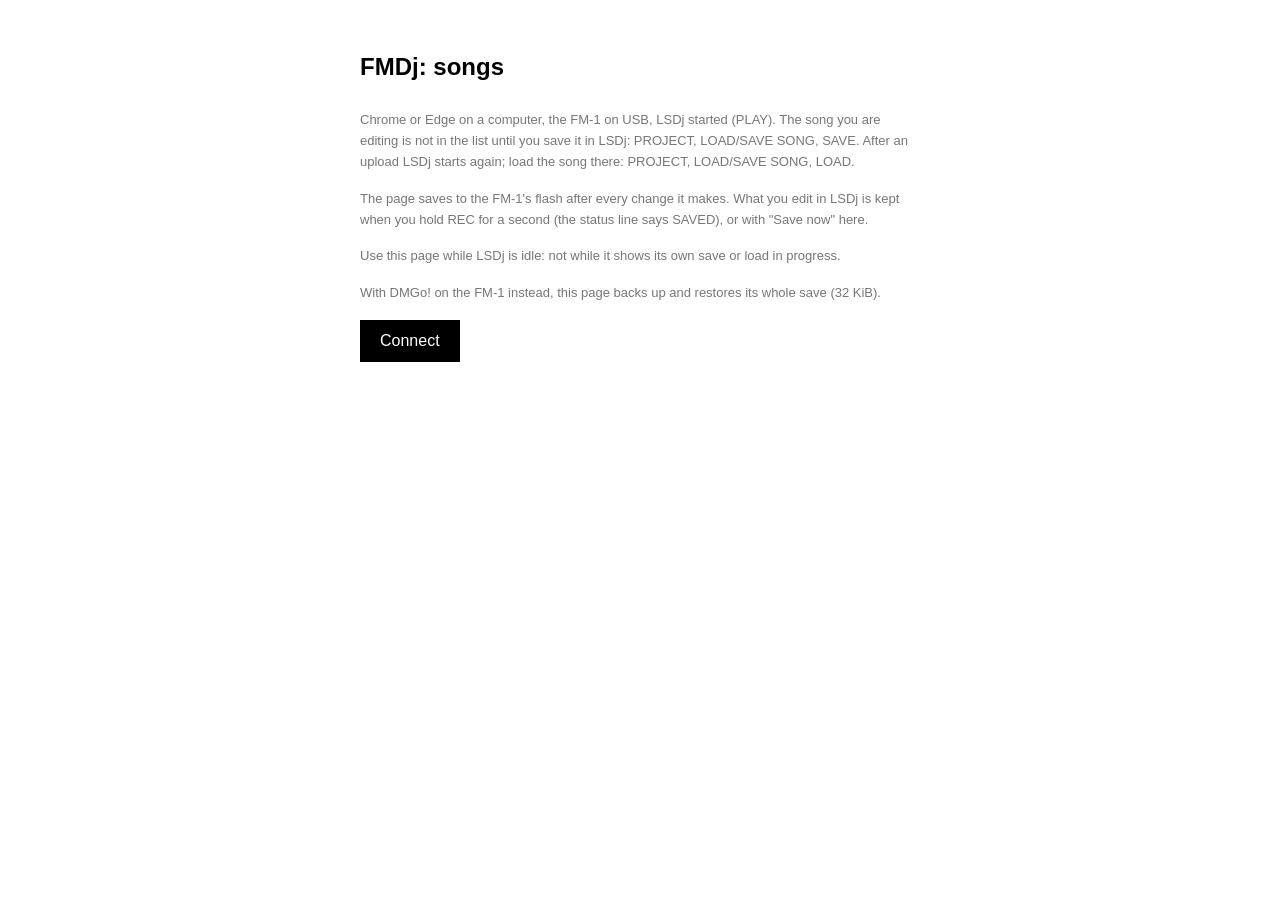
<file: webapp/lsdj/index.html>
<!doctype html>
<html lang="en">
<head>
<meta charset="utf-8">
<meta name="viewport" content="width=device-width, initial-scale=1">
<title>FMDj songs</title>
<style>
  :root { --bg: #fff; --fg: #000; --dim: #777; --line: #ddd; --bad: #b00020; }
  @media (prefers-color-scheme: dark) {
    :root:not([data-theme="light"]) { --bg: #000; --fg: #fff; --dim: #888; --line: #333; --bad: #ff6b81; }
  }
  :root[data-theme="dark"] { --bg: #000; --fg: #fff; --dim: #888; --line: #333; --bad: #ff6b81; }
  body { margin: 0; background: var(--bg); color: var(--fg);
         font: 16px/1.6 -apple-system, BlinkMacSystemFont, "Helvetica Neue", Arial, sans-serif; }
  main { max-width: 560px; margin: 0 auto; padding: 48px 16px; }
  h1 { font-size: 24px; font-weight: 600; margin: 0 0 24px; }
  p { margin: 0 0 16px; }
  button { font: inherit; background: var(--fg); color: var(--bg); border: 0; padding: 8px 20px; cursor: pointer; }
  button.quiet { background: none; color: var(--fg); padding: 2px 8px; text-decoration: underline; }
  button:disabled { opacity: .3; cursor: default; }
  table { width: 100%; border-collapse: collapse; margin: 0 0 16px; font-variant-numeric: tabular-nums; }
  th, td { text-align: left; padding: 6px 8px 6px 0; border-bottom: 1px solid var(--line); }
  th { font-weight: 400; color: var(--dim); font-size: 13px; }
  td.name { font-family: ui-monospace, Menlo, monospace; white-space: pre; }
  td.act { text-align: right; white-space: nowrap; padding-right: 0; }
  #drop { border: 1px dashed var(--dim); color: var(--dim); padding: 24px 16px; text-align: center; }
  #drop.over { border-color: var(--fg); color: var(--fg); }
  #status { margin-top: 16px; min-height: 1.6em; }
  #status.bad { color: var(--bad); }
  .small { color: var(--dim); font-size: 13px; }
  progress { width: 100%; height: 4px; margin-top: 16px; }
</style>
</head>
<body>
<main>
  <h1>FMDj: songs</h1>
  <p class="small">Chrome or Edge on a computer, the FM-1 on USB, LSDj started (PLAY). The song you are editing
    is not in the list until you save it in LSDj: PROJECT, LOAD/SAVE SONG, SAVE. After an upload LSDj starts
    again; load the song there: PROJECT, LOAD/SAVE SONG, LOAD.</p>
  <p class="small">The page saves to the FM-1's flash after every change it makes. What you edit in LSDj is kept
    when you hold REC for a second (the status line says SAVED), or with "Save now" here.</p>
  <p class="small">Use this page while LSDj is idle: not while it shows its own save or load in progress.</p>
  <p class="small">With DMGo! on the FM-1 instead, this page backs up and restores its whole save (32 KiB).</p>
  <p><button id="connect">Connect</button> <button id="refresh" class="quiet" hidden>Refresh</button></p>
  <div id="panel" hidden>
    <p class="small" id="dmgoline" hidden>DMGo is on this FM-1: its patterns are in its save.</p>
    <div id="songpart">
      <table>
        <thead><tr><th>Slot</th><th>Name</th><th>Version</th><th>Blocks</th><th></th></tr></thead>
        <tbody id="list"></tbody>
      </table>
      <p class="small" id="room"></p>
      <p id="drop">Drop .lsdprj or .lsdsng files here, or <button id="pick" class="quiet">choose files</button></p>
      <input type="file" id="files" accept=".lsdprj,.lsdsng" multiple hidden>
    </div>
    <p><button id="savget">Download the whole save (.sav)</button>
       <button id="savput" class="quiet">Restore a save…</button></p>
    <input type="file" id="savfile" accept=".sav" hidden>
    <div id="flashpart" hidden>
      <p class="small" id="flashline"></p>
      <p><button id="savenow">Save now</button> <button id="shrink" class="quiet" hidden>Give unused kit banks back to the save</button></p>
      <table id="kitpart">
        <thead><tr><th>Kit bank</th><th>Kit</th><th></th></tr></thead>
        <tbody id="kits"></tbody>
      </table>
    </div>
  </div>
  <div id="status" role="status"></div>
  <progress id="bar" value="0" max="1" hidden></progress>
</main>
<script>
// SPDX-License-Identifier: GPL-3.0-only
// LSDj fork: 2026 DEADACTIVE
//
// LSDj's save file system and song files, with no browser and no device. The rules are LSDPatcher's (Johan
// Kotlinski, MIT: LSDSavFile.java), written anew.
//   the save (128 KiB): song names at 0x8000 (32 x 8), versions at 0x8100, the active slot at 0x8140, the block
//   table at 0x8141 (191 blocks: the slot that owns each, 0xFF free), blocks of 512 B from 0x8200
//   a song file (.lsdsng; .lsdprj with kits): 8 name bytes, 1 version byte, the song's blocks in order, then one
//   16 KiB ROM bank per kit the song uses, in rising kit order
//   packing: C0 C0 = C0, C0 b n = n times b, E0 E0 = E0, E0 F0 n = n default waves, E0 F1 n = n default
//   instruments, E0 FF = the end, E0 k = go on in block k (counted from 1: 0x8000 + 0x200 * k)
const SAV_SIZE = 0x20000, BLOCK = 0x200, BANK = 0x4000, SLOTS = 32, NBLOCKS = 0xBF;
const NAMES = 0x8000, VERSIONS = 0x8100, ACTIVE = 0x8140, FAT = 0x8141, BLOCKS = 0x8200;
const FS_BASE = 0x8000, SONG_SIZE = 0x8000, INSTR = 0x3080, NINSTR = 0x40;
const DEF_WAVE = [0x8E, 0xCD, 0xCC, 0xBB, 0xAA, 0xA9, 0x99, 0x88, 0x87, 0x76, 0x66, 0x55, 0x54, 0x43, 0x32, 0x31];
const DEF_INSTR = [0xA8, 0, 0, 0xFF, 0, 0, 3, 0, 0, 0xD0, 0, 0, 0, 0xF3, 0, 0];

/* kits live in ROM banks 8..26 and 32..63 */
const kitBank = kit => (kit + 8 > 26 ? kit + 13 : kit + 8);
const bankKit = bank => (bank > 26 ? bank - 13 : bank - 8);

function slotBlocks(sav, slot) {
    const out = [];
    for (let i = 0; i < NBLOCKS; i++) if (sav[FAT + i] === slot) out.push(i);
    return out;
}

function freeBlocks(sav) {
    let n = 0;
    for (let i = 0; i < NBLOCKS; i++) if (sav[FAT + i] >= SLOTS) n++;
    return n;
}

function nameText(sav, slot) {
    let s = "";
    for (let i = 0; i < 8; i++) {
        const c = sav[NAMES + 8 * slot + i];
        if (!c) break;
        s += (c >= 65 && c <= 90) || (c >= 48 && c <= 57) ? String.fromCharCode(c) : " ";
    }
    return s;
}

function songs(sav) {
    const out = [];
    for (let slot = 0; slot < SLOTS; slot++) {
        const blocks = slotBlocks(sav, slot).length;
        if (blocks) out.push({ slot, name: nameText(sav, slot), version: sav[VERSIONS + slot], blocks });
    }
    return out;
}

/* a slot's song: { song: its 32 KiB, src: for each song byte the save address it was copied from, -1 if it came
   from a run or a default }; null for an empty slot or a damaged song */
function decodeSong(sav, slot) {
    const first = slotBlocks(sav, slot)[0];
    if (first === undefined) return null;
    const song = new Uint8Array(SONG_SIZE), src = new Int32Array(SONG_SIZE).fill(-1);
    let p = BLOCKS + BLOCK * first, o = 0, jumps = 0;
    const put = (v, from) => { if (o >= SONG_SIZE) return false; song[o] = v; src[o++] = from; return true; };
    const fill = (pat, count) => {
        for (let k = 0; k < count * pat.length; k++) if (!put(pat[k % pat.length], -1)) return false;
        return true;
    };
    for (;;) {
        if (p + 2 >= sav.length) return null;
        const c = sav[p], n = sav[p + 1];
        if (c === 0xC0) {
            if (n === 0xC0) { if (!put(0xC0, -1)) return null; p += 2; }
            else { if (!fill([n], sav[p + 2])) return null; p += 3; }
        } else if (c === 0xE0) {
            if (n === 0xE0) { if (!put(0xE0, -1)) return null; p += 2; }
            else if (n === 0xFF) return o === SONG_SIZE ? { song, src } : null;
            else if (n === 0xF0) { if (!fill(DEF_WAVE, sav[p + 2])) return null; p += 3; }
            else if (n === 0xF1) { if (!fill(DEF_INSTR, sav[p + 2])) return null; p += 3; }
            else {
                if (n < 1 || n > NBLOCKS || ++jumps > NBLOCKS) return null;
                p = FS_BASE + BLOCK * n;
            }
        } else {
            if (!put(c, p)) return null;
            p += 1;
        }
    }
}

function unpackSong(sav, slot) {
    const d = decodeSong(sav, slot);
    return d ? d.song : null;
}

/* kit numbers of the song's kit instruments (type 2: bytes 2 and 9, low 6 bits), rising */
function usedKits(song) {
    const kits = new Set();
    for (let i = 0; i < NINSTR; i++) {
        const p = INSTR + 16 * i;
        if (song[p] !== 2) continue;
        kits.add(song[p + 2] & 0x3F);
        kits.add(song[p + 9] & 0x3F);
    }
    return [...kits].sort((a, b) => a - b);
}

/* the ROM banks a slot's song needs with it, in the order a song file carries them */
function songKitBanks(sav, slot) {
    const song = unpackSong(sav, slot);
    if (!song) throw new Error("the song is damaged");
    return usedKits(song).map(kitBank);
}

function buildSongFile(sav, slot, kits) {
    const blocks = slotBlocks(sav, slot);
    if (!blocks.length) throw new Error("the slot is empty");
    const out = new Uint8Array(9 + BLOCK * blocks.length + BANK * kits.length);
    out.set(sav.subarray(NAMES + 8 * slot, NAMES + 8 * slot + 8), 0);
    out[8] = sav[VERSIONS + slot];
    blocks.forEach((b, i) => out.set(sav.subarray(BLOCKS + BLOCK * b, BLOCKS + BLOCK * (b + 1)), 9 + BLOCK * i));
    kits.forEach((k, i) => {
        if (k.length !== BANK) throw new Error("a kit bank is not 16 KiB");
        out.set(k, 9 + BLOCK * blocks.length + BANK * i);
    });
    return out;
}

function songFileName(sav, slot) {
    const name = nameText(sav, slot).trim().replace(/ /g, "_") || "SONG";
    return `${name}-v${sav[VERSIONS + slot].toString(16).toUpperCase().padStart(2, "0")}.lsdprj`;
}

/* in a block: the offset of the byte that names the next block, or -1 at the end mark */
function nextBlockPtr(b) {
    for (let i = 0; i + 1 < BLOCK; i++) {
        if (b[i] === 0xC0) {
            i++;
            if (b[i] !== 0xC0) i++;
        } else if (b[i] === 0xE0) {
            const n = b[i + 1];
            if (n === 0xE0) i++;
            else if (n === 0xFF) return -1;
            else if (n === 0xF0 || n === 0xF1) i += 2;
            else return i + 1;
        }
    }
    throw new Error("song corrupted: a block without a jump or an end");
}

function parseSongFile(bytes) {
    if (bytes.length < 9 + BLOCK) throw new Error("not a song file: too short");
    const blocks = [];
    let p = 9;
    for (;;) {
        if (p + BLOCK > bytes.length) throw new Error("song corrupted: the file ends inside its blocks");
        if (blocks.length === NBLOCKS) throw new Error("song corrupted: more blocks than a save holds");
        const b = bytes.slice(p, p + BLOCK);
        blocks.push(b);
        p += BLOCK;
        if (nextBlockPtr(b) < 0) break;
    }
    if ((bytes.length - p) % BANK) throw new Error("not a song file: the kit data is not whole 16 KiB banks");
    const kits = [];
    for (; p < bytes.length; p += BANK) kits.push(bytes.slice(p, p + BANK));
    return { name: bytes.slice(0, 8), version: bytes[8], blocks, kits };
}

/* a copy of the save with the song in its first free slot. kitBanks[i]: the ROM bank that holds file.kits[i] where
   the save lives (an .lsdsng brings none and keeps its kit numbers). Throws, changing nothing, when the song does
   not fit, is damaged or cannot be renumbered. */
function importSong(sav, file, kitBanks = []) {
    const out = sav.slice();
    let slot = 0;
    while (slot < SLOTS && slotBlocks(out, slot).length) slot++;
    if (slot === SLOTS) throw new Error("no free song slot: all 32 are used");
    if (file.blocks.length > freeBlocks(out))
        throw new Error(`not enough room: the song needs ${file.blocks.length} blocks, ${freeBlocks(out)} are free`);
    out.fill(0, NAMES + 8 * slot, NAMES + 8 * slot + 8);
    out.set(file.name.subarray(0, 8), NAMES + 8 * slot);
    out[VERSIONS + slot] = file.version;
    let prev = -1;
    for (const b of file.blocks) {
        let id = 0;
        while (out[FAT + id] < SLOTS) id++;
        if (prev >= 0) out[prev] = id + 1;
        out[FAT + id] = slot;
        out.set(b, BLOCKS + BLOCK * id);
        const j = nextBlockPtr(b);
        prev = j < 0 ? -1 : BLOCKS + BLOCK * id + j;
    }
    if (prev >= 0) throw new Error("song corrupted: its last block has no end mark");
    const d = decodeSong(out, slot);
    if (!d) throw new Error("song corrupted: it does not unpack to a whole song");
    if (!file.kits.length) return { sav: out, slot };
    const old = usedKits(d.song);
    if (old.length !== file.kits.length || kitBanks.length !== file.kits.length)
        throw new Error(`the file carries ${file.kits.length} kits, the song uses ${old.length}`);
    const map = new Map(old.map((k, i) => [k, bankKit(kitBanks[i])]));
    for (let i = 0; i < NINSTR; i++) {
        const p = INSTR + 16 * i;
        if (d.song[p] !== 2) continue;
        for (const q of [p + 2, p + 9]) {
            const v = d.song[q], k = map.get(v & 0x3F), nv = (v & 0xC0) | k;
            if (nv === v) continue;
            if (d.src[q] < 0 || nv === 0xC0 || nv === 0xE0)   // inside a run, or the new byte would be an escape
                throw new Error("this song's kit numbers cannot be renumbered for this FM-1");
            out[d.src[q]] = nv;
        }
    }
    return { sav: out, slot };
}

function removeSong(sav, slot) {
    const out = sav.slice();
    for (let i = 0; i < NBLOCKS; i++) if (out[FAT + i] === slot) out[FAT + i] = 0xFF;
    out[NAMES + 8 * slot] = 0;
    out[VERSIONS + slot] = 0;
    if (out[ACTIVE] === slot) out[ACTIVE] = 0xFF;
    return out;
}

let crcTable = null;
function crc32(bytes) {
    if (!crcTable) {
        crcTable = new Uint32Array(256);
        for (let n = 0; n < 256; n++) {
            let c = n;
            for (let k = 0; k < 8; k++) c = c & 1 ? 0xEDB88320 ^ (c >>> 1) : c >>> 1;
            crcTable[n] = c >>> 0;
        }
    }
    let c = 0xFFFFFFFF;
    for (const b of bytes) c = crcTable[(c ^ b) & 0xFF] ^ (c >>> 8);
    return (c ^ 0xFFFFFFFF) >>> 0;
}

// SPDX-License-Identifier: GPL-3.0-only
// LSDj fork: 2026 DEADACTIVE
//
// The LSDj build's transfer commands (the console's `ble WORDS`, firmware/src/lsdj/lsdj_xfer.c) from a page, and
// what the song page does with them. No browser API here: the page gives Link a function that sends bytes and feeds it what arrives.
//   a command: "ble WORDS\r" -> the console echoes it, then "\r\n", one line "ok ..." or "err ...", "\r\n> "
//   (the console line is 64 characters: a write carries 20 bytes)
//   the save RAM is read and written only while the Game Boy is held; every flow ends with `go`

const RD = 256, WR = 20, TRIES = 3, FS_HEAD = 0x8000;
const hx = (v, digits = 1) => v.toString(16).toUpperCase().padStart(digits, "0");
const ascii = s => Uint8Array.from(s, c => c.charCodeAt(0));

function hexBytes(bytes) {
    let s = "";
    for (const b of bytes) s += hx(b, 2);
    return s;
}

function unhex(s) {
    if (s.length % 2 || /[^0-9A-Fa-f]/.test(s)) return null;
    const out = new Uint8Array(s.length / 2);
    for (let i = 0; i < out.length; i++) out[i] = parseInt(s.substr(2 * i, 2), 16);
    return out;
}

function crc16(bytes) {                           // XMODEM: 0x1021, start 0
    let c = 0;
    for (const b of bytes) {
        c ^= b << 8;
        for (let i = 0; i < 8; i++) c = c & 0x8000 ? ((c << 1) ^ 0x1021) & 0xFFFF : (c << 1) & 0xFFFF;
    }
    return c;
}

class Link {
    constructor(send, timeoutMs = 2000) {
        Object.assign(this, { send, timeoutMs, text: "", wake: null, queue: Promise.resolve(), stamp: 0 });
    }

    feed(bytes) {                                        // what arrived from the FM-1
        for (const b of bytes) this.text += String.fromCharCode(b);
        this.stamp++;
        if (this.wake) this.wake();
    }

    until(found, ms = this.timeoutMs) {                  // found(text) gives something, or the time is up
        return new Promise((resolve, reject) => {
            const timer = setTimeout(() => { this.wake = null; reject(new Error("the FM-1 does not answer")); }, ms);
            this.wake = () => {
                const m = found(this.text);
                if (m) { clearTimeout(timer); this.wake = null; resolve(m); }
            };
            this.wake();
        });
    }

    /* an empty line: the console answers with its prompt. Then wait until nothing more arrives: the console also
       prints a banner and a prompt when the port opens, and that must not be read as a reply */
    async sync(quietMs = 40) {
        this.text = "";
        await this.send(ascii("\r"));
        await this.until(t => /> $/.test(t));
        for (let seen = -1; seen !== this.stamp;) {
            seen = this.stamp;
            await new Promise(r => setTimeout(r, quietMs));
        }
    }

    /* one command -> what follows "ok" in its reply; "err ..." and silence throw. Commands run one at a time.
       A reply counts only after the console's echo of this very line: text that was still on its way (the banner,
       the reply to a command that had timed out) is not this command's answer. */
    cmd(line, ms = this.timeoutMs) {
        const run = async () => {
            const echo = `ble ${line}\r\n`;
            this.text = "";
            await this.send(ascii(`ble ${line}\r`));
            const reply = await this.until(t => {
                const i = t.lastIndexOf(echo);
                return i >= 0 && /\r\n> $/.test(t.slice(i + echo.length - 2)) ? t.slice(i + echo.length) : null;
            }, ms);
            const m = /^(ok|err)(?: ([^\r\n]*))?\r\n> $/.exec(reply);
            if (!m) throw new Error("this FM-1's firmware has no transfer command: install the LSDj build that has it");
            if (m[1] === "err") throw new Error("FM-1: " + (m[2] || "error"));
            return m[2] || "";
        };
        const p = this.queue.then(run, run);
        this.queue = p.catch(() => {});
        return p;
    }

    /* flash: the store's side (protocol 2); an FM-1 with the firmware before saving answers protocol 1. Protocol 3:
     * the program installed (0 LSDj, 1 DMGo) and its save's size; before it, always LSDj's 128 KiB */
    async info() {
        const m = /^v([0-9A-F]+) started ([01]) held ([01]) banks ([0-9A-F]+)(?: kits ([0-9A-F]+) ([0-9A-F]+) cap ([0-9A-F]+) used ([0-9A-F]+) saved ([01]))?(?: prog ([0-9A-F]) size ([0-9A-F]+))?$/.exec(await this.cmd("info"));
        if (!m) throw new Error("FM-1: an info reply this page does not know");
        const h = t => parseInt(t || "0", 16);
        return { version: h(m[1]), started: m[2] === "1", held: m[3] === "1", banks: h(m[4]), kits: h(m[5]), nkit: h(m[6]),
                 cap: h(m[7]), used: h(m[8]), saved: m[9] === "1", flash: h(m[1]) >= 2 && h(m[7]) > 0,
                 prog: m[10] === "1" ? "dmgo" : "lsdj", size: m[11] ? h(m[11]) : 0x20000 };
    }

    hold() { return this.cmd("hold"); }
    go(reset = false) { return this.cmd(reset ? "go reset" : "go"); }

    async data(line, n) {                                // a reply "HEX CRC": checked, asked again when damaged
        let last;
        for (let t = 0; t < TRIES; t++) {
            try {
                const [h, c] = (await this.cmd(line)).split(" ");
                const d = unhex(h || "");
                if (d && d.length === n && parseInt(c, 16) === crc16(d)) return d;
                last = new Error("the FM-1 sent damaged data");
            } catch (e) {
                if (!/does not answer/.test(e.message)) throw e;
                last = e;
                await this.sync().catch(() => {});
            }
        }
        throw last;
    }

    async read(addr, len, progress = () => {}) {         // the save RAM (held)
        const out = new Uint8Array(len);
        for (let o = 0; o < len; o += RD) {
            const n = Math.min(RD, len - o);
            out.set(await this.data(`r ${hx(addr + o)} ${hx(n)}`, n), o);
            progress(o + n, len);
        }
        return out;
    }

    async piece(line) {                                  // a line that carries data: sent again on a bad CRC
        for (let t = 0; ; t++) {
            try { await this.cmd(line); return; } catch (e) {
                if (t + 1 === TRIES || !/FM-1: (crc|hex)|does not answer/.test(e.message)) throw e;
                if (/does not answer/.test(e.message)) await this.sync().catch(() => {});
            }
        }
    }

    async write(addr, bytes, progress = () => {}) {      // the save RAM (held)
        for (let o = 0; o < bytes.length; o += WR) {
            const d = bytes.subarray(o, o + WR);
            await this.piece(`w ${hx(addr + o)} ${hexBytes(d)} ${hx(crc16(d), 4)}`);
            progress(Math.min(o + WR, bytes.length), bytes.length);
        }
    }

    /* a flash request (save, kc, kx, kits): the FM-1 queues it and its Game Boy step carries it out, which can take
       seconds with nothing else answered; `st` then gives the result. full: what "it does not fit" means here. */
    async flash(line, full = "it does not fit in the FM-1's flash") {
        await this.cmd(line);
        for (let n = 0; n < 500; n++) {
            const r = await this.cmd("st", Math.max(this.timeoutMs, 30000));
            if (r !== "busy") {
                const code = parseInt(r, 16);
                if (!code) return;
                throw new Error(code === 1 ? full : code === 2 ? "the FM-1's flash did not take it" : "the FM-1 has no such kit bank");
            }
            await new Promise(res => setTimeout(res, 20));
        }
        throw new Error("the FM-1 is still busy");
    }

    async kitBankNo(j) { return parseInt(await this.cmd("kb " + hx(j)), 16); }   // the ROM bank flash kit bank j shows as

    async writeKit(j, bytes, progress = () => {}) {      // a 16 KiB kit bank into flash kit bank j (held)
        await this.cmd("k " + hx(j));
        for (let o = 0; o < BANK; o += WR) {
            const d = bytes.subarray(o, Math.min(o + WR, BANK));
            if (!d.every(v => v === 0xFF)) await this.piece(`kd ${hx(o)} ${hexBytes(d)} ${hx(crc16(d), 4)}`);   // (the buffer starts as FF)
            progress(Math.min(o + WR, BANK), BANK);
        }
        await this.flash("kc " + hx(crc32(bytes), 8));
    }

    async readBank(bank, progress = () => {}) {          // a whole 16 KiB ROM bank
        const out = new Uint8Array(BANK);
        for (let o = 0; o < BANK; o += RD) {
            out.set(await this.data(`b ${hx(bank)} ${hx(o)} ${hx(RD)}`, RD), o);
            progress(o + RD, BANK);
        }
        return out;
    }

    async bankCrc(bank) { return parseInt(await this.cmd("bc " + hx(bank)), 16); }
}

/* the Game Boy held while fn runs; it always runs again after, restarted if fn changed the save and succeeded */
async function whileHeld(link, restart, fn) {
    await link.hold();
    let done = false;
    try {
        const r = await fn();
        done = true;
        return r;
    } finally {
        await link.go(done && restart).catch(() => {});
    }
}

async function fsHeader(link) {                          // a save image with only the file system's first 512 B read
    const sav = new Uint8Array(SAV_SIZE);
    sav.set(await link.read(FS_HEAD, BLOCK), FS_HEAD);
    return sav;
}

const samePiece = (a, b, o, n) => { for (let i = o; i < o + n; i++) if (a[i] !== b[i]) return false; return true; };

/* old -> sav on the device: the blocks that got an owner whole, then the changed pieces of the names and versions,
   the active slot and the block table last (until then LSDj's file system is the old one) */
async function writeChange(link, old, sav, progress = () => {}) {
    const pieces = [];
    for (let b = 0; b < NBLOCKS; b++)
        if (sav[FAT + b] !== old[FAT + b] && sav[FAT + b] < SLOTS) pieces.push([BLOCKS + BLOCK * b, BLOCK]);
    for (const [a, e] of [[FS_HEAD, ACTIVE], [ACTIVE, BLOCKS]])
        for (let o = a; o < e; o += WR) {
            const n = Math.min(WR, e - o);
            if (!samePiece(old, sav, o, n)) pieces.push([o, n]);
        }
    let i = 0;
    for (const [o, n] of pieces) {
        await link.write(o, sav.subarray(o, o + n));
        progress(++i, pieces.length);
    }
}

/* shown: the song as the page's list has it ({ name, version, blocks }). Between drawing the list and a click, LSDj
   may have saved another song into the slot: then nothing is done */
function checkShown(sav, slot, shown) {
    if (shown && (nameText(sav, slot) !== shown.name || sav[VERSIONS + slot] !== shown.version || slotBlocks(sav, slot).length !== shown.blocks))
        throw new Error("the list has changed on the FM-1: press Refresh and try again");
}

function listSongs(link) {
    return whileHeld(link, false, async () => {
        const sav = await fsHeader(link);
        return { sav, list: songs(sav), free: freeBlocks(sav) };
    });
}

function downloadSong(link, slot, progress = () => {}, shown = null) {
    return whileHeld(link, false, async () => {
        const sav = await fsHeader(link), blocks = slotBlocks(sav, slot);
        checkShown(sav, slot, shown);
        if (!blocks.length) throw new Error("the slot is empty");
        for (const b of blocks) sav.set(await link.read(BLOCKS + BLOCK * b, BLOCK), BLOCKS + BLOCK * b);
        const banks = songKitBanks(sav, slot), kits = [];
        for (const [i, bank] of banks.entries()) kits.push(await link.readBank(bank, (a, n) => progress(i * n + a, banks.length * n)));
        return { name: songFileName(sav, slot), bytes: buildSongFile(sav, slot, kits) };
    });
}

const SAVE_FULL = "the save does not fit in the FM-1's flash (delete songs or remove a kit)";

/* after a change in the save RAM: into flash, so it survives power-off. -> null, or why it is not saved */
async function persist(link, inf) {
    if (!inf.flash) return "this FM-1's firmware cannot save to flash: it is lost at power-off";
    try {
        await link.flash("save", SAVE_FULL);
        return null;
    } catch (e) {
        return e.message;
    }
}

function saveToFlash(link) { return link.flash("save", SAVE_FULL); }

let freeCrc = 0;                                         // of a bank of 0xFF: a free kit bank
const isKitBank = b => b >= 8 && (b <= 26 || b >= 32);

async function deviceCrcs(link, inf) {                   // the CRC-32 of every ROM bank as the Game Boy sees them
    if (!link.crcs || link.crcs.length !== inf.banks) link.crcs = await bankCrcs(link, inf.banks);
    return link.crcs;
}

/* the ROM bank each of a song file's kits has on this FM-1; a kit it lacks goes into a free flash kit bank, or one
   more bank (the FM-1 changes the number of banks safely: lsdj_store.c). Nothing is written unless all fit. */
async function placeKits(link, inf, kits, progress) {
    const crcs = await deviceCrcs(link, inf), want = kits.map(k => crc32(k));
    const banks = want.map(c => crcs.findIndex((v, b) => v === c && isKitBank(b)));
    const missing = banks.map((b, i) => (b < 0 ? i : -1)).filter(i => i >= 0);
    if (!missing.length) return banks;
    const count = `${missing.length} kit${missing.length > 1 ? "s" : ""} that this FM-1 does not have`;
    if (!inf.flash || !inf.nkit) throw new Error(`this song brings ${count}, and it has no kit banks in flash for them`);
    if (!freeCrc) freeCrc = crc32(new Uint8Array(BANK).fill(0xFF));
    const shownAs = [], free = [];
    for (let j = 0; j < inf.kits; j++) {
        shownAs.push(await link.kitBankNo(j));
        if (crcs[shownAs[j]] === freeCrc) free.push(j);
    }
    const more = missing.length - free.length;
    if (more > 0) {
        if (inf.kits + more > inf.nkit)
            throw new Error(`this song brings ${count}, and there is no room for another kit bank (${inf.kits} of ${inf.nkit} are in use): remove a kit first`);
        await link.flash("kits " + hx(inf.kits + more), "there is no room for another kit bank: the save would no longer fit (delete songs first)");
        for (let j = inf.kits; j < inf.kits + more; j++) {
            shownAs.push(await link.kitBankNo(j));
            crcs[shownAs[j]] = freeCrc;
            free.push(j);
        }
    }
    for (const [n, i] of missing.entries()) {
        banks[i] = shownAs[free[n]];
        crcs[banks[i]] = -1;                             // (not known until the kit is there whole)
        await link.writeKit(free[n], kits[i], progress);
        crcs[banks[i]] = want[i];
    }
    return banks;
}

/* a song file onto the FM-1 -> { slot, unsaved }: unsaved is null, or why the change is not in flash */
function uploadSong(link, bytes, progress = () => {}) {
    const file = parseSongFile(bytes);                   // a damaged file stops here: nothing is sent
    return whileHeld(link, true, async () => {
        const inf = await link.info(), old = await fsHeader(link);
        importSong(old, { ...file, kits: [] });          // no slot, no room, a damaged song: before any kit is stored
        const kitBanks = file.kits.length ? await placeKits(link, inf, file.kits, progress) : [];
        const { sav, slot } = importSong(old, file, kitBanks);
        await writeChange(link, old, sav, progress);
        return { slot, unsaved: await persist(link, inf) };
    });
}

function deleteSong(link, slot, shown = null) {
    return whileHeld(link, true, async () => {
        const old = await fsHeader(link);
        checkShown(old, slot, shown);
        await writeChange(link, old, removeSong(old, slot));
        return { unsaved: await persist(link, await link.info()) };
    });
}

/* the whole save: LSDj's 128 KiB, or DMGo's 32 KiB (info says which program the FM-1 runs) */
const DMGO_SAV = 0x8000;
function downloadSav(link, progress = () => {}) {
    return whileHeld(link, false, async () => link.read(0, (await link.info()).size, progress));
}

/* the whole save. LSDj's cannot be replaced in one step: the names and the block table (0x8000..0x81FF) go last, so
   until then LSDj's song list is the old one; a restore that stops leaves a mixed save, and says so. DMGo's has no
   file system: front to back. A save of the other program is refused before anything is written */
function uploadSav(link, bytes, progress = () => {}) {
    if (bytes.length !== SAV_SIZE && bytes.length !== DMGO_SAV)
        throw new Error("not a save: LSDj's are 131072 bytes, DMGo's 32768");
    if (bytes.length === SAV_SIZE && (bytes[0x813E] !== 0x6A || bytes[0x813F] !== 0x6B))
        throw new Error("not an LSDj save: no file system mark");
    return whileHeld(link, true, async () => {
        const inf = await link.info(), n = bytes.length;
        if (inf.size !== n)
            throw new Error(inf.prog === "dmgo" ? "the FM-1 runs DMGo: its save is 32768 bytes, this one is LSDj's" :
                            "the FM-1 runs LSDj: its save is 131072 bytes, this one is DMGo's");
        const old = await link.read(0, n, (a, m) => progress(a, 2 * m));
        const pieces = [];
        for (const [a, e] of inf.prog === "dmgo" ? [[0, n]] : [[0, FS_HEAD], [BLOCKS, SAV_SIZE], [FS_HEAD, BLOCKS]])
            for (let o = a; o < e; o += WR) {
                const n = Math.min(WR, e - o);
                if (!samePiece(old, bytes, o, n)) pieces.push([o, n]);
            }
        let i = 0;
        for (const [o, n] of pieces) {
            try {
                await link.write(o, bytes.subarray(o, o + n));
            } catch (e) {
                if (!i) throw e;                         // nothing was written yet
                throw new Error(`the save on the FM-1 is incomplete: restore it again (${e.message})`);
            }
            progress(n + Math.round(n * ++i / pieces.length), 2 * n);
        }
        link.crcs = null;
        return { unsaved: await persist(link, await link.info()) };
    });
}

/* the flash kit banks: [{ j, bank (the ROM bank it shows as), name, free }] */
async function listKits(link) {
    const inf = await link.info(), out = [];
    for (let j = 0; j < inf.kits; j++) {
        const bank = await link.kitBankNo(j), head = await link.data(`b ${hx(bank)} 0 2`, 2);
        const free = head[0] === 0xFF && head[1] === 0xFF;
        let name = "";
        if (!free) for (const c of await link.data(`b ${hx(bank)} 52 6`, 6)) name += c >= 0x20 && c < 0x7F ? String.fromCharCode(c) : " ";
        out.push({ j, bank, name: name.trim(), free });
    }
    return out;
}

function removeKit(link, j) {                     // (songs that use it lose its sounds)
    return whileHeld(link, true, async () => {
        link.crcs = null;                                // (whatever happens next, the banks are read again)
        await link.flash("kx " + hx(j));
    });
}

/* k kit banks from now on */
function setKitBanks(link, k) {
    return whileHeld(link, true, async () => {
        link.crcs = null;
        await link.flash("kits " + hx(k), "the save would not fit with that many kit banks (delete songs first)");
    });
}

async function bankCrcs(link, n) {
    const out = [];
    for (let b = 0; b < n; b++) out.push(await link.bankCrc(b));
    return out;
}

/* Web Serial: open the port and reach the console -> { link, info, close }. onLost: the FM-1 went away (not called
   for our own close). A failed connect leaves the port closed: Web Serial refuses to close a port while a reader or
   writer holds it, so they are let go first. */
async function openPort(port, onLost = () => {}, timeoutMs = 2000) {
    await port.open({ baudRate: 115200 });
    let reader = null, writer = null, closing = false;
    const close = async () => {
        if (closing) return;
        closing = true;
        for (const step of [() => reader && reader.cancel(), () => reader && reader.releaseLock(),
                            () => writer && writer.releaseLock(), () => port.close()])
            try { await step(); } catch (e) { /* already gone */ }
    };
    try {
        await port.setSignals({ dataTerminalReady: true });   // the console answers only with DTR on
        writer = port.writable.getWriter();
        reader = port.readable.getReader();
        const link = new Link(b => writer.write(b), timeoutMs);
        (async () => {
            for (;;) {
                const { value, done } = await reader.read();
                if (done) break;
                link.feed(value);
            }
        })().catch(() => {}).finally(async () => {
            if (closing) return;
            await close();
            onLost();
        });
        await link.sync();
        return { link, info: await link.info(), close };
    } catch (e) {
        await close();
        throw e;
    }
}

(function () {
    const $ = id => document.getElementById(id);
    let uiLink = null, uiBusy = false, dmgo = false;      // dmgo: the FM-1 runs DMGo (info), not LSDj

    const say = (text, bad) => { $("status").textContent = text; $("status").className = bad ? "bad" : ""; };
    const bar = (done, total) => { $("bar").hidden = false; $("bar").max = total; $("bar").value = done; };
    const plain = e => (/not started/.test(e.message) ? "LSDj is not running: press PLAY on the FM-1, then Refresh" : e.message);
    function buttons() {
        for (const b of document.querySelectorAll("#panel button, #refresh")) b.disabled = uiBusy || !uiLink;
        $("connect").disabled = uiBusy || !!uiLink;
    }
    function saveFile(name, bytes) {
        const a = document.createElement("a");
        a.href = URL.createObjectURL(new Blob([bytes]));
        a.download = name;
        a.click();
        setTimeout(() => URL.revokeObjectURL(a.href), 10000);
    }

    /* one thing at a time; the buttons are off while it runs; what went wrong is said in a sentence */
    async function job(what, fn) {
        if (uiBusy || !uiLink) return;
        uiBusy = true;
        buttons();
        say(what + "…");
        try {
            say((await fn()) || what + ": done");
        } catch (e) {
            say(what + ": " + plain(e), true);
        } finally {
            uiBusy = false;
            $("bar").hidden = true;
            buttons();
        }
    }

    const stamp = () => { const d = new Date(); return `${d.getFullYear()}${String(d.getMonth() + 1).padStart(2, "0")}${String(d.getDate()).padStart(2, "0")}-${String(d.getHours()).padStart(2, "0")}${String(d.getMinutes()).padStart(2, "0")}`; };
    const kept = (what, r) => what + (r && r.unsaved ? ` It is NOT saved on the FM-1: ${r.unsaved}.` : "");

    async function drawFlash() {
        const info = await uiLink.info();
        $("flashpart").hidden = !info.flash;
        if (!info.flash) return;
        const kib = n => Math.ceil(n / 1024);
        $("kitpart").hidden = dmgo;
        if (dmgo) {                                      // DMGo: no kits; another program's save in flash is not its own
            $("shrink").hidden = true;
            $("flashline").textContent = info.saved ? `Flash: DMGo's save takes ${kib(info.used)} of ${kib(info.cap)} KiB.` :
                "Flash: no DMGo save yet (hold REC in DMGo, or Save now).";
            return;
        }
        $("flashline").textContent = (info.saved ? `Flash: the save takes ${kib(info.used)} of ${kib(info.cap)} KiB.` : `Flash: nothing saved yet (room for ${kib(info.cap)} KiB).`) +
            ` Kit banks: ${info.kits} of ${info.nkit}; each one takes 8 KiB from the save's room.`;
        const kits = await listKits(uiLink);
        $("kits").textContent = "";
        for (const k of kits) {
            const tr = document.createElement("tr");
            const cell = (text, cls) => { const td = document.createElement("td"); td.textContent = text; if (cls) td.className = cls; tr.append(td); return td; };
            cell(String(k.j + 1));
            cell(k.free ? "(free)" : k.name || "(no name)", k.free ? "small" : "name");
            const act = cell("", "act");
            if (!k.free) {
                const del = document.createElement("button");
                del.className = "quiet";
                del.textContent = "Remove";
                del.onclick = () => {
                    if (!confirm(`Remove the kit ${k.name || k.j + 1} from the FM-1? Songs that use it lose its sounds. LSDj starts again.`)) return;
                    job("Remove the kit", async () => { await removeKit(uiLink, k.j); await draw(); });
                };
                act.append(del);
            }
            $("kits").append(tr);
        }
        if (!kits.length) {
            const tr = document.createElement("tr"), td = document.createElement("td");
            td.colSpan = 3;
            td.className = "small";
            td.textContent = "No kit banks yet: one is made when a song brings a kit the FM-1 does not have.";
            tr.append(td);
            $("kits").append(tr);
        }
        let need = kits.length;
        while (need && kits[need - 1].free) need--;
        $("shrink").hidden = need === kits.length;
        $("shrink").onclick = () => {
            if (!confirm(`Give ${kits.length - need} unused kit bank${kits.length - need > 1 ? "s" : ""} back to the save? LSDj starts again.`)) return;
            job("Give kit banks back", async () => { await setKitBanks(uiLink, need); await draw(); });
        };
    }

    async function draw() {
        dmgo = (await uiLink.info()).prog === "dmgo";
        $("songpart").hidden = dmgo;
        $("dmgoline").hidden = !dmgo;
        if (dmgo) {
            await drawFlash();
            buttons();
            return;
        }
        const { list, free } = await listSongs(uiLink);
        $("list").textContent = "";
        for (const s of list) {
            const tr = document.createElement("tr");
            const cell = (text, cls) => { const td = document.createElement("td"); td.textContent = text; if (cls) td.className = cls; tr.append(td); return td; };
            cell(s.slot.toString(16).toUpperCase().padStart(2, "0"));
            cell(s.name || "(no name)", "name");
            cell(s.version.toString(16).toUpperCase().padStart(2, "0"));
            cell(String(s.blocks));
            const act = cell("", "act");
            const get = document.createElement("button"), del = document.createElement("button");
            get.textContent = "Download";
            get.className = del.className = "quiet";
            get.onclick = () => job("Download " + (s.name || "song"), async () => {
                const f = await downloadSong(uiLink, s.slot, bar, s);
                saveFile(f.name, f.bytes);
                return "Downloaded " + f.name;
            });
            del.textContent = "Delete";
            del.onclick = () => {
                if (!confirm(`Delete ${s.name || "this song"} from the FM-1? LSDj starts again.`)) return;
                job("Delete " + (s.name || "song"), async () => { const r = await deleteSong(uiLink, s.slot, s); await draw(); return kept("Deleted.", r); });
            };
            act.append(get, del);
            $("list").append(tr);
        }
        if (!list.length) {
            const tr = document.createElement("tr"), td = document.createElement("td");
            td.colSpan = 5;
            td.className = "small";
            td.textContent = "No saved songs.";
            tr.append(td);
            $("list").append(tr);
        }
        $("room").textContent = `${list.length} of 32 songs, ${free} of 191 blocks free.`;
        await drawFlash();
        buttons();
    }

    async function upload(files) {
        if (!files.length) return;
        await job("Upload", async () => {
            const done = [];
            let last = null;
            try {
                for (const f of files) {
                    say(`Upload ${f.name}…`);
                    try {
                        last = await uploadSong(uiLink, new Uint8Array(await f.arrayBuffer()), bar);
                    } catch (e) {
                        throw new Error(`${f.name}: ${plain(e)}` + (done.length ? ` (uploaded before it: ${done.join(", ")})` : ""));
                    }
                    done.push(f.name);
                }
            } finally {
                await draw().catch(() => {});
            }
            return kept(`Uploaded ${done.join(", ")}. Load it in LSDj: PROJECT, LOAD/SAVE SONG, LOAD.`, last);
        });
    }

    $("connect").onclick = async () => {
        if (!navigator.serial) return say("This browser has no Web Serial: use Chrome or Edge on a computer.", true);
        if (uiBusy) return;
        let port, conn = null;
        try {
            port = await navigator.serial.requestPort({ filters: [{ usbVendorId: 0x1209, usbProductId: 0x0001 }] });
        } catch (e) {
            return say("No FM-1 chosen.", true);
        }
        uiBusy = true;
        buttons();
        say("Connecting…");
        try {
            conn = await openPort(port, () => {       // (a failed connect leaves the port closed: Connect works again)
                uiLink = null;
                $("panel").hidden = $("refresh").hidden = true;
                buttons();
                say("The FM-1 was disconnected.", true);
            });
            uiLink = conn.link;
            $("panel").hidden = $("refresh").hidden = false;
        } catch (e) {
            if (conn) await conn.close();
            say(plain(e), true);
        }
        uiBusy = false;
        buttons();
        if (uiLink) await job("Read the song list", draw);
    };
    $("refresh").onclick = () => job("Read the song list", draw);
    $("pick").onclick = () => $("files").click();
    $("files").onchange = () => { upload([...$("files").files]); $("files").value = ""; };
    $("drop").ondragover = e => { e.preventDefault(); $("drop").classList.add("over"); };
    $("drop").ondragleave = () => $("drop").classList.remove("over");
    $("drop").ondrop = e => { e.preventDefault(); $("drop").classList.remove("over"); upload([...e.dataTransfer.files]); };
    $("savget").onclick = () => job("Download the save", async () => {
        saveFile(`${dmgo ? "dmgo" : "lsdj"}-fm1-${stamp()}.sav`, await downloadSav(uiLink, bar));
        return "Downloaded the save.";
    });
    $("savput").onclick = () => $("savfile").click();
    $("savenow").onclick = () => job("Save to flash", async () => { await saveToFlash(uiLink); await drawFlash(); return "Saved on the FM-1."; });
    $("savfile").onchange = () => {
        const f = $("savfile").files[0];
        $("savfile").value = "";
        if (!f || !confirm(dmgo ? `Replace DMGo's save on the FM-1 with ${f.name}? All its patterns and save slots are replaced.` :
                                  `Replace all of LSDj's songs on the FM-1 with ${f.name}? The song being edited and all saved songs are replaced.`)) return;
        job("Restore the save", async () => { const r = await uploadSav(uiLink, new Uint8Array(await f.arrayBuffer()), bar); await draw(); return kept(`Restored ${f.name}. ${dmgo ? "DMGo" : "LSDj"} started again.`, r); });
    };
    buttons();
})();
</script>
</body>
</html>
</file>
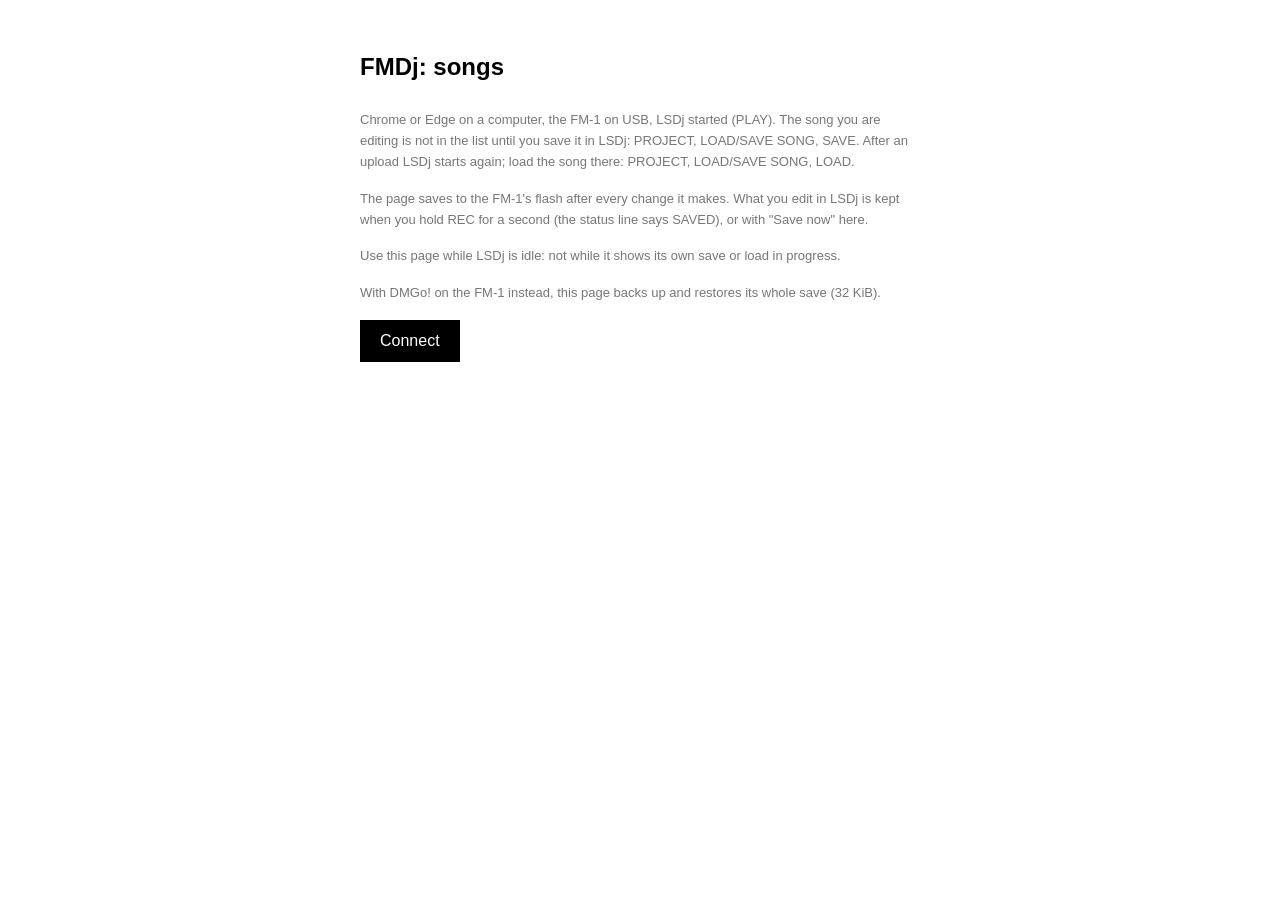
<file: web/lsdj.html>
<!doctype html>
<html lang="en">
<head>
<meta charset="utf-8">
<meta name="viewport" content="width=device-width, initial-scale=1">
<title>FMDj songs</title>
<style>
  :root { --bg: #fff; --fg: #000; --dim: #777; --line: #ddd; --bad: #b00020; }
  @media (prefers-color-scheme: dark) {
    :root:not([data-theme="light"]) { --bg: #000; --fg: #fff; --dim: #888; --line: #333; --bad: #ff6b81; }
  }
  :root[data-theme="dark"] { --bg: #000; --fg: #fff; --dim: #888; --line: #333; --bad: #ff6b81; }
  body { margin: 0; background: var(--bg); color: var(--fg);
         font: 16px/1.6 -apple-system, BlinkMacSystemFont, "Helvetica Neue", Arial, sans-serif; }
  main { max-width: 560px; margin: 0 auto; padding: 48px 16px; }
  h1 { font-size: 24px; font-weight: 600; margin: 0 0 24px; }
  p { margin: 0 0 16px; }
  button { font: inherit; background: var(--fg); color: var(--bg); border: 0; padding: 8px 20px; cursor: pointer; }
  button.quiet { background: none; color: var(--fg); padding: 2px 8px; text-decoration: underline; }
  button:disabled { opacity: .3; cursor: default; }
  table { width: 100%; border-collapse: collapse; margin: 0 0 16px; font-variant-numeric: tabular-nums; }
  th, td { text-align: left; padding: 6px 8px 6px 0; border-bottom: 1px solid var(--line); }
  th { font-weight: 400; color: var(--dim); font-size: 13px; }
  td.name { font-family: ui-monospace, Menlo, monospace; white-space: pre; }
  td.act { text-align: right; white-space: nowrap; padding-right: 0; }
  #drop { border: 1px dashed var(--dim); color: var(--dim); padding: 24px 16px; text-align: center; }
  #drop.over { border-color: var(--fg); color: var(--fg); }
  #status { margin-top: 16px; min-height: 1.6em; }
  #status.bad { color: var(--bad); }
  .small { color: var(--dim); font-size: 13px; }
  progress { width: 100%; height: 4px; margin-top: 16px; }
</style>
</head>
<body>
<main>
  <h1>FMDj: songs</h1>
  <p class="small">Chrome or Edge on a computer, the FM-1 on USB, LSDj started (PLAY). The song you are editing
    is not in the list until you save it in LSDj: PROJECT, LOAD/SAVE SONG, SAVE. After an upload LSDj starts
    again; load the song there: PROJECT, LOAD/SAVE SONG, LOAD.</p>
  <p class="small">The page saves to the FM-1's flash after every change it makes. What you edit in LSDj is kept
    when you hold REC for a second (the status line says SAVED), or with "Save now" here.</p>
  <p class="small">Use this page while LSDj is idle: not while it shows its own save or load in progress.</p>
  <p class="small">With DMGo! on the FM-1 instead, this page backs up and restores its whole save (32 KiB).</p>
  <p><button id="connect">Connect</button> <button id="refresh" class="quiet" hidden>Refresh</button></p>
  <div id="panel" hidden>
    <p class="small" id="dmgoline" hidden>DMGo is on this FM-1: its patterns are in its save.</p>
    <div id="songpart">
      <table>
        <thead><tr><th>Slot</th><th>Name</th><th>Version</th><th>Blocks</th><th></th></tr></thead>
        <tbody id="list"></tbody>
      </table>
      <p class="small" id="room"></p>
      <p id="drop">Drop .lsdprj or .lsdsng files here, or <button id="pick" class="quiet">choose files</button></p>
      <input type="file" id="files" accept=".lsdprj,.lsdsng" multiple hidden>
    </div>
    <p><button id="savget">Download the whole save (.sav)</button>
       <button id="savput" class="quiet">Restore a save…</button></p>
    <input type="file" id="savfile" accept=".sav" hidden>
    <div id="flashpart" hidden>
      <p class="small" id="flashline"></p>
      <p><button id="savenow">Save now</button> <button id="shrink" class="quiet" hidden>Give unused kit banks back to the save</button></p>
      <table id="kitpart">
        <thead><tr><th>Kit bank</th><th>Kit</th><th></th></tr></thead>
        <tbody id="kits"></tbody>
      </table>
    </div>
  </div>
  <div id="status" role="status"></div>
  <progress id="bar" value="0" max="1" hidden></progress>
</main>
<script>
/*LIB*/
(function () {
    const $ = id => document.getElementById(id);
    let uiLink = null, uiBusy = false, dmgo = false;      // dmgo: the FM-1 runs DMGo (info), not LSDj

    const say = (text, bad) => { $("status").textContent = text; $("status").className = bad ? "bad" : ""; };
    const bar = (done, total) => { $("bar").hidden = false; $("bar").max = total; $("bar").value = done; };
    const plain = e => (/not started/.test(e.message) ? "LSDj is not running: press PLAY on the FM-1, then Refresh" : e.message);
    function buttons() {
        for (const b of document.querySelectorAll("#panel button, #refresh")) b.disabled = uiBusy || !uiLink;
        $("connect").disabled = uiBusy || !!uiLink;
    }
    function saveFile(name, bytes) {
        const a = document.createElement("a");
        a.href = URL.createObjectURL(new Blob([bytes]));
        a.download = name;
        a.click();
        setTimeout(() => URL.revokeObjectURL(a.href), 10000);
    }

    /* one thing at a time; the buttons are off while it runs; what went wrong is said in a sentence */
    async function job(what, fn) {
        if (uiBusy || !uiLink) return;
        uiBusy = true;
        buttons();
        say(what + "…");
        try {
            say((await fn()) || what + ": done");
        } catch (e) {
            say(what + ": " + plain(e), true);
        } finally {
            uiBusy = false;
            $("bar").hidden = true;
            buttons();
        }
    }

    const stamp = () => { const d = new Date(); return `${d.getFullYear()}${String(d.getMonth() + 1).padStart(2, "0")}${String(d.getDate()).padStart(2, "0")}-${String(d.getHours()).padStart(2, "0")}${String(d.getMinutes()).padStart(2, "0")}`; };
    const kept = (what, r) => what + (r && r.unsaved ? ` It is NOT saved on the FM-1: ${r.unsaved}.` : "");

    async function drawFlash() {
        const info = await uiLink.info();
        $("flashpart").hidden = !info.flash;
        if (!info.flash) return;
        const kib = n => Math.ceil(n / 1024);
        $("kitpart").hidden = dmgo;
        if (dmgo) {                                      // DMGo: no kits; another program's save in flash is not its own
            $("shrink").hidden = true;
            $("flashline").textContent = info.saved ? `Flash: DMGo's save takes ${kib(info.used)} of ${kib(info.cap)} KiB.` :
                "Flash: no DMGo save yet (hold REC in DMGo, or Save now).";
            return;
        }
        $("flashline").textContent = (info.saved ? `Flash: the save takes ${kib(info.used)} of ${kib(info.cap)} KiB.` : `Flash: nothing saved yet (room for ${kib(info.cap)} KiB).`) +
            ` Kit banks: ${info.kits} of ${info.nkit}; each one takes 8 KiB from the save's room.`;
        const kits = await listKits(uiLink);
        $("kits").textContent = "";
        for (const k of kits) {
            const tr = document.createElement("tr");
            const cell = (text, cls) => { const td = document.createElement("td"); td.textContent = text; if (cls) td.className = cls; tr.append(td); return td; };
            cell(String(k.j + 1));
            cell(k.free ? "(free)" : k.name || "(no name)", k.free ? "small" : "name");
            const act = cell("", "act");
            if (!k.free) {
                const del = document.createElement("button");
                del.className = "quiet";
                del.textContent = "Remove";
                del.onclick = () => {
                    if (!confirm(`Remove the kit ${k.name || k.j + 1} from the FM-1? Songs that use it lose its sounds. LSDj starts again.`)) return;
                    job("Remove the kit", async () => { await removeKit(uiLink, k.j); await draw(); });
                };
                act.append(del);
            }
            $("kits").append(tr);
        }
        if (!kits.length) {
            const tr = document.createElement("tr"), td = document.createElement("td");
            td.colSpan = 3;
            td.className = "small";
            td.textContent = "No kit banks yet: one is made when a song brings a kit the FM-1 does not have.";
            tr.append(td);
            $("kits").append(tr);
        }
        let need = kits.length;
        while (need && kits[need - 1].free) need--;
        $("shrink").hidden = need === kits.length;
        $("shrink").onclick = () => {
            if (!confirm(`Give ${kits.length - need} unused kit bank${kits.length - need > 1 ? "s" : ""} back to the save? LSDj starts again.`)) return;
            job("Give kit banks back", async () => { await setKitBanks(uiLink, need); await draw(); });
        };
    }

    async function draw() {
        dmgo = (await uiLink.info()).prog === "dmgo";
        $("songpart").hidden = dmgo;
        $("dmgoline").hidden = !dmgo;
        if (dmgo) {
            await drawFlash();
            buttons();
            return;
        }
        const { list, free } = await listSongs(uiLink);
        $("list").textContent = "";
        for (const s of list) {
            const tr = document.createElement("tr");
            const cell = (text, cls) => { const td = document.createElement("td"); td.textContent = text; if (cls) td.className = cls; tr.append(td); return td; };
            cell(s.slot.toString(16).toUpperCase().padStart(2, "0"));
            cell(s.name || "(no name)", "name");
            cell(s.version.toString(16).toUpperCase().padStart(2, "0"));
            cell(String(s.blocks));
            const act = cell("", "act");
            const get = document.createElement("button"), del = document.createElement("button");
            get.textContent = "Download";
            get.className = del.className = "quiet";
            get.onclick = () => job("Download " + (s.name || "song"), async () => {
                const f = await downloadSong(uiLink, s.slot, bar, s);
                saveFile(f.name, f.bytes);
                return "Downloaded " + f.name;
            });
            del.textContent = "Delete";
            del.onclick = () => {
                if (!confirm(`Delete ${s.name || "this song"} from the FM-1? LSDj starts again.`)) return;
                job("Delete " + (s.name || "song"), async () => { const r = await deleteSong(uiLink, s.slot, s); await draw(); return kept("Deleted.", r); });
            };
            act.append(get, del);
            $("list").append(tr);
        }
        if (!list.length) {
            const tr = document.createElement("tr"), td = document.createElement("td");
            td.colSpan = 5;
            td.className = "small";
            td.textContent = "No saved songs.";
            tr.append(td);
            $("list").append(tr);
        }
        $("room").textContent = `${list.length} of 32 songs, ${free} of 191 blocks free.`;
        await drawFlash();
        buttons();
    }

    async function upload(files) {
        if (!files.length) return;
        await job("Upload", async () => {
            const done = [];
            let last = null;
            try {
                for (const f of files) {
                    say(`Upload ${f.name}…`);
                    try {
                        last = await uploadSong(uiLink, new Uint8Array(await f.arrayBuffer()), bar);
                    } catch (e) {
                        throw new Error(`${f.name}: ${plain(e)}` + (done.length ? ` (uploaded before it: ${done.join(", ")})` : ""));
                    }
                    done.push(f.name);
                }
            } finally {
                await draw().catch(() => {});
            }
            return kept(`Uploaded ${done.join(", ")}. Load it in LSDj: PROJECT, LOAD/SAVE SONG, LOAD.`, last);
        });
    }

    $("connect").onclick = async () => {
        if (!navigator.serial) return say("This browser has no Web Serial: use Chrome or Edge on a computer.", true);
        if (uiBusy) return;
        let port, conn = null;
        try {
            port = await navigator.serial.requestPort({ filters: [{ usbVendorId: 0x1209, usbProductId: 0x0001 }] });
        } catch (e) {
            return say("No FM-1 chosen.", true);
        }
        uiBusy = true;
        buttons();
        say("Connecting…");
        try {
            conn = await openPort(port, () => {       // (a failed connect leaves the port closed: Connect works again)
                uiLink = null;
                $("panel").hidden = $("refresh").hidden = true;
                buttons();
                say("The FM-1 was disconnected.", true);
            });
            uiLink = conn.link;
            $("panel").hidden = $("refresh").hidden = false;
        } catch (e) {
            if (conn) await conn.close();
            say(plain(e), true);
        }
        uiBusy = false;
        buttons();
        if (uiLink) await job("Read the song list", draw);
    };
    $("refresh").onclick = () => job("Read the song list", draw);
    $("pick").onclick = () => $("files").click();
    $("files").onchange = () => { upload([...$("files").files]); $("files").value = ""; };
    $("drop").ondragover = e => { e.preventDefault(); $("drop").classList.add("over"); };
    $("drop").ondragleave = () => $("drop").classList.remove("over");
    $("drop").ondrop = e => { e.preventDefault(); $("drop").classList.remove("over"); upload([...e.dataTransfer.files]); };
    $("savget").onclick = () => job("Download the save", async () => {
        saveFile(`${dmgo ? "dmgo" : "lsdj"}-fm1-${stamp()}.sav`, await downloadSav(uiLink, bar));
        return "Downloaded the save.";
    });
    $("savput").onclick = () => $("savfile").click();
    $("savenow").onclick = () => job("Save to flash", async () => { await saveToFlash(uiLink); await drawFlash(); return "Saved on the FM-1."; });
    $("savfile").onchange = () => {
        const f = $("savfile").files[0];
        $("savfile").value = "";
        if (!f || !confirm(dmgo ? `Replace DMGo's save on the FM-1 with ${f.name}? All its patterns and save slots are replaced.` :
                                  `Replace all of LSDj's songs on the FM-1 with ${f.name}? The song being edited and all saved songs are replaced.`)) return;
        job("Restore the save", async () => { const r = await uploadSav(uiLink, new Uint8Array(await f.arrayBuffer()), bar); await draw(); return kept(`Restored ${f.name}. ${dmgo ? "DMGo" : "LSDj"} started again.`, r); });
    };
    buttons();
})();
</script>
</body>
</html>
</file>
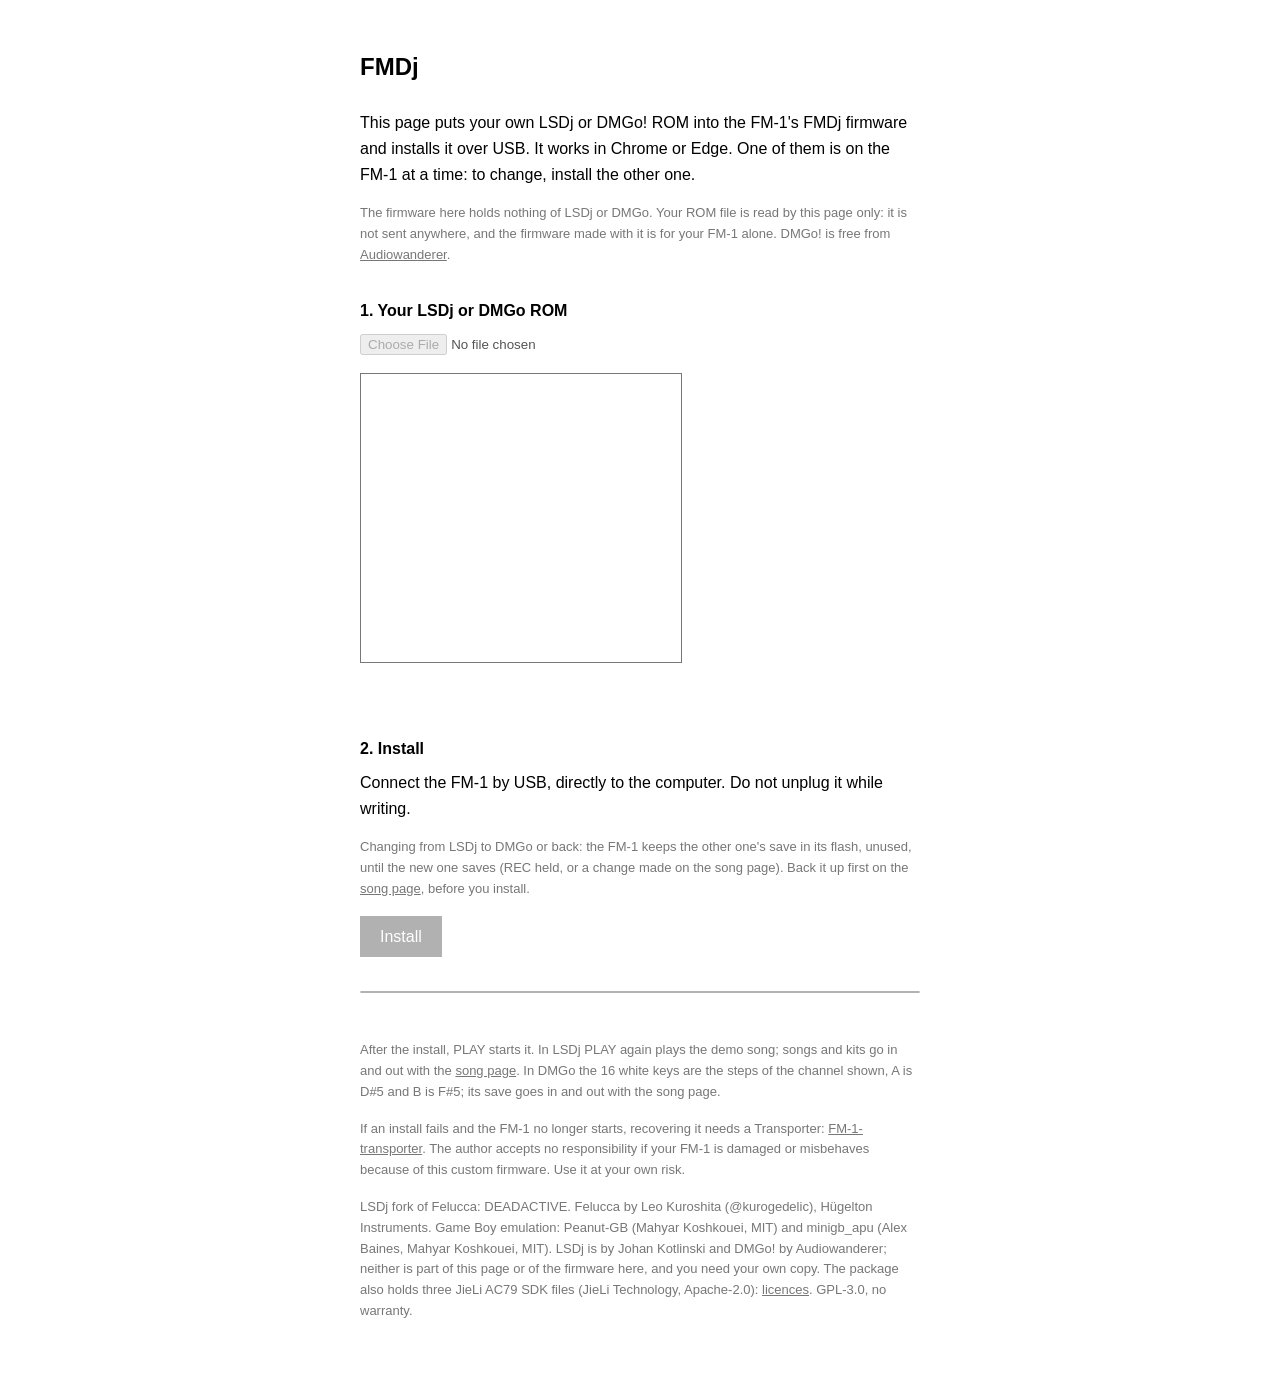
<file: web/lsdj_install.html>
<!doctype html>
<!-- SPDX-License-Identifier: GPL-3.0-only
     LSDj fork: 2026 DEADACTIVE -->
<html lang="en">
<head>
<meta charset="utf-8">
<meta name="viewport" content="width=device-width, initial-scale=1">
<title>FMDj: install</title>
<style>
  :root { --bg: #fff; --fg: #000; --dim: #777; }
  @media (prefers-color-scheme: dark) { :root { --bg: #000; --fg: #fff; --dim: #888; } }
  body { margin: 0; background: var(--bg); color: var(--fg);
         font: 16px/1.6 -apple-system, BlinkMacSystemFont, "Helvetica Neue", Arial, sans-serif; }
  main { max-width: 560px; margin: 0 auto; padding: 48px 16px; }
  h1 { font-size: 24px; font-weight: 600; margin: 0 0 24px; }
  h2 { font-size: 16px; font-weight: 600; margin: 32px 0 8px; }
  p { margin: 0 0 16px; }
  a { color: inherit; }
  button { font: inherit; background: var(--fg); color: var(--bg); border: 0; padding: 8px 20px; cursor: pointer; }
  button:disabled { opacity: .3; cursor: default; }
  .small { color: var(--dim); font-size: 13px; }
  progress { width: 100%; height: 4px; }
  canvas { display: block; width: 320px; height: 288px; margin: 16px 0; image-rendering: pixelated; border: 1px solid var(--dim); }
  #rom-status, #status { min-height: 1.6em; }
  pre { color: var(--dim); font-size: 12px; white-space: pre-wrap; margin-top: 16px; }
</style>
</head>
<body>
<main>
  <h1>FMDj</h1>
  <p>This page puts your own LSDj or DMGo! ROM into the FM-1's FMDj firmware and installs it over USB. It works in
     Chrome or Edge. One of them is on the FM-1 at a time: to change, install the other one.</p>
  <p class="small">The firmware here holds nothing of LSDj or DMGo. Your ROM file is read by this page only: it is
     not sent anywhere, and the firmware made with it is for your FM-1 alone. DMGo! is free from
     <a href="https://audiowanderer.com/AW/drum-machina-go-or/" target="_blank" rel="noopener">Audiowanderer</a>.</p>

  <h2>1. Your LSDj or DMGo ROM</h2>
  <p><input id="rom" type="file" accept=".gb,.gbc" disabled></p>
  <canvas id="screen" width="160" height="144" hidden></canvas>
  <progress id="rom-bar" max="100" value="0" hidden></progress>
  <p id="rom-status"></p>

  <h2>2. Install</h2>
  <p>Connect the FM-1 by USB, directly to the computer. Do not unplug it while writing.</p>
  <p class="small">Changing from LSDj to DMGo or back: the FM-1 keeps the other one's save in its flash, unused,
     until the new one saves (REC held, or a change made on the song page). Back it up first on the
     <a href="../lsdj/">song page</a>, before you install.</p>
  <p><button id="go" disabled>Install</button></p>
  <progress id="bar" max="100" value="0"></progress>
  <p id="status"></p>
  <p class="small">After the install, PLAY starts it. In LSDj PLAY again plays the demo song; songs and kits go in
     and out with the <a href="../lsdj/">song page</a>. In DMGo the 16 white keys are the steps of the channel shown,
     A is D#5 and B is F#5; its save goes in and out with the song page.</p>
  <p class="small">If an install fails and the FM-1 no longer starts, recovering it needs a Transporter:
     <a href="https://github.com/kurogedelic/FM-1-transporter" target="_blank" rel="noopener">FM-1-transporter</a>.
     The author accepts no responsibility if your FM-1 is damaged or misbehaves because of this custom firmware.
     Use it at your own risk.</p>
  <pre id="log"></pre>

  <p class="small">LSDj fork of Felucca: DEADACTIVE. Felucca by Leo Kuroshita (@kurogedelic), Hügelton Instruments.
     Game Boy emulation: Peanut-GB (Mahyar Koshkouei, MIT) and minigb_apu (Alex Baines, Mahyar Koshkouei, MIT).
     LSDj is by Johan Kotlinski and DMGo! by Audiowanderer; neither is part of this page or of the firmware here,
     and you need your own copy.
     The package also holds three JieLi AC79 SDK files (JieLi Technology, Apache-2.0):
     <a href="../../firmware/LICENSES/">licences</a>. GPL-3.0, no warranty.</p>
</main>
<script type="module">
/*LIB*/
const $ = (id) => document.getElementById(id);
const meta = /*META*/;
const TEXT = {
  start: "Starting", verify: "Verifying", loader: "Switching to update mode", write: "Writing", reboot: "Restarting",
  done: "Done. Press PLAY on the FM-1 to start it.", stopped: "Stopped. Replug the USB cable and press Install again.",
  error: "Error: ",
  denied: "MIDI (SysEx) access was not allowed. Allow MIDI in the site settings (address bar) and press Install again.",
  notfound: "FM-1 not found. Check the USB cable (a data cable), close other apps that use MIDI, and press Install again.",
  model: "The connected device is not an FM-1.",
  lost: "The USB connection was lost. Replug it and press Install again.",
  noloader: "The FM-1 in update mode was not found. Replug the USB cable and press Install again (it stays in update mode until it is finished).",
  noreturn: "The FM-1 did not come back. Power-cycle it.",
  mismatch: "Written, but the FM-1 reports another version: ",
};
const say = (t) => { $("status").textContent = t; };
const romSay = (t) => { $("rom-status").textContent = t; };
const log = (t) => { $("log").textContent += t + "\n"; };
const SHADE = [0xE8, 0xA0, 0x58, 0x10];
let base = null, emu = null, image = null, writing = false, busy = false, epoch = 0;

const lock = () => { $("go").disabled = writing || busy || !image; $("rom").disabled = writing || busy || !base; };
window.addEventListener("beforeunload", (e) => { if (writing) { e.preventDefault(); e.returnValue = "Writing. Do not close the page."; } });

function draw() {
  const ctx = $("screen").getContext("2d"), img = ctx.createImageData(160, 144), px = emu.screen();
  for (let i = 0; i < px.length; i++) {
    const v = SHADE[px[i] & 3];
    img.data[4 * i] = v; img.data[4 * i + 1] = v; img.data[4 * i + 2] = v; img.data[4 * i + 3] = 255;
  }
  ctx.putImageData(img, 0, 0);
}

(async () => {
  if (!navigator.requestMIDIAccess) { romSay("This browser cannot do it. Open the page in Chrome or Edge."); return; }
  try {
    const [p, w] = await Promise.all([fetch(meta.pkg), fetch(meta.wasm)]);
    if (!p.ok || !w.ok) throw new Error(`HTTP ${p.ok ? w.status : p.status}`);
    const pkg = new Uint8Array(await p.arrayBuffer());
    if (productOf(pkg) !== meta.product) throw new Error("the firmware file is damaged; reload the page");
    baseInfo(new Package(pkg));
    emu = await loadEmu(await w.arrayBuffer());
    base = pkg;
    romSay(`Firmware ${meta.version} loaded. Choose your LSDj or DMGo ROM file (.gb).`);
  } catch (e) { romSay("Could not load: " + e.message); }
  lock();
})();

$("rom").addEventListener("change", async () => {
  const file = $("rom").files[0], mine = ++epoch;
  image = null;
  if (!file || !base) { lock(); return; }
  busy = true;
  lock();
  $("screen").hidden = false;
  $("rom-bar").hidden = false;
  $("rom-bar").value = 0;
  say("");
  try {
    const rom = new Uint8Array(await file.arrayBuffer()), info = baseInfo(new Package(base));
    const parts = { "LSDj's first start": [0, 8], "typing the demo song": [8, 90], "playing it": [98, 2],
                    "DMGo's first start": [0, 40], "playing a step": [40, 60] };
    const cart = await makeCart(emu, rom, meta.demo, info.room, (what, done, total) => {
      const [at, share] = parts[what];
      $("rom-bar").value = at + share * done / total;
      romSay(`Checking the ROM in the emulator: ${what} ...`);
      draw();
    }, () => new Promise((r) => setTimeout(r)));
    const pkg = withCart(base, cart);
    if (mine !== epoch) return;
    image = logicalImage(pkg);
    $("rom-bar").value = 100;
    romSay(`${file.name}: it runs. Its ${cart.length.toLocaleString()} bytes fit (${info.room.toLocaleString()} are free). Ready to install.`);
  } catch (e) {
    if (mine !== epoch) return;
    $("rom-bar").hidden = true;
    romSay(e.message);
  }
  busy = false;
  lock();
});

$("go").addEventListener("click", async () => {
  if (writing || !image) return;
  writing = true;
  lock();
  let midi;
  try { midi = await navigator.requestMIDIAccess({ sysex: true }); }
  catch (e) { say(TEXT.denied); writing = false; lock(); return; }
  try {
    const up = new Updater(midi, log), total = 74 + 1167;
    const step = (k, a) => {
      log(`${k} ${a ?? ""}`);
      if (TEXT[k] && k !== "done") say(TEXT[k]);
      if (k === "verify") $("bar").value = (a / total) * 100;
      if (k === "write") $("bar").value = ((74 + a) / total) * 100;
      if (k === "done") { $("bar").value = 100; say(TEXT.done); }
    };
    const ota = await up.find((id) => /^ota-/i.test(id.model));
    if (ota) {
      ota.link.close();
      say((await up.resume(image, step, meta.product)) ? TEXT.done : TEXT.stopped);
    } else {
      await up.install(image, meta.product, step);
    }
  } catch (e) {
    say(e && e.code && TEXT[e.code] ? TEXT[e.code] + (e.detail || "") : TEXT.error + (e && e.message));
    log(String(e && e.stack || e));
  }
  writing = false;
  lock();
});
</script>
</body>
</html>
</file>
<file: webapp/lsdj-sim/sim.css>
/* SPDX-License-Identifier: GPL-3.0-only
 * LSDj fork: 2026 DEADACTIVE (the device's parts after Hortator's simulator, web/sim/sim.css) */
/* The FM-1 panel in the original Game Boy's colours: a light grey body, a blue-grey bezel with its two stripes around
 * a pea-green screen, charcoal knobs and direction buttons, magenta A and B, navy italic print. Positions and sizes
 * come from layout.js (the FM-1's own); only the look is here. */
:root {
  --page: #2c2d33;
  --ink: #e8e6df;
  --dim: #a3a199;
  --body: #c9c5bd;
  --body-hi: #dbd7cf;
  --body-lo: #aeaaa2;
  --tray: #bdb9b1;
  --bezel: #6d6f7c;
  --navy: #2b2f86;
  --magenta: #9a2257;
  --charcoal: #2a2a2f;
  --rubber: #8a8c95;
  --lcd-off: #7f8c2a;
  --print: "Gill Sans", "Gill Sans MT", "Trebuchet MS", "Helvetica Neue", Arial, sans-serif;
  color-scheme: dark;
}
* { box-sizing: border-box; }
[hidden] { display: none !important; }
body { margin: 0; background: var(--page); color: var(--ink); font: 16px/1.5 -apple-system, BlinkMacSystemFont, "Helvetica Neue", Arial, sans-serif; }
main { max-width: 1040px; margin: 0 auto; padding: 28px 16px 48px; }
h1 { font: italic 700 30px/1.1 var(--print); margin: 0 0 6px; letter-spacing: .01em; }
h1 i { color: #d85a94; }
h1 span { font: 600 13px/1 var(--print); letter-spacing: .18em; text-transform: uppercase; color: var(--dim); margin-left: 8px; }
h2 { font: italic 700 18px/1.2 var(--print); margin: 32px 0 8px; }
.lead { margin: 0 0 20px; color: var(--dim); }
.small { font-size: 13px; color: var(--dim); }
.note { min-height: 1.5em; color: #ffd27a; margin: 10px 0 0; }
a { color: inherit; }
.setup { margin-top: 8px; }
.setup p { margin: 0 0 10px; }
.file input { margin-left: 8px; }
progress { width: 100%; max-width: 420px; height: 6px; display: block; margin: 0 0 10px; }
button.link, label.link { background: none; border: 0; padding: 0; margin-right: 18px; font: inherit; color: var(--dim); text-decoration: underline; cursor: pointer; }
label.link { text-decoration: none; }
table { border-collapse: collapse; width: 100%; max-width: 760px; font-size: 14px; }
th, td { text-align: left; padding: 5px 14px 5px 0; border-bottom: 1px solid #44454d; vertical-align: top; }
th { font: 600 12px/1.4 var(--print); letter-spacing: .1em; text-transform: uppercase; color: var(--dim); }
footer { margin-top: 36px; }

/* ---- the device: drawn at its design size, scaled to fit (app.js sets --scale and the layout) */
.stage { display: flex; justify-content: center; padding-top: 18px; }
.fit { position: relative; }
.device {
  position: absolute; left: 0; top: 0; transform-origin: 0 0; transform: scale(var(--scale, 1));
  background: linear-gradient(168deg, var(--body-hi), var(--body) 38%, var(--body-lo));
  border-radius: 26px 26px 96px 26px;                 /* the Game Boy's one big corner */
  box-shadow: 0 2px 0 rgba(255, 255, 255, .55) inset, 0 -3px 0 rgba(0, 0, 0, .18) inset, 0 20px 44px rgba(0, 0, 0, .55);
  touch-action: none; user-select: none; -webkit-user-select: none; -webkit-touch-callout: none;
}
.device.phone { border-radius: 22px 22px 64px 22px; }
.device > * { position: absolute; }
.device::before {                                     /* the groove across the top, with its two notches */
  content: ""; left: 0; right: 0; top: 17px; height: 3px;
  background: linear-gradient(rgba(0, 0, 0, .22), rgba(255, 255, 255, .5));
}
.device.phone::before { display: none; }
.tray { background: var(--tray); border-radius: 16px; box-shadow: 0 2px 4px rgba(0, 0, 0, .28) inset, 0 1px 0 rgba(255, 255, 255, .5); }
.tray.keybed { border-radius: 22px 22px 70px 22px; }
.device.phone .tray.keybed { border-radius: 16px 16px 48px 16px; }

/* the screen: its bezel, the stripes and the print across the top, the power lamp */
.bezel {
  background: linear-gradient(175deg, #7a7c8a, var(--bezel) 30%, #5d5f6b);
  border-radius: 12px 12px 44px 12px;
  box-shadow: 0 2px 3px rgba(0, 0, 0, .45), 0 1px 0 rgba(255, 255, 255, .25) inset;
}
.bezel .stripes { position: absolute; left: 14px; right: 14px; top: 7px; height: 9px;
  background: linear-gradient(var(--magenta) 0 2px, transparent 2px 6px, var(--navy) 6px 8px, transparent 8px); }
.bezel .print { position: absolute; left: 50%; top: 4px; transform: translateX(-50%); padding: 0 8px; background: #6f717e;
  font: 600 9px/14px var(--print); letter-spacing: .14em; color: #d8d8e0; white-space: nowrap; }
.bezel .lamp { position: absolute; left: 9px; top: 42%; width: 9px; height: 9px; border-radius: 50%;
  background: #4a2028; box-shadow: 0 1px 1px rgba(0, 0, 0, .5) inset; }
.bezel .lamp-print { position: absolute; left: 1px; top: calc(42% + 13px); width: 26px; text-align: center;
  font: 600 6px/1 var(--print); letter-spacing: .08em; color: #d8d8e0; }
.device.on .bezel .lamp { background: #ff2a3c; box-shadow: 0 0 7px 2px rgba(255, 50, 60, .75); }
.device.phone .bezel .lamp, .device.phone .bezel .lamp-print, .device.phone .bezel .print, .device.phone .bezel .stripes { display: none; }
canvas.lcd { image-rendering: pixelated; image-rendering: crisp-edges; border-radius: 3px; background: var(--lcd-off);
  box-shadow: 0 0 0 3px #4f5160, 0 2px 6px rgba(0, 0, 0, .5) inset; }
.device.off canvas.lcd { filter: saturate(.6) brightness(.8); }

/* the print on the body: the FM-1's name for a control, and under it what it is to the Game Boy */
.lbl { font: italic 600 12px/1 var(--print); letter-spacing: .06em; color: var(--navy); text-align: center; pointer-events: none; white-space: nowrap; }
.lbl .gb { display: block; margin-top: 3px; font: 600 11px/1 var(--print); font-style: normal; color: var(--magenta); letter-spacing: .04em; }
.lbl.idle { opacity: .45; }

/* the knobs: charcoal, like the direction pad */
.enc { border-radius: 50%; cursor: ns-resize; }
.enc .skirt { position: absolute; inset: 0; border-radius: 50%;
  background: radial-gradient(circle at 38% 32%, #56565e, var(--charcoal) 72%); box-shadow: 0 3px 5px rgba(0, 0, 0, .45), 0 0 0 3px rgba(0, 0, 0, .08); }
.enc .cap { position: absolute; inset: 7px; border-radius: 50%;
  background: repeating-conic-gradient(#303036 0 5deg, #3a3a41 5deg 10deg); transform: rotate(var(--turn, 0deg)); }
.enc .cap::after { content: ""; position: absolute; left: 50%; top: 3px; width: 3px; height: 11px; margin-left: -1.5px; border-radius: 2px; background: #e8e6df; }
.enc.idle { opacity: .5; }

/* the buttons */
.btn {
  border-radius: 9px; cursor: pointer;
  background: linear-gradient(180deg, #a2a4ad, var(--rubber));
  box-shadow: 0 2px 0 #5f6068, 0 3px 5px rgba(0, 0, 0, .35);
  display: flex; flex-direction: column; align-items: center; justify-content: center;
  font: 700 11px/1.1 var(--print); letter-spacing: .04em; color: #f2f1ec; text-align: center;
}
.btn .gb { font: 700 10px/1 var(--print); color: #ffd9e8; margin-top: 3px; letter-spacing: .02em; }
.btn.dir { background: linear-gradient(180deg, #45454c, var(--charcoal)); box-shadow: 0 2px 0 #141417, 0 3px 5px rgba(0, 0, 0, .45); }
.btn.dir .gb { font-size: 14px; color: #e8e6df; }
.btn.pill { border-radius: 999px; background: linear-gradient(180deg, #9c9ea7, #7b7d86); box-shadow: 0 2px 0 #55565e, 0 3px 5px rgba(0, 0, 0, .35); }
.btn.idle { opacity: .55; }
.btn.down { transform: translateY(2px); box-shadow: 0 0 0 #000, 0 1px 2px rgba(0, 0, 0, .5); }
.btn.latched { outline: 2px dashed var(--navy); outline-offset: 3px; }

/* the keys: two of them are the Game Boy's A and B */
.key { border-radius: 999px; cursor: pointer; background: linear-gradient(180deg, #e3dfd7, #cfcbc3); box-shadow: 0 2px 0 #96928a, 0 3px 5px rgba(0, 0, 0, .3); }
.key.black { background: linear-gradient(180deg, #55555c, #3a3a40); box-shadow: 0 2px 0 #1b1b1f, 0 3px 5px rgba(0, 0, 0, .4); }
.key.idle { opacity: .5; }
.key.ab { background: radial-gradient(circle at 40% 28%, #c2437c, var(--magenta) 62%); box-shadow: 0 2px 0 #5c1233, 0 3px 6px rgba(0, 0, 0, .45);
  display: flex; align-items: center; justify-content: center; font: 700 26px/1 var(--print); color: #f6dbe7; }
.device.phone .key.ab { font-size: 13px; }
.key.step { display: flex; align-items: flex-end; justify-content: center; padding-bottom: 12%; box-sizing: border-box;
  font: 700 14px/1 var(--print); color: #77736b; }                       /* DMGo: the white keys are its steps */
.device.phone .key.step { font-size: 9px; }
.key.down { transform: translateY(2px); box-shadow: 0 0 0 #000, 0 1px 2px rgba(0, 0, 0, .5); }

.hint { position: absolute; left: 0; right: 0; text-align: center; pointer-events: none; display: none;
  font: 600 11px/1 ui-monospace, SFMono-Regular, Menlo, monospace; color: var(--navy); }
.show-hints .hint { display: block; }
.btn .hint { bottom: -15px; }
.key .hint { bottom: 8px; color: #f6dbe7; }
.device.phone .hint { display: none; }

/* the power switch: on the top edge, where the Game Boy has its own */
.power { border: 0; padding: 0; cursor: pointer; border-radius: 5px; background: #8f8b84; box-shadow: 0 2px 2px rgba(0, 0, 0, .45) inset; }
.power::after { content: ""; position: absolute; top: 3px; bottom: 3px; left: 3px; width: 46%; border-radius: 3px;
  background: repeating-linear-gradient(90deg, #d9d5cd 0 2px, #b3afa7 2px 4px); box-shadow: 0 1px 2px rgba(0, 0, 0, .5); transition: left .12s; }
.power.on::after { left: calc(54% - 3px); }
.power:disabled { cursor: default; opacity: .6; }
.power-print { font: 600 9px/1 var(--print); letter-spacing: .1em; color: var(--navy); white-space: nowrap; pointer-events: none; }
.power.ready { animation: nudge 1.1s ease-in-out infinite; }
@keyframes nudge { 50% { box-shadow: 0 2px 2px rgba(0, 0, 0, .45) inset, 0 0 0 4px rgba(154, 34, 87, .45); } }
@media (prefers-reduced-motion: reduce) { .power.ready { animation: none; } }
.device :focus-visible { outline: 2px dashed var(--navy); outline-offset: 3px; }

/* ---- songs and saves (the song page's code against the simulator: songs.js) */
.songs p { margin: 0 0 10px; }
.act { display: inline-block; margin: 0 8px 8px 0; padding: 6px 14px; border: 0; border-radius: 999px; cursor: pointer;
  background: var(--magenta); color: #fbe6ef; font: 600 13px/1.3 var(--print); letter-spacing: .03em; }
.act:hover { filter: brightness(1.12); }
.act[disabled], .act.off { opacity: .45; cursor: default; pointer-events: none; }
#songs-table { max-width: 620px; margin-bottom: 10px; }
#songs-table td.name { font: 600 14px/1.4 ui-monospace, SFMono-Regular, Menlo, monospace; }
#songs-table td.do { text-align: right; white-space: nowrap; }
#songs-table button { background: none; border: 0; padding: 0; margin-left: 14px; font: inherit; color: var(--ink); text-decoration: underline; cursor: pointer; }
#songs-table button[disabled] { opacity: .45; cursor: default; }
</file>
<file: fmdj.css>
/* SPDX-License-Identifier: GPL-3.0-only
 * LSDj fork: 2026 DEADACTIVE */
/* The FMDj landing page: the simulator's look (webapp/lsdj-sim/sim.css: the page, the device, the table), and here
 * only what this page adds: the name large, the links as the simulator's magenta buttons, the galleries of LSDj's and
 * DMGo's screens under the device, the sections (LSDj and DMGo side by side when there is room). */
.hero { text-align: center; }
.hero h1 { font-size: 56px; margin-bottom: 4px; }
.hero .lead { font-size: 18px; margin-bottom: 14px; }
.go { display: flex; flex-wrap: wrap; justify-content: center; }
a.act { text-decoration: none; }

/* the device is a picture here */
.device, .device * { cursor: default; }

/* the galleries: each program's screens under its name, the one on the device marked */
.shots { margin-top: 28px; }
.shots h3 { font: italic 700 16px/1.2 var(--print); margin: 0 0 10px; }
.shots .prog + .prog { margin-top: 22px; }
.shots .prog .small { text-align: left; margin-top: 8px; }
.gallery { list-style: none; margin: 0; padding: 0; display: grid; gap: 14px 12px;
  grid-template-columns: repeat(auto-fill, minmax(100px, 1fr)); }
.gallery li { text-align: center; font: 600 11px/1 var(--print); letter-spacing: .12em; color: var(--dim); }
.gallery button { display: block; width: 100%; padding: 0; margin: 0 0 6px; border: 0; border-radius: 4px; cursor: pointer;
  background: var(--lcd-off); box-shadow: 0 0 0 3px #4f5160; }
.gallery button[aria-pressed="true"] { box-shadow: 0 0 0 3px var(--magenta); }
.gallery button:focus-visible { outline: 2px dashed var(--ink); outline-offset: 5px; }
.gallery img { display: block; width: 100%; height: auto; border-radius: 4px; image-rendering: pixelated; }
.shots .small { text-align: center; margin: 12px 0 0; }

.toc { display: flex; flex-wrap: wrap; justify-content: center; gap: 4px 18px; margin-top: 24px; font: 600 13px/1.4 var(--print);
  letter-spacing: .08em; text-transform: uppercase; }
.toc a { color: var(--dim); }
section { margin-top: 8px; }
h3 { font: italic 700 15px/1.3 var(--print); margin: 22px 0 6px; }
.two { display: grid; grid-template-columns: 1fr 1fr; gap: 0 32px; }
.two > section { min-width: 0; }
.wide { overflow-x: auto; max-width: 760px; }
section p { max-width: 760px; }
.steps { padding-left: 22px; max-width: 760px; }
.steps li { margin-bottom: 6px; }
footer h2 { font-size: 15px; color: var(--ink); }
footer p { margin: 0 0 8px; }
@media (max-width: 760px) {
  .two { grid-template-columns: 1fr; }
}
@media (max-width: 520px) {
  .hero h1 { font-size: 42px; }
  th, td { padding-right: 8px; }
}
</file>
